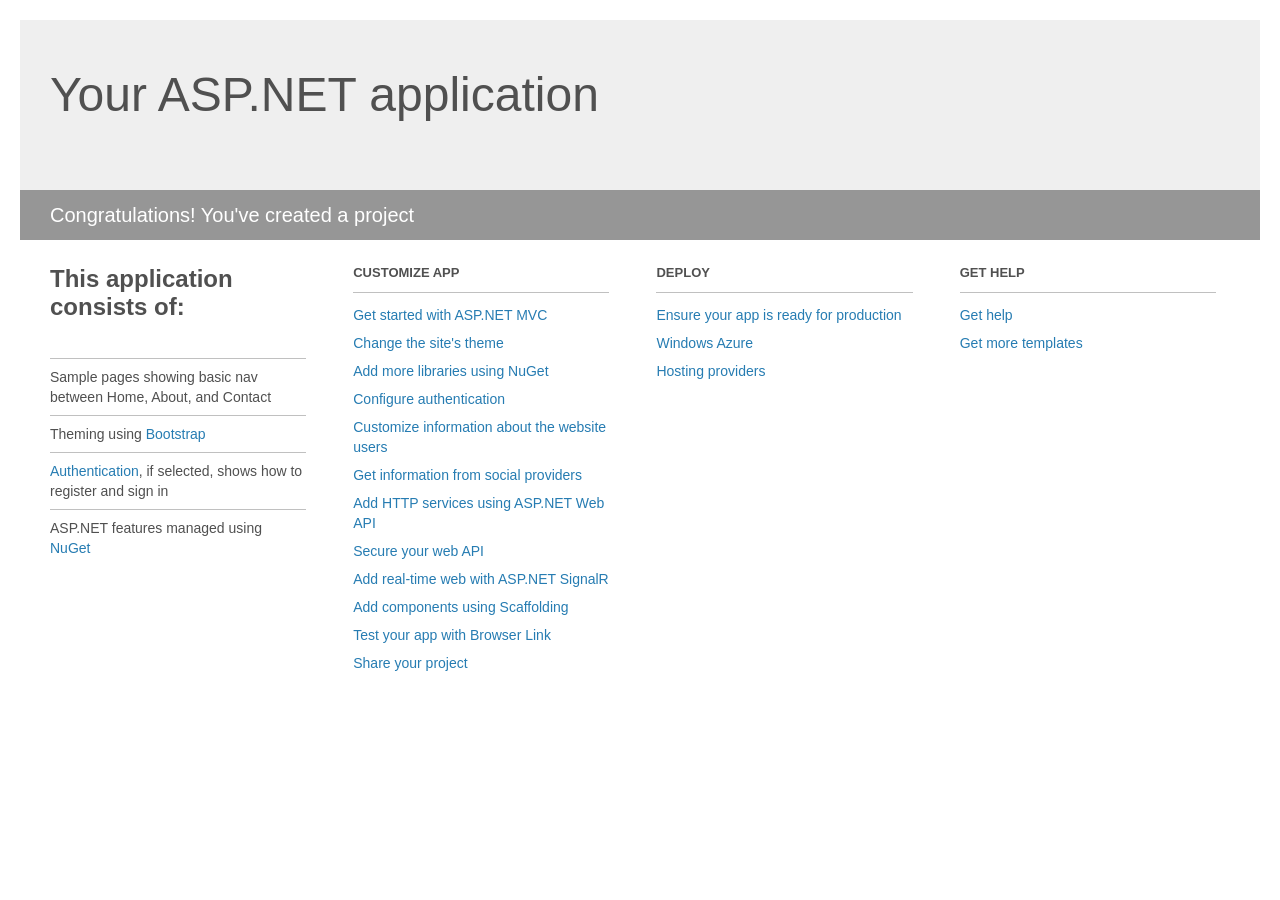
<file: EmployeeLeaveManagementApp/EmployeeLeaveManagementApp/Project_Readme.html>
﻿<!DOCTYPE html>
<html lang="en">
<head>
    <meta charset="utf-8" />
    <title>Your ASP.NET application</title>
    <style>
        body {
            background: #fff;
            color: #505050;
            font: 14px 'Segoe UI', tahoma, arial, helvetica, sans-serif;
            margin: 20px;
            padding: 0;
        }

        #header {
            background: #efefef;
            padding: 0;
        }

        h1 {
            font-size: 48px;
            font-weight: normal;
            margin: 0;
            padding: 0 30px;
            line-height: 150px;
        }

        p {
            font-size: 20px;
            color: #fff;
            background: #969696;
            padding: 0 30px;
            line-height: 50px;
        }

        #main {
            padding: 5px 30px;
        }

        .section {
            width: 21.7%;
            float: left;
            margin: 0 0 0 4%;
        }

            .section h2 {
                font-size: 13px;
                text-transform: uppercase;
                margin: 0;
                border-bottom: 1px solid silver;
                padding-bottom: 12px;
                margin-bottom: 8px;
            }

            .section.first {
                margin-left: 0;
            }

                .section.first h2 {
                    font-size: 24px;
                    text-transform: none;
                    margin-bottom: 25px;
                    border: none;
                }

                .section.first li {
                    border-top: 1px solid silver;
                    padding: 8px 0;
                }

            .section.last {
                margin-right: 0;
            }

        ul {
            list-style: none;
            padding: 0;
            margin: 0;
            line-height: 20px;
        }

        li {
            padding: 4px 0;
        }

        a {
            color: #267cb2;
            text-decoration: none;
        }

            a:hover {
                text-decoration: underline;
            }
    </style>
</head>
<body>

    <div id="header">
        <h1>Your ASP.NET application</h1>
        <p>Congratulations! You've created a project</p>
    </div>

    <div id="main">
        <div class="section first">
            <h2>This application consists of:</h2>
            <ul>
                <li>Sample pages showing basic nav between Home, About, and Contact</li>
                <li>Theming using <a href="http://go.microsoft.com/fwlink/?LinkID=320754">Bootstrap</a></li>
                <li><a href="http://go.microsoft.com/fwlink/?LinkID=320755">Authentication</a>, if selected, shows how to register and sign in</li>
                <li>ASP.NET features managed using <a href="http://go.microsoft.com/fwlink/?LinkID=320756">NuGet</a></li>
            </ul>
        </div>

        <div class="section">
            <h2>Customize app</h2>
            <ul>
                <li><a href="http://go.microsoft.com/fwlink/?LinkID=320757">Get started with ASP.NET MVC</a></li>
                <li><a href="http://go.microsoft.com/fwlink/?LinkID=320758">Change the site's theme</a></li>
                <li><a href="http://go.microsoft.com/fwlink/?LinkID=320759">Add more libraries using NuGet</a></li>
                <li><a href="http://go.microsoft.com/fwlink/?LinkID=320760">Configure authentication</a></li>
                <li><a href="http://go.microsoft.com/fwlink/?LinkID=320761">Customize information about the website users</a></li>
                <li><a href="http://go.microsoft.com/fwlink/?LinkID=320762">Get information from social providers</a></li>
                <li><a href="http://go.microsoft.com/fwlink/?LinkID=320763">Add HTTP services using ASP.NET Web API</a></li>
                <li><a href="http://go.microsoft.com/fwlink/?LinkID=320764">Secure your web API</a></li>
                <li><a href="http://go.microsoft.com/fwlink/?LinkID=320765">Add real-time web with ASP.NET SignalR</a></li>
                <li><a href="http://go.microsoft.com/fwlink/?LinkID=320766">Add components using Scaffolding</a></li>
                <li><a href="http://go.microsoft.com/fwlink/?LinkID=320767">Test your app with Browser Link</a></li>
                <li><a href="http://go.microsoft.com/fwlink/?LinkID=320768">Share your project</a></li>
            </ul>
        </div>

        <div class="section">
            <h2>Deploy</h2>
            <ul>
                <li><a href="http://go.microsoft.com/fwlink/?LinkID=320769">Ensure your app is ready for production</a></li>
                <li><a href="http://go.microsoft.com/fwlink/?LinkID=320770">Windows Azure</a></li>
                <li><a href="http://go.microsoft.com/fwlink/?LinkID=320771">Hosting providers</a></li>
            </ul>
        </div>

        <div class="section last">
            <h2>Get help</h2>
            <ul>
                <li><a href="http://go.microsoft.com/fwlink/?LinkID=320772">Get help</a></li>
                <li><a href="http://go.microsoft.com/fwlink/?LinkID=320773">Get more templates</a></li>
            </ul>
        </div>
    </div>

</body>
</html>
</file>
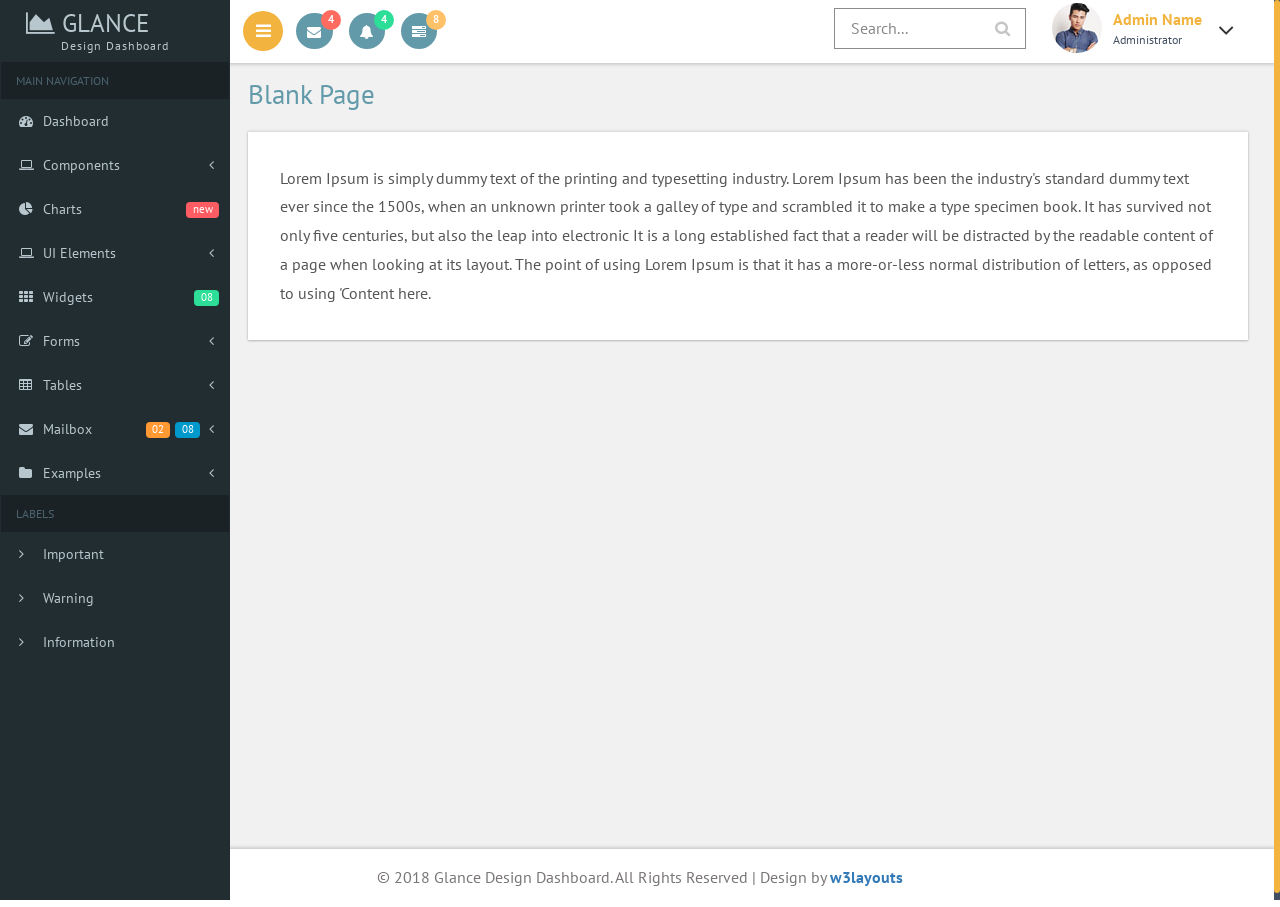
<file: EmployeeLeaveManagementApp/EmployeeLeaveManagementApp/theme/blank-page.html>
﻿<!--
Author: W3layouts
Author URL: http://w3layouts.com
License: Creative Commons Attribution 3.0 Unported
License URL: http://creativecommons.org/licenses/by/3.0/
-->
<!DOCTYPE HTML>
<html>
<head>
<title>Glance Design Dashboard an Admin Panel Category Flat Bootstrap Responsive Website Template | Blank Page :: w3layouts</title>
<meta name="viewport" content="width=device-width, initial-scale=1">
<meta http-equiv="Content-Type" content="text/html; charset=utf-8" />
<meta name="keywords" content="Glance Design Dashboard Responsive web template, Bootstrap Web Templates, Flat Web Templates, Android Compatible web template, 
SmartPhone Compatible web template, free WebDesigns for Nokia, Samsung, LG, SonyEricsson, Motorola web design" />
<script type="application/x-javascript"> addEventListener("load", function() { setTimeout(hideURLbar, 0); }, false); function hideURLbar(){ window.scrollTo(0,1); } </script>

<!-- Bootstrap Core CSS -->
<link href="css/bootstrap.css" rel='stylesheet' type='text/css' />

<!-- Custom CSS -->
<link href="css/style.css" rel='stylesheet' type='text/css' />

<!-- font-awesome icons CSS -->
<link href="css/font-awesome.css" rel="stylesheet"> 
<!-- //font-awesome icons CSS -->

 <!-- side nav css file -->
 <link href='css/SidebarNav.min.css' media='all' rel='stylesheet' type='text/css'/>
 <!-- side nav css file -->
 
 <!-- js-->
<script src="js/jquery-1.11.1.min.js"></script>
<script src="js/modernizr.custom.js"></script>

<!--webfonts-->
<link href="//fonts.googleapis.com/css?family=PT+Sans:400,400i,700,700i&amp;subset=cyrillic,cyrillic-ext,latin-ext" rel="stylesheet">
<!--//webfonts--> 

<!-- Metis Menu -->
<script src="js/metisMenu.min.js"></script>
<script src="js/custom.js"></script>
<link href="css/custom.css" rel="stylesheet">
<!--//Metis Menu -->

</head> 
<body class="cbp-spmenu-push">
	<div class="main-content">
	<div class="cbp-spmenu cbp-spmenu-vertical cbp-spmenu-left" id="cbp-spmenu-s1">
		<!--left-fixed -navigation-->
		<aside class="sidebar-left">
      <nav class="navbar navbar-inverse">
          <div class="navbar-header">
            <button type="button" class="navbar-toggle collapsed" data-toggle="collapse" data-target=".collapse" aria-expanded="false">
            <span class="sr-only">Toggle navigation</span>
            <span class="icon-bar"></span>
            <span class="icon-bar"></span>
            <span class="icon-bar"></span>
            </button>
            <h1><a class="navbar-brand" href="index.html"><span class="fa fa-area-chart"></span> Glance<span class="dashboard_text">Design dashboard</span></a></h1>
          </div>
          <div class="collapse navbar-collapse" id="bs-example-navbar-collapse-1">
            <ul class="sidebar-menu">
              <li class="header">MAIN NAVIGATION</li>
              <li class="treeview">
                <a href="index.html">
                <i class="fa fa-dashboard"></i> <span>Dashboard</span>
                </a>
              </li>
			  <li class="treeview">
                <a href="#">
                <i class="fa fa-laptop"></i>
                <span>Components</span>
                <i class="fa fa-angle-left pull-right"></i>
                </a>
                <ul class="treeview-menu">
                  <li><a href="grids.html"><i class="fa fa-angle-right"></i> Grids</a></li>
                  <li><a href="media.html"><i class="fa fa-angle-right"></i> Media Css</a></li>
                </ul>
              </li>
              <li class="treeview">
                <a href="charts.html">
                <i class="fa fa-pie-chart"></i>
                <span>Charts</span>
                <span class="label label-primary pull-right">new</span>
                </a>
              </li>
              <li class="treeview">
                <a href="#">
                <i class="fa fa-laptop"></i>
                <span>UI Elements</span>
                <i class="fa fa-angle-left pull-right"></i>
                </a>
                <ul class="treeview-menu">
                  <li><a href="general.html"><i class="fa fa-angle-right"></i> General</a></li>
                  <li><a href="icons.html"><i class="fa fa-angle-right"></i> Icons</a></li>
                  <li><a href="buttons.html"><i class="fa fa-angle-right"></i> Buttons</a></li>
                  <li><a href="typography.html"><i class="fa fa-angle-right"></i> Typography</a></li>
                </ul>
              </li>
			  <li>
                <a href="widgets.html">
                <i class="fa fa-th"></i> <span>Widgets</span>
                <small class="label pull-right label-info">08</small>
                </a>
              </li>
              <li class="treeview">
                <a href="#">
                <i class="fa fa-edit"></i> <span>Forms</span>
                <i class="fa fa-angle-left pull-right"></i>
                </a>
                <ul class="treeview-menu">
                  <li><a href="forms.html"><i class="fa fa-angle-right"></i> General Forms</a></li>
                  <li><a href="validation.html"><i class="fa fa-angle-right"></i> Form Validations</a></li>
                </ul>
              </li>
              <li class="treeview">
                <a href="#">
                <i class="fa fa-table"></i> <span>Tables</span>
                <i class="fa fa-angle-left pull-right"></i>
                </a>
                <ul class="treeview-menu">
                  <li><a href="tables.html"><i class="fa fa-angle-right"></i> Simple tables</a></li>
                </ul>
              </li>
              <li class="treeview">
                <a href="#">
                <i class="fa fa-envelope"></i> <span>Mailbox</span>
                <i class="fa fa-angle-left pull-right"></i><small class="label pull-right label-info1">08</small><span class="label label-primary1 pull-right">02</span></a>
                <ul class="treeview-menu">
                  <li><a href="inbox.html"><i class="fa fa-angle-right"></i> Mail Inbox</a></li>
                  <li><a href="compose.html"><i class="fa fa-angle-right"></i> Compose Mail </a></li>
                </ul>
              </li>
              <li class="treeview">
                <a href="#">
                <i class="fa fa-folder"></i> <span>Examples</span>
                <i class="fa fa-angle-left pull-right"></i>
                </a>
                <ul class="treeview-menu">
                  <li><a href="login.html"><i class="fa fa-angle-right"></i> Login</a></li>
                  <li><a href="signup.html"><i class="fa fa-angle-right"></i> Register</a></li>
                  <li><a href="404.html"><i class="fa fa-angle-right"></i> 404 Error</a></li>
                  <li><a href="500.html"><i class="fa fa-angle-right"></i> 500 Error</a></li>
                  <li><a href="blank-page.html"><i class="fa fa-angle-right"></i> Blank Page</a></li>
                </ul>
              </li>
              <li class="header">LABELS</li>
              <li><a href="#"><i class="fa fa-angle-right text-red"></i> <span>Important</span></a></li>
              <li><a href="#"><i class="fa fa-angle-right text-yellow"></i> <span>Warning</span></a></li>
              <li><a href="#"><i class="fa fa-angle-right text-aqua"></i> <span>Information</span></a></li>
            </ul>
          </div>
          <!-- /.navbar-collapse -->
      </nav>
    </aside>
	</div>
		<!--left-fixed -navigation-->
		
		<!-- header-starts -->
		<div class="sticky-header header-section ">
			<div class="header-left">
				
				<!--toggle button start-->
				<button id="showLeftPush"><i class="fa fa-bars"></i></button>
				<!--toggle button end-->
				<div class="profile_details_left"><!--notifications of menu start -->
					<ul class="nofitications-dropdown">
						<li class="dropdown head-dpdn">
							<a href="#" class="dropdown-toggle" data-toggle="dropdown" aria-expanded="false"><i class="fa fa-envelope"></i><span class="badge">4</span></a>
							<ul class="dropdown-menu">
								<li>
									<div class="notification_header">
										<h3>You have 3 new messages</h3>
									</div>
								</li>
								<li><a href="#">
								   <div class="user_img"><img src="images/1.jpg" alt=""></div>
								   <div class="notification_desc">
									<p>Lorem ipsum dolor amet</p>
									<p><span>1 hour ago</span></p>
									</div>
								   <div class="clearfix"></div>	
								</a></li>
								<li class="odd"><a href="#">
									<div class="user_img"><img src="images/4.jpg" alt=""></div>
								   <div class="notification_desc">
									<p>Lorem ipsum dolor amet </p>
									<p><span>1 hour ago</span></p>
									</div>
								  <div class="clearfix"></div>	
								</a></li>
								<li><a href="#">
								   <div class="user_img"><img src="images/3.jpg" alt=""></div>
								   <div class="notification_desc">
									<p>Lorem ipsum dolor amet </p>
									<p><span>1 hour ago</span></p>
									</div>
								   <div class="clearfix"></div>	
								</a></li>
								<li>
									<div class="notification_bottom">
										<a href="#">See all messages</a>
									</div> 
								</li>
							</ul>
						</li>
						<li class="dropdown head-dpdn">
							<a href="#" class="dropdown-toggle" data-toggle="dropdown" aria-expanded="false"><i class="fa fa-bell"></i><span class="badge blue">4</span></a>
							<ul class="dropdown-menu">
								<li>
									<div class="notification_header">
										<h3>You have 3 new notification</h3>
									</div>
								</li>
								<li><a href="#">
									<div class="user_img"><img src="images/4.jpg" alt=""></div>
								   <div class="notification_desc">
									<p>Lorem ipsum dolor amet</p>
									<p><span>1 hour ago</span></p>
									</div>
								  <div class="clearfix"></div>	
								 </a></li>
								 <li class="odd"><a href="#">
									<div class="user_img"><img src="images/1.jpg" alt=""></div>
								   <div class="notification_desc">
									<p>Lorem ipsum dolor amet </p>
									<p><span>1 hour ago</span></p>
									</div>
								   <div class="clearfix"></div>	
								 </a></li>
								 <li><a href="#">
									<div class="user_img"><img src="images/3.jpg" alt=""></div>
								   <div class="notification_desc">
									<p>Lorem ipsum dolor amet </p>
									<p><span>1 hour ago</span></p>
									</div>
								   <div class="clearfix"></div>	
								 </a></li>
								 <li>
									<div class="notification_bottom">
										<a href="#">See all notifications</a>
									</div> 
								</li>
							</ul>
						</li>	
						<li class="dropdown head-dpdn">
							<a href="#" class="dropdown-toggle" data-toggle="dropdown" aria-expanded="false"><i class="fa fa-tasks"></i><span class="badge blue1">8</span></a>
							<ul class="dropdown-menu">
								<li>
									<div class="notification_header">
										<h3>You have 8 pending task</h3>
									</div>
								</li>
								<li><a href="#">
									<div class="task-info">
										<span class="task-desc">Database update</span><span class="percentage">40%</span>
										<div class="clearfix"></div>	
									</div>
									<div class="progress progress-striped active">
										<div class="bar yellow" style="width:40%;"></div>
									</div>
								</a></li>
								<li><a href="#">
									<div class="task-info">
										<span class="task-desc">Dashboard done</span><span class="percentage">90%</span>
									   <div class="clearfix"></div>	
									</div>
									<div class="progress progress-striped active">
										 <div class="bar green" style="width:90%;"></div>
									</div>
								</a></li>
								<li><a href="#">
									<div class="task-info">
										<span class="task-desc">Mobile App</span><span class="percentage">33%</span>
										<div class="clearfix"></div>	
									</div>
								   <div class="progress progress-striped active">
										 <div class="bar red" style="width: 33%;"></div>
									</div>
								</a></li>
								<li><a href="#">
									<div class="task-info">
										<span class="task-desc">Issues fixed</span><span class="percentage">80%</span>
									   <div class="clearfix"></div>	
									</div>
									<div class="progress progress-striped active">
										 <div class="bar  blue" style="width: 80%;"></div>
									</div>
								</a></li>
								<li>
									<div class="notification_bottom">
										<a href="#">See all pending tasks</a>
									</div> 
								</li>
							</ul>
						</li>	
					</ul>
				    <div class="clearfix"> </div>
				</div>
			    <!--notification menu end -->
			    <div class="clearfix"> </div>
			</div>
            

		    <div class="header-right">
				<!--search-box-->
				<div class="search-box">
					<form class="input">
						<input class="sb-search-input input__field--madoka" placeholder="Search..." type="search" id="input-31" />
						<label class="input__label" for="input-31">
							<svg class="graphic" width="100%" height="100%" viewBox="0 0 404 77" preserveAspectRatio="none">
								<path d="m0,0l404,0l0,77l-404,0l0,-77z"/>
							</svg>
						</label>
					</form>
				</div><!--//end-search-box-->
				
				<div class="profile_details">		
					<ul>
						<li class="dropdown profile_details_drop">
							<a href="#" class="dropdown-toggle" data-toggle="dropdown" aria-expanded="false">
								<div class="profile_img">	
									<span class="prfil-img"><img src="images/2.jpg" alt=""> </span> 
									<div class="user-name">
										<p>Admin Name</p>
										<span>Administrator</span>
									</div>
									<i class="fa fa-angle-down lnr"></i>
									<i class="fa fa-angle-up lnr"></i>
									<div class="clearfix"></div>	
								</div>	
							</a>
							<ul class="dropdown-menu drp-mnu">
								<li> <a href="#"><i class="fa fa-cog"></i> Settings</a> </li> 
								<li> <a href="#"><i class="fa fa-user"></i> My Account</a> </li>
								<li> <a href="#"><i class="fa fa-suitcase"></i> Profile</a> </li> 
								<li> <a href="#"><i class="fa fa-sign-out"></i> Logout</a> </li>
							</ul>
						</li>
					</ul>
				</div>
				<div class="clearfix"> </div>				
			</div>
			<div class="clearfix"> </div>	
		</div>
		<!-- //header-ends -->
		<!-- main content start-->
		<div id="page-wrapper">
			<div class="main-page">
				<h2 class="title1">Blank Page</h2>
				<div class="blank-page widget-shadow scroll" id="style-2 div1">
					<p>Lorem Ipsum is simply dummy text of the printing and typesetting industry. Lorem Ipsum has been the industry's standard dummy text ever since the 1500s, when an unknown printer took a galley of type and scrambled it to make a type specimen book. It has survived not only five centuries, but also the leap into electronic 
						It is a long established fact that a reader will be distracted by the readable content of a page when looking at its layout. The point of using Lorem Ipsum is that it has a more-or-less normal distribution of letters, as opposed to using 'Content here.
					</p>
				</div>
			</div>
		</div>
		<!--footer-->
		<div class="footer">
		   <p>&copy; 2018 Glance Design Dashboard. All Rights Reserved | Design by <a href="https://w3layouts.com/" target="_blank">w3layouts</a></p>
	   </div>
        <!--//footer-->
	</div>
	
	<!-- side nav js -->
	<script src='js/SidebarNav.min.js' type='text/javascript'></script>
	<script>
      $('.sidebar-menu').SidebarNav()
    </script>
	<!-- //side nav js -->
	
	<!-- Classie --><!-- for toggle left push menu script -->
		<script src="js/classie.js"></script>
		<script>
			var menuLeft = document.getElementById( 'cbp-spmenu-s1' ),
				showLeftPush = document.getElementById( 'showLeftPush' ),
				body = document.body;
				
			showLeftPush.onclick = function() {
				classie.toggle( this, 'active' );
				classie.toggle( body, 'cbp-spmenu-push-toright' );
				classie.toggle( menuLeft, 'cbp-spmenu-open' );
				disableOther( 'showLeftPush' );
			};
			
			function disableOther( button ) {
				if( button !== 'showLeftPush' ) {
					classie.toggle( showLeftPush, 'disabled' );
				}
			}
		</script>
	<!-- //Classie --><!-- //for toggle left push menu script -->
	
	<!--scrolling js-->
	<script src="js/jquery.nicescroll.js"></script>
	<script src="js/scripts.js"></script>
	<!--//scrolling js-->
	
	<!-- Bootstrap Core JavaScript -->
   <script src="js/bootstrap.js"> </script>
   
</body>
</html>
</file>
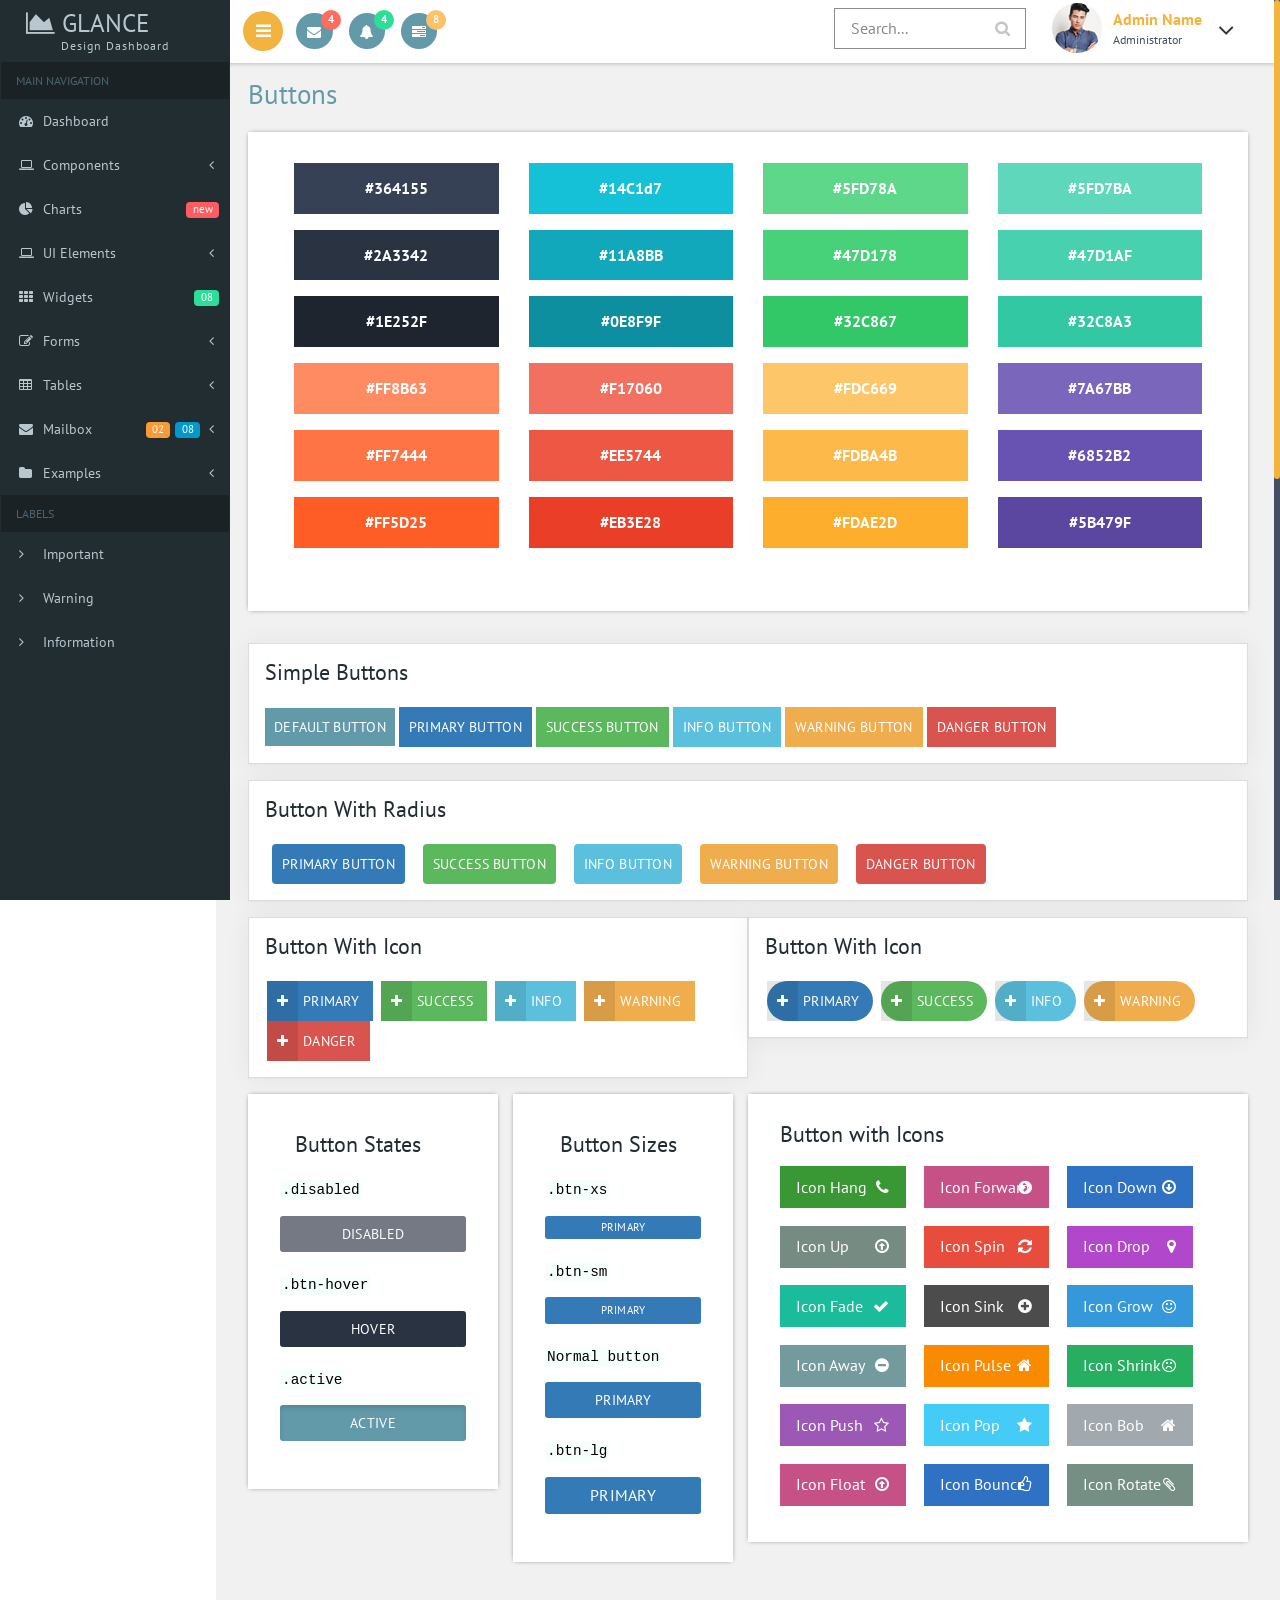
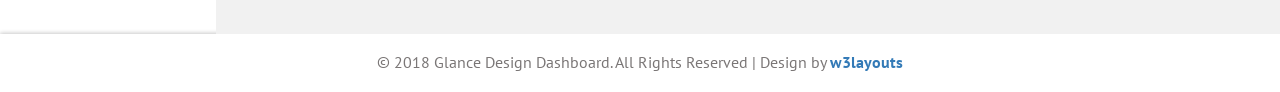
<file: EmployeeLeaveManagementApp/EmployeeLeaveManagementApp/theme/buttons.html>
<!--
Author: W3layouts
Author URL: http://w3layouts.com
License: Creative Commons Attribution 3.0 Unported
License URL: http://creativecommons.org/licenses/by/3.0/
-->
<!DOCTYPE HTML>
<html>
<head>
<title>Glance Design Dashboard an Admin Panel Category Flat Bootstrap Responsive Website Template | Buttons :: w3layouts</title>
<meta name="viewport" content="width=device-width, initial-scale=1">
<meta http-equiv="Content-Type" content="text/html; charset=utf-8" />
<meta name="keywords" content="Glance Design Dashboard Responsive web template, Bootstrap Web Templates, Flat Web Templates, Android Compatible web template, 
SmartPhone Compatible web template, free WebDesigns for Nokia, Samsung, LG, SonyEricsson, Motorola web design" />
<script type="application/x-javascript"> addEventListener("load", function() { setTimeout(hideURLbar, 0); }, false); function hideURLbar(){ window.scrollTo(0,1); } </script>

<!-- Bootstrap Core CSS -->
<link href="css/bootstrap.css" rel='stylesheet' type='text/css' />

<!-- Custom CSS -->
<link href="css/style.css" rel='stylesheet' type='text/css' />

<!-- font-awesome icons CSS -->
<link href="css/font-awesome.css" rel="stylesheet"> 
<!-- //font-awesome icons CSS -->

 <!-- side nav css file -->
 <link href='css/SidebarNav.min.css' media='all' rel='stylesheet' type='text/css'/>
 <!-- side nav css file -->
 
 <!-- js-->
<script src="js/jquery-1.11.1.min.js"></script>
<script src="js/modernizr.custom.js"></script>

<!--webfonts-->
<link href="//fonts.googleapis.com/css?family=PT+Sans:400,400i,700,700i&amp;subset=cyrillic,cyrillic-ext,latin-ext" rel="stylesheet">
<!--//webfonts--> 

<!-- Metis Menu -->
<script src="js/metisMenu.min.js"></script>
<script src="js/custom.js"></script>
<link href="css/custom.css" rel="stylesheet">
<!--//Metis Menu -->

</head> 
<body class="cbp-spmenu-push">
	<div class="main-content">
	<div class="cbp-spmenu cbp-spmenu-vertical cbp-spmenu-left" id="cbp-spmenu-s1">
		<!--left-fixed -navigation-->
		<aside class="sidebar-left">
      <nav class="navbar navbar-inverse">
          <div class="navbar-header">
            <button type="button" class="navbar-toggle collapsed" data-toggle="collapse" data-target=".collapse" aria-expanded="false">
            <span class="sr-only">Toggle navigation</span>
            <span class="icon-bar"></span>
            <span class="icon-bar"></span>
            <span class="icon-bar"></span>
            </button>
            <h1><a class="navbar-brand" href="index.html"><span class="fa fa-area-chart"></span> Glance<span class="dashboard_text">Design dashboard</span></a></h1>
          </div>
          <div class="collapse navbar-collapse" id="bs-example-navbar-collapse-1">
            <ul class="sidebar-menu">
              <li class="header">MAIN NAVIGATION</li>
              <li class="treeview">
                <a href="index.html">
                <i class="fa fa-dashboard"></i> <span>Dashboard</span>
                </a>
              </li>
			  <li class="treeview">
                <a href="#">
                <i class="fa fa-laptop"></i>
                <span>Components</span>
                <i class="fa fa-angle-left pull-right"></i>
                </a>
                <ul class="treeview-menu">
                  <li><a href="grids.html"><i class="fa fa-angle-right"></i> Grids</a></li>
                  <li><a href="media.html"><i class="fa fa-angle-right"></i> Media Css</a></li>
                </ul>
              </li>
              <li class="treeview">
                <a href="charts.html">
                <i class="fa fa-pie-chart"></i>
                <span>Charts</span>
                <span class="label label-primary pull-right">new</span>
                </a>
              </li>
              <li class="treeview">
                <a href="#">
                <i class="fa fa-laptop"></i>
                <span>UI Elements</span>
                <i class="fa fa-angle-left pull-right"></i>
                </a>
                <ul class="treeview-menu">
                  <li><a href="general.html"><i class="fa fa-angle-right"></i> General</a></li>
                  <li><a href="icons.html"><i class="fa fa-angle-right"></i> Icons</a></li>
                  <li><a href="buttons.html"><i class="fa fa-angle-right"></i> Buttons</a></li>
                  <li><a href="typography.html"><i class="fa fa-angle-right"></i> Typography</a></li>
                </ul>
              </li>
			  <li>
                <a href="widgets.html">
                <i class="fa fa-th"></i> <span>Widgets</span>
                <small class="label pull-right label-info">08</small>
                </a>
              </li>
              <li class="treeview">
                <a href="#">
                <i class="fa fa-edit"></i> <span>Forms</span>
                <i class="fa fa-angle-left pull-right"></i>
                </a>
                <ul class="treeview-menu">
                  <li><a href="forms.html"><i class="fa fa-angle-right"></i> General Forms</a></li>
                  <li><a href="validation.html"><i class="fa fa-angle-right"></i> Form Validations</a></li>
                </ul>
              </li>
              <li class="treeview">
                <a href="#">
                <i class="fa fa-table"></i> <span>Tables</span>
                <i class="fa fa-angle-left pull-right"></i>
                </a>
                <ul class="treeview-menu">
                  <li><a href="tables.html"><i class="fa fa-angle-right"></i> Simple tables</a></li>
                </ul>
              </li>
              <li class="treeview">
                <a href="#">
                <i class="fa fa-envelope"></i> <span>Mailbox</span>
                <i class="fa fa-angle-left pull-right"></i><small class="label pull-right label-info1">08</small><span class="label label-primary1 pull-right">02</span></a>
                <ul class="treeview-menu">
                  <li><a href="inbox.html"><i class="fa fa-angle-right"></i> Mail Inbox</a></li>
                  <li><a href="compose.html"><i class="fa fa-angle-right"></i> Compose Mail </a></li>
                </ul>
              </li>
              <li class="treeview">
                <a href="#">
                <i class="fa fa-folder"></i> <span>Examples</span>
                <i class="fa fa-angle-left pull-right"></i>
                </a>
                <ul class="treeview-menu">
                  <li><a href="login.html"><i class="fa fa-angle-right"></i> Login</a></li>
                  <li><a href="signup.html"><i class="fa fa-angle-right"></i> Register</a></li>
                  <li><a href="404.html"><i class="fa fa-angle-right"></i> 404 Error</a></li>
                  <li><a href="500.html"><i class="fa fa-angle-right"></i> 500 Error</a></li>
                  <li><a href="blank-page.html"><i class="fa fa-angle-right"></i> Blank Page</a></li>
                </ul>
              </li>
              <li class="header">LABELS</li>
              <li><a href="#"><i class="fa fa-angle-right text-red"></i> <span>Important</span></a></li>
              <li><a href="#"><i class="fa fa-angle-right text-yellow"></i> <span>Warning</span></a></li>
              <li><a href="#"><i class="fa fa-angle-right text-aqua"></i> <span>Information</span></a></li>
            </ul>
          </div>
          <!-- /.navbar-collapse -->
      </nav>
    </aside>
	</div>
		<!--left-fixed -navigation-->
		
		<!-- header-starts -->
		<div class="sticky-header header-section ">
			<div class="header-left">
				
				<!--toggle button start-->
				<button id="showLeftPush"><i class="fa fa-bars"></i></button>
				<!--toggle button end-->
				<div class="profile_details_left"><!--notifications of menu start -->
					<ul class="nofitications-dropdown">
						<li class="dropdown head-dpdn">
							<a href="#" class="dropdown-toggle" data-toggle="dropdown" aria-expanded="false"><i class="fa fa-envelope"></i><span class="badge">4</span></a>
							<ul class="dropdown-menu">
								<li>
									<div class="notification_header">
										<h3>You have 3 new messages</h3>
									</div>
								</li>
								<li><a href="#">
								   <div class="user_img"><img src="images/1.jpg" alt=""></div>
								   <div class="notification_desc">
									<p>Lorem ipsum dolor amet</p>
									<p><span>1 hour ago</span></p>
									</div>
								   <div class="clearfix"></div>	
								</a></li>
								<li class="odd"><a href="#">
									<div class="user_img"><img src="images/4.jpg" alt=""></div>
								   <div class="notification_desc">
									<p>Lorem ipsum dolor amet </p>
									<p><span>1 hour ago</span></p>
									</div>
								  <div class="clearfix"></div>	
								</a></li>
								<li><a href="#">
								   <div class="user_img"><img src="images/3.jpg" alt=""></div>
								   <div class="notification_desc">
									<p>Lorem ipsum dolor amet </p>
									<p><span>1 hour ago</span></p>
									</div>
								   <div class="clearfix"></div>	
								</a></li>
								<li>
									<div class="notification_bottom">
										<a href="#">See all messages</a>
									</div> 
								</li>
							</ul>
						</li>
						<li class="dropdown head-dpdn">
							<a href="#" class="dropdown-toggle" data-toggle="dropdown" aria-expanded="false"><i class="fa fa-bell"></i><span class="badge blue">4</span></a>
							<ul class="dropdown-menu">
								<li>
									<div class="notification_header">
										<h3>You have 3 new notification</h3>
									</div>
								</li>
								<li><a href="#">
									<div class="user_img"><img src="images/4.jpg" alt=""></div>
								   <div class="notification_desc">
									<p>Lorem ipsum dolor amet</p>
									<p><span>1 hour ago</span></p>
									</div>
								  <div class="clearfix"></div>	
								 </a></li>
								 <li class="odd"><a href="#">
									<div class="user_img"><img src="images/1.jpg" alt=""></div>
								   <div class="notification_desc">
									<p>Lorem ipsum dolor amet </p>
									<p><span>1 hour ago</span></p>
									</div>
								   <div class="clearfix"></div>	
								 </a></li>
								 <li><a href="#">
									<div class="user_img"><img src="images/3.jpg" alt=""></div>
								   <div class="notification_desc">
									<p>Lorem ipsum dolor amet </p>
									<p><span>1 hour ago</span></p>
									</div>
								   <div class="clearfix"></div>	
								 </a></li>
								 <li>
									<div class="notification_bottom">
										<a href="#">See all notifications</a>
									</div> 
								</li>
							</ul>
						</li>	
						<li class="dropdown head-dpdn">
							<a href="#" class="dropdown-toggle" data-toggle="dropdown" aria-expanded="false"><i class="fa fa-tasks"></i><span class="badge blue1">8</span></a>
							<ul class="dropdown-menu">
								<li>
									<div class="notification_header">
										<h3>You have 8 pending task</h3>
									</div>
								</li>
								<li><a href="#">
									<div class="task-info">
										<span class="task-desc">Database update</span><span class="percentage">40%</span>
										<div class="clearfix"></div>	
									</div>
									<div class="progress progress-striped active">
										<div class="bar yellow" style="width:40%;"></div>
									</div>
								</a></li>
								<li><a href="#">
									<div class="task-info">
										<span class="task-desc">Dashboard done</span><span class="percentage">90%</span>
									   <div class="clearfix"></div>	
									</div>
									<div class="progress progress-striped active">
										 <div class="bar green" style="width:90%;"></div>
									</div>
								</a></li>
								<li><a href="#">
									<div class="task-info">
										<span class="task-desc">Mobile App</span><span class="percentage">33%</span>
										<div class="clearfix"></div>	
									</div>
								   <div class="progress progress-striped active">
										 <div class="bar red" style="width: 33%;"></div>
									</div>
								</a></li>
								<li><a href="#">
									<div class="task-info">
										<span class="task-desc">Issues fixed</span><span class="percentage">80%</span>
									   <div class="clearfix"></div>	
									</div>
									<div class="progress progress-striped active">
										 <div class="bar  blue" style="width: 80%;"></div>
									</div>
								</a></li>
								<li>
									<div class="notification_bottom">
										<a href="#">See all pending tasks</a>
									</div> 
								</li>
							</ul>
						</li>	
					</ul>
					<div class="clearfix"> </div>
				</div>
				<!--notification menu end -->
				<div class="clearfix"> </div>
			</div>
			<div class="header-right">
				
				
				<!--search-box-->
				<div class="search-box">
					<form class="input">
						<input class="sb-search-input input__field--madoka" placeholder="Search..." type="search" id="input-31" />
						<label class="input__label" for="input-31">
							<svg class="graphic" width="100%" height="100%" viewBox="0 0 404 77" preserveAspectRatio="none">
								<path d="m0,0l404,0l0,77l-404,0l0,-77z"/>
							</svg>
						</label>
					</form>
				</div><!--//end-search-box-->
				
				<div class="profile_details">		
					<ul>
						<li class="dropdown profile_details_drop">
							<a href="#" class="dropdown-toggle" data-toggle="dropdown" aria-expanded="false">
								<div class="profile_img">	
									<span class="prfil-img"><img src="images/2.jpg" alt=""> </span> 
									<div class="user-name">
										<p>Admin Name</p>
										<span>Administrator</span>
									</div>
									<i class="fa fa-angle-down lnr"></i>
									<i class="fa fa-angle-up lnr"></i>
									<div class="clearfix"></div>	
								</div>	
							</a>
							<ul class="dropdown-menu drp-mnu">
								<li> <a href="#"><i class="fa fa-cog"></i> Settings</a> </li> 
								<li> <a href="#"><i class="fa fa-user"></i> My Account</a> </li>
								<li> <a href="#"><i class="fa fa-suitcase"></i> Profile</a> </li> 
								<li> <a href="#"><i class="fa fa-sign-out"></i> Logout</a> </li>
							</ul>
						</li>
					</ul>
				</div>
				<div class="clearfix"> </div>				
			</div>
			<div class="clearfix"> </div>	
		</div>
		<!-- //header-ends -->
		<!-- main content start-->
		<div id="page-wrapper">
			<div class="main-page">
				<h2 class="title1">Buttons</h2>
				<!-- buttons -->
				<!-- Color-variations -->
				<div class="panel1 variations-panel">
					<div class="panel-body mtn">
						<div class="col-adjust-10">
							<div class="row">
								<div class="col-md-3 w3layouts-bnt">
									<div class="bg-dark light pv20 text-white fw600 text-center">#364155 </div>
									<div class="bg-dark pv20 text-white fw600 text-center">#2A3342</div>
									<div class="bg-dark dark pv20 text-white fw600 text-center">#1E252F</div>
								</div>
								<div class="col-md-3 agileits-bnt">
									<div class="bg-primary light pv20 text-white fw600 text-center">#14C1d7</div>
									<div class="bg-primary pv20 text-white fw600 text-center">#11A8BB</div>
									<div class="bg-primary dark pv20 text-white fw600 text-center">#0E8F9F</div>
								</div>
								<div class="col-md-3 agileinfo-bnt">
									<div class="bg-success light pv20 text-white fw600 text-center">#5FD78A</div>
									<div class="bg-success pv20 text-white fw600 text-center">#47D178</div>
									<div class="bg-success dark pv20 text-white fw600 text-center">#32C867</div>
								</div>
								<div class="col-md-3 wthree-bnt">
									<div class="bg-info light pv20 text-white fw600 text-center">#5FD7BA</div>
									<div class="bg-info pv20 text-white fw600 text-center">#47D1AF</div>
									<div class="bg-info dark pv20 text-white fw600 text-center">#32C8A3</div>
								</div>
								<div class="col-md-3 w3-agileits-bnt">
									<div class="bg-warning light pv20 text-white fw600 text-center">#FF8B63</div>
									<div class="bg-warning pv20 text-white fw600 text-center">#FF7444</div>
									<div class="bg-warning dark pv20 text-white fw600 text-center">#FF5D25</div>
								</div>
								<div class="col-md-3 agileits-w3layouts-bnt">
									<div class="bg-danger light pv20 text-white fw600 text-center">#F17060</div>
									<div class="bg-danger pv20 text-white fw600 text-center">#EE5744</div>
									<div class="bg-danger dark pv20 text-white fw600 text-center">#EB3E28</div>
								</div>
								<div class="col-md-3 w3-agile-bnt">
									<div class="bg-alert light pv20 text-white fw600 text-center">#FDC669</div>
									<div class="bg-alert pv20 text-white fw600 text-center">#FDBA4B</div>
									<div class="bg-alert dark pv20 text-white fw600 text-center">#FDAE2D</div>
								</div>
								<div class="col-md-3 agile-bnt">
									<div class="bg-system light pv20 text-white fw600 text-center">#7A67BB</div>
									<div class="bg-system pv20 text-white fw600 text-center">#6852B2</div>
									<div class="bg-system dark pv20 text-white fw600 text-center">#5B479F</div>
								</div>
								<div class="clearfix"> </div>
							</div>
						</div>
					</div>
				</div>
				<!-- //Color-variations -->
				<!-- /buttons_w3ls_agile -->
								<div class="buttons_w3ls_agile">
								
									<div class="button_set_one agile_info_shadow">
									 <h3 class="w3_inner_tittle two">Simple Buttons</h3>
										<!-- Standard button -->
											<button type = "button" class = "btn btn-default">Default Button</button>

											<!-- Provides extra visual weight and identifies the primary action in a set of buttons -->
											<button type = "button" class = "btn btn-primary">Primary Button</button>

											<!-- Indicates a successful or positive action -->
											<button type = "button" class = "btn btn-success">Success Button</button>

											<!-- Contextual button for informational alert messages -->
											<button type = "button" class = "btn btn-info">Info Button</button>

											<!-- Indicates caution should be taken with this action -->
											<button type = "button" class = "btn btn-warning">Warning Button</button>

											<!-- Indicates a dangerous or potentially negative action -->
											<button type = "button" class = "btn btn-danger">Danger Button</button>

											
									</div>
									<div class="button_set_one two agile_info_shadow">
										<!-- Standard button -->
										 <h3 class="w3_inner_tittle two"> Button With Radius</h3>

											<!-- Provides extra visual weight and identifies the primary action in a set of buttons -->
											<button type = "button" class = "btn btn-primary">Primary Button</button>

											<!-- Indicates a successful or positive action -->
											<button type = "button" class = "btn btn-success">Success Button</button>

											<!-- Contextual button for informational alert messages -->
											<button type = "button" class = "btn btn-info">Info Button</button>

											<!-- Indicates caution should be taken with this action -->
											<button type = "button" class = "btn btn-warning">Warning Button</button>

											<!-- Indicates a dangerous or potentially negative action -->
											<button type = "button" class = "btn btn-danger">Danger Button</button>

											
									</div>
									<div class="clearfix"></div>
								</div>
							<!-- //buttons_w3ls_agile -->
					        <!-- /buttons_w3ls_agile -->
								<div class="buttons_w3ls_agile">
								
									<div class="col-md-6 button_set_one three agile_info_shadow">
									 <h3 class="w3_inner_tittle two">Button With Icon</h3>
										<!-- Standard button -->
											

										<button type="button" class="btn btn-primary btn-flat btn-pri"><i class="fa fa-plus" aria-hidden="true"></i> Primary</button>
										<button type="button" class="btn btn-success btn-flat btn-pri"><i class="fa fa-plus" aria-hidden="true"></i> Success</button>
										
										<button type="button" class="btn btn-info btn-flat btn-pri"><i class="fa fa-plus" aria-hidden="true"></i>Info</button>
										<button type="button" class="btn btn-warning btn-flat btn-pri"><i class="fa fa-plus" aria-hidden="true"></i>Warning</button>
										<button type="button" class="btn btn-danger btn-flat btn-pri"><i class="fa fa-plus" aria-hidden="true"></i>Danger</button>
											
									</div>
									<div class="col-md-6 button_set_one three one agile_info_shadow">
										<!-- Standard button -->
										 <h3 class="w3_inner_tittle two"> Button With Icon</h3>

										<button type="button" class="btn btn-primary btn-flat btn-pri btn-lg"><i class="fa fa-plus" aria-hidden="true"></i> Primary</button>
										<button type="button" class="btn btn-success btn-flat btn-pri btn-md"><i class="fa fa-plus" aria-hidden="true"></i> Success</button>
										
										<button type="button" class="btn btn-info btn-flat btn-pri btn-sm"><i class="fa fa-plus" aria-hidden="true"></i>Info</button>
										<button type="button" class="btn btn-warning btn-flat btn-pri btn-xs"><i class="fa fa-plus" aria-hidden="true"></i>Warning</button>
										
											
									</div>
									<div class="clearfix"></div>
								</div>
							<!-- //buttons_w3ls_agile -->

				
				
				<div class="agile-buttons-grids">
					<!-- button-states -->
					<div class="col-sm-6 col-md-3 button-states-top-grid">
						<div class="panel1 button-states-grid">
							<div class="panel-heading">
								<div class="panel-title pn">
									<h3 class="mtn mb10 fw400">Button States</h3>
								</div>
							</div>
							<div class="mtn">
								<p class="mb15">
									<code>.disabled</code>
								</p>

								<div class="bs-component mb20">
									<button type="button" class="btn disabled btn-dark btn-block">Disabled</button>
								</div>
								<p class="mb15">
									<code>.btn-hover</code>
								</p>

								<div class="bs-component mb20">
									<button type="button" class="btn btn-hover btn-dark btn-block">Hover</button>
								<div id="source-button" class="btn btn-system btn-xs" style="display: none;">&lt; &gt;</div></div>
								<p class="mb15">
									<code>.active</code>
								</p>

								<div class="bs-component mb20">
									<button type="button" class="btn active btn-dark btn-block">Active</button>
								</div>
							</div>
						</div>
					</div>
					<!-- //button-states -->
					
					<!-- button-sizes -->
					<div class="col-sm-6 col-md-3 button-size-grids">
						<div class="panel1 button-sizes">
							<div class="panel-heading">
								<div class="panel-title pn">
									<h3 class="mtn mb10 fw400">Button Sizes</h3>
								</div>
							</div>
							<div class="mtn">
								<p class="mb15">
									<code>.btn-xs</code>
								</p>

								<div class="bs-component mb20">
									<button type="button" class="btn btn-xs btn-primary btn-block">Primary</button>
								</div>
								<p class="mb15">
									<code>.btn-sm</code>
								</p>

								<div class="bs-component mb20">
									<button type="button" class="btn btn-sm btn-primary btn-block">Primary</button>
								</div>

								<p class="mb15">
									<code>Normal button</code>
								</p>

								<div class="bs-component mb20">
									<button type="button" class="btn btn-primary btn-block">Primary</button>
								</div>
								<p class="mb15">
									<code>.btn-lg</code>
								</p>

								<div class="bs-component mb20">
									<button type="button" class="btn btn-lg btn-primary btn-block">Primary</button>
								</div>
							</div>
						</div>
					</div>
					<!-- //button-sizes -->
					<!-- icon-hover-effects -->
					<div class="col-sm-6 hover-buttons">
						<div class="wrap">
							<div class="bg-effect">
								<h2>Button with Icons</h2>
								<ul class="bt-list">
								
										<li><a href="#" class="hvr-icon-grow-rotate col-1">Icon Hang</a></li>
										<li><a href="#" class="hvr-icon-forward col-2">Icon Forward</a></li>
										<li><a href="#" class="hvr-icon-down col-3">Icon Down</a></li>
										<li><a href="#" class="hvr-icon-up col-4">Icon Up</a></li>
								
										<li><a href="#" class="hvr-icon-spin col-5">Icon Spin</a></li>
										<li><a href="#" class="hvr-icon-drop col-6">Icon Drop</a></li>
										<li><a href="#" class="hvr-icon-fade col-7">Icon Fade</a></li>
										<li><a href="#" class="hvr-icon-float-away col-24">Icon Sink</a></li>
									
										<li><a href="#" class="hvr-icon-grow col-9">Icon Grow</a></li>
										<li><a href="#" class="hvr-icon-sink-away col-8">Icon Away</a></li>
										<li><a href="#" class="hvr-icon-pulse col-11">Icon Pulse</a></li>
										<li><a href="#" class="hvr-icon-shrink col-10">Icon Shrink</a></li>
									
										<li><a href="#" class="hvr-icon-push col-14">Icon Push</a></li>
										<li><a href="#" class="hvr-icon-pop col-15">Icon Pop</a></li>
										<li><a href="#" class="hvr-icon-pulse-grow col-12">Icon Bob</a></li>
								
										<li><a href="#" class="hvr-icon-float col-21">Icon Float</a></li>
										<li><a href="#" class="hvr-icon-bounce col-22">Icon Bounce</a></li>
										<li><a href="#" class="hvr-icon-rotate col-23">Icon Rotate</a></li>
									
									
								</ul>
							</div>
						</div>
					</div>
					<!-- //icon-hover-effects -->
					<div class="clearfix"> </div>
				</div>
				<!-- //buttons -->
			</div>
		</div>
		<!-- //main content ends-->
		
<!-- script-for sticky-nav -->
		<script>
		$(document).ready(function() {
			 var navoffeset=$(".header-main").offset().top;
			 $(window).scroll(function(){
				var scrollpos=$(window).scrollTop(); 
				if(scrollpos >=navoffeset){
					$(".header-main").addClass("fixed");
				}else{
					$(".header-main").removeClass("fixed");
				}
			 });
			 
		});
		</script>
		<!-- /script-for sticky-nav -->
		<!--inner block start here-->
		<div class="inner-block">

		</div>
		<!--inner block end here-->
	</div>
		<!--footer-->
		<div class="footer">
		   <p>&copy; 2018 Glance Design Dashboard. All Rights Reserved | Design by <a href="https://w3layouts.com/" target="_blank">w3layouts</a></p>
	   </div>
        <!--//footer-->
	
	<!-- side nav js -->
	<script src='js/SidebarNav.min.js' type='text/javascript'></script>
	<script>
      $('.sidebar-menu').SidebarNav()
    </script>
	<!-- //side nav js -->
	
	<!-- Classie --><!-- for toggle left push menu script -->
		<script src="js/classie.js"></script>
		<script>
			var menuLeft = document.getElementById( 'cbp-spmenu-s1' ),
				showLeftPush = document.getElementById( 'showLeftPush' ),
				body = document.body;
				
			showLeftPush.onclick = function() {
				classie.toggle( this, 'active' );
				classie.toggle( body, 'cbp-spmenu-push-toright' );
				classie.toggle( menuLeft, 'cbp-spmenu-open' );
				disableOther( 'showLeftPush' );
			};
			
			function disableOther( button ) {
				if( button !== 'showLeftPush' ) {
					classie.toggle( showLeftPush, 'disabled' );
				}
			}
		</script>
	<!-- //Classie --><!-- //for toggle left push menu script -->
		
	<!--scrolling js-->
	<script src="js/jquery.nicescroll.js"></script>
	<script src="js/scripts.js"></script>
	<!--//scrolling js-->
	
	<!-- Bootstrap Core JavaScript -->
	<script src="js/bootstrap.js"> </script>
	
</body>
</html>
</file>
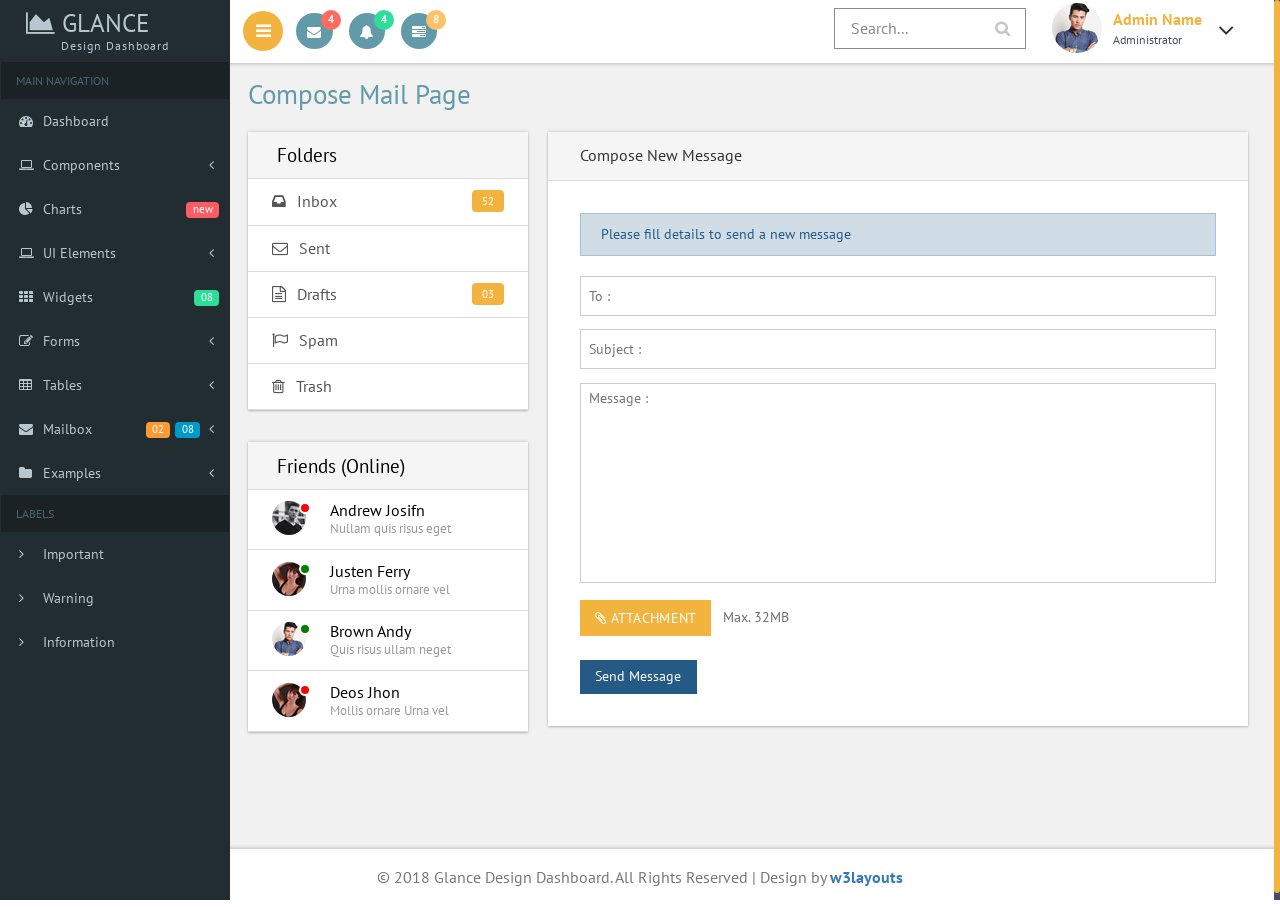
<file: EmployeeLeaveManagementApp/EmployeeLeaveManagementApp/theme/compose.html>
<!--
Author: W3layouts
Author URL: http://w3layouts.com
License: Creative Commons Attribution 3.0 Unported
License URL: http://creativecommons.org/licenses/by/3.0/
-->
<!DOCTYPE HTML>
<html>
<head>
<title>Glance Design Dashboard an Admin Panel Category Flat Bootstrap Responsive Website Template | Compose mail :: w3layouts</title>
<meta name="viewport" content="width=device-width, initial-scale=1">
<meta http-equiv="Content-Type" content="text/html; charset=utf-8" />
<meta name="keywords" content="Glance Design Dashboard Responsive web template, Bootstrap Web Templates, Flat Web Templates, Android Compatible web template, 
SmartPhone Compatible web template, free WebDesigns for Nokia, Samsung, LG, SonyEricsson, Motorola web design" />
<script type="application/x-javascript"> addEventListener("load", function() { setTimeout(hideURLbar, 0); }, false); function hideURLbar(){ window.scrollTo(0,1); } </script>

<!-- Bootstrap Core CSS -->
<link href="css/bootstrap.css" rel='stylesheet' type='text/css' />

<!-- Custom CSS -->
<link href="css/style.css" rel='stylesheet' type='text/css' />

<!-- font-awesome icons CSS -->
<link href="css/font-awesome.css" rel="stylesheet"> 
<!-- //font-awesome icons CSS -->

 <!-- side nav css file -->
 <link href='css/SidebarNav.min.css' media='all' rel='stylesheet' type='text/css'/>
 <!-- side nav css file -->
 
 <!-- js-->
<script src="js/jquery-1.11.1.min.js"></script>
<script src="js/modernizr.custom.js"></script>

<!--webfonts-->
<link href="//fonts.googleapis.com/css?family=PT+Sans:400,400i,700,700i&amp;subset=cyrillic,cyrillic-ext,latin-ext" rel="stylesheet">
<!--//webfonts--> 

<!-- Metis Menu -->
<script src="js/metisMenu.min.js"></script>
<script src="js/custom.js"></script>
<link href="css/custom.css" rel="stylesheet">
<!--//Metis Menu -->

</head> 
<body class="cbp-spmenu-push">
	<div class="main-content">
	<div class="cbp-spmenu cbp-spmenu-vertical cbp-spmenu-left" id="cbp-spmenu-s1">
		<!--left-fixed -navigation-->
		<aside class="sidebar-left">
      <nav class="navbar navbar-inverse">
          <div class="navbar-header">
            <button type="button" class="navbar-toggle collapsed" data-toggle="collapse" data-target=".collapse" aria-expanded="false">
            <span class="sr-only">Toggle navigation</span>
            <span class="icon-bar"></span>
            <span class="icon-bar"></span>
            <span class="icon-bar"></span>
            </button>
            <h1><a class="navbar-brand" href="index.html"><span class="fa fa-area-chart"></span> Glance<span class="dashboard_text">Design dashboard</span></a></h1>
          </div>
          <div class="collapse navbar-collapse" id="bs-example-navbar-collapse-1">
            <ul class="sidebar-menu">
              <li class="header">MAIN NAVIGATION</li>
              <li class="treeview">
                <a href="index.html">
                <i class="fa fa-dashboard"></i> <span>Dashboard</span>
                </a>
              </li>
			  <li class="treeview">
                <a href="#">
                <i class="fa fa-laptop"></i>
                <span>Components</span>
                <i class="fa fa-angle-left pull-right"></i>
                </a>
                <ul class="treeview-menu">
                  <li><a href="grids.html"><i class="fa fa-angle-right"></i> Grids</a></li>
                  <li><a href="media.html"><i class="fa fa-angle-right"></i> Media Css</a></li>
                </ul>
              </li>
              <li class="treeview">
                <a href="charts.html">
                <i class="fa fa-pie-chart"></i>
                <span>Charts</span>
                <span class="label label-primary pull-right">new</span>
                </a>
              </li>
              <li class="treeview">
                <a href="#">
                <i class="fa fa-laptop"></i>
                <span>UI Elements</span>
                <i class="fa fa-angle-left pull-right"></i>
                </a>
                <ul class="treeview-menu">
                  <li><a href="general.html"><i class="fa fa-angle-right"></i> General</a></li>
                  <li><a href="icons.html"><i class="fa fa-angle-right"></i> Icons</a></li>
                  <li><a href="buttons.html"><i class="fa fa-angle-right"></i> Buttons</a></li>
                  <li><a href="typography.html"><i class="fa fa-angle-right"></i> Typography</a></li>
                </ul>
              </li>
			  <li>
                <a href="widgets.html">
                <i class="fa fa-th"></i> <span>Widgets</span>
                <small class="label pull-right label-info">08</small>
                </a>
              </li>
              <li class="treeview">
                <a href="#">
                <i class="fa fa-edit"></i> <span>Forms</span>
                <i class="fa fa-angle-left pull-right"></i>
                </a>
                <ul class="treeview-menu">
                  <li><a href="forms.html"><i class="fa fa-angle-right"></i> General Forms</a></li>
                  <li><a href="validation.html"><i class="fa fa-angle-right"></i> Form Validations</a></li>
                </ul>
              </li>
              <li class="treeview">
                <a href="#">
                <i class="fa fa-table"></i> <span>Tables</span>
                <i class="fa fa-angle-left pull-right"></i>
                </a>
                <ul class="treeview-menu">
                  <li><a href="tables.html"><i class="fa fa-angle-right"></i> Simple tables</a></li>
                </ul>
              </li>
              <li class="treeview">
                <a href="#">
                <i class="fa fa-envelope"></i> <span>Mailbox</span>
                <i class="fa fa-angle-left pull-right"></i><small class="label pull-right label-info1">08</small><span class="label label-primary1 pull-right">02</span></a>
                <ul class="treeview-menu">
                  <li><a href="inbox.html"><i class="fa fa-angle-right"></i> Mail Inbox</a></li>
                  <li><a href="compose.html"><i class="fa fa-angle-right"></i> Compose Mail </a></li>
                </ul>
              </li>
              <li class="treeview">
                <a href="#">
                <i class="fa fa-folder"></i> <span>Examples</span>
                <i class="fa fa-angle-left pull-right"></i>
                </a>
                <ul class="treeview-menu">
                  <li><a href="login.html"><i class="fa fa-angle-right"></i> Login</a></li>
                  <li><a href="signup.html"><i class="fa fa-angle-right"></i> Register</a></li>
                  <li><a href="404.html"><i class="fa fa-angle-right"></i> 404 Error</a></li>
                  <li><a href="500.html"><i class="fa fa-angle-right"></i> 500 Error</a></li>
                  <li><a href="blank-page.html"><i class="fa fa-angle-right"></i> Blank Page</a></li>
                </ul>
              </li>
              <li class="header">LABELS</li>
              <li><a href="#"><i class="fa fa-angle-right text-red"></i> <span>Important</span></a></li>
              <li><a href="#"><i class="fa fa-angle-right text-yellow"></i> <span>Warning</span></a></li>
              <li><a href="#"><i class="fa fa-angle-right text-aqua"></i> <span>Information</span></a></li>
            </ul>
          </div>
          <!-- /.navbar-collapse -->
      </nav>
    </aside>
	</div>
		<!--left-fixed -navigation-->
		
		<!-- header-starts -->
		<div class="sticky-header header-section ">
			<div class="header-left">
				
				<!--toggle button start-->
				<button id="showLeftPush"><i class="fa fa-bars"></i></button>
				<!--toggle button end-->
				<div class="profile_details_left"><!--notifications of menu start -->
					<ul class="nofitications-dropdown">
						<li class="dropdown head-dpdn">
							<a href="#" class="dropdown-toggle" data-toggle="dropdown" aria-expanded="false"><i class="fa fa-envelope"></i><span class="badge">4</span></a>
							<ul class="dropdown-menu">
								<li>
									<div class="notification_header">
										<h3>You have 3 new messages</h3>
									</div>
								</li>
								<li><a href="#">
								   <div class="user_img"><img src="images/1.jpg" alt=""></div>
								   <div class="notification_desc">
									<p>Lorem ipsum dolor amet</p>
									<p><span>1 hour ago</span></p>
									</div>
								   <div class="clearfix"></div>	
								</a></li>
								<li class="odd"><a href="#">
									<div class="user_img"><img src="images/4.jpg" alt=""></div>
								   <div class="notification_desc">
									<p>Lorem ipsum dolor amet </p>
									<p><span>1 hour ago</span></p>
									</div>
								  <div class="clearfix"></div>	
								</a></li>
								<li><a href="#">
								   <div class="user_img"><img src="images/3.jpg" alt=""></div>
								   <div class="notification_desc">
									<p>Lorem ipsum dolor amet </p>
									<p><span>1 hour ago</span></p>
									</div>
								   <div class="clearfix"></div>	
								</a></li>
								<li>
									<div class="notification_bottom">
										<a href="#">See all messages</a>
									</div> 
								</li>
							</ul>
						</li>
						<li class="dropdown head-dpdn">
							<a href="#" class="dropdown-toggle" data-toggle="dropdown" aria-expanded="false"><i class="fa fa-bell"></i><span class="badge blue">4</span></a>
							<ul class="dropdown-menu">
								<li>
									<div class="notification_header">
										<h3>You have 3 new notification</h3>
									</div>
								</li>
								<li><a href="#">
									<div class="user_img"><img src="images/4.jpg" alt=""></div>
								   <div class="notification_desc">
									<p>Lorem ipsum dolor amet</p>
									<p><span>1 hour ago</span></p>
									</div>
								  <div class="clearfix"></div>	
								 </a></li>
								 <li class="odd"><a href="#">
									<div class="user_img"><img src="images/1.jpg" alt=""></div>
								   <div class="notification_desc">
									<p>Lorem ipsum dolor amet </p>
									<p><span>1 hour ago</span></p>
									</div>
								   <div class="clearfix"></div>	
								 </a></li>
								 <li><a href="#">
									<div class="user_img"><img src="images/3.jpg" alt=""></div>
								   <div class="notification_desc">
									<p>Lorem ipsum dolor amet </p>
									<p><span>1 hour ago</span></p>
									</div>
								   <div class="clearfix"></div>	
								 </a></li>
								 <li>
									<div class="notification_bottom">
										<a href="#">See all notifications</a>
									</div> 
								</li>
							</ul>
						</li>	
						<li class="dropdown head-dpdn">
							<a href="#" class="dropdown-toggle" data-toggle="dropdown" aria-expanded="false"><i class="fa fa-tasks"></i><span class="badge blue1">8</span></a>
							<ul class="dropdown-menu">
								<li>
									<div class="notification_header">
										<h3>You have 8 pending task</h3>
									</div>
								</li>
								<li><a href="#">
									<div class="task-info">
										<span class="task-desc">Database update</span><span class="percentage">40%</span>
										<div class="clearfix"></div>	
									</div>
									<div class="progress progress-striped active">
										<div class="bar yellow" style="width:40%;"></div>
									</div>
								</a></li>
								<li><a href="#">
									<div class="task-info">
										<span class="task-desc">Dashboard done</span><span class="percentage">90%</span>
									   <div class="clearfix"></div>	
									</div>
									<div class="progress progress-striped active">
										 <div class="bar green" style="width:90%;"></div>
									</div>
								</a></li>
								<li><a href="#">
									<div class="task-info">
										<span class="task-desc">Mobile App</span><span class="percentage">33%</span>
										<div class="clearfix"></div>	
									</div>
								   <div class="progress progress-striped active">
										 <div class="bar red" style="width: 33%;"></div>
									</div>
								</a></li>
								<li><a href="#">
									<div class="task-info">
										<span class="task-desc">Issues fixed</span><span class="percentage">80%</span>
									   <div class="clearfix"></div>	
									</div>
									<div class="progress progress-striped active">
										 <div class="bar  blue" style="width: 80%;"></div>
									</div>
								</a></li>
								<li>
									<div class="notification_bottom">
										<a href="#">See all pending tasks</a>
									</div> 
								</li>
							</ul>
						</li>	
					</ul>
					<div class="clearfix"> </div>
				</div>
				<!--notification menu end -->
				<div class="clearfix"> </div>
			</div>
			<div class="header-right">
				
				
				<!--search-box-->
				<div class="search-box">
					<form class="input">
						<input class="sb-search-input input__field--madoka" placeholder="Search..." type="search" id="input-31" />
						<label class="input__label" for="input-31">
							<svg class="graphic" width="100%" height="100%" viewBox="0 0 404 77" preserveAspectRatio="none">
								<path d="m0,0l404,0l0,77l-404,0l0,-77z"/>
							</svg>
						</label>
					</form>
				</div><!--//end-search-box-->
				
				<div class="profile_details">		
					<ul>
						<li class="dropdown profile_details_drop">
							<a href="#" class="dropdown-toggle" data-toggle="dropdown" aria-expanded="false">
								<div class="profile_img">	
									<span class="prfil-img"><img src="images/2.jpg" alt=""> </span> 
									<div class="user-name">
										<p>Admin Name</p>
										<span>Administrator</span>
									</div>
									<i class="fa fa-angle-down lnr"></i>
									<i class="fa fa-angle-up lnr"></i>
									<div class="clearfix"></div>	
								</div>	
							</a>
							<ul class="dropdown-menu drp-mnu">
								<li> <a href="#"><i class="fa fa-cog"></i> Settings</a> </li> 
								<li> <a href="#"><i class="fa fa-user"></i> My Account</a> </li>
								<li> <a href="#"><i class="fa fa-suitcase"></i> Profile</a> </li> 
								<li> <a href="#"><i class="fa fa-sign-out"></i> Logout</a> </li>
							</ul>
						</li>
					</ul>
				</div>
				<div class="clearfix"> </div>				
			</div>
			<div class="clearfix"> </div>	
		</div>
		<!-- //header-ends -->
		<!-- main content start-->
		<div id="page-wrapper">
			<div class="main-page compose">
				<h2 class="title1">Compose Mail Page</h2>
				<div class="col-md-4 compose-left">
					<div class="folder widget-shadow">
						<ul>
							<li class="head">Folders</li>
							<li><a href="inbox.html"><i class="fa fa-inbox"></i>Inbox <span>52</span></a></li>
							<li><a href="#"><i class="fa fa fa-envelope-o"></i>Sent </a></li>
							<li><a href="#"><i class="fa fa-file-text-o"></i>Drafts <span>03</span></a> </li>
							<li><a href="#"><i class="fa fa-flag-o"></i>Spam </a></li>
							<li><a href="#"><i class="fa fa-trash-o"></i>Trash</a></li>
						</ul>
					</div>
					<div class="chat-grid widget-shadow">
						<ul>
							<li class="head">Friends (Online) </li>
							<li><a href="#">
									<div class="chat-left">
										<img class="img-circle" src="images/i1.png" alt="">
										<label class="small-badge"></label>
									</div>
									<div class="chat-right">
										<p>Andrew Josifn</p>
										<h6>Nullam quis risus eget </h6>
									</div>
									<div class="clearfix"> </div>	
								</a>
							</li>
							<li><a href="#">
									<div class="chat-left">
										<img class="img-circle" src="images/i4.png" alt="">
										<label class="small-badge bg-green"></label>
									</div>
									<div class="chat-right">
										<p>Justen Ferry</p>
										<h6>Urna mollis ornare vel</h6>
									</div>
									<div class="clearfix"> </div>	
								</a>
							</li>
							<li><a href="#">
									<div class="chat-left">
										<img class="img-circle" src="images/i3.png" alt="">
										<label class="small-badge bg-green"></label>
									</div>
									<div class="chat-right">
										<p>Brown Andy </p>
										<h6>Quis risus ullam neget </h6>
									</div>
									<div class="clearfix"> </div>	
								</a>
							</li>
							<li><a href="#">
									<div class="chat-left">
										<img class="img-circle" src="images/i4.png" alt="">
										<label class="small-badge"></label>
									</div>
									<div class="chat-right">
										<p>Deos Jhon</p>
										<h6>Mollis ornare Urna vel</h6>
									</div>
									<div class="clearfix"> </div>	
								</a>
							</li>
						</ul>
					</div>
				</div>
				<div class="col-md-8 compose-right widget-shadow">
					<div class="panel-default">
						<div class="panel-heading">
							Compose New Message 
						</div>
						<div class="panel-body">
							<div class="alert alert-info">
								Please fill details to send a new message
							</div>
							<form class="com-mail">
								<input type="text" class="form-control1 control3" placeholder="To :">
								<input type="text" class="form-control1 control3" placeholder="Subject :">
								<textarea rows="6" class="form-control1 control2" placeholder="Message :" ></textarea>
								<div class="form-group">
									<div class="btn btn-default btn-file">
										<i class="fa fa-paperclip"></i> Attachment
										<input type="file" name="attachment">
									</div>
									<p class="help-block">Max. 32MB</p>
								</div>
								<input type="submit" value="Send Message"> 
							</form>
						</div>
					</div>
				</div>
				<div class="clearfix"> </div>	
			</div>
		</div>
		<!--footer-->
		<div class="footer">
		   <p>&copy; 2018 Glance Design Dashboard. All Rights Reserved | Design by <a href="https://w3layouts.com/" target="_blank">w3layouts</a></p>
	   </div>
        <!--//footer-->
	</div>
	
	<!-- side nav js -->
	<script src='js/SidebarNav.min.js' type='text/javascript'></script>
	<script>
      $('.sidebar-menu').SidebarNav()
    </script>
	<!-- //side nav js -->
	
	<!-- Classie --><!-- for toggle left push menu script -->
		<script src="js/classie.js"></script>
		<script>
			var menuLeft = document.getElementById( 'cbp-spmenu-s1' ),
				showLeftPush = document.getElementById( 'showLeftPush' ),
				body = document.body;
				
			showLeftPush.onclick = function() {
				classie.toggle( this, 'active' );
				classie.toggle( body, 'cbp-spmenu-push-toright' );
				classie.toggle( menuLeft, 'cbp-spmenu-open' );
				disableOther( 'showLeftPush' );
			};
			
			function disableOther( button ) {
				if( button !== 'showLeftPush' ) {
					classie.toggle( showLeftPush, 'disabled' );
				}
			}
		</script>
	<!-- //Classie --><!-- //for toggle left push menu script -->
		
	<!--scrolling js-->
	<script src="js/jquery.nicescroll.js"></script>
	<script src="js/scripts.js"></script>
	<!--//scrolling js-->
	
	<!-- Bootstrap Core JavaScript -->
   <script src="js/bootstrap.js"> </script>
   
</body>
</html>
</file>
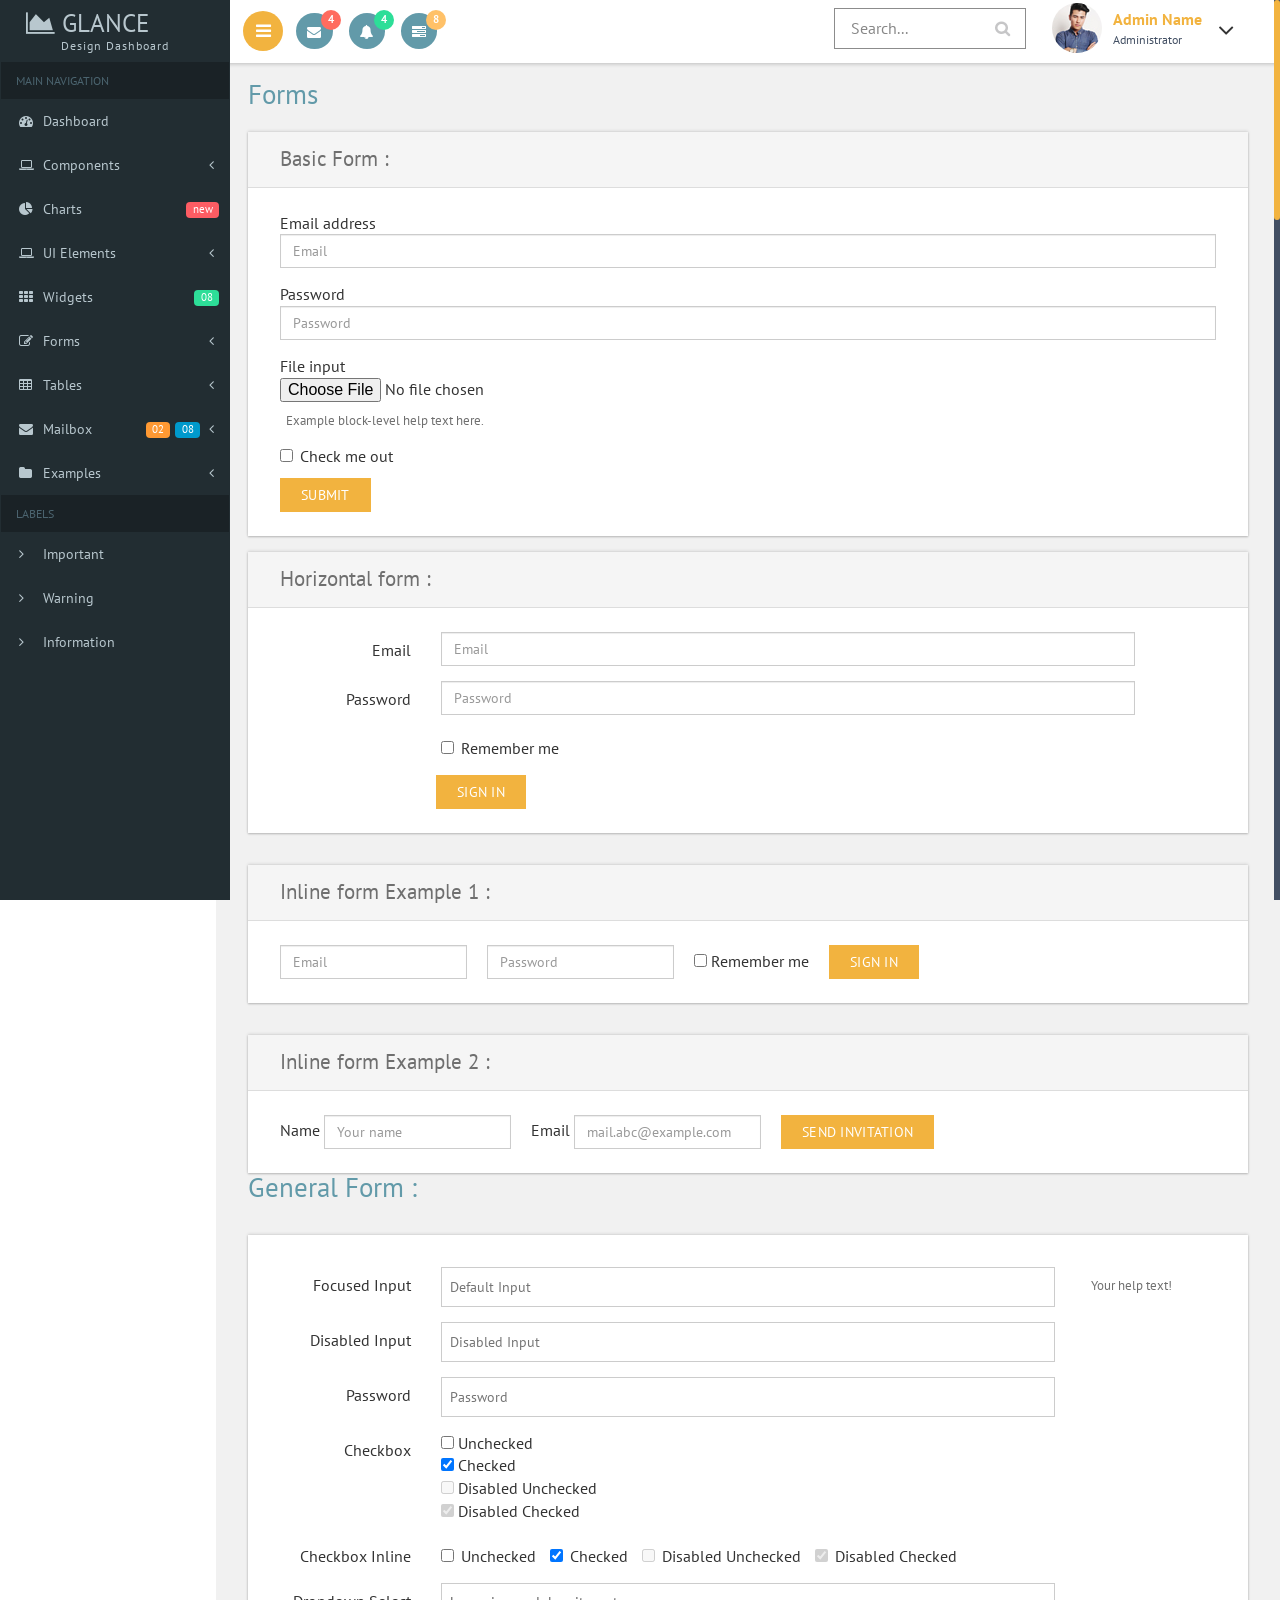
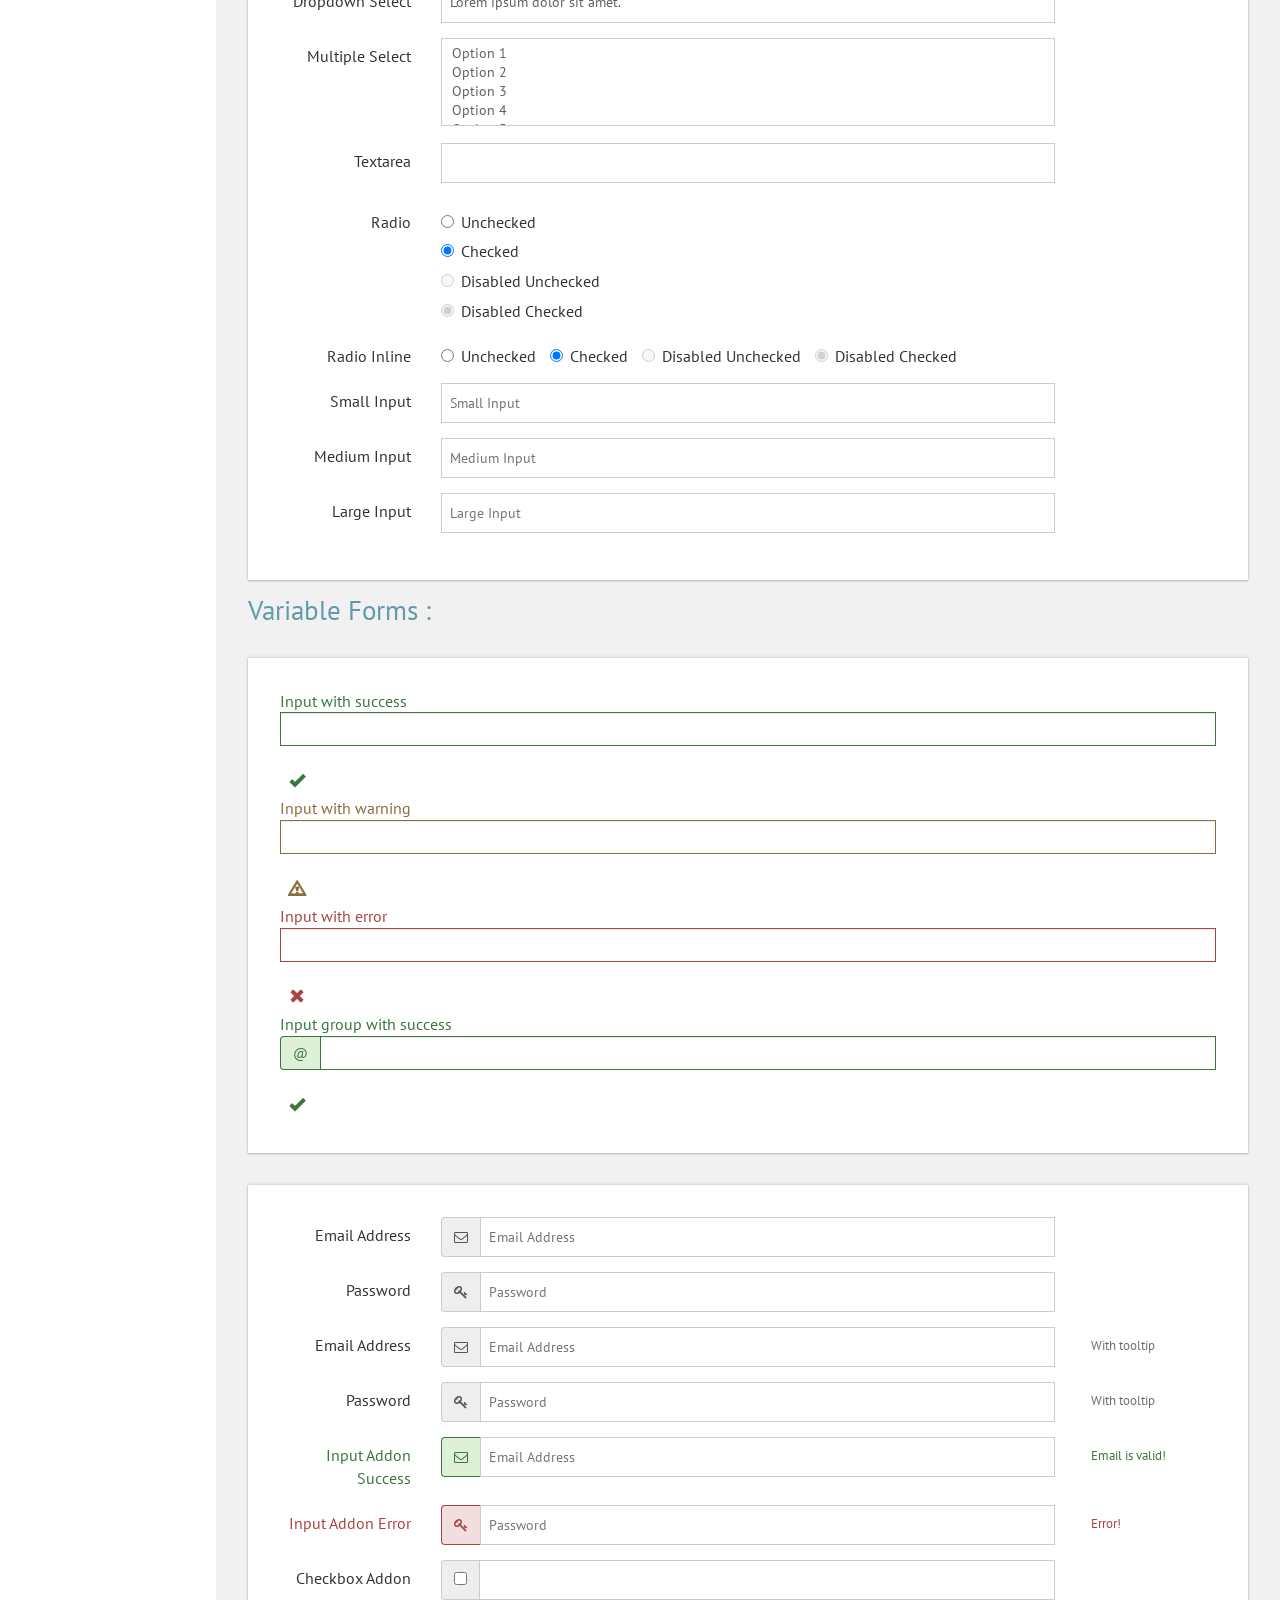
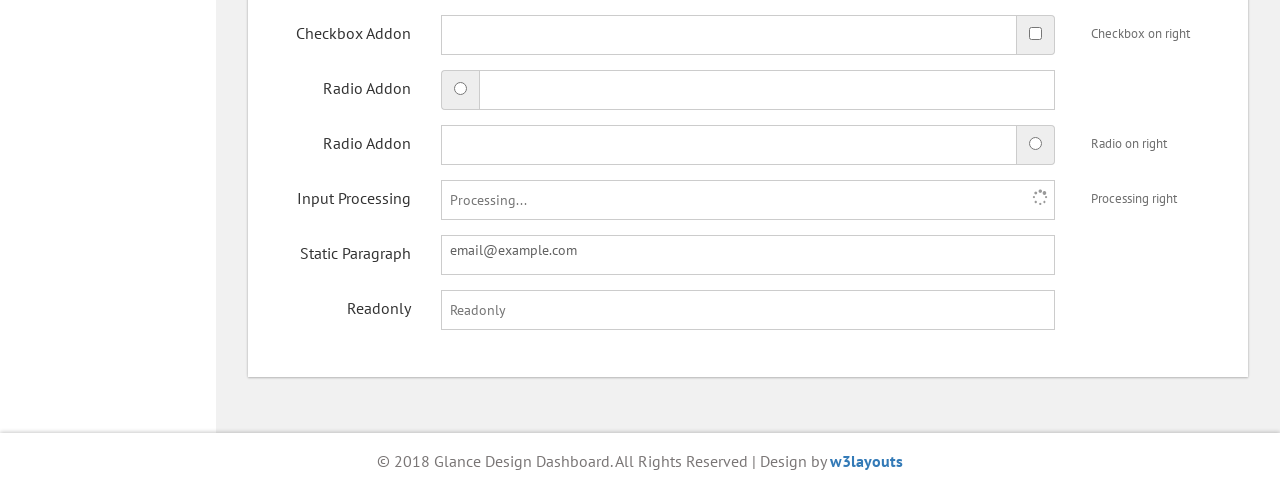
<file: EmployeeLeaveManagementApp/EmployeeLeaveManagementApp/theme/forms.html>
<!--
Author: W3layouts
Author URL: http://w3layouts.com
License: Creative Commons Attribution 3.0 Unported
License URL: http://creativecommons.org/licenses/by/3.0/
-->
<!DOCTYPE HTML>
<html>
<head>
<title>Glance Design Dashboard an Admin Panel Category Flat Bootstrap Responsive Website Template | Forms :: w3layouts</title>
<meta name="viewport" content="width=device-width, initial-scale=1">
<meta http-equiv="Content-Type" content="text/html; charset=utf-8" />
<meta name="keywords" content="Glance Design Dashboard Responsive web template, Bootstrap Web Templates, Flat Web Templates, Android Compatible web template, 
SmartPhone Compatible web template, free WebDesigns for Nokia, Samsung, LG, SonyEricsson, Motorola web design" />
<script type="application/x-javascript"> addEventListener("load", function() { setTimeout(hideURLbar, 0); }, false); function hideURLbar(){ window.scrollTo(0,1); } </script>

<!-- Bootstrap Core CSS -->
<link href="css/bootstrap.css" rel='stylesheet' type='text/css' />

<!-- Custom CSS -->
<link href="css/style.css" rel='stylesheet' type='text/css' />

<!-- font-awesome icons CSS -->
<link href="css/font-awesome.css" rel="stylesheet"> 
<!-- //font-awesome icons CSS -->

 <!-- side nav css file -->
 <link href='css/SidebarNav.min.css' media='all' rel='stylesheet' type='text/css'/>
 <!-- side nav css file -->
 
 <!-- js-->
<script src="js/jquery-1.11.1.min.js"></script>
<script src="js/modernizr.custom.js"></script>

<!--webfonts-->
<link href="//fonts.googleapis.com/css?family=PT+Sans:400,400i,700,700i&amp;subset=cyrillic,cyrillic-ext,latin-ext" rel="stylesheet">
<!--//webfonts--> 

<!-- Metis Menu -->
<script src="js/metisMenu.min.js"></script>
<script src="js/custom.js"></script>
<link href="css/custom.css" rel="stylesheet">
<!--//Metis Menu -->

</head> 
<body class="cbp-spmenu-push">
	<div class="main-content">
	<div class="cbp-spmenu cbp-spmenu-vertical cbp-spmenu-left" id="cbp-spmenu-s1">
		<!--left-fixed -navigation-->
		<aside class="sidebar-left">
      <nav class="navbar navbar-inverse">
          <div class="navbar-header">
            <button type="button" class="navbar-toggle collapsed" data-toggle="collapse" data-target=".collapse" aria-expanded="false">
            <span class="sr-only">Toggle navigation</span>
            <span class="icon-bar"></span>
            <span class="icon-bar"></span>
            <span class="icon-bar"></span>
            </button>
            <a class="navbar-brand" href="index.html"><span class="fa fa-area-chart"></span> Glance<span class="dashboard_text">Design Dashboard</span></a>
          </div>
          <div class="collapse navbar-collapse" id="bs-example-navbar-collapse-1">
            <ul class="sidebar-menu">
              <li class="header">MAIN NAVIGATION</li>
              <li class="treeview">
                <a href="index.html">
                <i class="fa fa-dashboard"></i> <span>Dashboard</span>
                </a>
              </li>
			  <li class="treeview">
                <a href="#">
                <i class="fa fa-laptop"></i>
                <span>Components</span>
                <i class="fa fa-angle-left pull-right"></i>
                </a>
                <ul class="treeview-menu">
                  <li><a href="grids.html"><i class="fa fa-angle-right"></i> Grids</a></li>
                  <li><a href="media.html"><i class="fa fa-angle-right"></i> Media Css</a></li>
                </ul>
              </li>
              <li class="treeview">
                <a href="charts.html">
                <i class="fa fa-pie-chart"></i>
                <span>Charts</span>
                <span class="label label-primary pull-right">new</span>
                </a>
              </li>
              <li class="treeview">
                <a href="#">
                <i class="fa fa-laptop"></i>
                <span>UI Elements</span>
                <i class="fa fa-angle-left pull-right"></i>
                </a>
                <ul class="treeview-menu">
                  <li><a href="general.html"><i class="fa fa-angle-right"></i> General</a></li>
                  <li><a href="icons.html"><i class="fa fa-angle-right"></i> Icons</a></li>
                  <li><a href="buttons.html"><i class="fa fa-angle-right"></i> Buttons</a></li>
                  <li><a href="typography.html"><i class="fa fa-angle-right"></i> Typography</a></li>
                </ul>
              </li>
			  <li>
                <a href="widgets.html">
                <i class="fa fa-th"></i> <span>Widgets</span>
                <small class="label pull-right label-info">08</small>
                </a>
              </li>
              <li class="treeview">
                <a href="#">
                <i class="fa fa-edit"></i> <span>Forms</span>
                <i class="fa fa-angle-left pull-right"></i>
                </a>
                <ul class="treeview-menu">
                  <li><a href="forms.html"><i class="fa fa-angle-right"></i> General Forms</a></li>
                  <li><a href="validation.html"><i class="fa fa-angle-right"></i> Form Validations</a></li>
                </ul>
              </li>
              <li class="treeview">
                <a href="#">
                <i class="fa fa-table"></i> <span>Tables</span>
                <i class="fa fa-angle-left pull-right"></i>
                </a>
                <ul class="treeview-menu">
                  <li><a href="tables.html"><i class="fa fa-angle-right"></i> Simple tables</a></li>
                </ul>
              </li>
              <li class="treeview">
                <a href="#">
                <i class="fa fa-envelope"></i> <span>Mailbox</span>
                <i class="fa fa-angle-left pull-right"></i><small class="label pull-right label-info1">08</small><span class="label label-primary1 pull-right">02</span></a>
                <ul class="treeview-menu">
                  <li><a href="inbox.html"><i class="fa fa-angle-right"></i> Mail Inbox</a></li>
                  <li><a href="compose.html"><i class="fa fa-angle-right"></i> Compose Mail </a></li>
                </ul>
              </li>
              <li class="treeview">
                <a href="#">
                <i class="fa fa-folder"></i> <span>Examples</span>
                <i class="fa fa-angle-left pull-right"></i>
                </a>
                <ul class="treeview-menu">
                  <li><a href="login.html"><i class="fa fa-angle-right"></i> Login</a></li>
                  <li><a href="signup.html"><i class="fa fa-angle-right"></i> Register</a></li>
                  <li><a href="404.html"><i class="fa fa-angle-right"></i> 404 Error</a></li>
                  <li><a href="500.html"><i class="fa fa-angle-right"></i> 500 Error</a></li>
                  <li><a href="blank-page.html"><i class="fa fa-angle-right"></i> Blank Page</a></li>
                </ul>
              </li>
              <li class="header">LABELS</li>
              <li><a href="#"><i class="fa fa-angle-right text-red"></i> <span>Important</span></a></li>
              <li><a href="#"><i class="fa fa-angle-right text-yellow"></i> <span>Warning</span></a></li>
              <li><a href="#"><i class="fa fa-angle-right text-aqua"></i> <span>Information</span></a></li>
            </ul>
          </div>
          <!-- /.navbar-collapse -->
      </nav>
    </aside>
	</div>
		<!--left-fixed -navigation-->
		
		<!-- header-starts -->
		<div class="sticky-header header-section ">
			<div class="header-left">
				
				<!--toggle button start-->
				<button id="showLeftPush"><i class="fa fa-bars"></i></button>
				<!--toggle button end-->
				<div class="profile_details_left"><!--notifications of menu start -->
					<ul class="nofitications-dropdown">
						<li class="dropdown head-dpdn">
							<a href="#" class="dropdown-toggle" data-toggle="dropdown" aria-expanded="false"><i class="fa fa-envelope"></i><span class="badge">4</span></a>
							<ul class="dropdown-menu">
								<li>
									<div class="notification_header">
										<h3>You have 3 new messages</h3>
									</div>
								</li>
								<li><a href="#">
								   <div class="user_img"><img src="images/1.jpg" alt=""></div>
								   <div class="notification_desc">
									<p>Lorem ipsum dolor amet</p>
									<p><span>1 hour ago</span></p>
									</div>
								   <div class="clearfix"></div>	
								</a></li>
								<li class="odd"><a href="#">
									<div class="user_img"><img src="images/4.jpg" alt=""></div>
								   <div class="notification_desc">
									<p>Lorem ipsum dolor amet </p>
									<p><span>1 hour ago</span></p>
									</div>
								  <div class="clearfix"></div>	
								</a></li>
								<li><a href="#">
								   <div class="user_img"><img src="images/3.jpg" alt=""></div>
								   <div class="notification_desc">
									<p>Lorem ipsum dolor amet </p>
									<p><span>1 hour ago</span></p>
									</div>
								   <div class="clearfix"></div>	
								</a></li>
								<li>
									<div class="notification_bottom">
										<a href="#">See all messages</a>
									</div> 
								</li>
							</ul>
						</li>
						<li class="dropdown head-dpdn">
							<a href="#" class="dropdown-toggle" data-toggle="dropdown" aria-expanded="false"><i class="fa fa-bell"></i><span class="badge blue">4</span></a>
							<ul class="dropdown-menu">
								<li>
									<div class="notification_header">
										<h3>You have 3 new notification</h3>
									</div>
								</li>
								<li><a href="#">
									<div class="user_img"><img src="images/4.jpg" alt=""></div>
								   <div class="notification_desc">
									<p>Lorem ipsum dolor amet</p>
									<p><span>1 hour ago</span></p>
									</div>
								  <div class="clearfix"></div>	
								 </a></li>
								 <li class="odd"><a href="#">
									<div class="user_img"><img src="images/1.jpg" alt=""></div>
								   <div class="notification_desc">
									<p>Lorem ipsum dolor amet </p>
									<p><span>1 hour ago</span></p>
									</div>
								   <div class="clearfix"></div>	
								 </a></li>
								 <li><a href="#">
									<div class="user_img"><img src="images/3.jpg" alt=""></div>
								   <div class="notification_desc">
									<p>Lorem ipsum dolor amet </p>
									<p><span>1 hour ago</span></p>
									</div>
								   <div class="clearfix"></div>	
								 </a></li>
								 <li>
									<div class="notification_bottom">
										<a href="#">See all notifications</a>
									</div> 
								</li>
							</ul>
						</li>	
						<li class="dropdown head-dpdn">
							<a href="#" class="dropdown-toggle" data-toggle="dropdown" aria-expanded="false"><i class="fa fa-tasks"></i><span class="badge blue1">8</span></a>
							<ul class="dropdown-menu">
								<li>
									<div class="notification_header">
										<h3>You have 8 pending task</h3>
									</div>
								</li>
								<li><a href="#">
									<div class="task-info">
										<span class="task-desc">Database update</span><span class="percentage">40%</span>
										<div class="clearfix"></div>	
									</div>
									<div class="progress progress-striped active">
										<div class="bar yellow" style="width:40%;"></div>
									</div>
								</a></li>
								<li><a href="#">
									<div class="task-info">
										<span class="task-desc">Dashboard done</span><span class="percentage">90%</span>
									   <div class="clearfix"></div>	
									</div>
									<div class="progress progress-striped active">
										 <div class="bar green" style="width:90%;"></div>
									</div>
								</a></li>
								<li><a href="#">
									<div class="task-info">
										<span class="task-desc">Mobile App</span><span class="percentage">33%</span>
										<div class="clearfix"></div>	
									</div>
								   <div class="progress progress-striped active">
										 <div class="bar red" style="width: 33%;"></div>
									</div>
								</a></li>
								<li><a href="#">
									<div class="task-info">
										<span class="task-desc">Issues fixed</span><span class="percentage">80%</span>
									   <div class="clearfix"></div>	
									</div>
									<div class="progress progress-striped active">
										 <div class="bar  blue" style="width: 80%;"></div>
									</div>
								</a></li>
								<li>
									<div class="notification_bottom">
										<a href="#">See all pending tasks</a>
									</div> 
								</li>
							</ul>
						</li>	
					</ul>
					<div class="clearfix"> </div>
				</div>
				<!--notification menu end -->
				<div class="clearfix"> </div>
			</div>
			<div class="header-right">
				
				
				<!--search-box-->
				<div class="search-box">
					<form class="input">
						<input class="sb-search-input input__field--madoka" placeholder="Search..." type="search" id="input-31" />
						<label class="input__label" for="input-31">
							<svg class="graphic" width="100%" height="100%" viewBox="0 0 404 77" preserveAspectRatio="none">
								<path d="m0,0l404,0l0,77l-404,0l0,-77z"/>
							</svg>
						</label>
					</form>
				</div><!--//end-search-box-->
				
				<div class="profile_details">		
					<ul>
						<li class="dropdown profile_details_drop">
							<a href="#" class="dropdown-toggle" data-toggle="dropdown" aria-expanded="false">
								<div class="profile_img">	
									<span class="prfil-img"><img src="images/2.jpg" alt=""> </span> 
									<div class="user-name">
										<p>Admin Name</p>
										<span>Administrator</span>
									</div>
									<i class="fa fa-angle-down lnr"></i>
									<i class="fa fa-angle-up lnr"></i>
									<div class="clearfix"></div>	
								</div>	
							</a>
							<ul class="dropdown-menu drp-mnu">
								<li> <a href="#"><i class="fa fa-cog"></i> Settings</a> </li> 
								<li> <a href="#"><i class="fa fa-user"></i> My Account</a> </li>
								<li> <a href="#"><i class="fa fa-suitcase"></i> Profile</a> </li> 
								<li> <a href="#"><i class="fa fa-sign-out"></i> Logout</a> </li>
							</ul>
						</li>
					</ul>
				</div>
				<div class="clearfix"> </div>				
			</div>
			<div class="clearfix"> </div>	
		</div>
		<!-- //header-ends -->
		<!-- main content start-->
		<div id="page-wrapper">
			<div class="main-page">
				<div class="forms">
					<h2 class="title1">Forms</h2>
					<div class="form-grids row widget-shadow" data-example-id="basic-forms"> 
						<div class="form-title">
							<h4>Basic Form :</h4>
						</div>
						<div class="form-body">
							<form> <div class="form-group"> <label for="exampleInputEmail1">Email address</label> <input type="email" class="form-control" id="exampleInputEmail1" placeholder="Email"> </div> <div class="form-group"> <label for="exampleInputPassword1">Password</label> <input type="password" class="form-control" id="exampleInputPassword1" placeholder="Password"> </div> <div class="form-group"> <label for="exampleInputFile">File input</label> <input type="file" id="exampleInputFile"> <p class="help-block">Example block-level help text here.</p> </div> <div class="checkbox"> <label> <input type="checkbox"> Check me out </label> </div> <button type="submit" class="btn btn-default">Submit</button> </form> 
						</div>
					</div>
					<div class=" form-grids row form-grids-right">
						<div class="widget-shadow " data-example-id="basic-forms"> 
							<div class="form-title">
								<h4>Horizontal form :</h4>
							</div>
							<div class="form-body">
								<form class="form-horizontal"> <div class="form-group"> <label for="inputEmail3" class="col-sm-2 control-label">Email</label> <div class="col-sm-9"> <input type="email" class="form-control" id="inputEmail3" placeholder="Email"> </div> </div> <div class="form-group"> <label for="inputPassword3" class="col-sm-2 control-label">Password</label> <div class="col-sm-9"> <input type="password" class="form-control" id="inputPassword3" placeholder="Password"> </div> </div> <div class="form-group"> <div class="col-sm-offset-2 col-sm-10"> <div class="checkbox"> <label> <input type="checkbox"> Remember me </label> </div> </div> </div> <div class="col-sm-offset-2"> <button type="submit" class="btn btn-default">Sign in</button> </div> </form> 
							</div>
						</div>
					</div>
					<div class="inline-form widget-shadow">
						<div class="form-title">
							<h4>Inline form Example 1 :</h4>
						</div>
						<div class="form-body">
							<div data-example-id="simple-form-inline"> <form class="form-inline"> <div class="form-group"> <input type="email" class="form-control" id="exampleInputEmail3" placeholder="Email"> </div> <div class="form-group"> <input type="password" class="form-control" id="exampleInputPassword3" placeholder="Password"> </div> <div class="checkbox"> <label> <input type="checkbox"> Remember me </label> </div> <button type="submit" class="btn btn-default">Sign in</button> </form> </div>
						</div>
					</div>
					<div class="form-two widget-shadow">
						<div class="form-title">
							<h4>Inline form Example 2 :</h4>
						</div>
						<div class="form-body" data-example-id="simple-form-inline">
							<form class="form-inline"> <div class="form-group"> <label for="exampleInputName2">Name</label> <input type="text" class="form-control" id="exampleInputName2" placeholder="Your name"> </div> <div class="form-group"> <label for="exampleInputEmail2">Email</label> <input type="email" class="form-control" id="exampleInputEmail2" placeholder="mail.abc@example.com"> </div> <button type="submit" class="btn btn-default">Send invitation</button> </form> 
						</div>
					</div>
					<div class="row">
						<h3 class="title1">General Form :</h3>
						<div class="form-three widget-shadow">
							<form class="form-horizontal">
								<div class="form-group">
									<label for="focusedinput" class="col-sm-2 control-label">Focused Input</label>
									<div class="col-sm-8">
										<input type="text" class="form-control1" id="focusedinput" placeholder="Default Input">
									</div>
									<div class="col-sm-2">
										<p class="help-block">Your help text!</p>
									</div>
								</div>
								<div class="form-group">
									<label for="disabledinput" class="col-sm-2 control-label">Disabled Input</label>
									<div class="col-sm-8">
										<input disabled="" type="text" class="form-control1" id="disabledinput" placeholder="Disabled Input">
									</div>
								</div>
								<div class="form-group">
									<label for="inputPassword" class="col-sm-2 control-label">Password</label>
									<div class="col-sm-8">
										<input type="password" class="form-control1" id="inputPassword" placeholder="Password">
									</div>
								</div>
								<div class="form-group">
									<label for="checkbox" class="col-sm-2 control-label">Checkbox</label>
									<div class="col-sm-8">
										<div class="checkbox-inline1"><label><input type="checkbox"> Unchecked</label></div>
										<div class="checkbox-inline1"><label><input type="checkbox" checked=""> Checked</label></div>
										<div class="checkbox-inline1"><label><input type="checkbox" disabled=""> Disabled Unchecked</label></div>
										<div class="checkbox-inline1"><label><input type="checkbox" disabled="" checked=""> Disabled Checked</label></div>
									</div>
								</div>
								<div class="form-group">
									<label for="checkbox" class="col-sm-2 control-label">Checkbox Inline</label>
									<div class="col-sm-8">
										<div class="checkbox-inline"><label><input type="checkbox"> Unchecked</label></div>
										<div class="checkbox-inline"><label><input type="checkbox" checked=""> Checked</label></div>
										<div class="checkbox-inline"><label><input type="checkbox" disabled=""> Disabled Unchecked</label></div>
										<div class="checkbox-inline"><label><input type="checkbox" disabled="" checked=""> Disabled Checked</label></div>
									</div>
								</div>
								<div class="form-group">
									<label for="selector1" class="col-sm-2 control-label">Dropdown Select</label>
									<div class="col-sm-8"><select name="selector1" id="selector1" class="form-control1">
										<option>Lorem ipsum dolor sit amet.</option>
										<option>Dolore, ab unde modi est!</option>
										<option>Illum, fuga minus sit eaque.</option>
										<option>Consequatur ducimus maiores voluptatum minima.</option>
									</select></div>
								</div>
								<div class="form-group">
									<label class="col-sm-2 control-label">Multiple Select</label>
									<div class="col-sm-8">
										<select multiple="" class="form-control1">
											<option>Option 1</option>
											<option>Option 2</option>
											<option>Option 3</option>
											<option>Option 4</option>
											<option>Option 5</option>
										</select>
									</div>
								</div>
								<div class="form-group">
									<label for="txtarea1" class="col-sm-2 control-label">Textarea</label>
									<div class="col-sm-8"><textarea name="txtarea1" id="txtarea1" cols="50" rows="4" class="form-control1"></textarea></div>
								</div>
								<div class="form-group">
									<label for="radio" class="col-sm-2 control-label">Radio</label>
									<div class="col-sm-8">
										<div class="radio block"><label><input type="radio"> Unchecked</label></div>
										<div class="radio block"><label><input type="radio" checked=""> Checked</label></div>
										<div class="radio block"><label><input type="radio" disabled=""> Disabled Unchecked</label></div>
										<div class="radio block"><label><input type="radio" disabled="" checked=""> Disabled Checked</label></div>
									</div>
								</div>
								<div class="form-group">
									<label for="radio" class="col-sm-2 control-label">Radio Inline</label>
									<div class="col-sm-8">
										<div class="radio-inline"><label><input type="radio"> Unchecked</label></div>
										<div class="radio-inline"><label><input type="radio" checked=""> Checked</label></div>
										<div class="radio-inline"><label><input type="radio" disabled=""> Disabled Unchecked</label></div>
										<div class="radio-inline"><label><input type="radio" disabled="" checked=""> Disabled Checked</label></div>
									</div>
								</div>
								<div class="form-group">
									<label for="smallinput" class="col-sm-2 control-label label-input-sm">Small Input</label>
									<div class="col-sm-8">
										<input type="text" class="form-control1 input-sm" id="smallinput" placeholder="Small Input">
									</div>
								</div>
								<div class="form-group">
									<label for="mediuminput" class="col-sm-2 control-label">Medium Input</label>
									<div class="col-sm-8">
										<input type="text" class="form-control1" id="mediuminput" placeholder="Medium Input">
									</div>
								</div>
								<div class="form-group mb-n">
									<label for="largeinput" class="col-sm-2 control-label label-input-lg">Large Input</label>
									<div class="col-sm-8">
										<input type="text" class="form-control1 input-lg" id="largeinput" placeholder="Large Input">
									</div>
								</div>
							</form>
						</div>
					</div>
					<div class="row">
						<h3 class="title1">Variable Forms :</h3>
						<div class="form-three widget-shadow">
							<div data-example-id="form-validation-states-with-icons"> <form> <div class="form-group has-success has-feedback"> <label class="control-label" for="inputSuccess2">Input with success</label> <input type="text" class="form-control" id="inputSuccess2" aria-describedby="inputSuccess2Status"> <span class="glyphicon glyphicon-ok form-control-feedback" aria-hidden="true"></span> <span id="inputSuccess2Status" class="sr-only">(success)</span> </div> <div class="form-group has-warning has-feedback"> <label class="control-label" for="inputWarning2">Input with warning</label> <input type="text" class="form-control" id="inputWarning2" aria-describedby="inputWarning2Status"> <span class="glyphicon glyphicon-warning-sign form-control-feedback" aria-hidden="true"></span> <span id="inputWarning2Status" class="sr-only">(warning)</span> </div> <div class="form-group has-error has-feedback"> <label class="control-label" for="inputError2">Input with error</label> <input type="text" class="form-control" id="inputError2" aria-describedby="inputError2Status"> <span class="glyphicon glyphicon-remove form-control-feedback" aria-hidden="true"></span> <span id="inputError2Status" class="sr-only">(error)</span> </div> <div class="form-group has-success has-feedback"> <label class="control-label" for="inputGroupSuccess1">Input group with success</label> <div class="input-group"> <span class="input-group-addon">@</span> <input type="text" class="form-control" id="inputGroupSuccess1" aria-describedby="inputGroupSuccess1Status"> </div> <span class="glyphicon glyphicon-ok form-control-feedback" aria-hidden="true"></span> <span id="inputGroupSuccess1Status" class="sr-only">(success)</span> </div> </form> </div>
						</div>
						<div class="form-three widget-shadow">
							<div class=" panel-body-inputin">
								<form class="form-horizontal">
									<div class="form-group">
										<label class="col-md-2 control-label">Email Address</label>
										<div class="col-md-8">
											<div class="input-group">							
												<span class="input-group-addon">
													<i class="fa fa-envelope-o"></i>
												</span>
												<input type="text" class="form-control1" placeholder="Email Address">
											</div>
										</div>
									</div>
									<div class="form-group">
										<label class="col-md-2 control-label">Password</label>
										<div class="col-md-8">
											<div class="input-group">
												<span class="input-group-addon">
													<i class="fa fa-key"></i>
												</span>
												<input type="password" class="form-control1" id="exampleInputPassword1" placeholder="Password">
											</div>
										</div>
									</div>
									<div class="form-group">
										<label class="col-md-2 control-label">Email Address</label>
										<div class="col-md-8">
											<div class="input-group input-icon right">
												<span class="input-group-addon">
													<i class="fa fa-envelope-o"></i>
												</span>
												<input id="email" class="form-control1" type="text" placeholder="Email Address">
											</div>
										</div>
										<div class="col-sm-2">
											<p class="help-block">With tooltip</p>
										</div>
									</div>
									<div class="form-group">
										<label class="col-md-2 control-label">Password</label>
										<div class="col-md-8">
											<div class="input-group input-icon right">
												<span class="input-group-addon">
													<i class="fa fa-key"></i>
												</span>
												<input type="password" class="form-control1" placeholder="Password">
											</div>
										</div>
										<div class="col-sm-2">
											<p class="help-block">With tooltip</p>
										</div>
									</div>
									<div class="form-group has-success">
										<label class="col-md-2 control-label">Input Addon Success</label>
										<div class="col-md-8">
											<div class="input-group input-icon right">
												<span class="input-group-addon">
													<i class="fa fa-envelope-o"></i>
												</span>
												<input id="email" class="form-control1" type="text" placeholder="Email Address">
											</div>
										</div>
										<div class="col-sm-2">
											<p class="help-block">Email is valid!</p>
										</div>
									</div>
									<div class="form-group has-error">
										<label class="col-md-2 control-label">Input Addon Error</label>
										<div class="col-md-8">
											<div class="input-group input-icon right">
												<span class="input-group-addon">
													<i class="fa fa-key"></i>
												</span>
												<input type="password" class="form-control1" placeholder="Password">
											</div>
										</div>
										<div class="col-sm-2">
											<p class="help-block">Error!</p>
										</div>
									</div>
									<div class="form-group">
										<label class="col-md-2 control-label">Checkbox Addon</label>
										<div class="col-md-8">
											<div class="input-group">
												<div class="input-group-addon"><input type="checkbox"></div>
												<input type="text" class="form-control1">
											</div>
										</div>
									</div>
									<div class="form-group">
										<label class="col-md-2 control-label">Checkbox Addon</label>
										<div class="col-md-8">
											<div class="input-group">
												<input type="text" class="form-control1">
												<div class="input-group-addon"><input type="checkbox"></div>
												
											</div>
										</div>
										<div class="col-sm-2">
											<p class="help-block">Checkbox on right</p>
										</div>
									</div>
									<div class="form-group">
										<label class="col-md-2 control-label">Radio Addon</label>
										<div class="col-md-8">
											<div class="input-group">
												<div class="input-group-addon"><input type="radio"></div>
												<input type="text" class="form-control1">
											</div>
										</div>
									</div>
									<div class="form-group">
										<label class="col-md-2 control-label">Radio Addon</label>
										<div class="col-md-8">
											<div class="input-group">
												<input type="text" class="form-control1">
												<div class="input-group-addon"><input type="radio"></div>
												
											</div>
										</div>
										<div class="col-sm-2">
											<p class="help-block">Radio on right</p>
										</div>
									</div>
									<div class="form-group">
										<label class="col-md-2 control-label">Input Processing</label>
										<div class="col-md-8">
											<div class="input-icon right spinner">
												<i class="fa fa-fw fa-spin fa-spinner"></i>
												<input id="email" class="form-control1" type="text" placeholder="Processing...">
											</div>
										</div>
										<div class="col-sm-2">
											<p class="help-block">Processing right</p>
										</div>
									</div>
									<div class="form-group">
										<label class="col-md-2 control-label">Static Paragraph</label>
										<div class="col-md-8">
											<p class="form-control1 m-n">email@example.com</p>
										</div>
									</div>
									<div class="form-group mb-n">
										<label class="col-md-2 control-label">Readonly</label>
										<div class="col-md-8">
											<input type="text" class="form-control1" placeholder="Readonly" readonly="">
										</div>
									</div>
								</form>
							</div>
						</div>
					</div>
				</div>
			</div>
		</div>
		<!--footer-->
		<div class="footer">
		   <p>&copy; 2018 Glance Design Dashboard. All Rights Reserved | Design by <a href="https://w3layouts.com/" target="_blank">w3layouts</a></p>
	   </div>
        <!--//footer-->
	</div>
	
	<!-- side nav js -->
	<script src='js/SidebarNav.min.js' type='text/javascript'></script>
	<script>
      $('.sidebar-menu').SidebarNav()
    </script>
	<!-- //side nav js -->
	
	<!-- Classie --><!-- for toggle left push menu script -->
		<script src="js/classie.js"></script>
		<script>
			var menuLeft = document.getElementById( 'cbp-spmenu-s1' ),
				showLeftPush = document.getElementById( 'showLeftPush' ),
				body = document.body;
				
			showLeftPush.onclick = function() {
				classie.toggle( this, 'active' );
				classie.toggle( body, 'cbp-spmenu-push-toright' );
				classie.toggle( menuLeft, 'cbp-spmenu-open' );
				disableOther( 'showLeftPush' );
			};
			
			function disableOther( button ) {
				if( button !== 'showLeftPush' ) {
					classie.toggle( showLeftPush, 'disabled' );
				}
			}
		</script>
	<!-- //Classie --><!-- //for toggle left push menu script -->
	
	<!--scrolling js-->
	<script src="js/jquery.nicescroll.js"></script>
	<script src="js/scripts.js"></script>
	<!--//scrolling js-->
	
	<!-- Bootstrap Core JavaScript -->
   <script src="js/bootstrap.js"> </script>
   
</body>
</html>
</file>
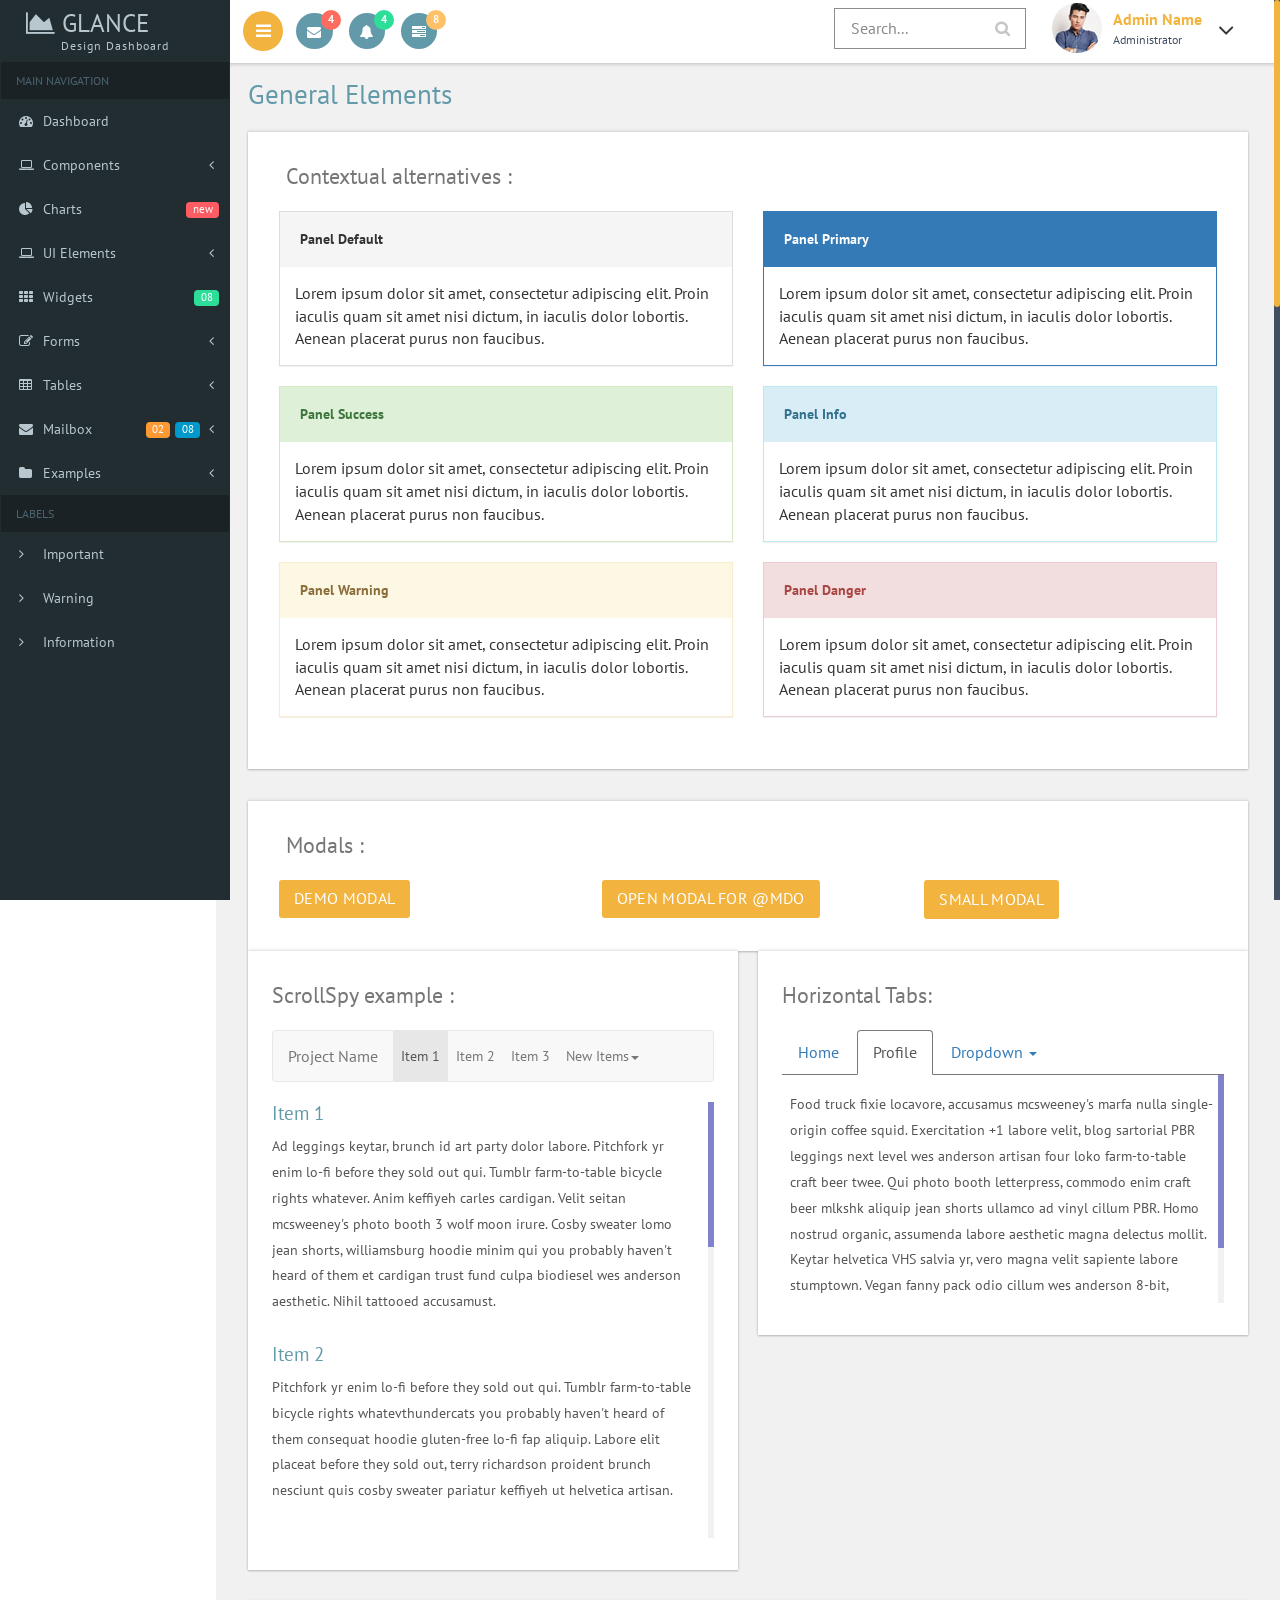
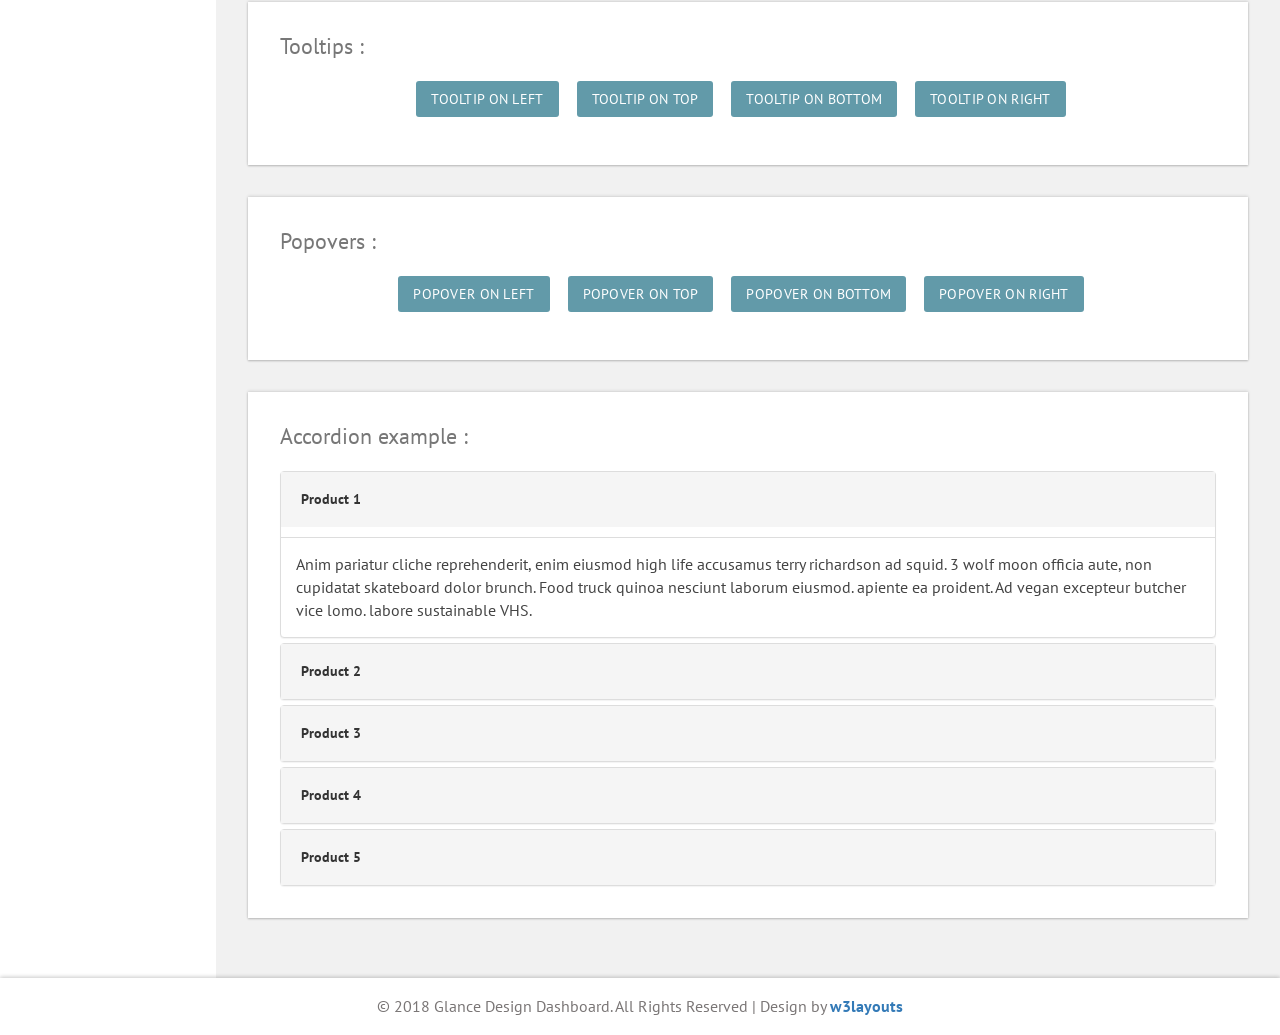
<file: EmployeeLeaveManagementApp/EmployeeLeaveManagementApp/theme/general.html>
<!--
Author: W3layouts
Author URL: http://w3layouts.com
License: Creative Commons Attribution 3.0 Unported
License URL: http://creativecommons.org/licenses/by/3.0/
-->
<!DOCTYPE HTML>
<html>
<head>
<title>Glance Design Dashboard an Admin Panel Category Flat Bootstrap Responsive Website Template | General Elements :: w3layouts</title>
<meta name="viewport" content="width=device-width, initial-scale=1">
<meta http-equiv="Content-Type" content="text/html; charset=utf-8" />
<meta name="keywords" content="Glance Design Dashboard Responsive web template, Bootstrap Web Templates, Flat Web Templates, Android Compatible web template, 
SmartPhone Compatible web template, free WebDesigns for Nokia, Samsung, LG, SonyEricsson, Motorola web design" />
<script type="application/x-javascript"> addEventListener("load", function() { setTimeout(hideURLbar, 0); }, false); function hideURLbar(){ window.scrollTo(0,1); } </script>

<!-- Bootstrap Core CSS -->
<link href="css/bootstrap.css" rel='stylesheet' type='text/css' />

<!-- Custom CSS -->
<link href="css/style.css" rel='stylesheet' type='text/css' />

<!-- font-awesome icons CSS -->
<link href="css/font-awesome.css" rel="stylesheet"> 
<!-- //font-awesome icons CSS -->

 <!-- side nav css file -->
 <link href='css/SidebarNav.min.css' media='all' rel='stylesheet' type='text/css'/>
 <!-- side nav css file -->
 
 <!-- js-->
<script src="js/jquery-1.11.1.min.js"></script>
<script src="js/modernizr.custom.js"></script>

<!--webfonts-->
<link href="//fonts.googleapis.com/css?family=PT+Sans:400,400i,700,700i&amp;subset=cyrillic,cyrillic-ext,latin-ext" rel="stylesheet">
<!--//webfonts--> 

<!-- Metis Menu -->
<script src="js/metisMenu.min.js"></script>
<script src="js/custom.js"></script>
<link href="css/custom.css" rel="stylesheet">
<!--//Metis Menu -->

</head> 
<body class="cbp-spmenu-push">
	<div class="main-content">
	<div class="cbp-spmenu cbp-spmenu-vertical cbp-spmenu-left" id="cbp-spmenu-s1">
		<!--left-fixed -navigation-->
		<aside class="sidebar-left">
      <nav class="navbar navbar-inverse">
          <div class="navbar-header">
            <button type="button" class="navbar-toggle collapsed" data-toggle="collapse" data-target=".collapse" aria-expanded="false">
            <span class="sr-only">Toggle navigation</span>
            <span class="icon-bar"></span>
            <span class="icon-bar"></span>
            <span class="icon-bar"></span>
            </button>
            <h1><a class="navbar-brand" href="index.html"><span class="fa fa-area-chart"></span> Glance<span class="dashboard_text">Design dashboard</span></a></h1>
          </div>
          <div class="collapse navbar-collapse" id="bs-example-navbar-collapse-1">
            <ul class="sidebar-menu">
              <li class="header">MAIN NAVIGATION</li>
              <li class="treeview">
                <a href="index.html">
                <i class="fa fa-dashboard"></i> <span>Dashboard</span>
                </a>
              </li>
			  <li class="treeview">
                <a href="#">
                <i class="fa fa-laptop"></i>
                <span>Components</span>
                <i class="fa fa-angle-left pull-right"></i>
                </a>
                <ul class="treeview-menu">
                  <li><a href="grids.html"><i class="fa fa-angle-right"></i> Grids</a></li>
                  <li><a href="media.html"><i class="fa fa-angle-right"></i> Media Css</a></li>
                </ul>
              </li>
              <li class="treeview">
                <a href="charts.html">
                <i class="fa fa-pie-chart"></i>
                <span>Charts</span>
                <span class="label label-primary pull-right">new</span>
                </a>
              </li>
              <li class="treeview">
                <a href="#">
                <i class="fa fa-laptop"></i>
                <span>UI Elements</span>
                <i class="fa fa-angle-left pull-right"></i>
                </a>
                <ul class="treeview-menu">
                  <li><a href="general.html"><i class="fa fa-angle-right"></i> General</a></li>
                  <li><a href="icons.html"><i class="fa fa-angle-right"></i> Icons</a></li>
                  <li><a href="buttons.html"><i class="fa fa-angle-right"></i> Buttons</a></li>
                  <li><a href="typography.html"><i class="fa fa-angle-right"></i> Typography</a></li>
                </ul>
              </li>
			  <li>
                <a href="widgets.html">
                <i class="fa fa-th"></i> <span>Widgets</span>
                <small class="label pull-right label-info">08</small>
                </a>
              </li>
              <li class="treeview">
                <a href="#">
                <i class="fa fa-edit"></i> <span>Forms</span>
                <i class="fa fa-angle-left pull-right"></i>
                </a>
                <ul class="treeview-menu">
                  <li><a href="forms.html"><i class="fa fa-angle-right"></i> General Forms</a></li>
                  <li><a href="validation.html"><i class="fa fa-angle-right"></i> Form Validations</a></li>
                </ul>
              </li>
              <li class="treeview">
                <a href="#">
                <i class="fa fa-table"></i> <span>Tables</span>
                <i class="fa fa-angle-left pull-right"></i>
                </a>
                <ul class="treeview-menu">
                  <li><a href="tables.html"><i class="fa fa-angle-right"></i> Simple tables</a></li>
                </ul>
              </li>
              <li class="treeview">
                <a href="#">
                <i class="fa fa-envelope"></i> <span>Mailbox</span>
                <i class="fa fa-angle-left pull-right"></i><small class="label pull-right label-info1">08</small><span class="label label-primary1 pull-right">02</span></a>
                <ul class="treeview-menu">
                  <li><a href="inbox.html"><i class="fa fa-angle-right"></i> Mail Inbox</a></li>
                  <li><a href="compose.html"><i class="fa fa-angle-right"></i> Compose Mail </a></li>
                </ul>
              </li>
              <li class="treeview">
                <a href="#">
                <i class="fa fa-folder"></i> <span>Examples</span>
                <i class="fa fa-angle-left pull-right"></i>
                </a>
                <ul class="treeview-menu">
                  <li><a href="login.html"><i class="fa fa-angle-right"></i> Login</a></li>
                  <li><a href="signup.html"><i class="fa fa-angle-right"></i> Register</a></li>
                  <li><a href="404.html"><i class="fa fa-angle-right"></i> 404 Error</a></li>
                  <li><a href="500.html"><i class="fa fa-angle-right"></i> 500 Error</a></li>
                  <li><a href="blank-page.html"><i class="fa fa-angle-right"></i> Blank Page</a></li>
                </ul>
              </li>
              <li class="header">LABELS</li>
              <li><a href="#"><i class="fa fa-angle-right text-red"></i> <span>Important</span></a></li>
              <li><a href="#"><i class="fa fa-angle-right text-yellow"></i> <span>Warning</span></a></li>
              <li><a href="#"><i class="fa fa-angle-right text-aqua"></i> <span>Information</span></a></li>
            </ul>
          </div>
          <!-- /.navbar-collapse -->
      </nav>
    </aside>
	</div>
		<!--left-fixed -navigation-->
		
		<!-- header-starts -->
		<div class="sticky-header header-section ">
			<div class="header-left">
				
				<!--toggle button start-->
				<button id="showLeftPush"><i class="fa fa-bars"></i></button>
				<!--toggle button end-->
				<div class="profile_details_left"><!--notifications of menu start -->
					<ul class="nofitications-dropdown">
						<li class="dropdown head-dpdn">
							<a href="#" class="dropdown-toggle" data-toggle="dropdown" aria-expanded="false"><i class="fa fa-envelope"></i><span class="badge">4</span></a>
							<ul class="dropdown-menu">
								<li>
									<div class="notification_header">
										<h3>You have 3 new messages</h3>
									</div>
								</li>
								<li><a href="#">
								   <div class="user_img"><img src="images/1.jpg" alt=""></div>
								   <div class="notification_desc">
									<p>Lorem ipsum dolor amet</p>
									<p><span>1 hour ago</span></p>
									</div>
								   <div class="clearfix"></div>	
								</a></li>
								<li class="odd"><a href="#">
									<div class="user_img"><img src="images/4.jpg" alt=""></div>
								   <div class="notification_desc">
									<p>Lorem ipsum dolor amet </p>
									<p><span>1 hour ago</span></p>
									</div>
								  <div class="clearfix"></div>	
								</a></li>
								<li><a href="#">
								   <div class="user_img"><img src="images/3.jpg" alt=""></div>
								   <div class="notification_desc">
									<p>Lorem ipsum dolor amet </p>
									<p><span>1 hour ago</span></p>
									</div>
								   <div class="clearfix"></div>	
								</a></li>
								<li>
									<div class="notification_bottom">
										<a href="#">See all messages</a>
									</div> 
								</li>
							</ul>
						</li>
						<li class="dropdown head-dpdn">
							<a href="#" class="dropdown-toggle" data-toggle="dropdown" aria-expanded="false"><i class="fa fa-bell"></i><span class="badge blue">4</span></a>
							<ul class="dropdown-menu">
								<li>
									<div class="notification_header">
										<h3>You have 3 new notification</h3>
									</div>
								</li>
								<li><a href="#">
									<div class="user_img"><img src="images/4.jpg" alt=""></div>
								   <div class="notification_desc">
									<p>Lorem ipsum dolor amet</p>
									<p><span>1 hour ago</span></p>
									</div>
								  <div class="clearfix"></div>	
								 </a></li>
								 <li class="odd"><a href="#">
									<div class="user_img"><img src="images/1.jpg" alt=""></div>
								   <div class="notification_desc">
									<p>Lorem ipsum dolor amet </p>
									<p><span>1 hour ago</span></p>
									</div>
								   <div class="clearfix"></div>	
								 </a></li>
								 <li><a href="#">
									<div class="user_img"><img src="images/3.jpg" alt=""></div>
								   <div class="notification_desc">
									<p>Lorem ipsum dolor amet </p>
									<p><span>1 hour ago</span></p>
									</div>
								   <div class="clearfix"></div>	
								 </a></li>
								 <li>
									<div class="notification_bottom">
										<a href="#">See all notifications</a>
									</div> 
								</li>
							</ul>
						</li>	
						<li class="dropdown head-dpdn">
							<a href="#" class="dropdown-toggle" data-toggle="dropdown" aria-expanded="false"><i class="fa fa-tasks"></i><span class="badge blue1">8</span></a>
							<ul class="dropdown-menu">
								<li>
									<div class="notification_header">
										<h3>You have 8 pending task</h3>
									</div>
								</li>
								<li><a href="#">
									<div class="task-info">
										<span class="task-desc">Database update</span><span class="percentage">40%</span>
										<div class="clearfix"></div>	
									</div>
									<div class="progress progress-striped active">
										<div class="bar yellow" style="width:40%;"></div>
									</div>
								</a></li>
								<li><a href="#">
									<div class="task-info">
										<span class="task-desc">Dashboard done</span><span class="percentage">90%</span>
									   <div class="clearfix"></div>	
									</div>
									<div class="progress progress-striped active">
										 <div class="bar green" style="width:90%;"></div>
									</div>
								</a></li>
								<li><a href="#">
									<div class="task-info">
										<span class="task-desc">Mobile App</span><span class="percentage">33%</span>
										<div class="clearfix"></div>	
									</div>
								   <div class="progress progress-striped active">
										 <div class="bar red" style="width: 33%;"></div>
									</div>
								</a></li>
								<li><a href="#">
									<div class="task-info">
										<span class="task-desc">Issues fixed</span><span class="percentage">80%</span>
									   <div class="clearfix"></div>	
									</div>
									<div class="progress progress-striped active">
										 <div class="bar  blue" style="width: 80%;"></div>
									</div>
								</a></li>
								<li>
									<div class="notification_bottom">
										<a href="#">See all pending tasks</a>
									</div> 
								</li>
							</ul>
						</li>	
					</ul>
					<div class="clearfix"> </div>
				</div>
				<!--notification menu end -->
				<div class="clearfix"> </div>
			</div>
			<div class="header-right">
				
				
				<!--search-box-->
				<div class="search-box">
					<form class="input">
						<input class="sb-search-input input__field--madoka" placeholder="Search..." type="search" id="input-31" />
						<label class="input__label" for="input-31">
							<svg class="graphic" width="100%" height="100%" viewBox="0 0 404 77" preserveAspectRatio="none">
								<path d="m0,0l404,0l0,77l-404,0l0,-77z"/>
							</svg>
						</label>
					</form>
				</div><!--//end-search-box-->
				
				<div class="profile_details">		
					<ul>
						<li class="dropdown profile_details_drop">
							<a href="#" class="dropdown-toggle" data-toggle="dropdown" aria-expanded="false">
								<div class="profile_img">	
									<span class="prfil-img"><img src="images/2.jpg" alt=""> </span> 
									<div class="user-name">
										<p>Admin Name</p>
										<span>Administrator</span>
									</div>
									<i class="fa fa-angle-down lnr"></i>
									<i class="fa fa-angle-up lnr"></i>
									<div class="clearfix"></div>	
								</div>	
							</a>
							<ul class="dropdown-menu drp-mnu">
								<li> <a href="#"><i class="fa fa-cog"></i> Settings</a> </li> 
								<li> <a href="#"><i class="fa fa-user"></i> My Account</a> </li>
								<li> <a href="#"><i class="fa fa-suitcase"></i> Profile</a> </li> 
								<li> <a href="#"><i class="fa fa-sign-out"></i> Logout</a> </li>
							</ul>
						</li>
					</ul>
				</div>
				<div class="clearfix"> </div>				
			</div>
			<div class="clearfix"> </div>	
		</div>
		<!-- //header-ends -->
		<!-- main content start-->
		<div id="page-wrapper">
			<div class="main-page general">
				<h2 class="title1">General Elements</h2>
				<div class="panel-info widget-shadow">
					<h4 class="title2">Contextual alternatives :</h4>
					<div class="col-md-6 panel-grids">
						<div class="panel panel-default"> <div class="panel-heading"> <h3 class="panel-title">Panel Default</h3> </div> <div class="panel-body">Lorem ipsum dolor sit amet, consectetur adipiscing elit. Proin iaculis quam sit amet nisi dictum, in iaculis dolor lobortis. Aenean placerat purus non faucibus.</div> </div>
					</div>
					<div class="col-md-6 panel-grids">
						<div class="panel panel-primary"> <div class="panel-heading"> <h3 class="panel-title">Panel Primary</h3> </div> <div class="panel-body"> Lorem ipsum dolor sit amet, consectetur adipiscing elit. Proin iaculis quam sit amet nisi dictum, in iaculis dolor lobortis. Aenean placerat purus non faucibus. </div> </div>
					</div>
					<div class="col-md-6 panel-grids">
						<div class="panel panel-success"> <div class="panel-heading"> <h3 class="panel-title">Panel Success</h3> </div> <div class="panel-body"> Lorem ipsum dolor sit amet, consectetur adipiscing elit. Proin iaculis quam sit amet nisi dictum, in iaculis dolor lobortis. Aenean placerat purus non faucibus. </div> </div>
					</div>
					<div class="col-md-6 panel-grids">
						<div class="panel panel-info"> <div class="panel-heading"> <h3 class="panel-title"> Panel Info</h3> </div> <div class="panel-body"> Lorem ipsum dolor sit amet, consectetur adipiscing elit. Proin iaculis quam sit amet nisi dictum, in iaculis dolor lobortis. Aenean placerat purus non faucibus. </div> </div>
					</div>
					<div class="col-md-6 panel-grids">
						<div class="panel panel-warning"> <div class="panel-heading"> <h3 class="panel-title">Panel Warning</h3> </div> <div class="panel-body"> Lorem ipsum dolor sit amet, consectetur adipiscing elit. Proin iaculis quam sit amet nisi dictum, in iaculis dolor lobortis. Aenean placerat purus non faucibus.</div> </div>
					</div>
					<div class="col-md-6 panel-grids">
						<div class="panel panel-danger"> <div class="panel-heading"> <h3 class="panel-title">Panel Danger</h3> </div> <div class="panel-body"> Lorem ipsum dolor sit amet, consectetur adipiscing elit. Proin iaculis quam sit amet nisi dictum, in iaculis dolor lobortis. Aenean placerat purus non faucibus. </div> </div>
					</div>
					<div class="clearfix"> </div>
				</div>
				<div class="modals widget-shadow">
					<h4 class="title2">Modals :</h4>
					<div class="col-md-4 modal-grids">
						<button type="button" class="btn btn-primary btn-lg" data-toggle="modal" data-target="#gridSystemModal">Demo modal </button>
						<div class="modal fade" id="gridSystemModal" tabindex="-1" role="dialog" aria-labelledby="gridSystemModalLabel">
							<div class="modal-dialog" role="document">
								<div class="modal-content">
									<div class="modal-header">
										<button type="button" class="close" data-dismiss="modal" aria-label="Close"><span aria-hidden="true">&times;</span></button>
										<h4 class="modal-title" id="gridSystemModalLabel">Modal title</h4>
									</div>
									<div class="modal-body">
										<div class="row-info"> 
											<div class="col-md-4">.col-md-4</div> 
											<div class="col-md-4 col-md-offset-4">.col-md-4 .col-md-offset-4</div> 
										</div>  
										<div class="row"> 
											<div class="col-md-6 col-md-offset-3">.col-md-6 .col-md-offset-3</div> 
										</div> 
										<div class="row">
											<div class="col-sm-9"> Level 1: .col-sm-9 
										<div class="row"> <div class="col-xs-8 col-sm-6"> Level 2: .col-xs-8 .col-sm-6 </div> 
										<div class="col-xs-4 col-sm-6"> Level 2: .col-xs-4 .col-sm-6 </div> </div> </div> </div> </div>
									<div class="modal-footer">
										<button type="button" class="btn btn-default" data-dismiss="modal">Close</button>
										<button type="button" class="btn btn-primary">Save changes</button>
									</div>
								</div><!-- /.modal-content -->
							</div><!-- /.modal-dialog -->
						</div><!-- /.modal -->
					</div>
					<div class="col-md-4 modal-grids">
						<button type="button" class="btn btn-primary btn-lg" data-toggle="modal" data-target="#exampleModal" data-whatever="@mdo">Open modal for @mdo</button>
						<div class="modal fade" id="exampleModal" tabindex="-1" role="dialog" aria-labelledby="exampleModalLabel">
							<div class="modal-dialog" role="document">
								<div class="modal-content">
									<div class="modal-header">
										<button type="button" class="close" data-dismiss="modal" aria-label="Close"><span aria-hidden="true">&times;</span></button>
										<h4 class="modal-title" id="exampleModalLabel">New message</h4>
									</div>
									<div class="modal-body">
										<form>
											<div class="form-group">
												<label for="recipient-name" class="control-label">Recipient:</label>
												<input type="text" class="form-control" id="recipient-name">
											</div>
											<div class="form-group">
												<label for="message-text" class="control-label">Message:</label>
												<textarea class="form-control" id="message-text"></textarea>
											</div>
										</form>
									</div>
									<div class="modal-footer">
										<button type="button" class="btn btn-default" data-dismiss="modal">Close</button>
										<button type="button" class="btn btn-primary">Send message</button>
									</div>
								</div>
							</div>
						</div>
					</div>
					<div class="col-md-4 modal-grids">
						<button type="button" class="btn btn-primary" data-toggle="modal" data-target=".bs-example-modal-sm">Small modal</button>
						<div class="modal fade bs-example-modal-sm" tabindex="-1" role="dialog" aria-labelledby="mySmallModalLabel">
							<div class="modal-dialog modal-sm">
								<div class="modal-content"> 
									<div class="modal-header">
										<button type="button" class="close" data-dismiss="modal" aria-label="Close"><span aria-hidden="true">×</span></button>
										<h4 class="modal-title" id="mySmallModalLabel">Small modal</h4> 
									</div> 
									<div class="modal-body"> Cras purus odio, vestibulum in vulputate at, tempus viverra turpis.
									</div>
								</div>
							</div>
						</div>
					</div>
					<div class="clearfix"> </div>
				</div>
				<div class="row">
					<div class="col-md-6 general-grids widget-shadow">
						<h4 class="title2">ScrollSpy example :</h4>
						<div class="bs-example1" data-example-id="embedded-scrollspy"> 
							<nav id="navbar-example2" class="navbar navbar-default navbar-static"> 
								<div class="container-fluid"> 
									<div class="navbar-header"> 
										<button class="navbar-toggle collapsed" type="button" data-toggle="collapse" data-target=".bs-example-js-navbar-scrollspy"> <span class="sr-only">Toggle navigation</span> 
											<span class="icon-bar"></span> 
											<span class="icon-bar"></span> 
											<span class="icon-bar"></span> 
										</button> 
										<a class="navbar-brand" href="index.html">Project Name</a> 
									</div> 
									<div class="collapse navbar-collapse bs-example-js-navbar-scrollspy"> 
										<ul class="nav navbar-nav"> 
											<li class="active"><a href="#fat">Item 1</a></li> 
											<li class=""><a href="#three">Item 2</a></li> 
											<li class=""><a href="#four">Item 3</a></li> 
											<li class="dropdown"> <a href="#" id="navbarDrop1" class="dropdown-toggle" data-toggle="dropdown" role="button" aria-haspopup="true" aria-expanded="false">New Items<span class="caret"></span></a> 
												<ul class="dropdown-menu" aria-labelledby="navbarDrop1"> <li class=""><a href="#one">product 1</a></li> 
													<li class=""><a href="#two">product 2</a></li> 
												</ul> 
											</li> 
										</ul> 
									</div> 
								</div> 
							</nav> 
							<div data-spy="scroll" data-target="#navbar-example2" class="scrollspy-example scroll scrollbar1"> 
								<h4 id="fat">Item 1</h4><p>Ad leggings keytar, brunch id art party dolor labore. Pitchfork yr enim lo-fi before they sold out qui. Tumblr farm-to-table bicycle rights whatever. Anim keffiyeh carles cardigan. Velit seitan mcsweeney's photo booth 3 wolf moon irure. Cosby sweater lomo jean shorts, williamsburg hoodie minim qui you probably haven't heard of them et cardigan trust fund culpa biodiesel wes anderson aesthetic. Nihil tattooed accusamust.</p> 
								<h4 id="three">Item 2</h4> <p>Pitchfork yr enim lo-fi before they sold out qui. Tumblr farm-to-table bicycle rights whatevthundercats you probably haven't heard of them consequat hoodie gluten-free lo-fi fap aliquip. Labore elit placeat before they sold out, terry richardson proident brunch nesciunt quis cosby sweater pariatur keffiyeh ut helvetica artisan. </p> <p>Cardigan craft beer seitan readymade velit. VHS chambray laboris tempor veniam. Anim mollit minim commodo ullamco thundercats. </p> 							
								<h4 id="four">Item 3</h4> <p>Ad leggings keytar, brunch id art party dolor labore. Pitchfork yr enim lo-fi before they sold out qui. Tumblr farm-to-table bicycle rights whatevthundercats you probably haven't heard of them consequat hoodie gluten-free lo-fi fap aliquip. Labore elit placeat before they sold out, terry richardson proident brunch nesciunt quis cosby sweater pariatur keffiyeh ut helvetica artisan. </p> <p>Cardigan craft beer seitan readymade velit. VHS chambray laboris tempor veniam. Anim mollit minim commodo ullamco thundercats. </p> 							
								<h4 id="one">New Product 1</h4> <p>Occaecat commodo aliqua delectus. Fap craft beer deserunt skateboard ea. Lomo bicycle rights adipisicing banh mi, velit ea sunt next level locavore single-origin coffee in magna veniam. High life id vinyl, echo park consequat quis aliquip banh mi pitchfork. Vero VHS est adipisicing. Consectetur nisi DIY minim messenger bag. Cred ex in, sustainable delectus consectetur fanny pack iphone.</p> 
								<h4 id="two">New Product 2</h4> <p>In incididunt echo park, officia deserunt mcsweeney's proident master cleanse thundercats sapiente veniam. Excepteur VHS elit, proident shoreditch +1 biodiesel laborum craft beer. Single-origin coffee wayfarers irure four loko, cupidatat terry richardson master cleanse. Assumenda you probably haven't heard of them art party fanny pack, tattooed nulla cardigan tempor ad. Proident wolf nesciunt sartorial keffiyeh eu banh mi sustainable. Elit wolf voluptate, lo-fi ea portland before they sold out four loko. Locavore enim nostrud mlkshk brooklyn nesciunt.</p> 
							</div> 
						</div>
					</div>
					<div class="col-md-6 general-grids grids-right widget-shadow">
						<h4 class="title2">Horizontal Tabs:</h4>
						<ul id="myTabs" class="nav nav-tabs" role="tablist"> <li role="presentation" class=""><a href="#home" id="home-tab" role="tab" data-toggle="tab" aria-controls="home" aria-expanded="false">Home</a></li> <li role="presentation" class="active"><a href="#profile" role="tab" id="profile-tab" data-toggle="tab" aria-controls="profile" aria-expanded="true">Profile</a></li> <li role="presentation" class="dropdown"> <a href="#" id="myTabDrop1" class="dropdown-toggle" data-toggle="dropdown" aria-controls="myTabDrop1-contents" aria-expanded="false">Dropdown <span class="caret"></span></a> <ul class="dropdown-menu" aria-labelledby="myTabDrop1" id="myTabDrop1-contents"> <li class=""><a href="#dropdown1" role="tab" id="dropdown1-tab" data-toggle="tab" aria-controls="dropdown1" aria-expanded="false">@fat</a></li> <li class=""><a href="#dropdown2" role="tab" id="dropdown2-tab" data-toggle="tab" aria-controls="dropdown2" aria-expanded="false">@mdo</a></li> </ul> </li> </ul>
						<div id="myTabContent" class="tab-content scrollbar1"> <div role="tabpanel" class="tab-pane fade" id="home" aria-labelledby="home-tab"> <p>Raw denim you probably haven't heard of them jean shorts Austin. Nesciunt tofu stumptown aliqua, retro synth master cleanse. Mustache cliche tempor, williamsburg carles vegan helvetica. Reprehenderit butcher retro keffiyeh dreamcatcher synth. Cosby sweater eu banh mi, qui irure terry richardson ex squid. Aliquip placeat salvia cillum iphone. Seitan aliquip quis cardigan american apparel, butcher voluptate nisi qui.</p> </div> <div role="tabpanel" class="tab-pane fade active in" id="profile" aria-labelledby="profile-tab"> <p>Food truck fixie locavore, accusamus mcsweeney's marfa nulla single-origin coffee squid. Exercitation +1 labore velit, blog sartorial PBR leggings next level wes anderson artisan four loko farm-to-table craft beer twee. Qui photo booth letterpress, commodo enim craft beer mlkshk aliquip jean shorts ullamco ad vinyl cillum PBR. Homo nostrud organic, assumenda labore aesthetic magna delectus mollit. Keytar helvetica VHS salvia yr, vero magna velit sapiente labore stumptown. Vegan fanny pack odio cillum wes anderson 8-bit, sustainable jean shorts beard ut DIY ethical culpa terry richardson biodiesel. Art party scenester stumptown, tumblr butcher vero sint qui sapiente accusamus tattooed echo park.</p> </div> <div role="tabpanel" class="tab-pane fade" id="dropdown1" aria-labelledby="dropdown1-tab"> <p>Etsy mixtape wayfarers, ethical wes anderson tofu before they sold out mcsweeney's organic lomo retro fanny pack lo-fi farm-to-table readymade. Messenger bag gentrify pitchfork tattooed craft beer, iphone skateboard locavore carles etsy salvia banksy hoodie helvetica. DIY synth PBR banksy irony. Leggings gentrify squid 8-bit cred pitchfork. Williamsburg banh mi whatever gluten-free, carles pitchfork biodiesel fixie etsy retro mlkshk vice blog. Scenester cred you probably haven't heard of them, vinyl craft beer blog stumptown. Pitchfork sustainable tofu synth chambray yr.</p> </div> <div role="tabpanel" class="tab-pane fade" id="dropdown2" aria-labelledby="dropdown2-tab"> <p>Trust fund seitan letterpress, keytar raw denim keffiyeh etsy art party before they sold out master cleanse gluten-free squid scenester freegan cosby sweater. Fanny pack portland seitan DIY, art party locavore wolf cliche high life echo park Austin. Cred vinyl keffiyeh DIY salvia PBR, banh mi before they sold out farm-to-table VHS viral locavore cosby sweater. Lomo wolf viral, mustache readymade thundercats keffiyeh craft beer marfa ethical. Wolf salvia freegan, sartorial keffiyeh echo park vegan.</p> </div> </div>
					</div>
					<div class="clearfix"> </div>
				</div>
				<div class="tool-tips widget-shadow">
					<h4 class="title2">Tooltips :</h4>
					<div class="bs-example-tooltips"> 
						<button type="button" class="btn btn-default" data-toggle="tooltip" data-placement="left" title="" data-original-title="Tooltip on left">Tooltip on left</button> 
						<button type="button" class="btn btn-default" data-toggle="tooltip" data-placement="top" title="" data-original-title="Tooltip on top">Tooltip on top</button> 
						<button type="button" class="btn btn-default" data-toggle="tooltip" data-placement="bottom" title="" data-original-title="Tooltip on bottom">Tooltip on bottom</button>
						<button type="button" class="btn btn-default" data-toggle="tooltip" data-placement="right" title="" data-original-title="Tooltip on right">Tooltip on right</button> 
						<script>$(function () {
						  $('[data-toggle="tooltip"]').tooltip()
						})</script>
					</div>
				</div>
				<div class="tool-tips widget-shadow">
					<h4 class="title2">Popovers :</h4>
					<div class="bs-example-tooltips"> 
						<button type="button" class="btn btn-default" data-container="body" data-toggle="popover" data-placement="left" data-content="Vivamus sagittis lacus vel augue laoreet rutrum faucibus.">
						  Popover on left
						</button>

						<button type="button" class="btn btn-default" data-container="body" data-toggle="popover" data-placement="top" data-content="Vivamus sagittis lacus vel augue laoreet rutrum faucibus.">
						  Popover on top
						</button>

						<button type="button" class="btn btn-default" data-container="body" data-toggle="popover" data-placement="bottom" data-content="Vivamus
						sagittis lacus vel augue laoreet rutrum faucibus.">
						  Popover on bottom
						</button>

						<button type="button" class="btn btn-default" data-container="body" data-toggle="popover" data-placement="right" data-content="Vivamus sagittis lacus vel augue laoreet rutrum faucibus.">
						  Popover on right
						</button>
						<script>
							$(function () {
								$('[data-toggle="popover"]').popover()
							})
						</script>
					</div>
				</div>
				<div class="panel-group tool-tips widget-shadow" id="accordion" role="tablist" aria-multiselectable="true">
					<h4 class="title2"> Accordion example :</h4>
				  <div class="panel panel-default">
					<div class="panel-heading" role="tab" id="headingOne">
					  <h4 class="panel-title">
						<a role="button" data-toggle="collapse" data-parent="#accordion" href="#collapseOne" aria-expanded="true" aria-controls="collapseOne">
						  Product 1
						</a>
					  </h4>
					</div>
					<div id="collapseOne" class="panel-collapse collapse in" role="tabpanel" aria-labelledby="headingOne">
					  <div class="panel-body">
						Anim pariatur cliche reprehenderit, enim eiusmod high life accusamus terry richardson ad squid. 3 wolf moon officia aute, non cupidatat skateboard dolor brunch. Food truck quinoa nesciunt laborum eiusmod. apiente ea proident. Ad vegan excepteur butcher vice lomo.  labore sustainable VHS.
					  </div>
					</div>
				  </div>
				  <div class="panel panel-default">
					<div class="panel-heading" role="tab" id="headingTwo">
					  <h4 class="panel-title">
						<a class="collapsed" role="button" data-toggle="collapse" data-parent="#accordion" href="#collapseTwo" aria-expanded="false" aria-controls="collapseTwo">
							Product 2
						</a>
					  </h4>
					</div>
					<div id="collapseTwo" class="panel-collapse collapse" role="tabpanel" aria-labelledby="headingTwo">
					  <div class="panel-body">
						Eiusmod high life accusamus terry richardson ad squid. 3 wolf moon officia aute, non cupidatat skateboard dolor brunch. Anim pariatur cliche reprehenderit, enim  Food truck quinoa nesciunt laborum eiusmod. apiente ea proident. Ad vegan excepteur butcher vice lomo.  labore sustainable VHS.
					  </div>
					</div>
				  </div>
				  <div class="panel panel-default">
					<div class="panel-heading" role="tab" id="headingThree">
					  <h4 class="panel-title">
						<a class="collapsed" role="button" data-toggle="collapse" data-parent="#accordion" href="#collapseThree" aria-expanded="false" aria-controls="collapseThree">
							Product 3
						</a>
					  </h4>
					</div>
					<div id="collapseThree" class="panel-collapse collapse" role="tabpanel" aria-labelledby="headingThree">
					  <div class="panel-body">
						3 wolf moon officia aute, non cupidatat skateboard dolor brunch. Food truck quinoa nesciunt laborum eiusmod. Anim pariatur cliche reprehenderit, enim eiusmod high life accusamus terry richardson ad squid.  apiente ea proident. Ad vegan excepteur butcher vice lomo.  labore sustainable VHS.
					  </div>
					</div>
				  </div>
				  <div class="panel panel-default">
					<div class="panel-heading" role="tab" id="headingFour">
					  <h4 class="panel-title">
						<a class="collapsed" role="button" data-toggle="collapse" data-parent="#accordion" href="#collapseFour" aria-expanded="false" aria-controls="collapseFour">
							Product 4
						</a>
					  </h4>
					</div>
					<div id="collapseFour" class="panel-collapse collapse" role="tabpanel" aria-labelledby="headingFour">
					  <div class="panel-body">
						Cliche reprehenderit, enim eiusmod high life accusamus terry richardson ad squid. 3 wolf moon officia aute, non cupidatat skateboard dolor brunch. Food truck quinoa nesciunt laborum eiusmod. apiente ea proident. Ad vegan excepteur butcher vice lomo.  labore sustainable VHS.
					  </div>
					</div>
				  </div>
				  <div class="panel panel-default">
					<div class="panel-heading" role="tab" id="headingFive">
					  <h4 class="panel-title">
						<a class="collapsed" role="button" data-toggle="collapse" data-parent="#accordion" href="#collapseFive" aria-expanded="false" aria-controls="collapseFive">
							Product 5
						</a>
					  </h4>
					</div>
					<div id="collapseFive" class="panel-collapse collapse" role="tabpanel" aria-labelledby="headingFive">
					  <div class="panel-body">
						Anim pariatur cliche reprehenderit, enim eiusmod high life accusamus terry richardson ad squid. 3 wolf moon officia aute, non cupidatat skateboard dolor brunch. Food truck quinoa nesciunt laborum eiusmod. apiente ea proident. Ad vegan excepteur butcher vice lomo.  labore sustainable VHS.
					  </div>
					</div>
				  </div>
				</div>
			</div>
		</div>
		<!--footer-->
		<div class="footer">
		   <p>&copy; 2018 Glance Design Dashboard. All Rights Reserved | Design by <a href="https://w3layouts.com/" target="_blank">w3layouts</a></p>		</div>
        <!--//footer-->
	</div>
	
	<!-- side nav js -->
	<script src='js/SidebarNav.min.js' type='text/javascript'></script>
	<script>
      $('.sidebar-menu').SidebarNav()
    </script>
	<!-- //side nav js -->
	
	<!-- Classie --><!-- for toggle left push menu script -->
		<script src="js/classie.js"></script>
		<script>
			var menuLeft = document.getElementById( 'cbp-spmenu-s1' ),
				showLeftPush = document.getElementById( 'showLeftPush' ),
				body = document.body;
				
			showLeftPush.onclick = function() {
				classie.toggle( this, 'active' );
				classie.toggle( body, 'cbp-spmenu-push-toright' );
				classie.toggle( menuLeft, 'cbp-spmenu-open' );
				disableOther( 'showLeftPush' );
			};
			
			function disableOther( button ) {
				if( button !== 'showLeftPush' ) {
					classie.toggle( showLeftPush, 'disabled' );
				}
			}
		</script>
	<!-- //Classie --><!-- //for toggle left push menu script -->
		
	<!--scrolling js-->
	<script src="js/jquery.nicescroll.js"></script>
	<script src="js/scripts.js"></script>
	<!--//scrolling js-->
	
	<!-- Bootstrap Core JavaScript -->
   <script src="js/bootstrap.js"> </script>
</body>
</html>
</file>
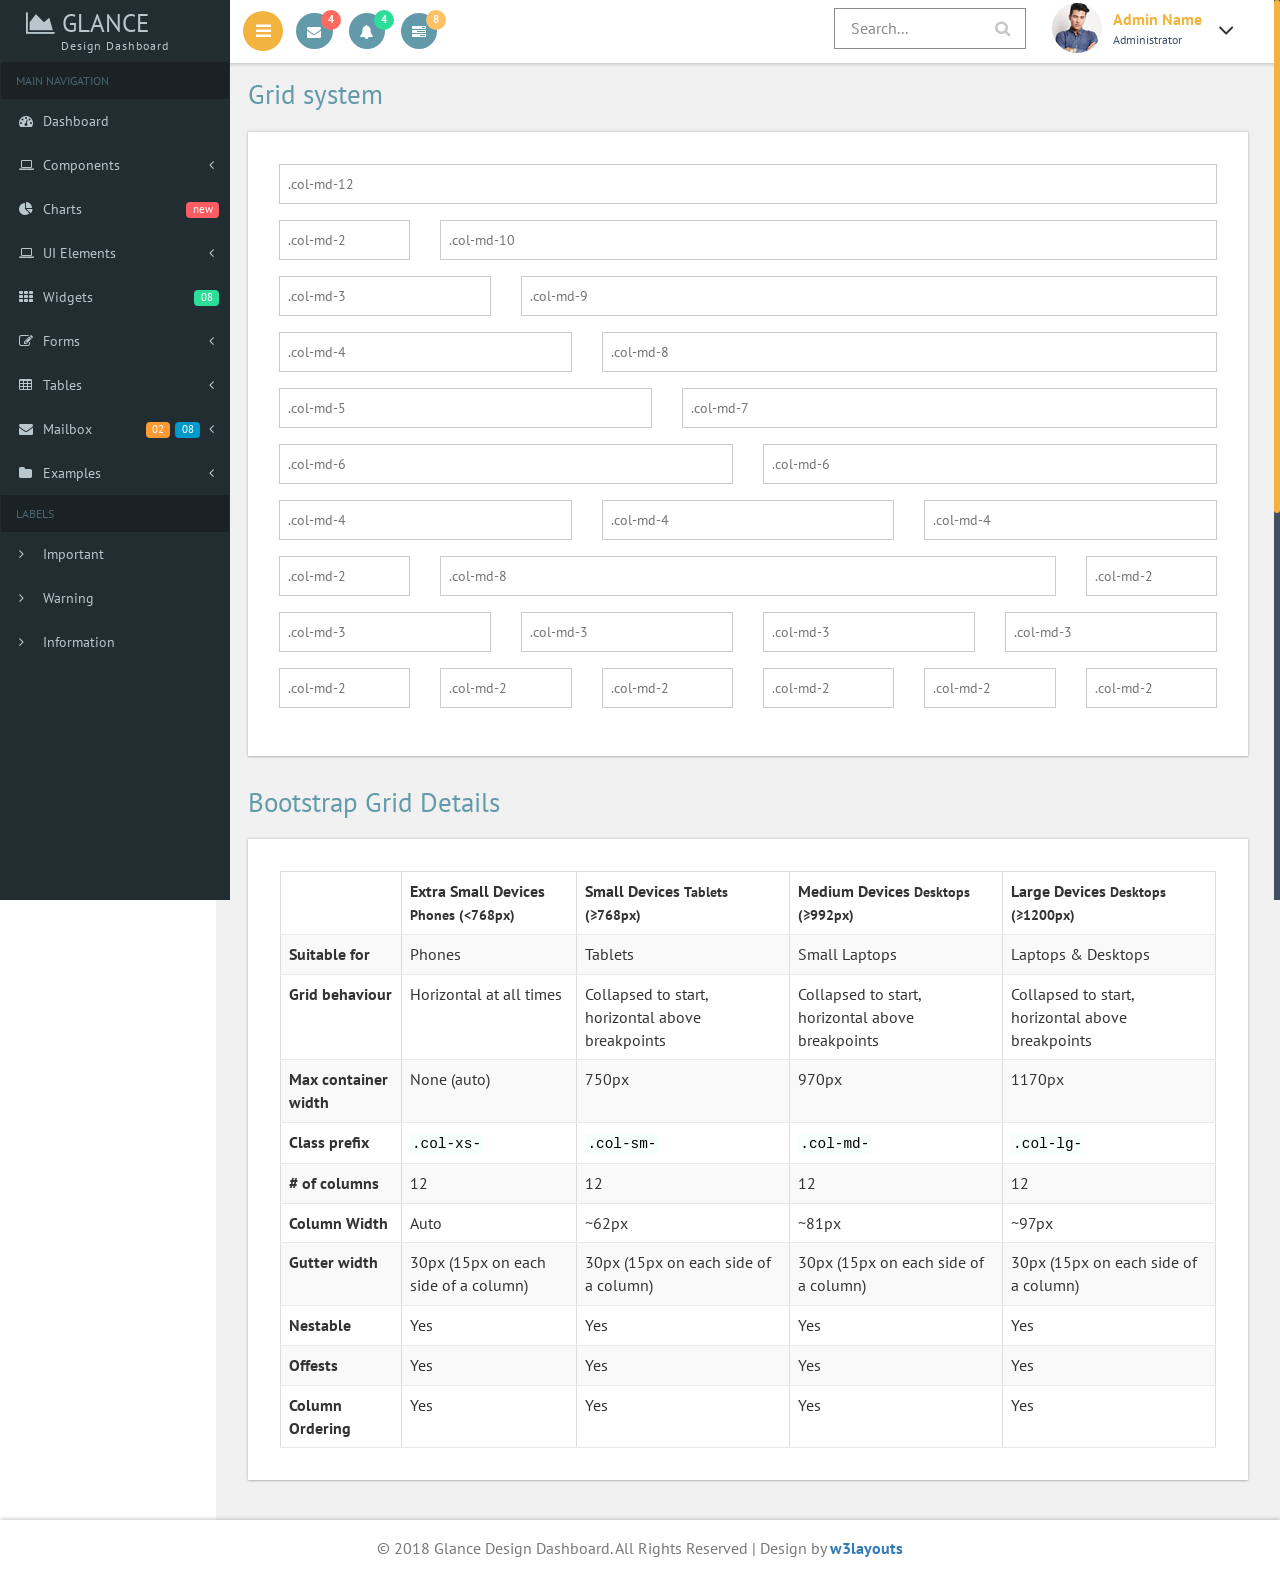
<file: EmployeeLeaveManagementApp/EmployeeLeaveManagementApp/theme/grids.html>
<!--
Author: W3layouts
Author URL: http://w3layouts.com
License: Creative Commons Attribution 3.0 Unported
License URL: http://creativecommons.org/licenses/by/3.0/
-->
<!DOCTYPE HTML>
<html>
<head>
<title>Glance Design Dashboard an Admin Panel Category Flat Bootstrap Responsive Website Template | Grids :: w3layouts</title>
<meta name="viewport" content="width=device-width, initial-scale=1">
<meta http-equiv="Content-Type" content="text/html; charset=utf-8" />
<meta name="keywords" content="Glance Design Dashboard Responsive web template, Bootstrap Web Templates, Flat Web Templates, Android Compatible web template, 
SmartPhone Compatible web template, free WebDesigns for Nokia, Samsung, LG, SonyEricsson, Motorola web design" />
<script type="application/x-javascript"> addEventListener("load", function() { setTimeout(hideURLbar, 0); }, false); function hideURLbar(){ window.scrollTo(0,1); } </script>

<!-- Bootstrap Core CSS -->
<link href="css/bootstrap.css" rel='stylesheet' type='text/css' />

<!-- Custom CSS -->
<link href="css/style.css" rel='stylesheet' type='text/css' />

<!-- font-awesome icons CSS -->
<link href="css/font-awesome.css" rel="stylesheet"> 
<!-- //font-awesome icons CSS -->

 <!-- side nav css file -->
 <link href='css/SidebarNav.min.css' media='all' rel='stylesheet' type='text/css'/>
 <!-- side nav css file -->
 
 <!-- js-->
<script src="js/jquery-1.11.1.min.js"></script>
<script src="js/modernizr.custom.js"></script>

<!--webfonts-->
<link href="//fonts.googleapis.com/css?family=PT+Sans:400,400i,700,700i&amp;subset=cyrillic,cyrillic-ext,latin-ext" rel="stylesheet">
<!--//webfonts--> 

<!-- Metis Menu -->
<script src="js/metisMenu.min.js"></script>
<script src="js/custom.js"></script>
<link href="css/custom.css" rel="stylesheet">
<!--//Metis Menu -->

</head> 
<body class="cbp-spmenu-push">
	<div class="main-content">
	<div class="cbp-spmenu cbp-spmenu-vertical cbp-spmenu-left" id="cbp-spmenu-s1">
		<!--left-fixed -navigation-->
		<aside class="sidebar-left">
      <nav class="navbar navbar-inverse">
          <div class="navbar-header">
            <button type="button" class="navbar-toggle collapsed" data-toggle="collapse" data-target=".collapse" aria-expanded="false">
            <span class="sr-only">Toggle navigation</span>
            <span class="icon-bar"></span>
            <span class="icon-bar"></span>
            <span class="icon-bar"></span>
            </button>
            <h1><a class="navbar-brand" href="index.html"><span class="fa fa-area-chart"></span> Glance<span class="dashboard_text">Design dashboard</span></a></h1>
          </div>
          <div class="collapse navbar-collapse" id="bs-example-navbar-collapse-1">
            <ul class="sidebar-menu">
              <li class="header">MAIN NAVIGATION</li>
             <li class="treeview">
                <a href="index.html">
                <i class="fa fa-dashboard"></i> <span>Dashboard</span>
                </a>
              </li>
			  <li class="treeview">
                <a href="#">
                <i class="fa fa-laptop"></i>
                <span>Components</span>
                <i class="fa fa-angle-left pull-right"></i>
                </a>
                <ul class="treeview-menu">
                  <li><a href="grids.html"><i class="fa fa-angle-right"></i> Grids</a></li>
                  <li><a href="media.html"><i class="fa fa-angle-right"></i> Media Css</a></li>
                </ul>
              </li>
              <li class="treeview">
                <a href="charts.html">
                <i class="fa fa-pie-chart"></i>
                <span>Charts</span>
                <span class="label label-primary pull-right">new</span>
                </a>
              </li>
              <li class="treeview">
                <a href="#">
                <i class="fa fa-laptop"></i>
                <span>UI Elements</span>
                <i class="fa fa-angle-left pull-right"></i>
                </a>
                <ul class="treeview-menu">
                  <li><a href="general.html"><i class="fa fa-angle-right"></i> General</a></li>
                  <li><a href="icons.html"><i class="fa fa-angle-right"></i> Icons</a></li>
                  <li><a href="buttons.html"><i class="fa fa-angle-right"></i> Buttons</a></li>
                  <li><a href="typography.html"><i class="fa fa-angle-right"></i> Typography</a></li>
                </ul>
              </li>
			  <li>
                <a href="widgets.html">
                <i class="fa fa-th"></i> <span>Widgets</span>
                <small class="label pull-right label-info">08</small>
                </a>
              </li>
              <li class="treeview">
                <a href="#">
                <i class="fa fa-edit"></i> <span>Forms</span>
                <i class="fa fa-angle-left pull-right"></i>
                </a>
                <ul class="treeview-menu">
                  <li><a href="forms.html"><i class="fa fa-angle-right"></i> General Forms</a></li>
                  <li><a href="validation.html"><i class="fa fa-angle-right"></i> Form Validations</a></li>
                </ul>
              </li>
              <li class="treeview">
                <a href="#">
                <i class="fa fa-table"></i> <span>Tables</span>
                <i class="fa fa-angle-left pull-right"></i>
                </a>
                <ul class="treeview-menu">
                  <li><a href="tables.html"><i class="fa fa-angle-right"></i> Simple tables</a></li>
                </ul>
              </li>
              <li class="treeview">
                <a href="#">
                <i class="fa fa-envelope"></i> <span>Mailbox</span>
                <i class="fa fa-angle-left pull-right"></i><small class="label pull-right label-info1">08</small><span class="label label-primary1 pull-right">02</span></a>
                <ul class="treeview-menu">
                  <li><a href="inbox.html"><i class="fa fa-angle-right"></i> Mail Inbox</a></li>
                  <li><a href="compose.html"><i class="fa fa-angle-right"></i> Compose Mail </a></li>
                </ul>
              </li>
              <li class="treeview">
                <a href="#">
                <i class="fa fa-folder"></i> <span>Examples</span>
                <i class="fa fa-angle-left pull-right"></i>
                </a>
                <ul class="treeview-menu">
                  <li><a href="login.html"><i class="fa fa-angle-right"></i> Login</a></li>
                  <li><a href="signup.html"><i class="fa fa-angle-right"></i> Register</a></li>
                  <li><a href="404.html"><i class="fa fa-angle-right"></i> 404 Error</a></li>
                  <li><a href="500.html"><i class="fa fa-angle-right"></i> 500 Error</a></li>
                  <li><a href="blank-page.html"><i class="fa fa-angle-right"></i> Blank Page</a></li>
                </ul>
              </li>
              <li class="header">LABELS</li>
              <li><a href="#"><i class="fa fa-angle-right text-red"></i> <span>Important</span></a></li>
              <li><a href="#"><i class="fa fa-angle-right text-yellow"></i> <span>Warning</span></a></li>
              <li><a href="#"><i class="fa fa-angle-right text-aqua"></i> <span>Information</span></a></li>
            </ul>
          </div>
          <!-- /.navbar-collapse -->
      </nav>
    </aside>
	</div>
		<!--left-fixed -navigation-->
		
		<!-- header-starts -->
		<div class="sticky-header header-section ">
			<div class="header-left">
				
				<!--toggle button start-->
				<button id="showLeftPush"><i class="fa fa-bars"></i></button>
				<!--toggle button end-->
				<div class="profile_details_left"><!--notifications of menu start -->
					<ul class="nofitications-dropdown">
						<li class="dropdown head-dpdn">
							<a href="#" class="dropdown-toggle" data-toggle="dropdown" aria-expanded="false"><i class="fa fa-envelope"></i><span class="badge">4</span></a>
							<ul class="dropdown-menu">
								<li>
									<div class="notification_header">
										<h3>You have 3 new messages</h3>
									</div>
								</li>
								<li><a href="#">
								   <div class="user_img"><img src="images/1.jpg" alt=""></div>
								   <div class="notification_desc">
									<p>Lorem ipsum dolor amet</p>
									<p><span>1 hour ago</span></p>
									</div>
								   <div class="clearfix"></div>	
								</a></li>
								<li class="odd"><a href="#">
									<div class="user_img"><img src="images/4.jpg" alt=""></div>
								   <div class="notification_desc">
									<p>Lorem ipsum dolor amet </p>
									<p><span>1 hour ago</span></p>
									</div>
								  <div class="clearfix"></div>	
								</a></li>
								<li><a href="#">
								   <div class="user_img"><img src="images/3.jpg" alt=""></div>
								   <div class="notification_desc">
									<p>Lorem ipsum dolor amet </p>
									<p><span>1 hour ago</span></p>
									</div>
								   <div class="clearfix"></div>	
								</a></li>
								<li>
									<div class="notification_bottom">
										<a href="#">See all messages</a>
									</div> 
								</li>
							</ul>
						</li>
						<li class="dropdown head-dpdn">
							<a href="#" class="dropdown-toggle" data-toggle="dropdown" aria-expanded="false"><i class="fa fa-bell"></i><span class="badge blue">4</span></a>
							<ul class="dropdown-menu">
								<li>
									<div class="notification_header">
										<h3>You have 3 new notification</h3>
									</div>
								</li>
								<li><a href="#">
									<div class="user_img"><img src="images/4.jpg" alt=""></div>
								   <div class="notification_desc">
									<p>Lorem ipsum dolor amet</p>
									<p><span>1 hour ago</span></p>
									</div>
								  <div class="clearfix"></div>	
								 </a></li>
								 <li class="odd"><a href="#">
									<div class="user_img"><img src="images/1.jpg" alt=""></div>
								   <div class="notification_desc">
									<p>Lorem ipsum dolor amet </p>
									<p><span>1 hour ago</span></p>
									</div>
								   <div class="clearfix"></div>	
								 </a></li>
								 <li><a href="#">
									<div class="user_img"><img src="images/3.jpg" alt=""></div>
								   <div class="notification_desc">
									<p>Lorem ipsum dolor amet </p>
									<p><span>1 hour ago</span></p>
									</div>
								   <div class="clearfix"></div>	
								 </a></li>
								 <li>
									<div class="notification_bottom">
										<a href="#">See all notifications</a>
									</div> 
								</li>
							</ul>
						</li>	
						<li class="dropdown head-dpdn">
							<a href="#" class="dropdown-toggle" data-toggle="dropdown" aria-expanded="false"><i class="fa fa-tasks"></i><span class="badge blue1">8</span></a>
							<ul class="dropdown-menu">
								<li>
									<div class="notification_header">
										<h3>You have 8 pending task</h3>
									</div>
								</li>
								<li><a href="#">
									<div class="task-info">
										<span class="task-desc">Database update</span><span class="percentage">40%</span>
										<div class="clearfix"></div>	
									</div>
									<div class="progress progress-striped active">
										<div class="bar yellow" style="width:40%;"></div>
									</div>
								</a></li>
								<li><a href="#">
									<div class="task-info">
										<span class="task-desc">Dashboard done</span><span class="percentage">90%</span>
									   <div class="clearfix"></div>	
									</div>
									<div class="progress progress-striped active">
										 <div class="bar green" style="width:90%;"></div>
									</div>
								</a></li>
								<li><a href="#">
									<div class="task-info">
										<span class="task-desc">Mobile App</span><span class="percentage">33%</span>
										<div class="clearfix"></div>	
									</div>
								   <div class="progress progress-striped active">
										 <div class="bar red" style="width: 33%;"></div>
									</div>
								</a></li>
								<li><a href="#">
									<div class="task-info">
										<span class="task-desc">Issues fixed</span><span class="percentage">80%</span>
									   <div class="clearfix"></div>	
									</div>
									<div class="progress progress-striped active">
										 <div class="bar  blue" style="width: 80%;"></div>
									</div>
								</a></li>
								<li>
									<div class="notification_bottom">
										<a href="#">See all pending tasks</a>
									</div> 
								</li>
							</ul>
						</li>	
					</ul>
					<div class="clearfix"> </div>
				</div>
				<!--notification menu end -->
				<div class="clearfix"> </div>
			</div>
			<div class="header-right">
				
				
				<!--search-box-->
				<div class="search-box">
					<form class="input">
						<input class="sb-search-input input__field--madoka" placeholder="Search..." type="search" id="input-31" />
						<label class="input__label" for="input-31">
							<svg class="graphic" width="100%" height="100%" viewBox="0 0 404 77" preserveAspectRatio="none">
								<path d="m0,0l404,0l0,77l-404,0l0,-77z"/>
							</svg>
						</label>
					</form>
				</div><!--//end-search-box-->
				
				<div class="profile_details">		
					<ul>
						<li class="dropdown profile_details_drop">
							<a href="#" class="dropdown-toggle" data-toggle="dropdown" aria-expanded="false">
								<div class="profile_img">	
									<span class="prfil-img"><img src="images/2.jpg" alt=""> </span> 
									<div class="user-name">
										<p>Admin Name</p>
										<span>Administrator</span>
									</div>
									<i class="fa fa-angle-down lnr"></i>
									<i class="fa fa-angle-up lnr"></i>
									<div class="clearfix"></div>	
								</div>	
							</a>
							<ul class="dropdown-menu drp-mnu">
								<li> <a href="#"><i class="fa fa-cog"></i> Settings</a> </li> 
								<li> <a href="#"><i class="fa fa-user"></i> My Account</a> </li>
								<li> <a href="#"><i class="fa fa-suitcase"></i> Profile</a> </li> 
								<li> <a href="#"><i class="fa fa-sign-out"></i> Logout</a> </li>
							</ul>
						</li>
					</ul>
				</div>
				<div class="clearfix"> </div>				
			</div>
			<div class="clearfix"> </div>	
		</div>
		<!-- //header-ends -->
		<!-- main content start-->
		<div id="page-wrapper">
			<div class="main-page">
				<h2 class="title1">Grid system</h2>
				<div class="grids widget-shadow">
					<div class="form-group">
						<div class="row">
							<div class="col-md-12">
								<input type="text" class="form-control1" placeholder=".col-md-12">
							</div>
							<div class="clearfix"> </div>
						</div>
					</div>
					<div class="form-group">
						<div class="row">
							<div class="col-md-2 grid_box1">
								<input type="text" class="form-control1" placeholder=".col-md-2">
							</div>
							<div class="col-md-10">
								<input type="text" class="form-control1" placeholder=".col-md-10">
							</div>
							<div class="clearfix"> </div>
						</div>
					</div>
					<div class="form-group">
						<div class="row">
							<div class="col-md-3 grid_box1">
								<input type="text" class="form-control1" placeholder=".col-md-3">
							</div>
							<div class="col-md-9">
								<input type="text" class="form-control1" placeholder=".col-md-9">
							</div>
							<div class="clearfix"> </div>
						</div>
					</div>
					<div class="form-group">
						<div class="row">
							<div class="col-md-4 grid_box1">
								<input type="text" class="form-control1" placeholder=".col-md-4">
							</div>
							<div class="col-md-8">
								<input type="text" class="form-control1" placeholder=".col-md-8">
							</div>
							<div class="clearfix"> </div>
						</div>
					</div>	
					<div class="form-group">
						<div class="row">
							<div class="col-md-5 grid_box1">
								<input type="text" class="form-control1" placeholder=".col-md-5">
							</div>
							<div class="col-md-7">
								<input type="text" class="form-control1" placeholder=".col-md-7">
							</div>
							<div class="clearfix"> </div>
						</div>
					</div>
					<div class="form-group">
						<div class="row">
							<div class="col-md-6 grid_box1">
								<input type="text" class="form-control1" placeholder=".col-md-6">
							</div>
							<div class="col-md-6">
								<input type="text" class="form-control1" placeholder=".col-md-6">
							</div>
							<div class="clearfix"> </div>
						</div>
					</div>	
					<div class="form-group">
						<div class="row">
							<div class="col-md-4 grid_box1">
								<input type="text" class="form-control1" placeholder=".col-md-4">
							</div>
							<div class="col-md-4 grid_box1">
								<input type="text" class="form-control1" placeholder=".col-md-4">
							</div>
							<div class="col-md-4">
								<input type="text" class="form-control1" placeholder=".col-md-4">
							</div>
							<div class="clearfix"> </div>
						</div>
					</div>	
					<div class="form-group">
						<div class="row">
							<div class="col-md-2 grid_box1">
								<input type="text" class="form-control1" placeholder=".col-md-2">
							</div>
							<div class="col-md-8 grid_box1">
								<input type="text" class="form-control1" placeholder=".col-md-8">
							</div>
							<div class="col-md-2">
								<input type="text" class="form-control1" placeholder=".col-md-2">
							</div>
							<div class="clearfix"> </div>
						</div>
					</div>	
					<div class="form-group">
						<div class="row">
							<div class="col-md-3 grid_box1">
								<input type="text" class="form-control1" placeholder=".col-md-3">
							</div>
							<div class="col-md-3 grid_box1">
								<input type="text" class="form-control1" placeholder=".col-md-3">
							</div>
							<div class="col-md-3 grid_box1">
								<input type="text" class="form-control1" placeholder=".col-md-3">
							</div>
							<div class="col-md-3">
								<input type="text" class="form-control1" placeholder=".col-md-3">
							</div>
							<div class="clearfix"> </div>
						</div>
					</div>	
					<div class="form-group mb-n">
						<div class="row">
							<div class="col-md-2 grid_box1">
								<input type="text" class="form-control1" placeholder=".col-md-2">
							</div>
							<div class="col-md-2 grid_box1">
								<input type="text" class="form-control1" placeholder=".col-md-2">
							</div>
							<div class="col-md-2 grid_box1">
								<input type="text" class="form-control1" placeholder=".col-md-2">
							</div>
							<div class="col-md-2 grid_box1">
								<input type="text" class="form-control1" placeholder=".col-md-2">
							</div>
							<div class="col-md-2 grid_box1">
								<input type="text" class="form-control1" placeholder=".col-md-2">
							</div>
							<div class="col-md-2">
								<input type="text" class="form-control1" placeholder=".col-md-2">
							</div>
							<div class="clearfix"> </div>
						</div>
					</div>	
				</div>
				<h3 class="title1">Bootstrap Grid Details</h3>
				<div class="grid-bottom widget-shadow">
					<table class="table table-bordered table-striped no-margin grd_tble">
						<thead>
							<tr>
								<th></th>
								<th>
									Extra small devices
									<small>Phones (&lt;768px)</small>
								</th>
								<th>
									Small devices
									<small>Tablets (≥768px)</small>
								</th>
								<th>
									Medium devices
									<small>Desktops (≥992px)</small>
								</th>
								<th>
									Large devices
									<small>Desktops (≥1200px)</small>
								</th>
							</tr>
						</thead>
						<tbody>
							<tr>
								<th>Suitable for</th>
								<td>Phones</td>
								<td>Tablets</td>
								<td>Small Laptops</td>
								<td>Laptops & Desktops</td>
							</tr>
							<tr>
								<th>Grid behaviour</th>
								<td>Horizontal at all times</td>
								<td>Collapsed to start, horizontal above breakpoints</td>
								<td>Collapsed to start, horizontal above breakpoints</td>
								<td>Collapsed to start, horizontal above breakpoints</td>
							</tr>
							<tr>
								<th>Max container width</th>
								<td>None (auto)</td>
								<td>750px</td>
								<td>970px</td>
								<td>1170px</td>
							</tr>
							<tr>
								<th>Class prefix</th>
								<td><code>.col-xs-</code></td>
								<td><code>.col-sm-</code></td>
								<td><code>.col-md-</code></td>
								<td><code>.col-lg-</code></td>
							</tr>
							<tr>
								<th># of columns</th>
								<td >12</td>
								<td >12</td>
								<td >12</td>
								<td >12</td>
							</tr>
							<tr>
								<th>Column Width</th>
								<td>Auto</td>
								<td>~62px</td>
								<td>~81px</td>
								<td>~97px</td>
							</tr>
							<tr>
								<th>Gutter width</th>
								<td>30px (15px on each side of a column)</td>
								<td>30px (15px on each side of a column)</td>
								<td>30px (15px on each side of a column)</td>
								<td>30px (15px on each side of a column)</td>
							</tr>
							<tr>
								<th>Nestable</th>
								<td>Yes</td>
								<td>Yes</td>
								<td>Yes</td>
								<td>Yes</td>
							</tr>
							<tr>
								<th>Offests</th>
								<td>Yes</td>
								<td>Yes</td>
								<td>Yes</td>
								<td>Yes</td>
							</tr>
							<tr>
								<th>Column Ordering</th>
								<td>Yes</td>
								<td>Yes</td>
								<td>Yes</td>
								<td>Yes</td>
							</tr>
						</tbody>
					</table>
				</div>
			</div>
		</div>
		<!--footer-->
		<div class="footer">
		   <p>&copy; 2018 Glance Design Dashboard. All Rights Reserved | Design by <a href="https://w3layouts.com/" target="_blank">w3layouts</a></p>		</div>
        <!--//footer-->
	</div>
	
	<!-- side nav js -->
	<script src='js/SidebarNav.min.js' type='text/javascript'></script>
	<script>
      $('.sidebar-menu').SidebarNav()
    </script>
	<!-- //side nav js -->
	
	<!-- Classie --><!-- for toggle left push menu script -->
		<script src="js/classie.js"></script>
		<script>
			var menuLeft = document.getElementById( 'cbp-spmenu-s1' ),
				showLeftPush = document.getElementById( 'showLeftPush' ),
				body = document.body;
				
			showLeftPush.onclick = function() {
				classie.toggle( this, 'active' );
				classie.toggle( body, 'cbp-spmenu-push-toright' );
				classie.toggle( menuLeft, 'cbp-spmenu-open' );
				disableOther( 'showLeftPush' );
			};
			
			function disableOther( button ) {
				if( button !== 'showLeftPush' ) {
					classie.toggle( showLeftPush, 'disabled' );
				}
			}
		</script>
	<!-- //Classie --><!-- //for toggle left push menu script -->
		
	<!--scrolling js-->
	<script src="js/jquery.nicescroll.js"></script>
	<script src="js/scripts.js"></script>
	<!--//scrolling js-->
	
	<!-- Bootstrap Core JavaScript -->
   <script src="js/bootstrap.js"> </script>
   
</body>
</html>
</file>
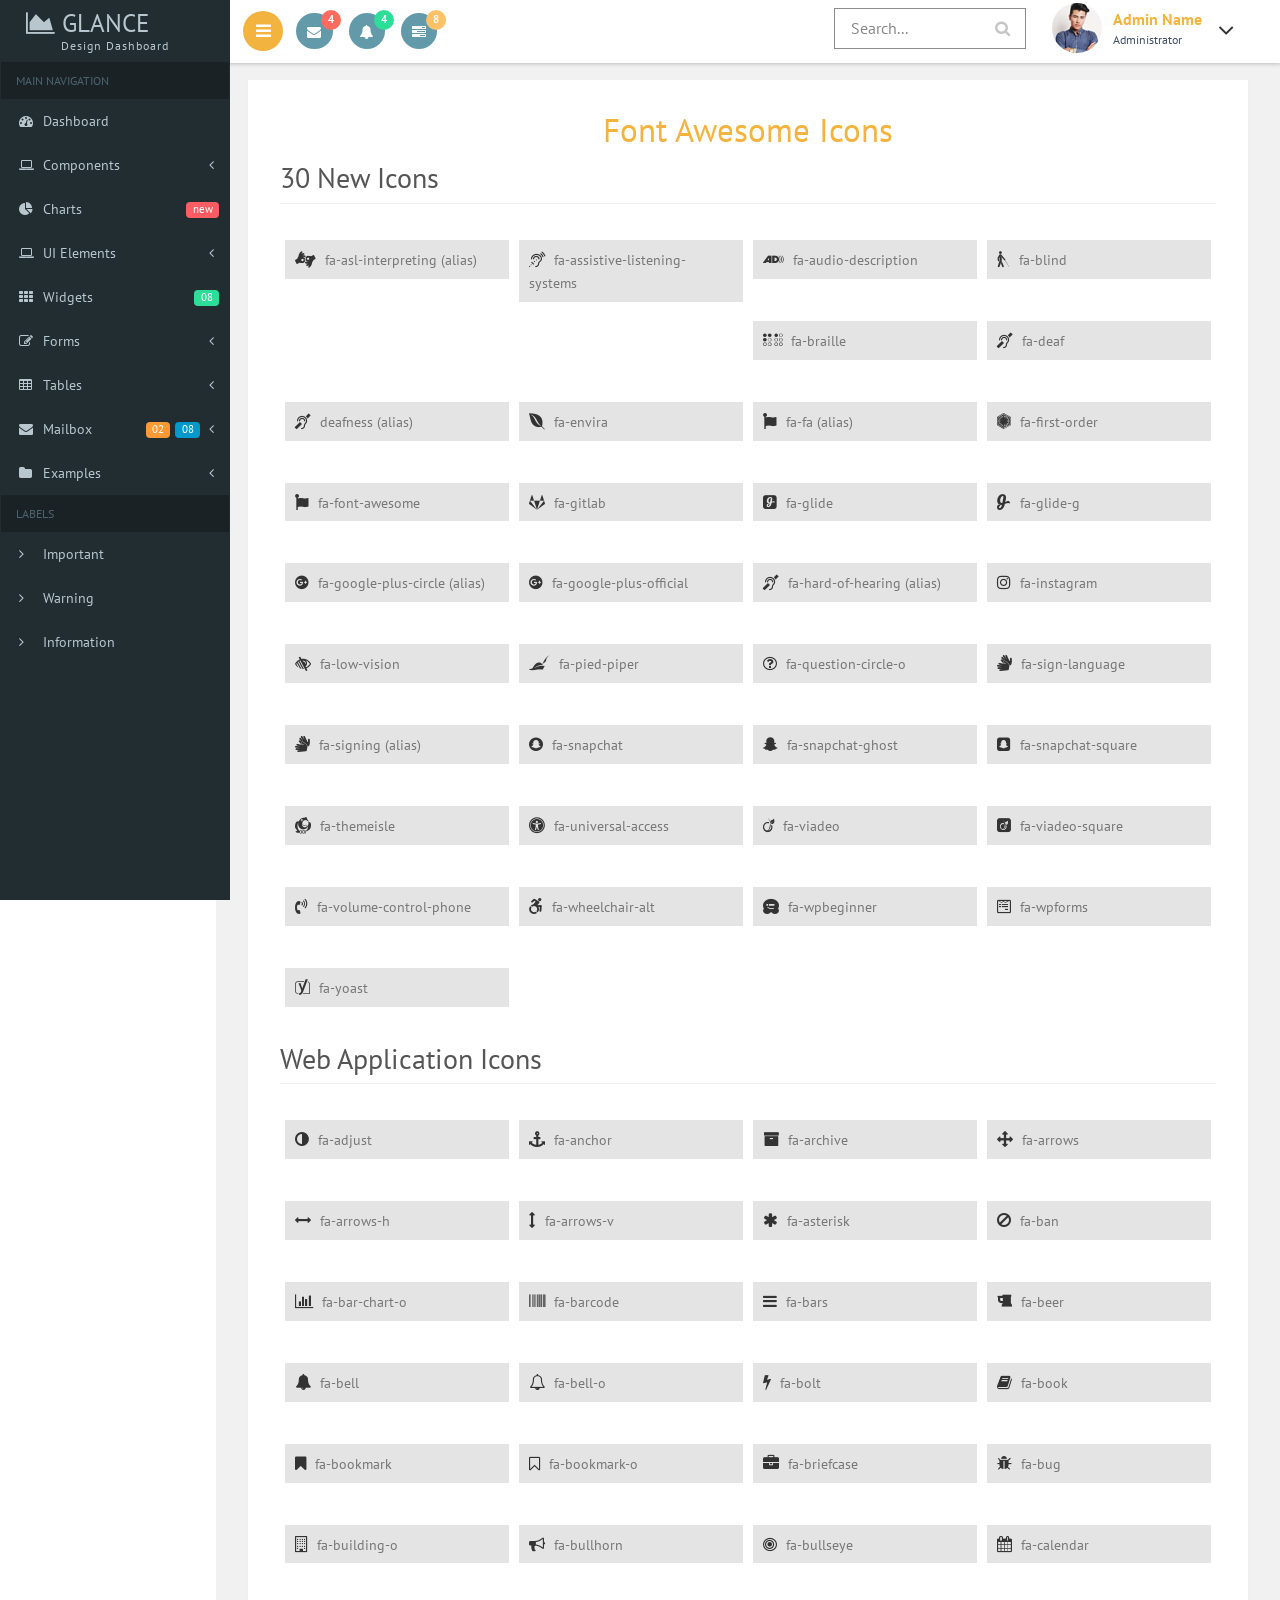
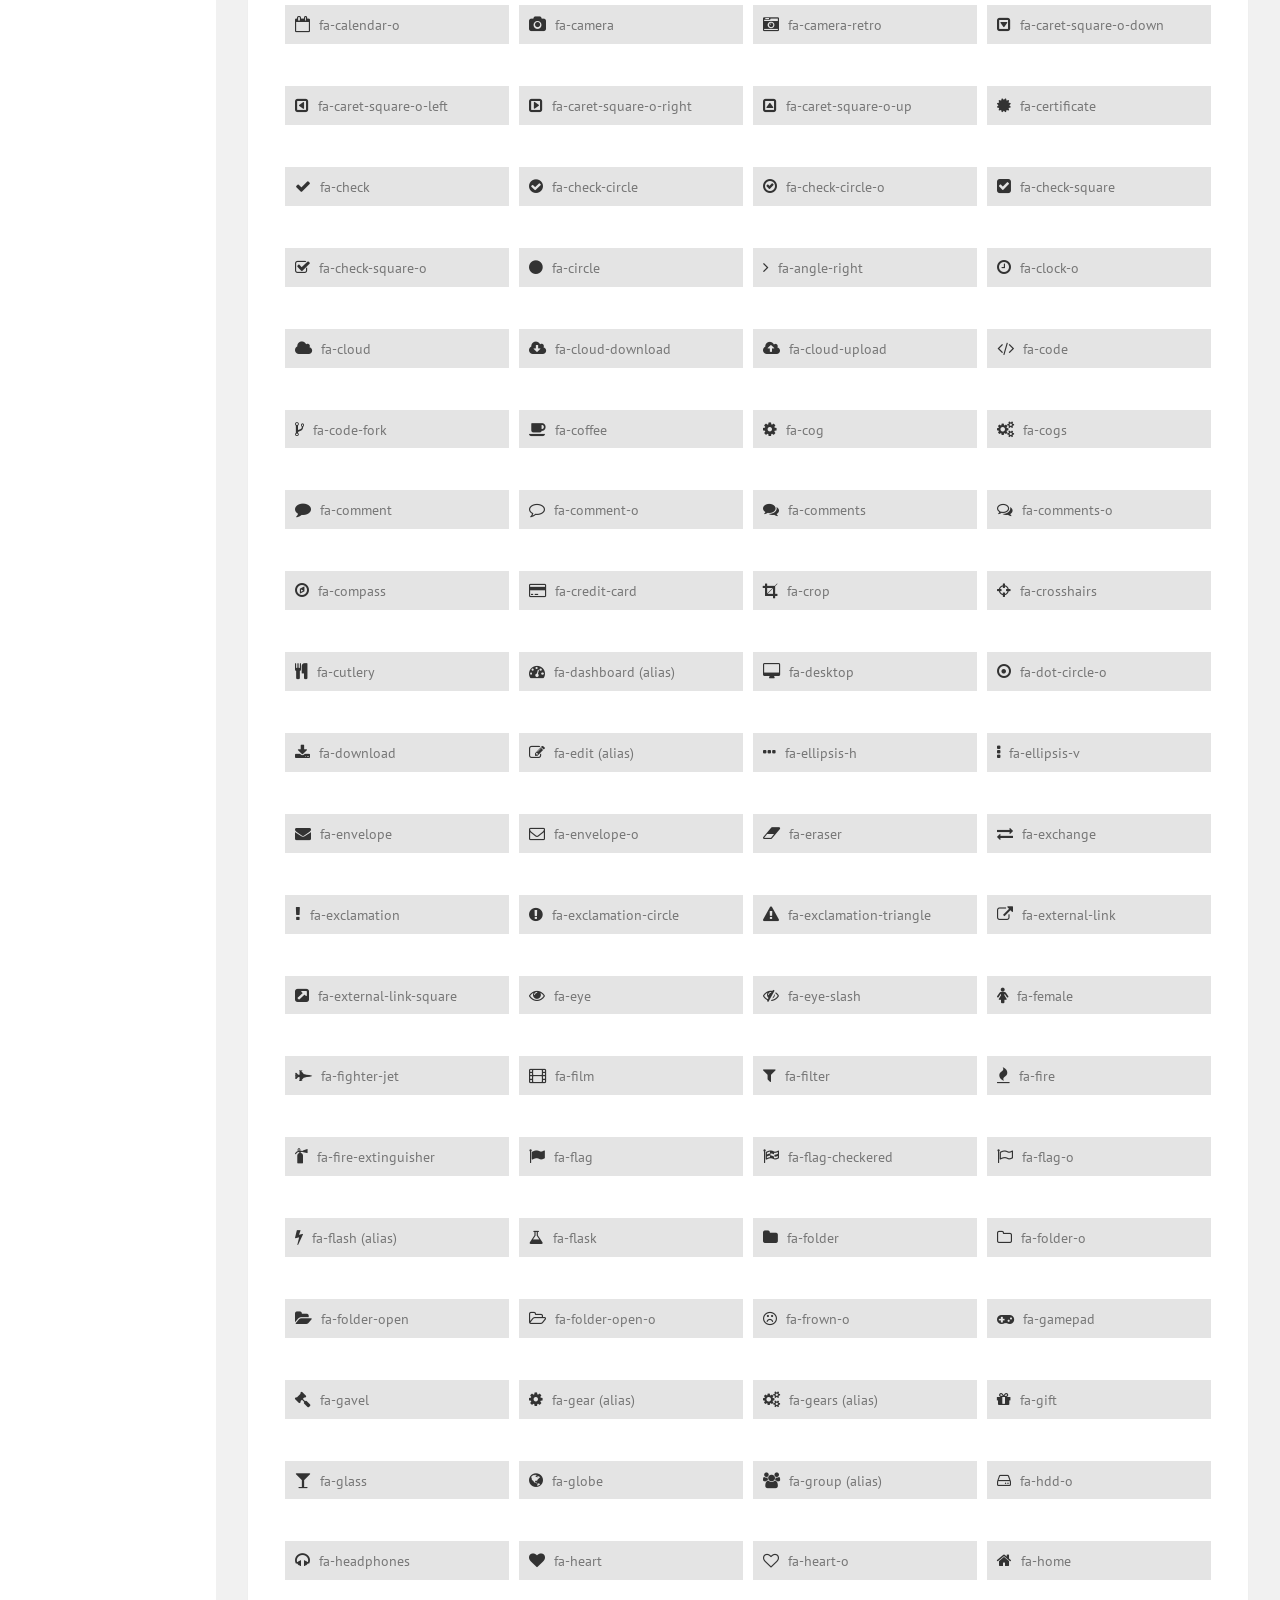
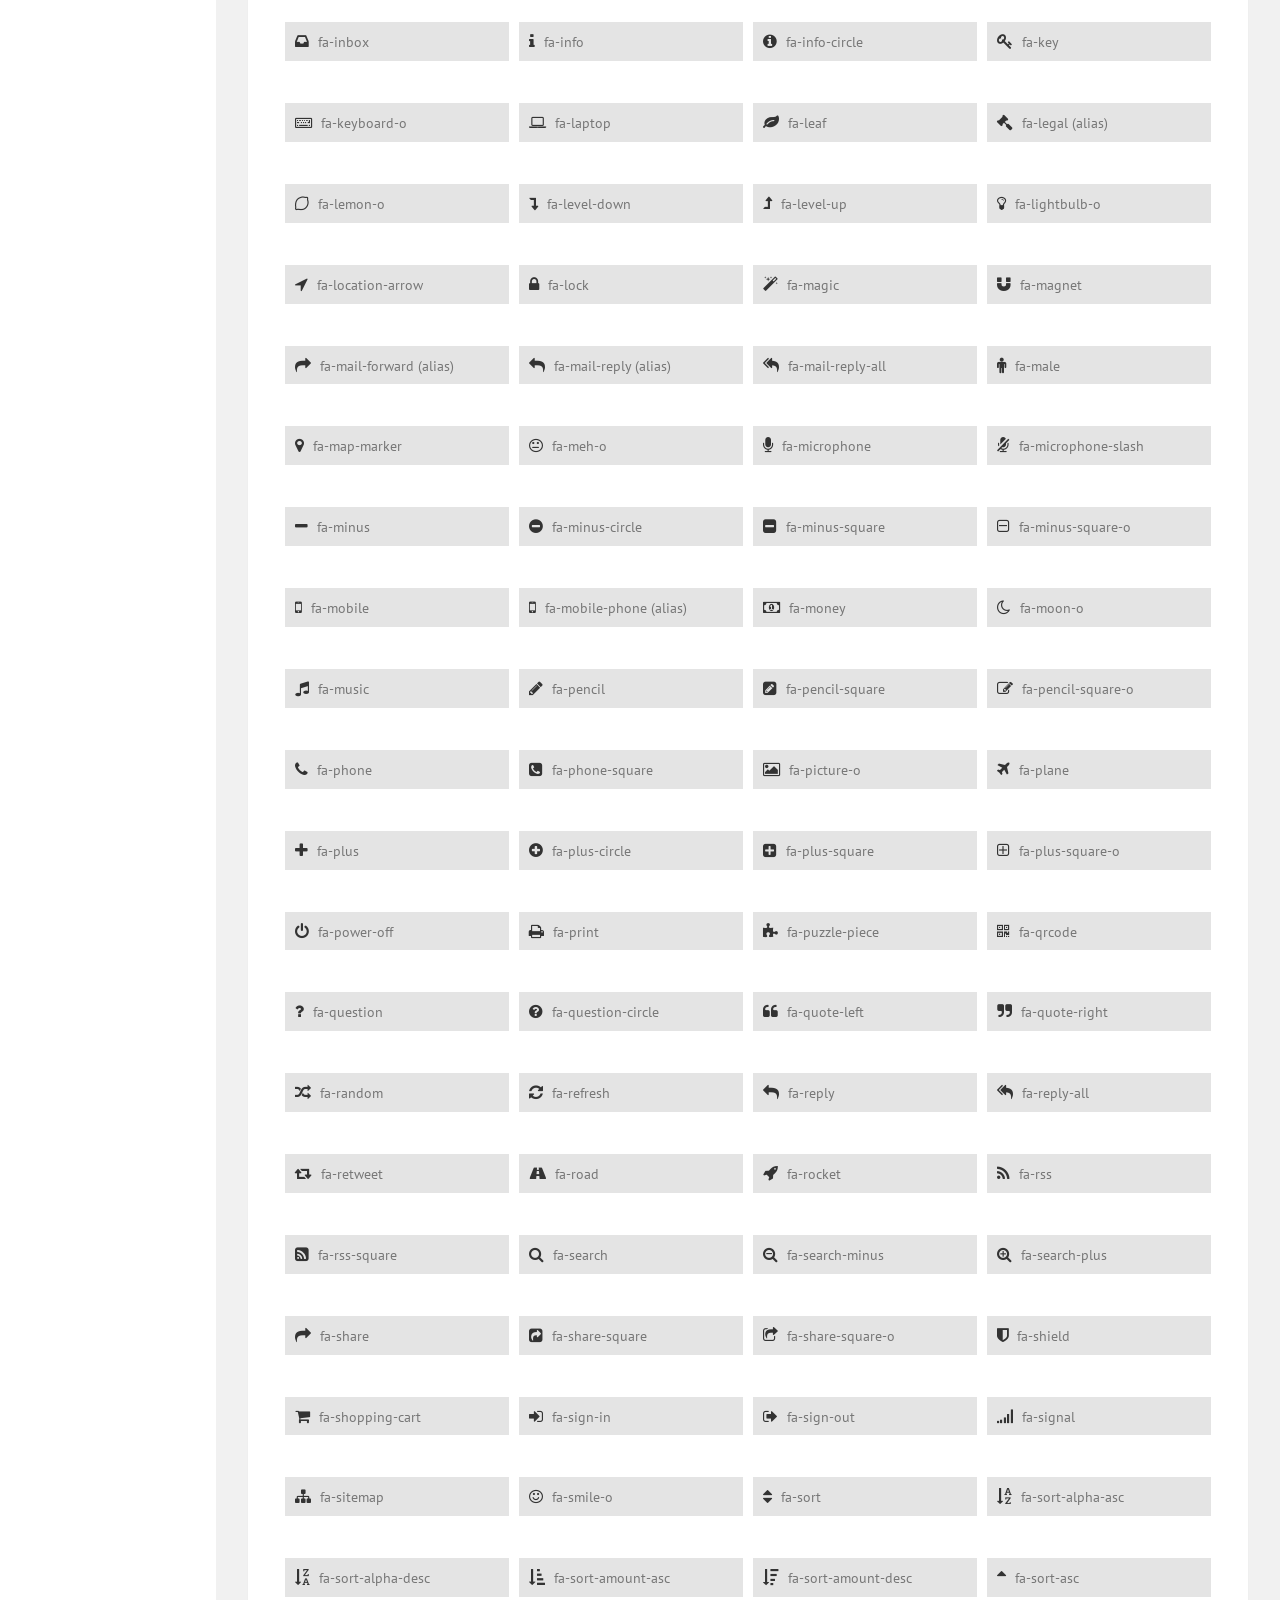
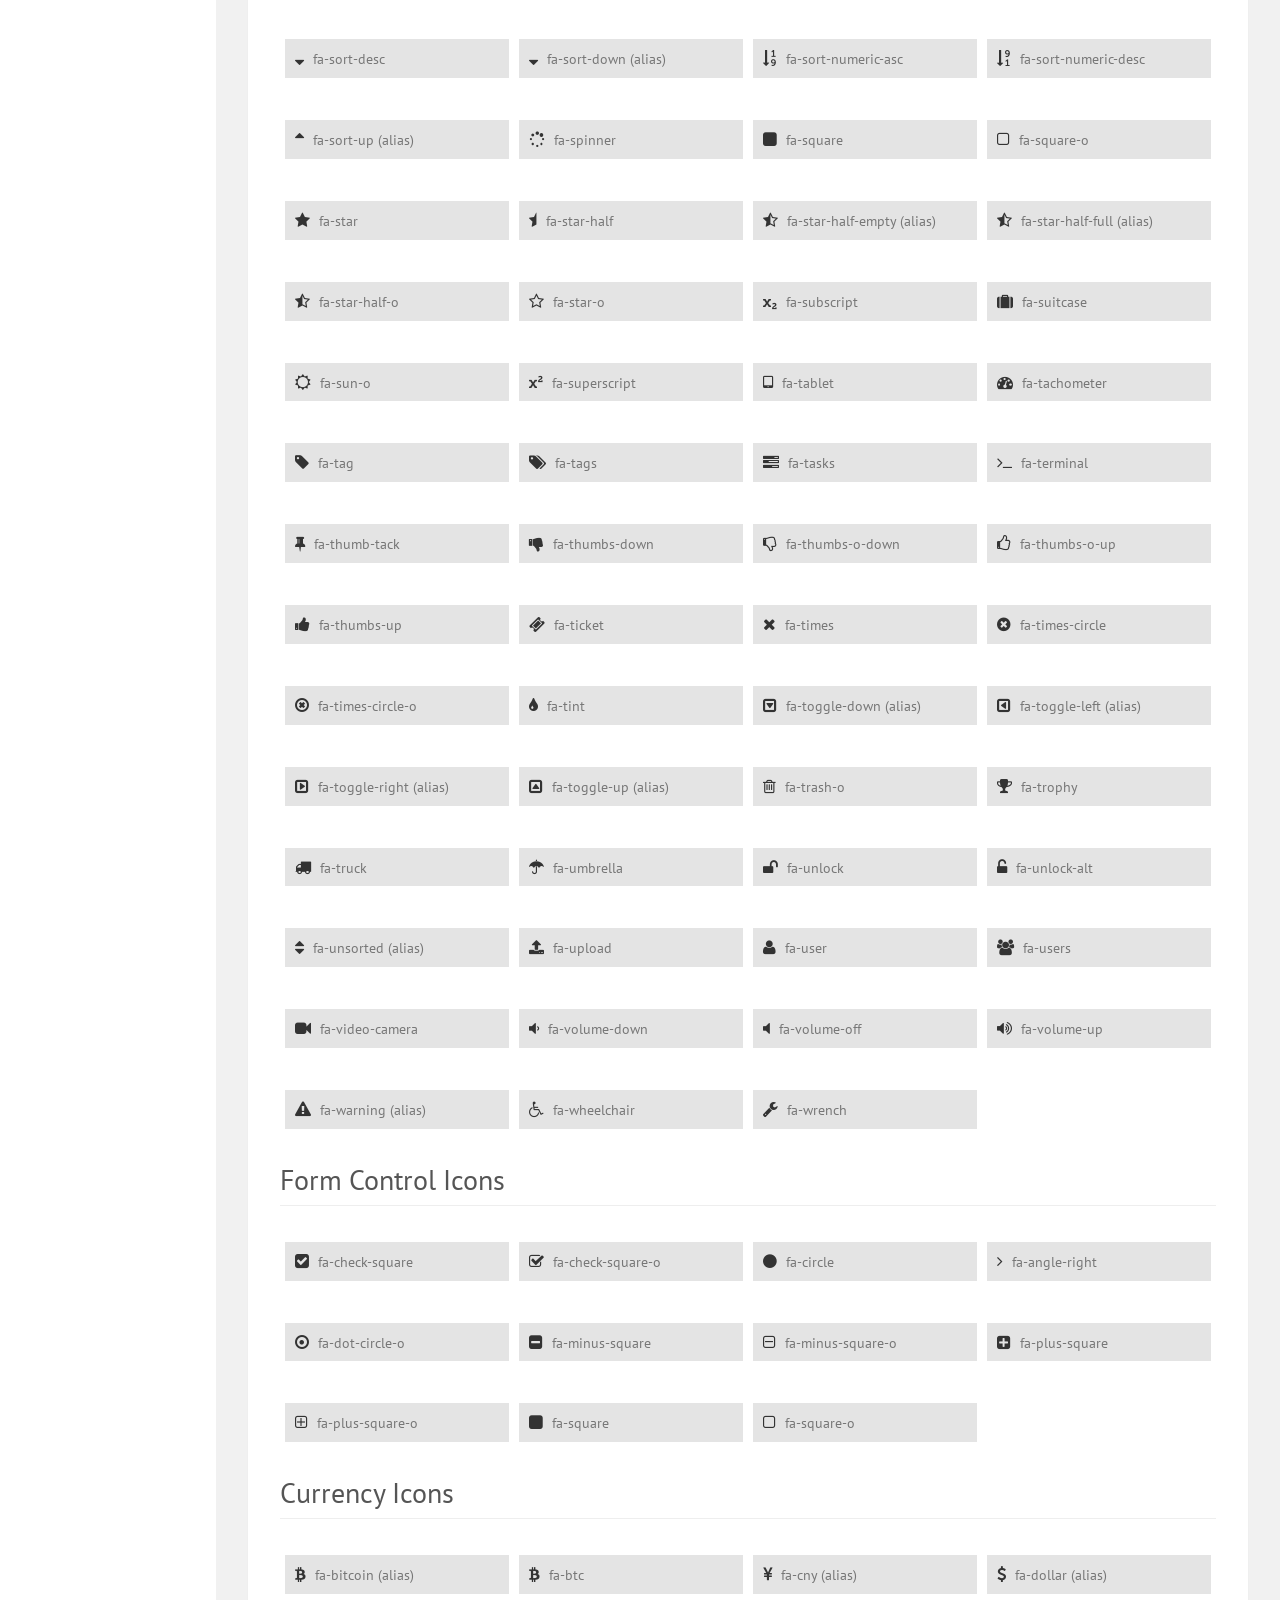
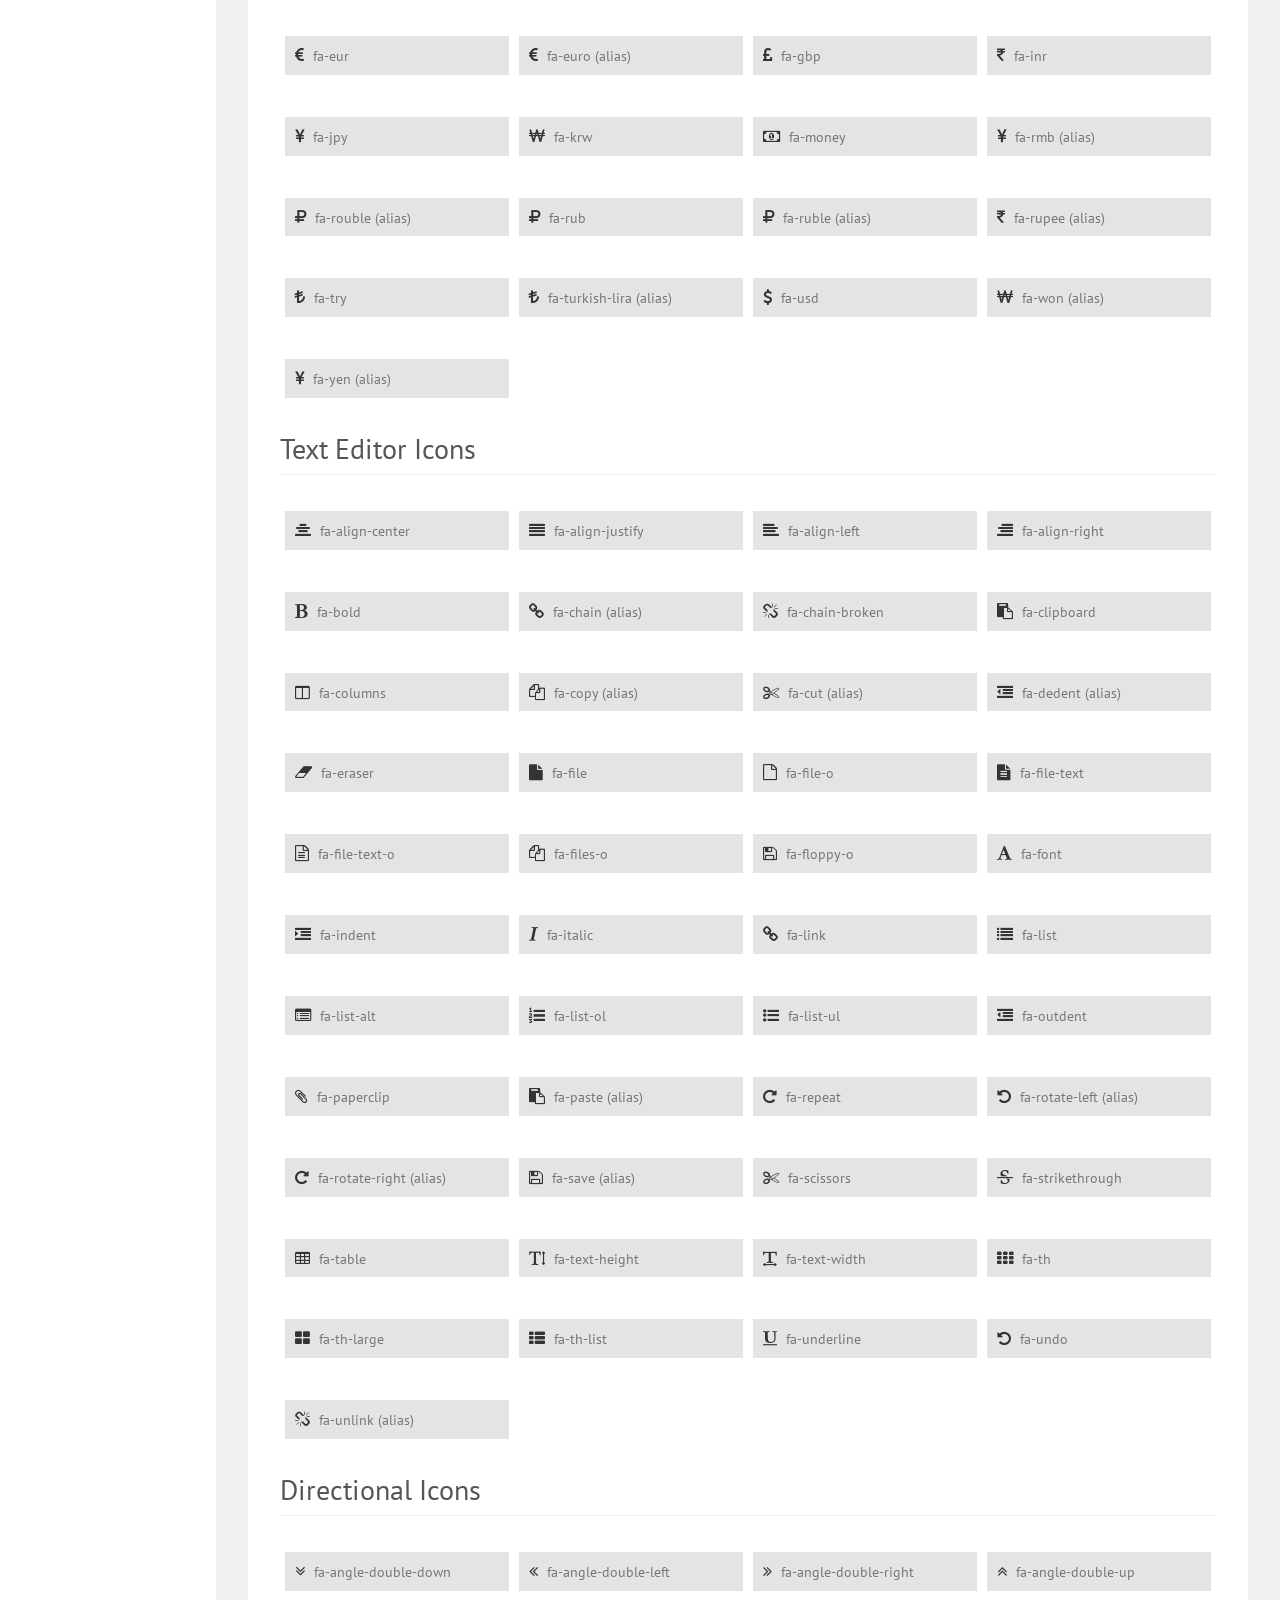
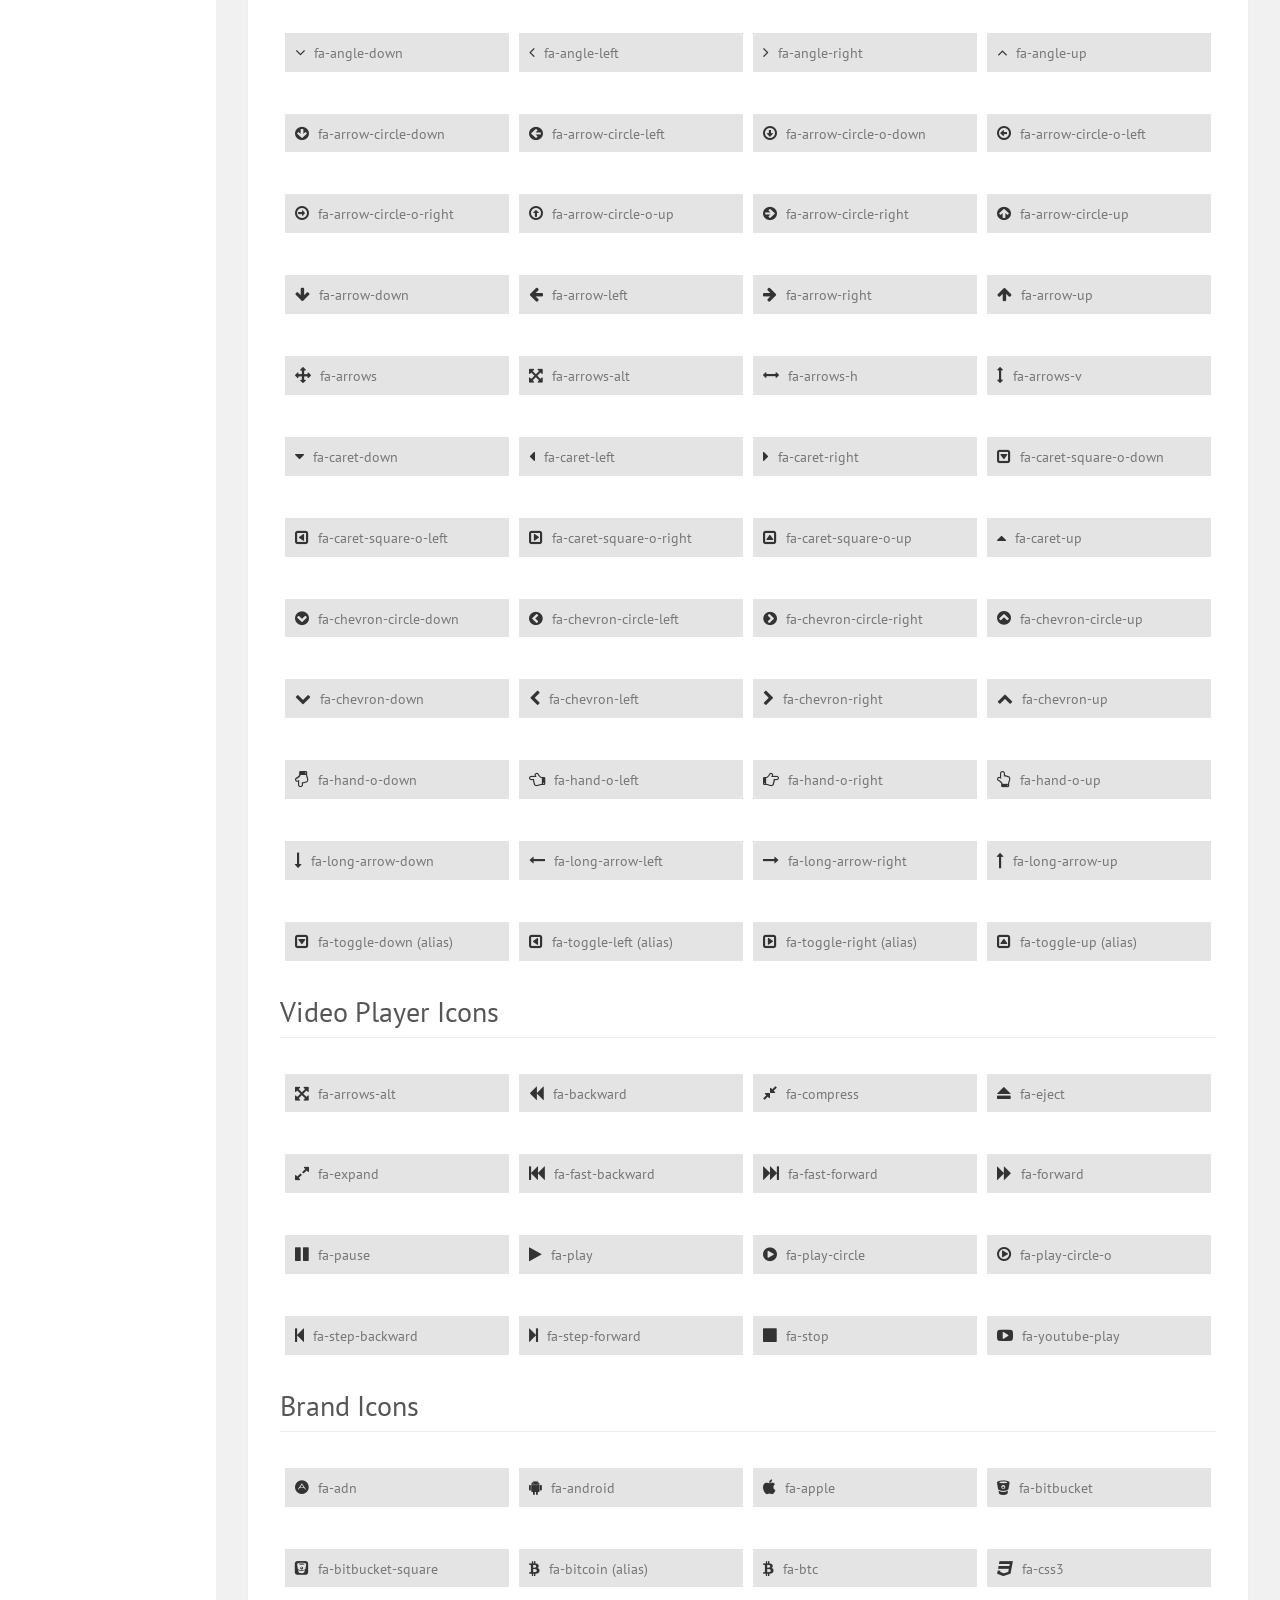
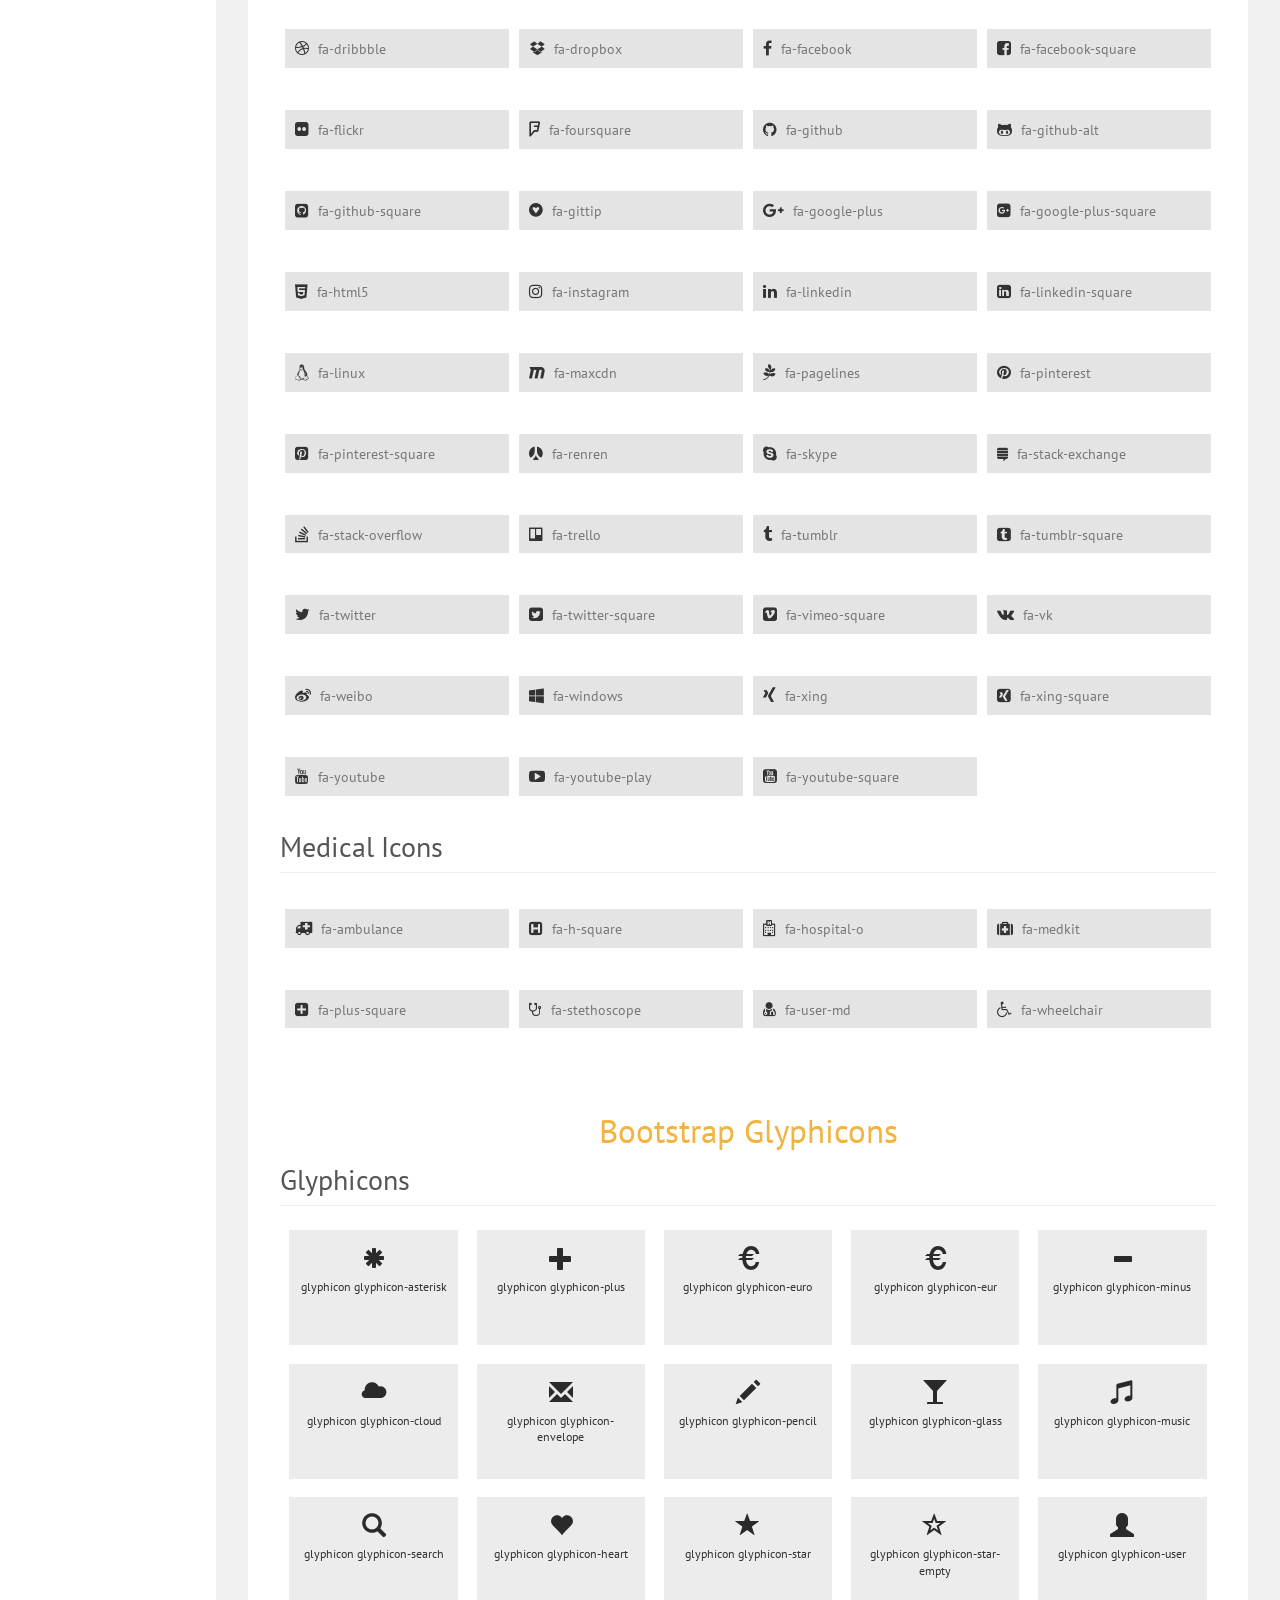
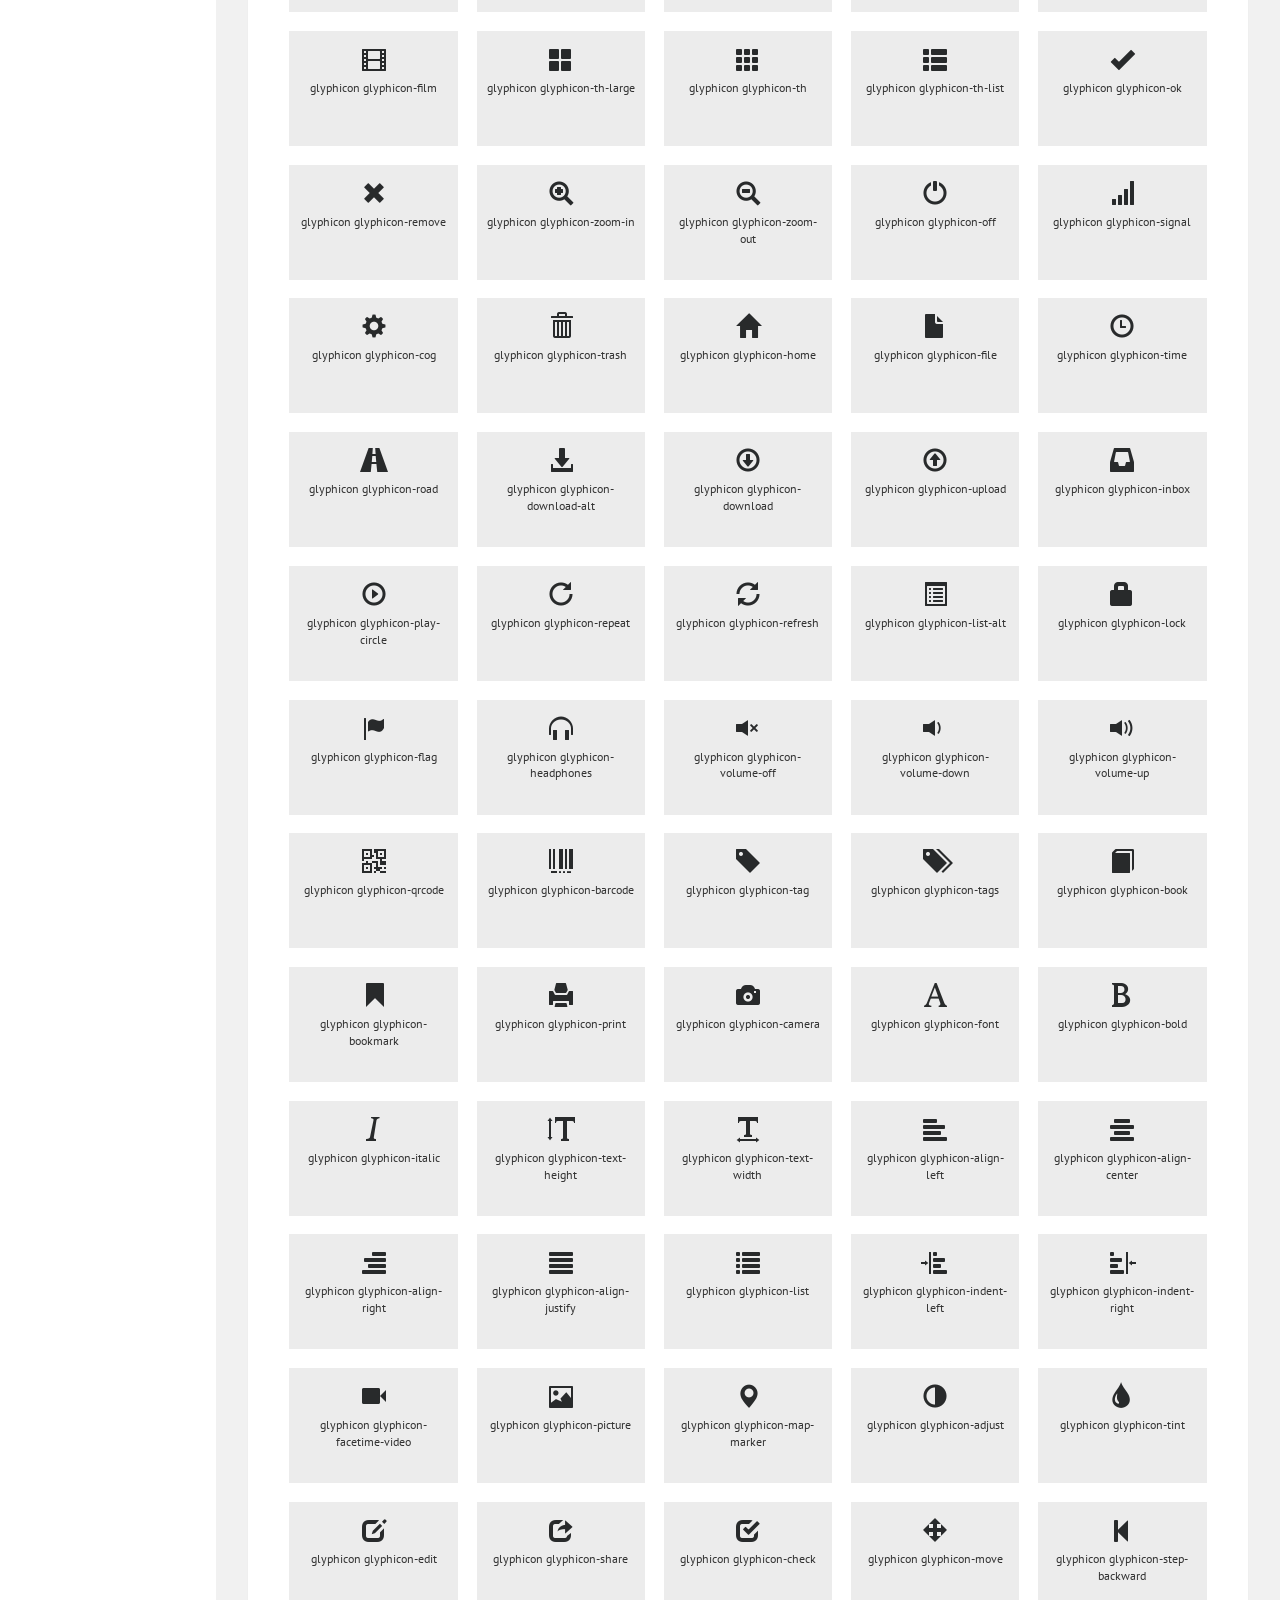
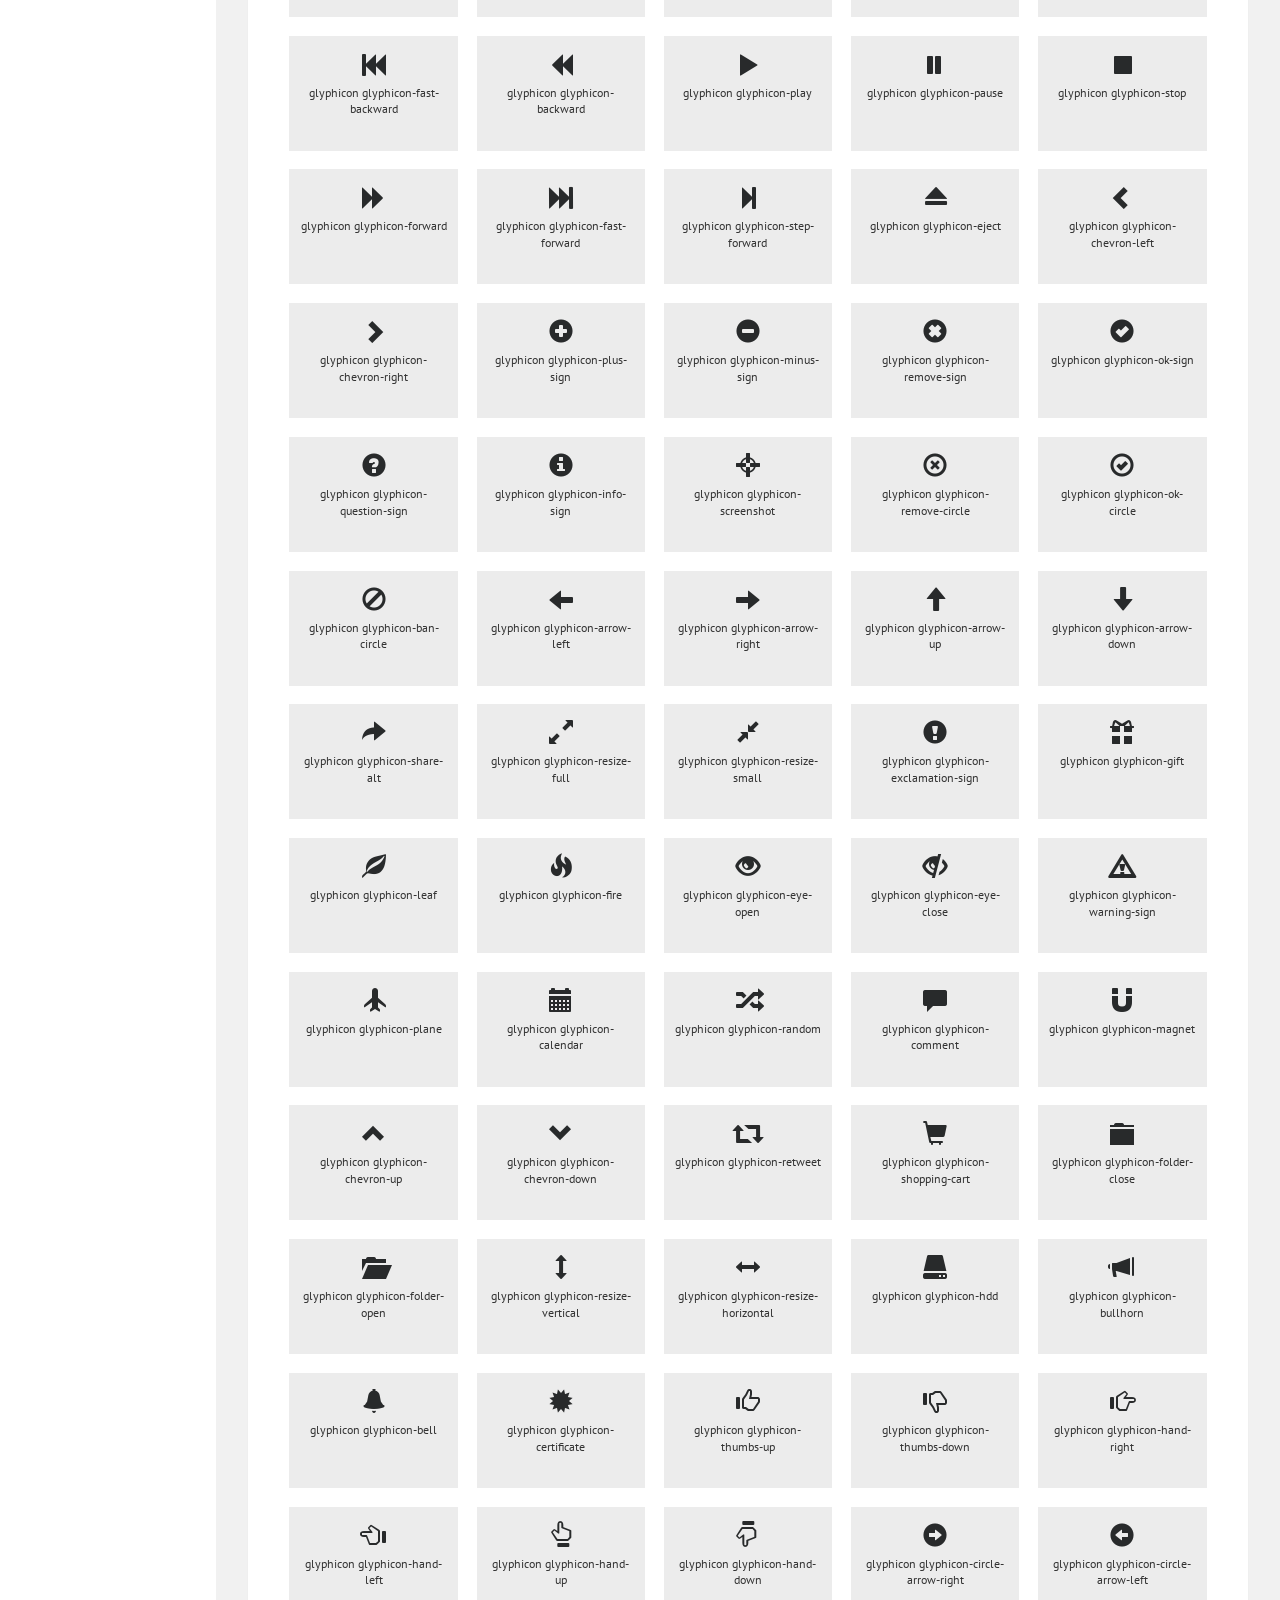
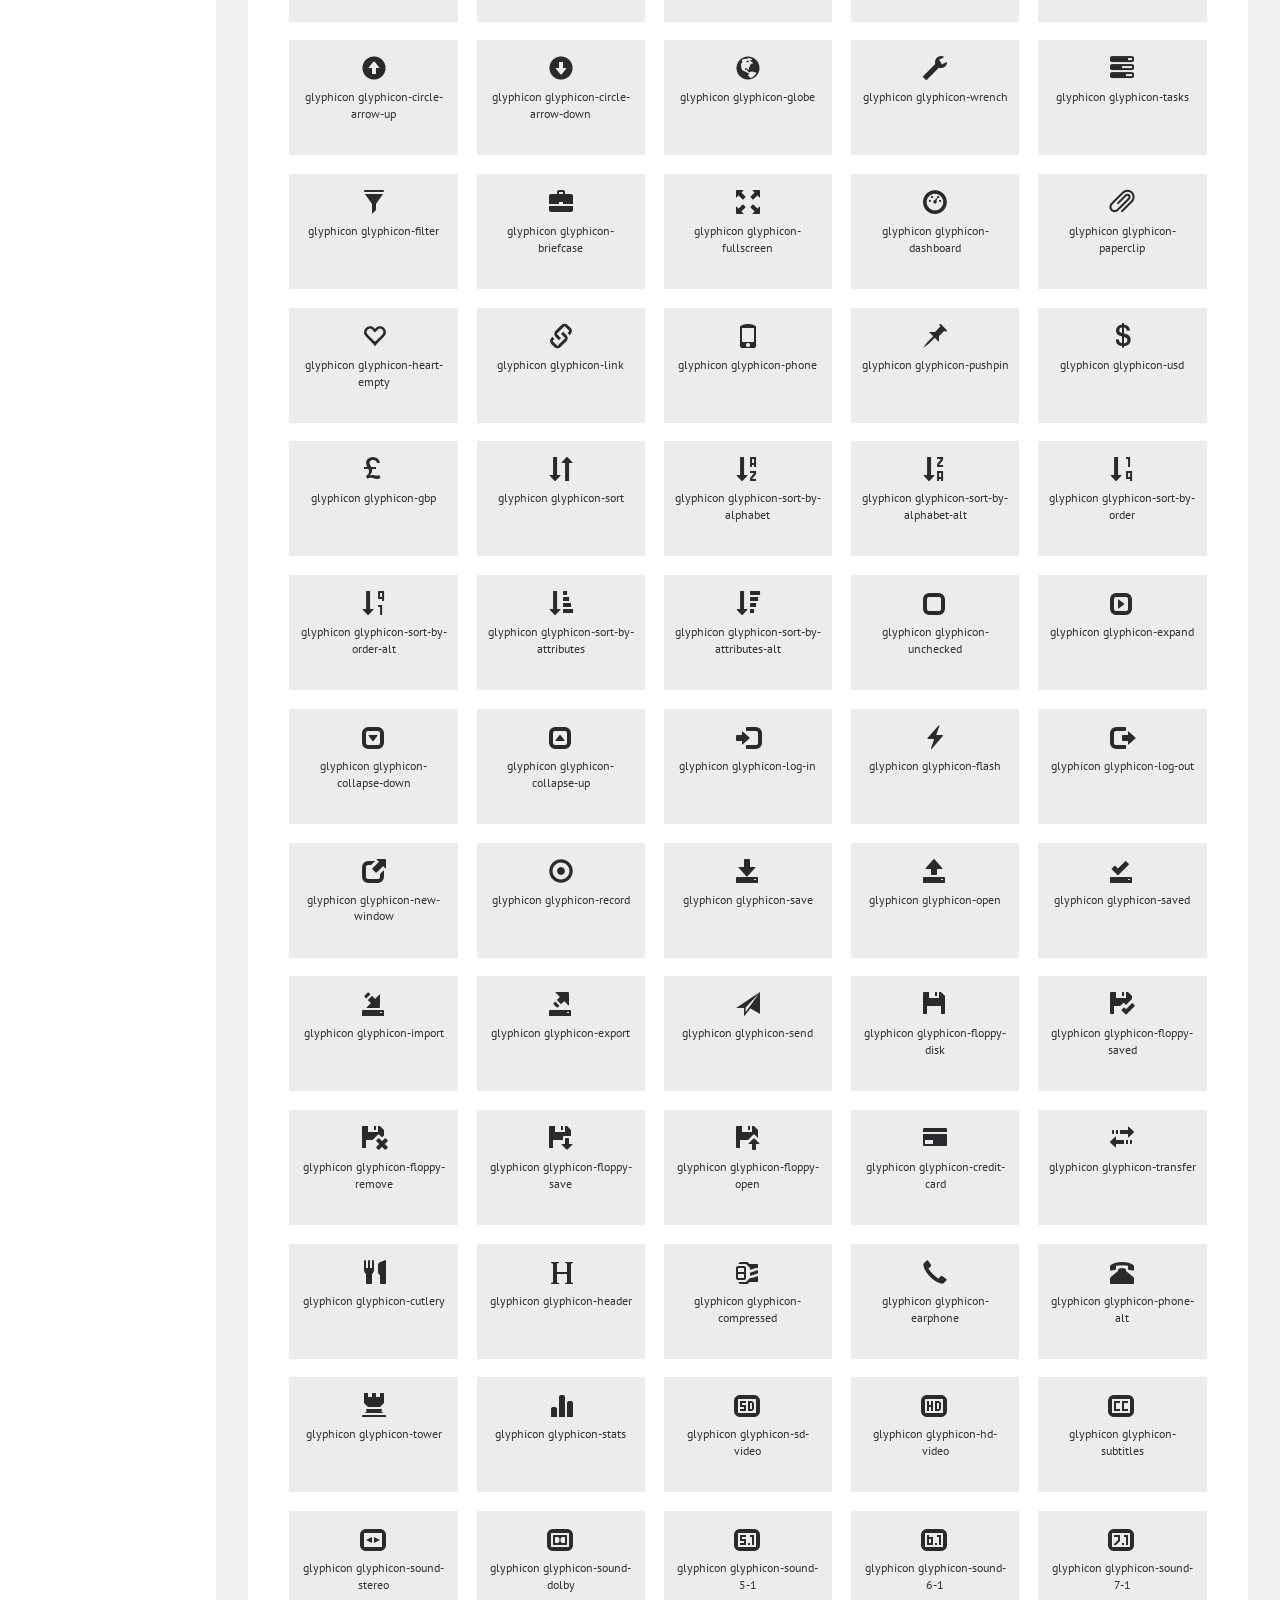
<file: EmployeeLeaveManagementApp/EmployeeLeaveManagementApp/theme/icons.html>
<!--
Author: W3layouts
Author URL: http://w3layouts.com
License: Creative Commons Attribution 3.0 Unported
License URL: http://creativecommons.org/licenses/by/3.0/
-->
<!DOCTYPE HTML>
<html>
<head>
<title>Glance Design Dashboard an Admin Panel Category Flat Bootstrap Responsive Website Template | Icons :: w3layouts</title>
<meta name="viewport" content="width=device-width, initial-scale=1">
<meta http-equiv="Content-Type" content="text/html; charset=utf-8" />
<meta name="keywords" content="Glance Design Dashboard Responsive web template, Bootstrap Web Templates, Flat Web Templates, Android Compatible web template, 
SmartPhone Compatible web template, free WebDesigns for Nokia, Samsung, LG, SonyEricsson, Motorola web design" />
<script type="application/x-javascript"> addEventListener("load", function() { setTimeout(hideURLbar, 0); }, false); function hideURLbar(){ window.scrollTo(0,1); } </script>

<!-- Bootstrap Core CSS -->
<link href="css/bootstrap.css" rel='stylesheet' type='text/css' />

<!-- Custom CSS -->
<link href="css/style.css" rel='stylesheet' type='text/css' />

<!-- font-awesome icons CSS -->
<link href="css/font-awesome.css" rel="stylesheet"> 
<!-- //font-awesome icons CSS -->

 <!-- side nav css file -->
 <link href='css/SidebarNav.min.css' media='all' rel='stylesheet' type='text/css'/>
 <!-- side nav css file -->
 
 <!-- js-->
<script src="js/jquery-1.11.1.min.js"></script>
<script src="js/modernizr.custom.js"></script>

<!--webfonts-->
<link href="//fonts.googleapis.com/css?family=PT+Sans:400,400i,700,700i&amp;subset=cyrillic,cyrillic-ext,latin-ext" rel="stylesheet">
<!--//webfonts--> 

<!-- Metis Menu -->
<script src="js/metisMenu.min.js"></script>
<script src="js/custom.js"></script>
<link href="css/custom.css" rel="stylesheet">
<!--//Metis Menu -->

</head> 
<body class="cbp-spmenu-push">
	<div class="main-content">
	<div class="cbp-spmenu cbp-spmenu-vertical cbp-spmenu-left" id="cbp-spmenu-s1">
		<!--left-fixed -navigation-->
		<aside class="sidebar-left">
      <nav class="navbar navbar-inverse">
          <div class="navbar-header">
            <button type="button" class="navbar-toggle collapsed" data-toggle="collapse" data-target=".collapse" aria-expanded="false">
            <span class="sr-only">Toggle navigation</span>
            <span class="icon-bar"></span>
            <span class="icon-bar"></span>
            <span class="icon-bar"></span>
            </button>
            <h1><a class="navbar-brand" href="index.html"><span class="fa fa-area-chart"></span> Glance<span class="dashboard_text">Design dashboard</span></a></h1>
          </div>
          <div class="collapse navbar-collapse" id="bs-example-navbar-collapse-1">
            <ul class="sidebar-menu">
              <li class="header">MAIN NAVIGATION</li>
              <li class="treeview">
                <a href="index.html">
                <i class="fa fa-dashboard"></i> <span>Dashboard</span>
                </a>
              </li>
			  <li class="treeview">
                <a href="#">
                <i class="fa fa-laptop"></i>
                <span>Components</span>
                <i class="fa fa-angle-left pull-right"></i>
                </a>
                <ul class="treeview-menu">
                  <li><a href="grids.html"><i class="fa fa-angle-right"></i> Grids</a></li>
                  <li><a href="media.html"><i class="fa fa-angle-right"></i> Media Css</a></li>
                </ul>
              </li>
              <li class="treeview">
                <a href="charts.html">
                <i class="fa fa-pie-chart"></i>
                <span>Charts</span>
                <span class="label label-primary pull-right">new</span>
                </a>
              </li>
              <li class="treeview">
                <a href="#">
                <i class="fa fa-laptop"></i>
                <span>UI Elements</span>
                <i class="fa fa-angle-left pull-right"></i>
                </a>
                <ul class="treeview-menu">
                  <li><a href="general.html"><i class="fa fa-angle-right"></i> General</a></li>
                  <li><a href="icons.html"><i class="fa fa-angle-right"></i> Icons</a></li>
                  <li><a href="buttons.html"><i class="fa fa-angle-right"></i> Buttons</a></li>
                  <li><a href="typography.html"><i class="fa fa-angle-right"></i> Typography</a></li>
                </ul>
              </li>
			  <li>
                <a href="widgets.html">
                <i class="fa fa-th"></i> <span>Widgets</span>
                <small class="label pull-right label-info">08</small>
                </a>
              </li>
              <li class="treeview">
                <a href="#">
                <i class="fa fa-edit"></i> <span>Forms</span>
                <i class="fa fa-angle-left pull-right"></i>
                </a>
                <ul class="treeview-menu">
                  <li><a href="forms.html"><i class="fa fa-angle-right"></i> General Forms</a></li>
                  <li><a href="validation.html"><i class="fa fa-angle-right"></i> Form Validations</a></li>
                </ul>
              </li>
              <li class="treeview">
                <a href="#">
                <i class="fa fa-table"></i> <span>Tables</span>
                <i class="fa fa-angle-left pull-right"></i>
                </a>
                <ul class="treeview-menu">
                  <li><a href="tables.html"><i class="fa fa-angle-right"></i> Simple tables</a></li>
                </ul>
              </li>
              <li class="treeview">
                <a href="#">
                <i class="fa fa-envelope"></i> <span>Mailbox</span>
                <i class="fa fa-angle-left pull-right"></i><small class="label pull-right label-info1">08</small><span class="label label-primary1 pull-right">02</span></a>
                <ul class="treeview-menu">
                  <li><a href="inbox.html"><i class="fa fa-angle-right"></i> Mail Inbox</a></li>
                  <li><a href="compose.html"><i class="fa fa-angle-right"></i> Compose Mail </a></li>
                </ul>
              </li>
              <li class="treeview">
                <a href="#">
                <i class="fa fa-folder"></i> <span>Examples</span>
                <i class="fa fa-angle-left pull-right"></i>
                </a>
                <ul class="treeview-menu">
                  <li><a href="login.html"><i class="fa fa-angle-right"></i> Login</a></li>
                  <li><a href="signup.html"><i class="fa fa-angle-right"></i> Register</a></li>
                  <li><a href="404.html"><i class="fa fa-angle-right"></i> 404 Error</a></li>
                  <li><a href="500.html"><i class="fa fa-angle-right"></i> 500 Error</a></li>
                  <li><a href="blank-page.html"><i class="fa fa-angle-right"></i> Blank Page</a></li>
                </ul>
              </li>
              <li class="header">LABELS</li>
              <li><a href="#"><i class="fa fa-angle-right text-red"></i> <span>Important</span></a></li>
              <li><a href="#"><i class="fa fa-angle-right text-yellow"></i> <span>Warning</span></a></li>
              <li><a href="#"><i class="fa fa-angle-right text-aqua"></i> <span>Information</span></a></li>
            </ul>
          </div>
          <!-- /.navbar-collapse -->
      </nav>
    </aside>
	</div>
		<!--left-fixed -navigation-->
		
		<!-- header-starts -->
		<div class="sticky-header header-section ">
			<div class="header-left">
				
				<!--toggle button start-->
				<button id="showLeftPush"><i class="fa fa-bars"></i></button>
				<!--toggle button end-->
				<div class="profile_details_left"><!--notifications of menu start -->
					<ul class="nofitications-dropdown">
						<li class="dropdown head-dpdn">
							<a href="#" class="dropdown-toggle" data-toggle="dropdown" aria-expanded="false"><i class="fa fa-envelope"></i><span class="badge">4</span></a>
							<ul class="dropdown-menu">
								<li>
									<div class="notification_header">
										<h3>You have 3 new messages</h3>
									</div>
								</li>
								<li><a href="#">
								   <div class="user_img"><img src="images/1.jpg" alt=""></div>
								   <div class="notification_desc">
									<p>Lorem ipsum dolor amet</p>
									<p><span>1 hour ago</span></p>
									</div>
								   <div class="clearfix"></div>	
								</a></li>
								<li class="odd"><a href="#">
									<div class="user_img"><img src="images/4.jpg" alt=""></div>
								   <div class="notification_desc">
									<p>Lorem ipsum dolor amet </p>
									<p><span>1 hour ago</span></p>
									</div>
								  <div class="clearfix"></div>	
								</a></li>
								<li><a href="#">
								   <div class="user_img"><img src="images/3.jpg" alt=""></div>
								   <div class="notification_desc">
									<p>Lorem ipsum dolor amet </p>
									<p><span>1 hour ago</span></p>
									</div>
								   <div class="clearfix"></div>	
								</a></li>
								<li>
									<div class="notification_bottom">
										<a href="#">See all messages</a>
									</div> 
								</li>
							</ul>
						</li>
						<li class="dropdown head-dpdn">
							<a href="#" class="dropdown-toggle" data-toggle="dropdown" aria-expanded="false"><i class="fa fa-bell"></i><span class="badge blue">4</span></a>
							<ul class="dropdown-menu">
								<li>
									<div class="notification_header">
										<h3>You have 3 new notification</h3>
									</div>
								</li>
								<li><a href="#">
									<div class="user_img"><img src="images/4.jpg" alt=""></div>
								   <div class="notification_desc">
									<p>Lorem ipsum dolor amet</p>
									<p><span>1 hour ago</span></p>
									</div>
								  <div class="clearfix"></div>	
								 </a></li>
								 <li class="odd"><a href="#">
									<div class="user_img"><img src="images/1.jpg" alt=""></div>
								   <div class="notification_desc">
									<p>Lorem ipsum dolor amet </p>
									<p><span>1 hour ago</span></p>
									</div>
								   <div class="clearfix"></div>	
								 </a></li>
								 <li><a href="#">
									<div class="user_img"><img src="images/3.jpg" alt=""></div>
								   <div class="notification_desc">
									<p>Lorem ipsum dolor amet </p>
									<p><span>1 hour ago</span></p>
									</div>
								   <div class="clearfix"></div>	
								 </a></li>
								 <li>
									<div class="notification_bottom">
										<a href="#">See all notifications</a>
									</div> 
								</li>
							</ul>
						</li>	
						<li class="dropdown head-dpdn">
							<a href="#" class="dropdown-toggle" data-toggle="dropdown" aria-expanded="false"><i class="fa fa-tasks"></i><span class="badge blue1">8</span></a>
							<ul class="dropdown-menu">
								<li>
									<div class="notification_header">
										<h3>You have 8 pending task</h3>
									</div>
								</li>
								<li><a href="#">
									<div class="task-info">
										<span class="task-desc">Database update</span><span class="percentage">40%</span>
										<div class="clearfix"></div>	
									</div>
									<div class="progress progress-striped active">
										<div class="bar yellow" style="width:40%;"></div>
									</div>
								</a></li>
								<li><a href="#">
									<div class="task-info">
										<span class="task-desc">Dashboard done</span><span class="percentage">90%</span>
									   <div class="clearfix"></div>	
									</div>
									<div class="progress progress-striped active">
										 <div class="bar green" style="width:90%;"></div>
									</div>
								</a></li>
								<li><a href="#">
									<div class="task-info">
										<span class="task-desc">Mobile App</span><span class="percentage">33%</span>
										<div class="clearfix"></div>	
									</div>
								   <div class="progress progress-striped active">
										 <div class="bar red" style="width: 33%;"></div>
									</div>
								</a></li>
								<li><a href="#">
									<div class="task-info">
										<span class="task-desc">Issues fixed</span><span class="percentage">80%</span>
									   <div class="clearfix"></div>	
									</div>
									<div class="progress progress-striped active">
										 <div class="bar  blue" style="width: 80%;"></div>
									</div>
								</a></li>
								<li>
									<div class="notification_bottom">
										<a href="#">See all pending tasks</a>
									</div> 
								</li>
							</ul>
						</li>	
					</ul>
					<div class="clearfix"> </div>
				</div>
				<!--notification menu end -->
				<div class="clearfix"> </div>
			</div>
			<div class="header-right">
				
				
				<!--search-box-->
				<div class="search-box">
					<form class="input">
						<input class="sb-search-input input__field--madoka" placeholder="Search..." type="search" id="input-31" />
						<label class="input__label" for="input-31">
							<svg class="graphic" width="100%" height="100%" viewBox="0 0 404 77" preserveAspectRatio="none">
								<path d="m0,0l404,0l0,77l-404,0l0,-77z"/>
							</svg>
						</label>
					</form>
				</div><!--//end-search-box-->
				
				<div class="profile_details">		
					<ul>
						<li class="dropdown profile_details_drop">
							<a href="#" class="dropdown-toggle" data-toggle="dropdown" aria-expanded="false">
								<div class="profile_img">	
									<span class="prfil-img"><img src="images/2.jpg" alt=""> </span> 
									<div class="user-name">
										<p>Admin Name</p>
										<span>Administrator</span>
									</div>
									<i class="fa fa-angle-down lnr"></i>
									<i class="fa fa-angle-up lnr"></i>
									<div class="clearfix"></div>	
								</div>	
							</a>
							<ul class="dropdown-menu drp-mnu">
								<li> <a href="#"><i class="fa fa-cog"></i> Settings</a> </li> 
								<li> <a href="#"><i class="fa fa-user"></i> My Account</a> </li>
								<li> <a href="#"><i class="fa fa-suitcase"></i> Profile</a> </li> 
								<li> <a href="#"><i class="fa fa-sign-out"></i> Logout</a> </li>
							</ul>
						</li>
					</ul>
				</div>
				<div class="clearfix"> </div>				
			</div>
			<div class="clearfix"> </div>	
		</div>
		<!-- //header-ends -->
		<!-- main content start-->
		<div id="page-wrapper">
			<div class="main-page">
			<div class="agile3-grids">
		
		<div class="grid_3 grid_4 w3_agileits_icons_page">
						<div class="icons">
							<h2 class="agileits-icons-title">Font Awesome Icons</h2>
							<section id="new">
								<h3 class="page-header page-header icon-subheading">30 New Icons </h3>							  

								<div class="row fontawesome-icon-list">
									
									
									<div class="icon-box col-md-3 col-sm-4"><a class="agile-icon" href="#"><i class="fa fa-asl-interpreting" aria-hidden="true"></i> fa-asl-interpreting <span class="text-muted">(alias)</span></a></div>
									
									<div class="icon-box col-md-3 col-sm-4"><a class="agile-icon" href="#"><i class="fa fa-assistive-listening-systems" aria-hidden="true"></i> fa-assistive-listening-systems</a></div>
									
									<div class="icon-box col-md-3 col-sm-4"><a class="agile-icon" href="#"><i class="fa fa-audio-description" aria-hidden="true"></i> fa-audio-description</a></div>
									
									  <div class="icon-box col-md-3 col-sm-4"><a class="agile-icon" href="#"><i class="fa fa-blind" aria-hidden="true"></i> fa-blind</a></div>
									
									  <div class="icon-box col-md-3 col-sm-4"><a class="agile-icon" href="#"><i class="fa fa-braille" aria-hidden="true"></i> fa-braille</a></div>
									
									  <div class="icon-box col-md-3 col-sm-4"><a class="agile-icon" href="#"><i class="fa fa-deaf" aria-hidden="true"></i> fa-deaf</a></div>
									
									  <div class="icon-box col-md-3 col-sm-4"><a class="agile-icon" href="#"><i class="fa fa-deafness" aria-hidden="true"></i> deafness <span class="text-muted">(alias)</span></a></div>
									
									  <div class="icon-box col-md-3 col-sm-4"><a class="agile-icon" href="#"><i class="fa fa-envira" aria-hidden="true"></i> fa-envira</a></div>
									
									  <div class="icon-box col-md-3 col-sm-4"><a class="agile-icon" href="#"><i class="fa fa-fa" aria-hidden="true"></i> fa-fa <span class="text-muted">(alias)</span></a></div>
									
									  <div class="icon-box col-md-3 col-sm-4"><a class="agile-icon" href="#"><i class="fa fa-first-order" aria-hidden="true"></i> fa-first-order</a></div>
									
									  <div class="icon-box col-md-3 col-sm-4"><a class="agile-icon" href="#"><i class="fa fa-font-awesome" aria-hidden="true"></i> fa-font-awesome</a></div>
									
									  <div class="icon-box col-md-3 col-sm-4"><a class="agile-icon" href="#"><i class="fa fa-gitlab" aria-hidden="true"></i> fa-gitlab</a></div>
									
									  <div class="icon-box col-md-3 col-sm-4"><a class="agile-icon" href="#"><i class="fa fa-glide" aria-hidden="true"></i> fa-glide</a></div>
									
									  <div class="icon-box col-md-3 col-sm-4"><a class="agile-icon" href="#"><i class="fa fa-glide-g" aria-hidden="true"></i> fa-glide-g</a></div>
									
									  <div class="icon-box col-md-3 col-sm-4"><a class="agile-icon" href="#"><i class="fa fa-google-plus-circle" aria-hidden="true"></i> fa-google-plus-circle <span class="text-muted">(alias)</span></a></div>
									
									  <div class="icon-box col-md-3 col-sm-4"><a class="agile-icon" href="#"><i class="fa fa-google-plus-official" aria-hidden="true"></i> fa-google-plus-official</a></div>
									
									  <div class="icon-box col-md-3 col-sm-4"><a class="agile-icon" href="#"><i class="fa fa-hard-of-hearing" aria-hidden="true"></i> fa-hard-of-hearing <span class="text-muted">(alias)</span></a></div>
									
									  <div class="icon-box col-md-3 col-sm-4"><a class="agile-icon" href="#"><i class="fa fa-instagram" aria-hidden="true"></i> fa-instagram</a></div>
									
									  <div class="icon-box col-md-3 col-sm-4"><a class="agile-icon" href="#"><i class="fa fa-low-vision" aria-hidden="true"></i> fa-low-vision</a></div>
									
									  <div class="icon-box col-md-3 col-sm-4"><a class="agile-icon" href="#"><i class="fa fa-pied-piper" aria-hidden="true"></i> fa-pied-piper</a></div>
									
									  <div class="icon-box col-md-3 col-sm-4"><a class="agile-icon" href="#"><i class="fa fa-question-circle-o" aria-hidden="true"></i> fa-question-circle-o</a></div>
									
									  <div class="icon-box col-md-3 col-sm-4"><a class="agile-icon" href="#"><i class="fa fa-sign-language" aria-hidden="true"></i> fa-sign-language</a></div>
									
									  <div class="icon-box col-md-3 col-sm-4"><a class="agile-icon" href="#"><i class="fa fa-signing" aria-hidden="true"></i> fa-signing <span class="text-muted">(alias)</span></a></div>
									
									  <div class="icon-box col-md-3 col-sm-4"><a class="agile-icon" href="#"><i class="fa fa-snapchat" aria-hidden="true"></i> fa-snapchat</a></div>
									
									  <div class="icon-box col-md-3 col-sm-4"><a class="agile-icon" href="#"><i class="fa fa-snapchat-ghost" aria-hidden="true"></i> fa-snapchat-ghost</a></div>
									
									  <div class="icon-box col-md-3 col-sm-4"><a class="agile-icon" href="#"><i class="fa fa-snapchat-square" aria-hidden="true"></i> fa-snapchat-square</a></div>
									
									  <div class="icon-box col-md-3 col-sm-4"><a class="agile-icon" href="#"><i class="fa fa-themeisle" aria-hidden="true"></i> fa-themeisle</a></div>
									
									  <div class="icon-box col-md-3 col-sm-4"><a class="agile-icon" href="#"><i class="fa fa-universal-access" aria-hidden="true"></i> fa-universal-access</a></div>
									
									  <div class="icon-box col-md-3 col-sm-4"><a class="agile-icon" href="#"><i class="fa fa-viadeo" aria-hidden="true"></i> fa-viadeo</a></div>
									
									  <div class="icon-box col-md-3 col-sm-4"><a class="agile-icon" href="#"><i class="fa fa-viadeo-square" aria-hidden="true"></i> fa-viadeo-square</a></div>
									
									  <div class="icon-box col-md-3 col-sm-4"><a class="agile-icon" href="#"><i class="fa fa-volume-control-phone" aria-hidden="true"></i> fa-volume-control-phone</a></div>
									
									  <div class="icon-box col-md-3 col-sm-4"><a class="agile-icon" href="#"><i class="fa fa-wheelchair-alt" aria-hidden="true"></i> fa-wheelchair-alt</a></div>
									
									  <div class="icon-box col-md-3 col-sm-4"><a class="agile-icon" href="#"><i class="fa fa-wpbeginner" aria-hidden="true"></i> fa-wpbeginner</a></div>
									
									  <div class="icon-box col-md-3 col-sm-4"><a class="agile-icon" href="#"><i class="fa fa-wpforms" aria-hidden="true"></i> fa-wpforms</a></div>
									
									  <div class="icon-box col-md-3 col-sm-4"><a class="agile-icon" href="#"><i class="fa fa-yoast" aria-hidden="true"></i> fa-yoast</a></div>
									
								  </div>

								</section>
							<div class="section group">
									<div class="box"> 
										<div class="title ">
											<h3 class="page-header icon-subheading">Web Application Icons</h3>
										</div>
										<div class="box_content"> 
											<div class="fontawesome-icon-list"> 
												<div class="icon-box col-md-3 col-sm-4"><a class="agile-icon" href="#"><i class="fa fa-adjust"></i> fa-adjust</a></div>
										
												<div class="icon-box col-md-3 col-sm-4"><a class="agile-icon" href="#"><i class="fa fa-anchor"></i> fa-anchor</a></div>
										
												<div class="icon-box col-md-3 col-sm-4"><a class="agile-icon" href="#"><i class="fa fa-archive"></i> fa-archive</a></div>
										
												<div class="icon-box col-md-3 col-sm-4"><a class="agile-icon" href="#"><i class="fa fa-arrows"></i> fa-arrows</a></div>
										
												<div class="icon-box col-md-3 col-sm-4"><a class="agile-icon" href="#"><i class="fa fa-arrows-h"></i> fa-arrows-h</a></div>
										
												<div class="icon-box col-md-3 col-sm-4"><a class="agile-icon" href="#"><i class="fa fa-arrows-v"></i> fa-arrows-v</a></div>
										
												<div class="icon-box col-md-3 col-sm-4"><a class="agile-icon" href="#"><i class="fa fa-asterisk"></i> fa-asterisk</a></div>
										
												<div class="icon-box col-md-3 col-sm-4"><a class="agile-icon" href="#"><i class="fa fa-ban"></i> fa-ban</a></div>
										
												<div class="icon-box col-md-3 col-sm-4"><a class="agile-icon" href="#"><i class="fa fa-bar-chart-o"></i> fa-bar-chart-o</a></div>
										
												<div class="icon-box col-md-3 col-sm-4"><a class="agile-icon" href="#"><i class="fa fa-barcode"></i> fa-barcode</a></div>
										
												<div class="icon-box col-md-3 col-sm-4"><a class="agile-icon" href="#"><i class="fa fa-bars"></i> fa-bars</a></div>
										
												<div class="icon-box col-md-3 col-sm-4"><a class="agile-icon" href="#"><i class="fa fa-beer"></i> fa-beer</a></div>
										
												<div class="icon-box col-md-3 col-sm-4"><a class="agile-icon" href="#"><i class="fa fa-bell"></i> fa-bell</a></div>
										
												<div class="icon-box col-md-3 col-sm-4"><a class="agile-icon" href="#"><i class="fa fa-bell-o"></i> fa-bell-o</a></div>
										
												<div class="icon-box col-md-3 col-sm-4"><a class="agile-icon" href="#"><i class="fa fa-bolt"></i> fa-bolt</a></div>
										
												<div class="icon-box col-md-3 col-sm-4"><a class="agile-icon" href="#"><i class="fa fa-book"></i> fa-book</a></div>
										
												<div class="icon-box col-md-3 col-sm-4"><a class="agile-icon" href="#"><i class="fa fa-bookmark"></i> fa-bookmark</a></div>
										
												<div class="icon-box col-md-3 col-sm-4"><a class="agile-icon" href="#"><i class="fa fa-bookmark-o"></i> fa-bookmark-o</a></div>
										
												<div class="icon-box col-md-3 col-sm-4"><a class="agile-icon" href="#"><i class="fa fa-briefcase"></i> fa-briefcase</a></div>
										
												<div class="icon-box col-md-3 col-sm-4"><a class="agile-icon" href="#"><i class="fa fa-bug"></i> fa-bug</a></div>
										
												<div class="icon-box col-md-3 col-sm-4"><a class="agile-icon" href="#"><i class="fa fa-building-o"></i> fa-building-o</a></div>
										
												<div class="icon-box col-md-3 col-sm-4"><a class="agile-icon" href="#"><i class="fa fa-bullhorn"></i> fa-bullhorn</a></div>
										
												<div class="icon-box col-md-3 col-sm-4"><a class="agile-icon" href="#"><i class="fa fa-bullseye"></i> fa-bullseye</a></div>
										
												<div class="icon-box col-md-3 col-sm-4"><a class="agile-icon" href="#"><i class="fa fa-calendar"></i> fa-calendar</a></div>
										
												<div class="icon-box col-md-3 col-sm-4"><a class="agile-icon" href="#"><i class="fa fa-calendar-o"></i> fa-calendar-o</a></div>
										
												<div class="icon-box col-md-3 col-sm-4"><a class="agile-icon" href="#"><i class="fa fa-camera"></i> fa-camera</a></div>
										
												<div class="icon-box col-md-3 col-sm-4"><a class="agile-icon" href="#"><i class="fa fa-camera-retro"></i> fa-camera-retro</a></div>
										
												<div class="icon-box col-md-3 col-sm-4"><a class="agile-icon" href="#"><i class="fa fa-caret-square-o-down"></i> fa-caret-square-o-down</a></div>
										
												<div class="icon-box col-md-3 col-sm-4"><a class="agile-icon" href="#"><i class="fa fa-caret-square-o-left"></i> fa-caret-square-o-left</a></div>
										
												<div class="icon-box col-md-3 col-sm-4"><a class="agile-icon" href="#"><i class="fa fa-caret-square-o-right"></i> fa-caret-square-o-right</a></div>
										
												<div class="icon-box col-md-3 col-sm-4"><a class="agile-icon" href="#"><i class="fa fa-caret-square-o-up"></i> fa-caret-square-o-up</a></div>
										
												<div class="icon-box col-md-3 col-sm-4"><a class="agile-icon" href="#"><i class="fa fa-certificate"></i> fa-certificate</a></div>
										
												<div class="icon-box col-md-3 col-sm-4"><a class="agile-icon" href="#"><i class="fa fa-check"></i> fa-check</a></div>
										
												<div class="icon-box col-md-3 col-sm-4"><a class="agile-icon" href="#"><i class="fa fa-check-circle"></i> fa-check-circle</a></div>
										
												<div class="icon-box col-md-3 col-sm-4"><a class="agile-icon" href="#"><i class="fa fa-check-circle-o"></i> fa-check-circle-o</a></div>
										
												<div class="icon-box col-md-3 col-sm-4"><a class="agile-icon" href="#"><i class="fa fa-check-square"></i> fa-check-square</a></div>
										
												<div class="icon-box col-md-3 col-sm-4"><a class="agile-icon" href="#"><i class="fa fa-check-square-o"></i> fa-check-square-o</a></div>
										
												<div class="icon-box col-md-3 col-sm-4"><a class="agile-icon" href="#"><i class="fa fa-circle"></i> fa-circle</a></div>
										
												<div class="icon-box col-md-3 col-sm-4"><a class="agile-icon" href="#"><i class="fa fa-angle-right"></i> fa-angle-right</a></div>
										
												<div class="icon-box col-md-3 col-sm-4"><a class="agile-icon" href="#"><i class="fa fa-clock-o"></i> fa-clock-o</a></div>
										
												<div class="icon-box col-md-3 col-sm-4"><a class="agile-icon" href="#"><i class="fa fa-cloud"></i> fa-cloud</a></div>
										
												<div class="icon-box col-md-3 col-sm-4"><a class="agile-icon" href="#"><i class="fa fa-cloud-download"></i> fa-cloud-download</a></div>
										
												<div class="icon-box col-md-3 col-sm-4"><a class="agile-icon" href="#"><i class="fa fa-cloud-upload"></i> fa-cloud-upload</a></div>
										
												<div class="icon-box col-md-3 col-sm-4"><a class="agile-icon" href="#"><i class="fa fa-code"></i> fa-code</a></div>
										
												<div class="icon-box col-md-3 col-sm-4"><a class="agile-icon" href="#"><i class="fa fa-code-fork"></i> fa-code-fork</a></div>
										
												<div class="icon-box col-md-3 col-sm-4"><a class="agile-icon" href="#"><i class="fa fa-coffee"></i> fa-coffee</a></div>
										
												<div class="icon-box col-md-3 col-sm-4"><a class="agile-icon" href="#"><i class="fa fa-cog"></i> fa-cog</a></div>
										
												<div class="icon-box col-md-3 col-sm-4"><a class="agile-icon" href="#"><i class="fa fa-cogs"></i> fa-cogs</a></div>
										
												<div class="icon-box col-md-3 col-sm-4"><a class="agile-icon" href="#"><i class="fa fa-comment"></i> fa-comment</a></div>
										
												<div class="icon-box col-md-3 col-sm-4"><a class="agile-icon" href="#"><i class="fa fa-comment-o"></i> fa-comment-o</a></div>
										
												<div class="icon-box col-md-3 col-sm-4"><a class="agile-icon" href="#"><i class="fa fa-comments"></i> fa-comments</a></div>
										
												<div class="icon-box col-md-3 col-sm-4"><a class="agile-icon" href="#"><i class="fa fa-comments-o"></i> fa-comments-o</a></div>
										
												<div class="icon-box col-md-3 col-sm-4"><a class="agile-icon" href="#"><i class="fa fa-compass"></i> fa-compass</a></div>
										
												<div class="icon-box col-md-3 col-sm-4"><a class="agile-icon" href="#"><i class="fa fa-credit-card"></i> fa-credit-card</a></div>
										
												<div class="icon-box col-md-3 col-sm-4"><a class="agile-icon" href="#"><i class="fa fa-crop"></i> fa-crop</a></div>
										
												<div class="icon-box col-md-3 col-sm-4"><a class="agile-icon" href="#"><i class="fa fa-crosshairs"></i> fa-crosshairs</a></div>
										
												<div class="icon-box col-md-3 col-sm-4"><a class="agile-icon" href="#"><i class="fa fa-cutlery"></i> fa-cutlery</a></div>
										
												<div class="icon-box col-md-3 col-sm-4"><a class="agile-icon" href="#"><i class="fa fa-dashboard"></i> fa-dashboard <span class="text-muted">(alias)</span></a></div>
										
												<div class="icon-box col-md-3 col-sm-4"><a class="agile-icon" href="#"><i class="fa fa-desktop"></i> fa-desktop</a></div>
										
												<div class="icon-box col-md-3 col-sm-4"><a class="agile-icon" href="#"><i class="fa fa-dot-circle-o"></i> fa-dot-circle-o</a></div>
										
												<div class="icon-box col-md-3 col-sm-4"><a class="agile-icon" href="#"><i class="fa fa-download"></i> fa-download</a></div>
										
												<div class="icon-box col-md-3 col-sm-4"><a class="agile-icon" href="#"><i class="fa fa-edit"></i> fa-edit <span class="text-muted">(alias)</span></a></div>
										
												<div class="icon-box col-md-3 col-sm-4"><a class="agile-icon" href="#"><i class="fa fa-ellipsis-h"></i> fa-ellipsis-h</a></div>
										
												<div class="icon-box col-md-3 col-sm-4"><a class="agile-icon" href="#"><i class="fa fa-ellipsis-v"></i> fa-ellipsis-v</a></div>
										
												<div class="icon-box col-md-3 col-sm-4"><a class="agile-icon" href="#"><i class="fa fa-envelope"></i> fa-envelope</a></div>
										
												<div class="icon-box col-md-3 col-sm-4"><a class="agile-icon" href="#"><i class="fa fa-envelope-o"></i> fa-envelope-o</a></div>
										
												<div class="icon-box col-md-3 col-sm-4"><a class="agile-icon" href="#"><i class="fa fa-eraser"></i> fa-eraser</a></div>
										
												<div class="icon-box col-md-3 col-sm-4"><a class="agile-icon" href="#"><i class="fa fa-exchange"></i> fa-exchange</a></div>
										
												<div class="icon-box col-md-3 col-sm-4"><a class="agile-icon" href="#"><i class="fa fa-exclamation"></i> fa-exclamation</a></div>
										
												<div class="icon-box col-md-3 col-sm-4"><a class="agile-icon" href="#"><i class="fa fa-exclamation-circle"></i> fa-exclamation-circle</a></div>
										
												<div class="icon-box col-md-3 col-sm-4"><a class="agile-icon" href="#"><i class="fa fa-exclamation-triangle"></i> fa-exclamation-triangle</a></div>
										
												<div class="icon-box col-md-3 col-sm-4"><a class="agile-icon" href="#"><i class="fa fa-external-link"></i> fa-external-link</a></div>
										
												<div class="icon-box col-md-3 col-sm-4"><a class="agile-icon" href="#"><i class="fa fa-external-link-square"></i> fa-external-link-square</a></div>
										
												<div class="icon-box col-md-3 col-sm-4"><a class="agile-icon" href="#"><i class="fa fa-eye"></i> fa-eye</a></div>
										
												<div class="icon-box col-md-3 col-sm-4"><a class="agile-icon" href="#"><i class="fa fa-eye-slash"></i> fa-eye-slash</a></div>
										
												<div class="icon-box col-md-3 col-sm-4"><a class="agile-icon" href="#"><i class="fa fa-female"></i> fa-female</a></div>
										
												<div class="icon-box col-md-3 col-sm-4"><a class="agile-icon" href="#"><i class="fa fa-fighter-jet"></i> fa-fighter-jet</a></div>
										
												<div class="icon-box col-md-3 col-sm-4"><a class="agile-icon" href="#"><i class="fa fa-film"></i> fa-film</a></div>
										
												<div class="icon-box col-md-3 col-sm-4"><a class="agile-icon" href="#"><i class="fa fa-filter"></i> fa-filter</a></div>
										
												<div class="icon-box col-md-3 col-sm-4"><a class="agile-icon" href="#"><i class="fa fa-fire"></i> fa-fire</a></div>
										
												<div class="icon-box col-md-3 col-sm-4"><a class="agile-icon" href="#"><i class="fa fa-fire-extinguisher"></i> fa-fire-extinguisher</a></div>
										
												<div class="icon-box col-md-3 col-sm-4"><a class="agile-icon" href="#"><i class="fa fa-flag"></i> fa-flag</a></div>
										
												<div class="icon-box col-md-3 col-sm-4"><a class="agile-icon" href="#"><i class="fa fa-flag-checkered"></i> fa-flag-checkered</a></div>
										
												<div class="icon-box col-md-3 col-sm-4"><a class="agile-icon" href="#"><i class="fa fa-flag-o"></i> fa-flag-o</a></div>
										
												<div class="icon-box col-md-3 col-sm-4"><a class="agile-icon" href="#"><i class="fa fa-flash"></i> fa-flash <span class="text-muted">(alias)</span></a></div>
										
												<div class="icon-box col-md-3 col-sm-4"><a class="agile-icon" href="#"><i class="fa fa-flask"></i> fa-flask</a></div>
										
												<div class="icon-box col-md-3 col-sm-4"><a class="agile-icon" href="#"><i class="fa fa-folder"></i> fa-folder</a></div>
										
												<div class="icon-box col-md-3 col-sm-4"><a class="agile-icon" href="#"><i class="fa fa-folder-o"></i> fa-folder-o</a></div>
										
												<div class="icon-box col-md-3 col-sm-4"><a class="agile-icon" href="#"><i class="fa fa-folder-open"></i> fa-folder-open</a></div>
										
												<div class="icon-box col-md-3 col-sm-4"><a class="agile-icon" href="#"><i class="fa fa-folder-open-o"></i> fa-folder-open-o</a></div>
										
												<div class="icon-box col-md-3 col-sm-4"><a class="agile-icon" href="#"><i class="fa fa-frown-o"></i> fa-frown-o</a></div>
										
												<div class="icon-box col-md-3 col-sm-4"><a class="agile-icon" href="#"><i class="fa fa-gamepad"></i> fa-gamepad</a></div>
										
												<div class="icon-box col-md-3 col-sm-4"><a class="agile-icon" href="#"><i class="fa fa-gavel"></i> fa-gavel</a></div>
										
												<div class="icon-box col-md-3 col-sm-4"><a class="agile-icon" href="#"><i class="fa fa-gear"></i> fa-gear <span class="text-muted">(alias)</span></a></div>
										
												<div class="icon-box col-md-3 col-sm-4"><a class="agile-icon" href="#"><i class="fa fa-gears"></i> fa-gears <span class="text-muted">(alias)</span></a></div>
										
												<div class="icon-box col-md-3 col-sm-4"><a class="agile-icon" href="#"><i class="fa fa-gift"></i> fa-gift</a></div>
										
												<div class="icon-box col-md-3 col-sm-4"><a class="agile-icon" href="#"><i class="fa fa-glass"></i> fa-glass</a></div>
										
												<div class="icon-box col-md-3 col-sm-4"><a class="agile-icon" href="#"><i class="fa fa-globe"></i> fa-globe</a></div>
										
												<div class="icon-box col-md-3 col-sm-4"><a class="agile-icon" href="#"><i class="fa fa-group"></i> fa-group <span class="text-muted">(alias)</span></a></div>
										
												<div class="icon-box col-md-3 col-sm-4"><a class="agile-icon" href="#"><i class="fa fa-hdd-o"></i> fa-hdd-o</a></div>
										
												<div class="icon-box col-md-3 col-sm-4"><a class="agile-icon" href="#"><i class="fa fa-headphones"></i> fa-headphones</a></div>
										
												<div class="icon-box col-md-3 col-sm-4"><a class="agile-icon" href="#"><i class="fa fa-heart"></i> fa-heart</a></div>
										
												<div class="icon-box col-md-3 col-sm-4"><a class="agile-icon" href="#"><i class="fa fa-heart-o"></i> fa-heart-o</a></div>
										
												<div class="icon-box col-md-3 col-sm-4"><a class="agile-icon" href="#"><i class="fa fa-home"></i> fa-home</a></div>
										
												<div class="icon-box col-md-3 col-sm-4"><a class="agile-icon" href="#"><i class="fa fa-inbox"></i> fa-inbox</a></div>
										
												<div class="icon-box col-md-3 col-sm-4"><a class="agile-icon" href="#"><i class="fa fa-info"></i> fa-info</a></div>
										
												<div class="icon-box col-md-3 col-sm-4"><a class="agile-icon" href="#info-circle"><i class="fa fa-info-circle"></i> fa-info-circle</a></div>
										
												<div class="icon-box col-md-3 col-sm-4"><a class="agile-icon" href="#key"><i class="fa fa-key"></i> fa-key</a></div>
										
												<div class="icon-box col-md-3 col-sm-4"><a class="agile-icon" href="#keyboard-o"><i class="fa fa-keyboard-o"></i> fa-keyboard-o</a></div>
										
												<div class="icon-box col-md-3 col-sm-4"><a class="agile-icon" href="#laptop"><i class="fa fa-laptop"></i> fa-laptop</a></div>
										
												<div class="icon-box col-md-3 col-sm-4"><a class="agile-icon" href="#leaf"><i class="fa fa-leaf"></i> fa-leaf</a></div>
										
												<div class="icon-box col-md-3 col-sm-4"><a class="agile-icon" href="#gavel"><i class="fa fa-legal"></i> fa-legal <span class="text-muted">(alias)</span></a></div>
										
												<div class="icon-box col-md-3 col-sm-4"><a class="agile-icon" href="#lemon-o"><i class="fa fa-lemon-o"></i> fa-lemon-o</a></div>
										
												<div class="icon-box col-md-3 col-sm-4"><a class="agile-icon" href="#level-down"><i class="fa fa-level-down"></i> fa-level-down</a></div>
										
												<div class="icon-box col-md-3 col-sm-4"><a class="agile-icon" href="#level-up"><i class="fa fa-level-up"></i> fa-level-up</a></div>
										
												<div class="icon-box col-md-3 col-sm-4"><a class="agile-icon" href="#lightbulb-o"><i class="fa fa-lightbulb-o"></i> fa-lightbulb-o</a></div>
										
												<div class="icon-box col-md-3 col-sm-4"><a class="agile-icon" href="#location-arrow"><i class="fa fa-location-arrow"></i> fa-location-arrow</a></div>
										
												<div class="icon-box col-md-3 col-sm-4"><a class="agile-icon" href="#lock"><i class="fa fa-lock"></i> fa-lock</a></div>
										
												<div class="icon-box col-md-3 col-sm-4"><a class="agile-icon" href="#magic"><i class="fa fa-magic"></i> fa-magic</a></div>
										
												<div class="icon-box col-md-3 col-sm-4"><a class="agile-icon" href="#magnet"><i class="fa fa-magnet"></i> fa-magnet</a></div>
										
												<div class="icon-box col-md-3 col-sm-4"><a class="agile-icon" href="#share"><i class="fa fa-mail-forward"></i> fa-mail-forward <span class="text-muted">(alias)</span></a></div>
										
												<div class="icon-box col-md-3 col-sm-4"><a class="agile-icon" href="#reply"><i class="fa fa-mail-reply"></i> fa-mail-reply <span class="text-muted">(alias)</span></a></div>
										
												<div class="icon-box col-md-3 col-sm-4"><a class="agile-icon" href="#mail-reply-all"><i class="fa fa-mail-reply-all"></i> fa-mail-reply-all</a></div>
										
												<div class="icon-box col-md-3 col-sm-4"><a class="agile-icon" href="#male"><i class="fa fa-male"></i> fa-male</a></div>
										
												<div class="icon-box col-md-3 col-sm-4"><a class="agile-icon" href="#map-marker"><i class="fa fa-map-marker"></i> fa-map-marker</a></div>
										
												<div class="icon-box col-md-3 col-sm-4"><a class="agile-icon" href="#meh-o"><i class="fa fa-meh-o"></i> fa-meh-o</a></div>
										
												<div class="icon-box col-md-3 col-sm-4"><a class="agile-icon" href="#microphone"><i class="fa fa-microphone"></i> fa-microphone</a></div>
										
												<div class="icon-box col-md-3 col-sm-4"><a class="agile-icon" href="#microphone-slash"><i class="fa fa-microphone-slash"></i> fa-microphone-slash</a></div>
										
												<div class="icon-box col-md-3 col-sm-4"><a class="agile-icon" href="#minus"><i class="fa fa-minus"></i> fa-minus</a></div>
										
												<div class="icon-box col-md-3 col-sm-4"><a class="agile-icon" href="#minus-circle"><i class="fa fa-minus-circle"></i> fa-minus-circle</a></div>
										
												<div class="icon-box col-md-3 col-sm-4"><a class="agile-icon" href="#minus-square"><i class="fa fa-minus-square"></i> fa-minus-square</a></div>
										
												<div class="icon-box col-md-3 col-sm-4"><a class="agile-icon" href="#minus-square-o"><i class="fa fa-minus-square-o"></i> fa-minus-square-o</a></div>
										
												<div class="icon-box col-md-3 col-sm-4"><a class="agile-icon" href="#mobile"><i class="fa fa-mobile"></i> fa-mobile</a></div>
										
												<div class="icon-box col-md-3 col-sm-4"><a class="agile-icon" href="#mobile"><i class="fa fa-mobile-phone"></i> fa-mobile-phone <span class="text-muted">(alias)</span></a></div>
										
												<div class="icon-box col-md-3 col-sm-4"><a class="agile-icon" href="#money"><i class="fa fa-money"></i> fa-money</a></div>
										
												<div class="icon-box col-md-3 col-sm-4"><a class="agile-icon" href="#moon-o"><i class="fa fa-moon-o"></i> fa-moon-o</a></div>
										
												<div class="icon-box col-md-3 col-sm-4"><a class="agile-icon" href="#music"><i class="fa fa-music"></i> fa-music</a></div>
										
												<div class="icon-box col-md-3 col-sm-4"><a class="agile-icon" href="#pencil"><i class="fa fa-pencil"></i> fa-pencil</a></div>
										
												<div class="icon-box col-md-3 col-sm-4"><a class="agile-icon" href="#pencil-square"><i class="fa fa-pencil-square"></i> fa-pencil-square</a></div>
										
												<div class="icon-box col-md-3 col-sm-4"><a class="agile-icon" href="#pencil-square-o"><i class="fa fa-pencil-square-o"></i> fa-pencil-square-o</a></div>
										
												<div class="icon-box col-md-3 col-sm-4"><a class="agile-icon" href="#phone"><i class="fa fa-phone"></i> fa-phone</a></div>
										
												<div class="icon-box col-md-3 col-sm-4"><a class="agile-icon" href="#phone-square"><i class="fa fa-phone-square"></i> fa-phone-square</a></div>
										
												<div class="icon-box col-md-3 col-sm-4"><a class="agile-icon" href="#picture-o"><i class="fa fa-picture-o"></i> fa-picture-o</a></div>
										
												<div class="icon-box col-md-3 col-sm-4"><a class="agile-icon" href="#plane"><i class="fa fa-plane"></i> fa-plane</a></div>
										
												<div class="icon-box col-md-3 col-sm-4"><a class="agile-icon" href="#plus"><i class="fa fa-plus"></i> fa-plus</a></div>
										
												<div class="icon-box col-md-3 col-sm-4"><a class="agile-icon" href="#plus-circle"><i class="fa fa-plus-circle"></i> fa-plus-circle</a></div>
										
												<div class="icon-box col-md-3 col-sm-4"><a class="agile-icon" href="#plus-square"><i class="fa fa-plus-square"></i> fa-plus-square</a></div>
										
												<div class="icon-box col-md-3 col-sm-4"><a class="agile-icon" href="#plus-square-o"><i class="fa fa-plus-square-o"></i> fa-plus-square-o</a></div>
										
												<div class="icon-box col-md-3 col-sm-4"><a class="agile-icon" href="#power-off"><i class="fa fa-power-off"></i> fa-power-off</a></div>
										
												<div class="icon-box col-md-3 col-sm-4"><a class="agile-icon" href="#print"><i class="fa fa-print"></i> fa-print</a></div>
										
												<div class="icon-box col-md-3 col-sm-4"><a class="agile-icon" href="#puzzle-piece"><i class="fa fa-puzzle-piece"></i> fa-puzzle-piece</a></div>
										
												<div class="icon-box col-md-3 col-sm-4"><a class="agile-icon" href="#qrcode"><i class="fa fa-qrcode"></i> fa-qrcode</a></div>
										
												<div class="icon-box col-md-3 col-sm-4"><a class="agile-icon" href="#question"><i class="fa fa-question"></i> fa-question</a></div>
										
												<div class="icon-box col-md-3 col-sm-4"><a class="agile-icon" href="#question-circle"><i class="fa fa-question-circle"></i> fa-question-circle</a></div>
										
												<div class="icon-box col-md-3 col-sm-4"><a class="agile-icon" href="#quote-left"><i class="fa fa-quote-left"></i> fa-quote-left</a></div>
										
												<div class="icon-box col-md-3 col-sm-4"><a class="agile-icon" href="#quote-right"><i class="fa fa-quote-right"></i> fa-quote-right</a></div>
										
												<div class="icon-box col-md-3 col-sm-4"><a class="agile-icon" href="#random"><i class="fa fa-random"></i> fa-random</a></div>
										
												<div class="icon-box col-md-3 col-sm-4"><a class="agile-icon" href="#refresh"><i class="fa fa-refresh"></i> fa-refresh</a></div>
										
												<div class="icon-box col-md-3 col-sm-4"><a class="agile-icon" href="#reply"><i class="fa fa-reply"></i> fa-reply</a></div>
										
												<div class="icon-box col-md-3 col-sm-4"><a class="agile-icon" href="#reply-all"><i class="fa fa-reply-all"></i> fa-reply-all</a></div>
										
												<div class="icon-box col-md-3 col-sm-4"><a class="agile-icon" href="#retweet"><i class="fa fa-retweet"></i> fa-retweet</a></div>
										
												<div class="icon-box col-md-3 col-sm-4"><a class="agile-icon" href="#road"><i class="fa fa-road"></i> fa-road</a></div>
										
												<div class="icon-box col-md-3 col-sm-4"><a class="agile-icon" href="#rocket"><i class="fa fa-rocket"></i> fa-rocket</a></div>
										
												<div class="icon-box col-md-3 col-sm-4"><a class="agile-icon" href="#rss"><i class="fa fa-rss"></i> fa-rss</a></div>
										
												<div class="icon-box col-md-3 col-sm-4"><a class="agile-icon" href="#rss-square"><i class="fa fa-rss-square"></i> fa-rss-square</a></div>
										
												<div class="icon-box col-md-3 col-sm-4"><a class="agile-icon" href="#search"><i class="fa fa-search"></i> fa-search</a></div>
										
												<div class="icon-box col-md-3 col-sm-4"><a class="agile-icon" href="#search-minus"><i class="fa fa-search-minus"></i> fa-search-minus</a></div>
										
												<div class="icon-box col-md-3 col-sm-4"><a class="agile-icon" href="#search-plus"><i class="fa fa-search-plus"></i> fa-search-plus</a></div>
										
												<div class="icon-box col-md-3 col-sm-4"><a class="agile-icon" href="#share"><i class="fa fa-share"></i> fa-share</a></div>
										
												<div class="icon-box col-md-3 col-sm-4"><a class="agile-icon" href="#share-square"><i class="fa fa-share-square"></i> fa-share-square</a></div>
										
												<div class="icon-box col-md-3 col-sm-4"><a class="agile-icon" href="#share-square-o"><i class="fa fa-share-square-o"></i> fa-share-square-o</a></div>
										
												<div class="icon-box col-md-3 col-sm-4"><a class="agile-icon" href="#shield"><i class="fa fa-shield"></i> fa-shield</a></div>
										
												<div class="icon-box col-md-3 col-sm-4"><a class="agile-icon" href="#shopping-cart"><i class="fa fa-shopping-cart"></i> fa-shopping-cart</a></div>
										
												<div class="icon-box col-md-3 col-sm-4"><a class="agile-icon" href="#sign-in"><i class="fa fa-sign-in"></i> fa-sign-in</a></div>
										
												<div class="icon-box col-md-3 col-sm-4"><a class="agile-icon" href="#sign-out"><i class="fa fa-sign-out"></i> fa-sign-out</a></div>
										
												<div class="icon-box col-md-3 col-sm-4"><a class="agile-icon" href="#signal"><i class="fa fa-signal"></i> fa-signal</a></div>
										
												<div class="icon-box col-md-3 col-sm-4"><a class="agile-icon" href="#sitemap"><i class="fa fa-sitemap"></i> fa-sitemap</a></div>
										
												<div class="icon-box col-md-3 col-sm-4"><a class="agile-icon" href="#smile-o"><i class="fa fa-smile-o"></i> fa-smile-o</a></div>
										
												<div class="icon-box col-md-3 col-sm-4"><a class="agile-icon" href="#sort"><i class="fa fa-sort"></i> fa-sort</a></div>
										
												<div class="icon-box col-md-3 col-sm-4"><a class="agile-icon" href="#sort-alpha-asc"><i class="fa fa-sort-alpha-asc"></i> fa-sort-alpha-asc</a></div>
										
												<div class="icon-box col-md-3 col-sm-4"><a class="agile-icon" href="#sort-alpha-desc"><i class="fa fa-sort-alpha-desc"></i> fa-sort-alpha-desc</a></div>
										
												<div class="icon-box col-md-3 col-sm-4"><a class="agile-icon" href="#sort-amount-asc"><i class="fa fa-sort-amount-asc"></i> fa-sort-amount-asc</a></div>
										
												<div class="icon-box col-md-3 col-sm-4"><a class="agile-icon" href="#sort-amount-desc"><i class="fa fa-sort-amount-desc"></i> fa-sort-amount-desc</a></div>
										
												<div class="icon-box col-md-3 col-sm-4"><a class="agile-icon" href="#sort-asc"><i class="fa fa-sort-asc"></i> fa-sort-asc</a></div>
										
												<div class="icon-box col-md-3 col-sm-4"><a class="agile-icon" href="#sort-desc"><i class="fa fa-sort-desc"></i> fa-sort-desc</a></div>
										
												<div class="icon-box col-md-3 col-sm-4"><a class="agile-icon" href="#sort-asc"><i class="fa fa-sort-down"></i> fa-sort-down <span class="text-muted">(alias)</span></a></div>
										
												<div class="icon-box col-md-3 col-sm-4"><a class="agile-icon" href="#sort-numeric-asc"><i class="fa fa-sort-numeric-asc"></i> fa-sort-numeric-asc</a></div>
										
												<div class="icon-box col-md-3 col-sm-4"><a class="agile-icon" href="#sort-numeric-desc"><i class="fa fa-sort-numeric-desc"></i> fa-sort-numeric-desc</a></div>
										
												<div class="icon-box col-md-3 col-sm-4"><a class="agile-icon" href="#sort-desc"><i class="fa fa-sort-up"></i> fa-sort-up <span class="text-muted">(alias)</span></a></div>
										
												<div class="icon-box col-md-3 col-sm-4"><a class="agile-icon" href="#spinner"><i class="fa fa-spinner"></i> fa-spinner</a></div>
										
												<div class="icon-box col-md-3 col-sm-4"><a class="agile-icon" href="#square"><i class="fa fa-square"></i> fa-square</a></div>
										
												<div class="icon-box col-md-3 col-sm-4"><a class="agile-icon" href="#square-o"><i class="fa fa-square-o"></i> fa-square-o</a></div>
										
												<div class="icon-box col-md-3 col-sm-4"><a class="agile-icon" href="#star"><i class="fa fa-star"></i> fa-star</a></div>
										
												<div class="icon-box col-md-3 col-sm-4"><a class="agile-icon" href="#star-half"><i class="fa fa-star-half"></i> fa-star-half</a></div>
										
												<div class="icon-box col-md-3 col-sm-4"><a class="agile-icon" href="#star-half-o"><i class="fa fa-star-half-empty"></i> fa-star-half-empty <span class="text-muted">(alias)</span></a></div>
										
												<div class="icon-box col-md-3 col-sm-4"><a class="agile-icon" href="#star-half-o"><i class="fa fa-star-half-full"></i> fa-star-half-full <span class="text-muted">(alias)</span></a></div>
										
												<div class="icon-box col-md-3 col-sm-4"><a class="agile-icon" href="#star-half-o"><i class="fa fa-star-half-o"></i> fa-star-half-o</a></div>
										
												<div class="icon-box col-md-3 col-sm-4"><a class="agile-icon" href="#star-o"><i class="fa fa-star-o"></i> fa-star-o</a></div>
										
												<div class="icon-box col-md-3 col-sm-4"><a class="agile-icon" href="#subscript"><i class="fa fa-subscript"></i> fa-subscript</a></div>
										
												<div class="icon-box col-md-3 col-sm-4"><a class="agile-icon" href="#suitcase"><i class="fa fa-suitcase"></i> fa-suitcase</a></div>
										
												<div class="icon-box col-md-3 col-sm-4"><a class="agile-icon" href="#sun-o"><i class="fa fa-sun-o"></i> fa-sun-o</a></div>
										
												<div class="icon-box col-md-3 col-sm-4"><a class="agile-icon" href="#superscript"><i class="fa fa-superscript"></i> fa-superscript</a></div>
										
												<div class="icon-box col-md-3 col-sm-4"><a class="agile-icon" href="#tablet"><i class="fa fa-tablet"></i> fa-tablet</a></div>
										
												<div class="icon-box col-md-3 col-sm-4"><a class="agile-icon" href="#tachometer"><i class="fa fa-tachometer"></i> fa-tachometer</a></div>
										
												<div class="icon-box col-md-3 col-sm-4"><a class="agile-icon" href="#tag"><i class="fa fa-tag"></i> fa-tag</a></div>
										
												<div class="icon-box col-md-3 col-sm-4"><a class="agile-icon" href="#tags"><i class="fa fa-tags"></i> fa-tags</a></div>
										
												<div class="icon-box col-md-3 col-sm-4"><a class="agile-icon" href="#tasks"><i class="fa fa-tasks"></i> fa-tasks</a></div>
										
												<div class="icon-box col-md-3 col-sm-4"><a class="agile-icon" href="#terminal"><i class="fa fa-terminal"></i> fa-terminal</a></div>
										
												<div class="icon-box col-md-3 col-sm-4"><a class="agile-icon" href="#thumb-tack"><i class="fa fa-thumb-tack"></i> fa-thumb-tack</a></div>
										
												<div class="icon-box col-md-3 col-sm-4"><a class="agile-icon" href="#thumbs-down"><i class="fa fa-thumbs-down"></i> fa-thumbs-down</a></div>
										
												<div class="icon-box col-md-3 col-sm-4"><a class="agile-icon" href="#thumbs-o-down"><i class="fa fa-thumbs-o-down"></i> fa-thumbs-o-down</a></div>
										
												<div class="icon-box col-md-3 col-sm-4"><a class="agile-icon" href="#thumbs-o-up"><i class="fa fa-thumbs-o-up"></i> fa-thumbs-o-up</a></div>
										
												<div class="icon-box col-md-3 col-sm-4"><a class="agile-icon" href="#thumbs-up"><i class="fa fa-thumbs-up"></i> fa-thumbs-up</a></div>
										
												<div class="icon-box col-md-3 col-sm-4"><a class="agile-icon" href="#ticket"><i class="fa fa-ticket"></i> fa-ticket</a></div>
										
												<div class="icon-box col-md-3 col-sm-4"><a class="agile-icon" href="#times"><i class="fa fa-times"></i> fa-times</a></div>
										
												<div class="icon-box col-md-3 col-sm-4"><a class="agile-icon" href="#times-circle"><i class="fa fa-times-circle"></i> fa-times-circle</a></div>
										
												<div class="icon-box col-md-3 col-sm-4"><a class="agile-icon" href="#times-circle-o"><i class="fa fa-times-circle-o"></i> fa-times-circle-o</a></div>
										
												<div class="icon-box col-md-3 col-sm-4"><a class="agile-icon" href="#tint"><i class="fa fa-tint"></i> fa-tint</a></div>
										
												<div class="icon-box col-md-3 col-sm-4"><a class="agile-icon" href="#caret-square-o-down"><i class="fa fa-toggle-down"></i> fa-toggle-down <span class="text-muted">(alias)</span></a></div>
										
												<div class="icon-box col-md-3 col-sm-4"><a class="agile-icon" href="#caret-square-o-left"><i class="fa fa-toggle-left"></i> fa-toggle-left <span class="text-muted">(alias)</span></a></div>
										
												<div class="icon-box col-md-3 col-sm-4"><a class="agile-icon" href="#caret-square-o-right"><i class="fa fa-toggle-right"></i> fa-toggle-right <span class="text-muted">(alias)</span></a></div>
										
												<div class="icon-box col-md-3 col-sm-4"><a class="agile-icon" href="#caret-square-o-up"><i class="fa fa-toggle-up"></i> fa-toggle-up <span class="text-muted">(alias)</span></a></div>
										
												<div class="icon-box col-md-3 col-sm-4"><a class="agile-icon" href="#trash-o"><i class="fa fa-trash-o"></i> fa-trash-o</a></div>
										
												<div class="icon-box col-md-3 col-sm-4"><a class="agile-icon" href="#trophy"><i class="fa fa-trophy"></i> fa-trophy</a></div>
										
												<div class="icon-box col-md-3 col-sm-4"><a class="agile-icon" href="#truck"><i class="fa fa-truck"></i> fa-truck</a></div>
										
												<div class="icon-box col-md-3 col-sm-4"><a class="agile-icon" href="#umbrella"><i class="fa fa-umbrella"></i> fa-umbrella</a></div>
										
												<div class="icon-box col-md-3 col-sm-4"><a class="agile-icon" href="#unlock"><i class="fa fa-unlock"></i> fa-unlock</a></div>
										
												<div class="icon-box col-md-3 col-sm-4"><a class="agile-icon" href="#unlock-alt"><i class="fa fa-unlock-alt"></i> fa-unlock-alt</a></div>
										
												<div class="icon-box col-md-3 col-sm-4"><a class="agile-icon" href="#sort"><i class="fa fa-unsorted"></i> fa-unsorted <span class="text-muted">(alias)</span></a></div>
										
												<div class="icon-box col-md-3 col-sm-4"><a class="agile-icon" href="#upload"><i class="fa fa-upload"></i> fa-upload</a></div>
										
												<div class="icon-box col-md-3 col-sm-4"><a class="agile-icon" href="#user"><i class="fa fa-user"></i> fa-user</a></div>
										
												<div class="icon-box col-md-3 col-sm-4"><a class="agile-icon" href="#users"><i class="fa fa-users"></i> fa-users</a></div>
										
												<div class="icon-box col-md-3 col-sm-4"><a class="agile-icon" href="#video-camera"><i class="fa fa-video-camera"></i> fa-video-camera</a></div>
										
												<div class="icon-box col-md-3 col-sm-4"><a class="agile-icon" href="#volume-down"><i class="fa fa-volume-down"></i> fa-volume-down</a></div>
										
												<div class="icon-box col-md-3 col-sm-4"><a class="agile-icon" href="#volume-off"><i class="fa fa-volume-off"></i> fa-volume-off</a></div>
										
												<div class="icon-box col-md-3 col-sm-4"><a class="agile-icon" href="#volume-up"><i class="fa fa-volume-up"></i> fa-volume-up</a></div>
										
												<div class="icon-box col-md-3 col-sm-4"><a class="agile-icon" href="#exclamation-triangle"><i class="fa fa-warning"></i> fa-warning <span class="text-muted">(alias)</span></a></div>
										
												<div class="icon-box col-md-3 col-sm-4"><a class="agile-icon" href="#wheelchair"><i class="fa fa-wheelchair"></i> fa-wheelchair</a></div>
										
												<div class="icon-box col-md-3 col-sm-4"><a class="agile-icon" href="#wrench"><i class="fa fa-wrench"></i> fa-wrench</a></div>
												<div class="clearfix"></div>
											</div> 
											<div class="title margin-top">
												<h3 class="page-header icon-subheading">Form Control Icons</h3>
											</div>
											<div class="box_content">
												<div class="fontawesome-icon-list"> 
													<div class="icon-box col-md-3 col-sm-4"><a class="agile-icon" href="#check-square"><i class="fa fa-check-square"></i> fa-check-square</a></div>
									
													<div class="icon-box col-md-3 col-sm-4"><a class="agile-icon" href="#check-square-o"><i class="fa fa-check-square-o"></i> fa-check-square-o</a></div>
									
													<div class="icon-box col-md-3 col-sm-4"><a class="agile-icon" href="#circle"><i class="fa fa-circle"></i> fa-circle</a></div>
									
													<div class="icon-box col-md-3 col-sm-4"><a class="agile-icon" href="#circle-o"><i class="fa fa-angle-right"></i> fa-angle-right</a></div>
									
													<div class="icon-box col-md-3 col-sm-4"><a class="agile-icon" href="#dot-circle-o"><i class="fa fa-dot-circle-o"></i> fa-dot-circle-o</a></div>
									
													<div class="icon-box col-md-3 col-sm-4"><a class="agile-icon" href="#minus-square"><i class="fa fa-minus-square"></i> fa-minus-square</a></div>
									
													<div class="icon-box col-md-3 col-sm-4"><a class="agile-icon" href="#minus-square-o"><i class="fa fa-minus-square-o"></i> fa-minus-square-o</a></div>
									
													<div class="icon-box col-md-3 col-sm-4"><a class="agile-icon" href="#plus-square"><i class="fa fa-plus-square"></i> fa-plus-square</a></div>
									
													<div class="icon-box col-md-3 col-sm-4"><a class="agile-icon" href="#plus-square-o"><i class="fa fa-plus-square-o"></i> fa-plus-square-o</a></div>
									
													<div class="icon-box col-md-3 col-sm-4"><a class="agile-icon" href="#square"><i class="fa fa-square"></i> fa-square</a></div>
									
													<div class="icon-box col-md-3 col-sm-4"><a class="agile-icon" href="#square-o"><i class="fa fa-square-o"></i> fa-square-o</a></div>
													<div class="clearfix"></div>
												</div>
											</div> 
											<div class="title  margin-top">
												<h3 class="page-header icon-subheading">Currency Icons</h3>
											</div>
											<div class="box_content">
												<div class="fontawesome-icon-list">
													<div class="icon-box col-md-3 col-sm-4"><a class="agile-icon" href="#btc"><i class="fa fa-bitcoin"></i> fa-bitcoin <span class="text-muted">(alias)</span></a></div>
									
													<div class="icon-box col-md-3 col-sm-4"><a class="agile-icon" href="#btc"><i class="fa fa-btc"></i> fa-btc</a></div>
									
													<div class="icon-box col-md-3 col-sm-4"><a class="agile-icon" href="#jpy"><i class="fa fa-cny"></i> fa-cny <span class="text-muted">(alias)</span></a></div>
									
													<div class="icon-box col-md-3 col-sm-4"><a class="agile-icon" href="#usd"><i class="fa fa-dollar"></i> fa-dollar <span class="text-muted">(alias)</span></a></div>
									
													<div class="icon-box col-md-3 col-sm-4"><a class="agile-icon" href="#eur"><i class="fa fa-eur"></i> fa-eur</a></div>
									
													<div class="icon-box col-md-3 col-sm-4"><a class="agile-icon" href="#eur"><i class="fa fa-euro"></i> fa-euro <span class="text-muted">(alias)</span></a></div>
									
													<div class="icon-box col-md-3 col-sm-4"><a class="agile-icon" href="#gbp"><i class="fa fa-gbp"></i> fa-gbp</a></div>
									
													<div class="icon-box col-md-3 col-sm-4"><a class="agile-icon" href="#inr"><i class="fa fa-inr"></i> fa-inr</a></div>
									
													<div class="icon-box col-md-3 col-sm-4"><a class="agile-icon" href="#jpy"><i class="fa fa-jpy"></i> fa-jpy</a></div>
									
													<div class="icon-box col-md-3 col-sm-4"><a class="agile-icon" href="#krw"><i class="fa fa-krw"></i> fa-krw</a></div>
									
													<div class="icon-box col-md-3 col-sm-4"><a class="agile-icon" href="#money"><i class="fa fa-money"></i> fa-money</a></div>
									
													<div class="icon-box col-md-3 col-sm-4"><a class="agile-icon" href="#jpy"><i class="fa fa-rmb"></i> fa-rmb <span class="text-muted">(alias)</span></a></div>
									
													<div class="icon-box col-md-3 col-sm-4"><a class="agile-icon" href="#rub"><i class="fa fa-rouble"></i> fa-rouble <span class="text-muted">(alias)</span></a></div>
									
													<div class="icon-box col-md-3 col-sm-4"><a class="agile-icon" href="#rub"><i class="fa fa-rub"></i> fa-rub</a></div>
									
													<div class="icon-box col-md-3 col-sm-4"><a class="agile-icon" href="#rub"><i class="fa fa-ruble"></i> fa-ruble <span class="text-muted">(alias)</span></a></div>
									
													<div class="icon-box col-md-3 col-sm-4"><a class="agile-icon" href="#inr"><i class="fa fa-rupee"></i> fa-rupee <span class="text-muted">(alias)</span></a></div>
									
													<div class="icon-box col-md-3 col-sm-4"><a class="agile-icon" href="#try"><i class="fa fa-try"></i> fa-try</a></div>
									
													<div class="icon-box col-md-3 col-sm-4"><a class="agile-icon" href="#try"><i class="fa fa-turkish-lira"></i> fa-turkish-lira <span class="text-muted">(alias)</span></a></div>
									
													<div class="icon-box col-md-3 col-sm-4"><a class="agile-icon" href="#usd"><i class="fa fa-usd"></i> fa-usd</a></div>
									
													<div class="icon-box col-md-3 col-sm-4"><a class="agile-icon" href="#krw"><i class="fa fa-won"></i> fa-won <span class="text-muted">(alias)</span></a></div>
									
													<div class="icon-box col-md-3 col-sm-4"><a class="agile-icon" href="#jpy"><i class="fa fa-yen"></i> fa-yen <span class="text-muted">(alias)</span></a></div>
													<div class="clearfix"></div>
												</div>
											</div> 
											<div class="title margin-top">
												 <h3 class="page-header icon-subheading">Text Editor Icons</h3>
											</div>
											<div class="box_content">
												<div class="fontawesome-icon-list">
													<div class="icon-box col-md-3 col-sm-4"><a class="agile-icon" href="#align-center"><i class="fa fa-align-center"></i> fa-align-center</a></div>
									
													<div class="icon-box col-md-3 col-sm-4"><a class="agile-icon" href="#align-justify"><i class="fa fa-align-justify"></i> fa-align-justify</a></div>
									
													<div class="icon-box col-md-3 col-sm-4"><a class="agile-icon" href="#align-left"><i class="fa fa-align-left"></i> fa-align-left</a></div>
									
													<div class="icon-box col-md-3 col-sm-4"><a class="agile-icon" href="#align-right"><i class="fa fa-align-right"></i> fa-align-right</a></div>
									
													<div class="icon-box col-md-3 col-sm-4"><a class="agile-icon" href="#bold"><i class="fa fa-bold"></i> fa-bold</a></div>
									
													<div class="icon-box col-md-3 col-sm-4"><a class="agile-icon" href="#link"><i class="fa fa-chain"></i> fa-chain <span class="text-muted">(alias)</span></a></div>
									
													<div class="icon-box col-md-3 col-sm-4"><a class="agile-icon" href="#chain-broken"><i class="fa fa-chain-broken"></i> fa-chain-broken</a></div>
									
													<div class="icon-box col-md-3 col-sm-4"><a class="agile-icon" href="#clipboard"><i class="fa fa-clipboard"></i> fa-clipboard</a></div>
									
													<div class="icon-box col-md-3 col-sm-4"><a class="agile-icon" href="#columns"><i class="fa fa-columns"></i> fa-columns</a></div>
									
													<div class="icon-box col-md-3 col-sm-4"><a class="agile-icon" href="#files-o"><i class="fa fa-copy"></i> fa-copy <span class="text-muted">(alias)</span></a></div>
									
													<div class="icon-box col-md-3 col-sm-4"><a class="agile-icon" href="#scissors"><i class="fa fa-cut"></i> fa-cut <span class="text-muted">(alias)</span></a></div>
									
													<div class="icon-box col-md-3 col-sm-4"><a class="agile-icon" href="#outdent"><i class="fa fa-dedent"></i> fa-dedent <span class="text-muted">(alias)</span></a></div>
									
													<div class="icon-box col-md-3 col-sm-4"><a class="agile-icon" href="#eraser"><i class="fa fa-eraser"></i> fa-eraser</a></div>
									
													<div class="icon-box col-md-3 col-sm-4"><a class="agile-icon" href="#file"><i class="fa fa-file"></i> fa-file</a></div>
									
													<div class="icon-box col-md-3 col-sm-4"><a class="agile-icon" href="#file-o"><i class="fa fa-file-o"></i> fa-file-o</a></div>
									
													<div class="icon-box col-md-3 col-sm-4"><a class="agile-icon" href="#file-text"><i class="fa fa-file-text"></i> fa-file-text</a></div>
									
													<div class="icon-box col-md-3 col-sm-4"><a class="agile-icon" href="#file-text-o"><i class="fa fa-file-text-o"></i> fa-file-text-o</a></div>
									
													<div class="icon-box col-md-3 col-sm-4"><a class="agile-icon" href="#files-o"><i class="fa fa-files-o"></i> fa-files-o</a></div>
									
													<div class="icon-box col-md-3 col-sm-4"><a class="agile-icon" href="#floppy-o"><i class="fa fa-floppy-o"></i> fa-floppy-o</a></div>
									
													<div class="icon-box col-md-3 col-sm-4"><a class="agile-icon" href="#font"><i class="fa fa-font"></i> fa-font</a></div>
									
													<div class="icon-box col-md-3 col-sm-4"><a class="agile-icon" href="#indent"><i class="fa fa-indent"></i> fa-indent</a></div>
									
													<div class="icon-box col-md-3 col-sm-4"><a class="agile-icon" href="#italic"><i class="fa fa-italic"></i> fa-italic</a></div>
									
													<div class="icon-box col-md-3 col-sm-4"><a class="agile-icon" href="#link"><i class="fa fa-link"></i> fa-link</a></div>
									
													<div class="icon-box col-md-3 col-sm-4"><a class="agile-icon" href="#list"><i class="fa fa-list"></i> fa-list</a></div>
									
													<div class="icon-box col-md-3 col-sm-4"><a class="agile-icon" href="#list-alt"><i class="fa fa-list-alt"></i> fa-list-alt</a></div>
									
													<div class="icon-box col-md-3 col-sm-4"><a class="agile-icon" href="#list-ol"><i class="fa fa-list-ol"></i> fa-list-ol</a></div>
									
													<div class="icon-box col-md-3 col-sm-4"><a class="agile-icon" href="#list-ul"><i class="fa fa-list-ul"></i> fa-list-ul</a></div>
									
													<div class="icon-box col-md-3 col-sm-4"><a class="agile-icon" href="#outdent"><i class="fa fa-outdent"></i> fa-outdent</a></div>
									
													<div class="icon-box col-md-3 col-sm-4"><a class="agile-icon" href="#paperclip"><i class="fa fa-paperclip"></i> fa-paperclip</a></div>
									
													<div class="icon-box col-md-3 col-sm-4"><a class="agile-icon" href="#clipboard"><i class="fa fa-paste"></i> fa-paste <span class="text-muted">(alias)</span></a></div>
									
													<div class="icon-box col-md-3 col-sm-4"><a class="agile-icon" href="#repeat"><i class="fa fa-repeat"></i> fa-repeat</a></div>
									
													<div class="icon-box col-md-3 col-sm-4"><a class="agile-icon" href="#undo"><i class="fa fa-rotate-left"></i> fa-rotate-left <span class="text-muted">(alias)</span></a></div>
									
													<div class="icon-box col-md-3 col-sm-4"><a class="agile-icon" href="#repeat"><i class="fa fa-rotate-right"></i> fa-rotate-right <span class="text-muted">(alias)</span></a></div>
									
													<div class="icon-box col-md-3 col-sm-4"><a class="agile-icon" href="#floppy-o"><i class="fa fa-save"></i> fa-save <span class="text-muted">(alias)</span></a></div>
									
													<div class="icon-box col-md-3 col-sm-4"><a class="agile-icon" href="#scissors"><i class="fa fa-scissors"></i> fa-scissors</a></div>
									
													<div class="icon-box col-md-3 col-sm-4"><a class="agile-icon" href="#strikethrough"><i class="fa fa-strikethrough"></i> fa-strikethrough</a></div>
									
													<div class="icon-box col-md-3 col-sm-4"><a class="agile-icon" href="#table"><i class="fa fa-table"></i> fa-table</a></div>
									
													<div class="icon-box col-md-3 col-sm-4"><a class="agile-icon" href="#text-height"><i class="fa fa-text-height"></i> fa-text-height</a></div>
									
													<div class="icon-box col-md-3 col-sm-4"><a class="agile-icon" href="#text-width"><i class="fa fa-text-width"></i> fa-text-width</a></div>
									
													<div class="icon-box col-md-3 col-sm-4"><a class="agile-icon" href="#th"><i class="fa fa-th"></i> fa-th</a></div>
									
													<div class="icon-box col-md-3 col-sm-4"><a class="agile-icon" href="#th-large"><i class="fa fa-th-large"></i> fa-th-large</a></div>
									
													<div class="icon-box col-md-3 col-sm-4"><a class="agile-icon" href="#th-list"><i class="fa fa-th-list"></i> fa-th-list</a></div>
									
													<div class="icon-box col-md-3 col-sm-4"><a class="agile-icon" href="#underline"><i class="fa fa-underline"></i> fa-underline</a></div>
									
													<div class="icon-box col-md-3 col-sm-4"><a class="agile-icon" href="#undo"><i class="fa fa-undo"></i> fa-undo</a></div>
									
													<div class="icon-box col-md-3 col-sm-4"><a class="agile-icon" href="#chain-broken"><i class="fa fa-unlink"></i> fa-unlink <span class="text-muted">(alias)</span></a></div>
													<div class="clearfix"></div>
												</div>
											</div> 
											<div class="title margin-top">
												<h3 class="page-header icon-subheading">Directional Icons</h3>
											</div>
											<div class="box_content">
												<div class="fontawesome-icon-list">
													<div class="icon-box col-md-3 col-sm-4"><a class="agile-icon" href="#angle-double-down"><i class="fa fa-angle-double-down"></i> fa-angle-double-down</a></div>
									
													<div class="icon-box col-md-3 col-sm-4"><a class="agile-icon" href="#angle-double-left"><i class="fa fa-angle-double-left"></i> fa-angle-double-left</a></div>
									
													<div class="icon-box col-md-3 col-sm-4"><a class="agile-icon" href="#angle-double-right"><i class="fa fa-angle-double-right"></i> fa-angle-double-right</a></div>
									
													<div class="icon-box col-md-3 col-sm-4"><a class="agile-icon" href="#angle-double-up"><i class="fa fa-angle-double-up"></i> fa-angle-double-up</a></div>
									
													<div class="icon-box col-md-3 col-sm-4"><a class="agile-icon" href="#angle-down"><i class="fa fa-angle-down"></i> fa-angle-down</a></div>
									
													<div class="icon-box col-md-3 col-sm-4"><a class="agile-icon" href="#angle-left"><i class="fa fa-angle-left"></i> fa-angle-left</a></div>
									
													<div class="icon-box col-md-3 col-sm-4"><a class="agile-icon" href="#angle-right"><i class="fa fa-angle-right"></i> fa-angle-right</a></div>
									
													<div class="icon-box col-md-3 col-sm-4"><a class="agile-icon" href="#angle-up"><i class="fa fa-angle-up"></i> fa-angle-up</a></div>
									
													<div class="icon-box col-md-3 col-sm-4"><a class="agile-icon" href="#arrow-circle-down"><i class="fa fa-arrow-circle-down"></i> fa-arrow-circle-down</a></div>
									
													<div class="icon-box col-md-3 col-sm-4"><a class="agile-icon" href="#arrow-circle-left"><i class="fa fa-arrow-circle-left"></i> fa-arrow-circle-left</a></div>
									
													<div class="icon-box col-md-3 col-sm-4"><a class="agile-icon" href="#arrow-circle-o-down"><i class="fa fa-arrow-circle-o-down"></i> fa-arrow-circle-o-down</a></div>
									
													<div class="icon-box col-md-3 col-sm-4"><a class="agile-icon" href="#arrow-circle-o-left"><i class="fa fa-arrow-circle-o-left"></i> fa-arrow-circle-o-left</a></div>
									
													<div class="icon-box col-md-3 col-sm-4"><a class="agile-icon" href="#arrow-circle-o-right"><i class="fa fa-arrow-circle-o-right"></i> fa-arrow-circle-o-right</a></div>
									
													<div class="icon-box col-md-3 col-sm-4"><a class="agile-icon" href="#arrow-circle-o-up"><i class="fa fa-arrow-circle-o-up"></i> fa-arrow-circle-o-up</a></div>
									
													<div class="icon-box col-md-3 col-sm-4"><a class="agile-icon" href="#arrow-circle-right"><i class="fa fa-arrow-circle-right"></i> fa-arrow-circle-right</a></div>
									
													<div class="icon-box col-md-3 col-sm-4"><a class="agile-icon" href="#arrow-circle-up"><i class="fa fa-arrow-circle-up"></i> fa-arrow-circle-up</a></div>
									
													<div class="icon-box col-md-3 col-sm-4"><a class="agile-icon" href="#arrow-down"><i class="fa fa-arrow-down"></i> fa-arrow-down</a></div>
									
													<div class="icon-box col-md-3 col-sm-4"><a class="agile-icon" href="#arrow-left"><i class="fa fa-arrow-left"></i> fa-arrow-left</a></div>
									
													<div class="icon-box col-md-3 col-sm-4"><a class="agile-icon" href="#arrow-right"><i class="fa fa-arrow-right"></i> fa-arrow-right</a></div>
									
													<div class="icon-box col-md-3 col-sm-4"><a class="agile-icon" href="#arrow-up"><i class="fa fa-arrow-up"></i> fa-arrow-up</a></div>
									
													<div class="icon-box col-md-3 col-sm-4"><a class="agile-icon" href="#arrows"><i class="fa fa-arrows"></i> fa-arrows</a></div>
									
													<div class="icon-box col-md-3 col-sm-4"><a class="agile-icon" href="#arrows-alt"><i class="fa fa-arrows-alt"></i> fa-arrows-alt</a></div>
									
													<div class="icon-box col-md-3 col-sm-4"><a class="agile-icon" href="#arrows-h"><i class="fa fa-arrows-h"></i> fa-arrows-h</a></div>
									
													<div class="icon-box col-md-3 col-sm-4"><a class="agile-icon" href="#arrows-v"><i class="fa fa-arrows-v"></i> fa-arrows-v</a></div>
									
													<div class="icon-box col-md-3 col-sm-4"><a class="agile-icon" href="#caret-down"><i class="fa fa-caret-down"></i> fa-caret-down</a></div>
									
													<div class="icon-box col-md-3 col-sm-4"><a class="agile-icon" href="#caret-left"><i class="fa fa-caret-left"></i> fa-caret-left</a></div>
									
													<div class="icon-box col-md-3 col-sm-4"><a class="agile-icon" href="#caret-right"><i class="fa fa-caret-right"></i> fa-caret-right</a></div>
									
													<div class="icon-box col-md-3 col-sm-4"><a class="agile-icon" href="#caret-square-o-down"><i class="fa fa-caret-square-o-down"></i> fa-caret-square-o-down</a></div>
									
													<div class="icon-box col-md-3 col-sm-4"><a class="agile-icon" href="#caret-square-o-left"><i class="fa fa-caret-square-o-left"></i> fa-caret-square-o-left</a></div>
									
													<div class="icon-box col-md-3 col-sm-4"><a class="agile-icon" href="#caret-square-o-right"><i class="fa fa-caret-square-o-right"></i> fa-caret-square-o-right</a></div>
									
													<div class="icon-box col-md-3 col-sm-4"><a class="agile-icon" href="#caret-square-o-up"><i class="fa fa-caret-square-o-up"></i> fa-caret-square-o-up</a></div>
									
													<div class="icon-box col-md-3 col-sm-4"><a class="agile-icon" href="#caret-up"><i class="fa fa-caret-up"></i> fa-caret-up</a></div>
									
													<div class="icon-box col-md-3 col-sm-4"><a class="agile-icon" href="#chevron-circle-down"><i class="fa fa-chevron-circle-down"></i> fa-chevron-circle-down</a></div>
									
													<div class="icon-box col-md-3 col-sm-4"><a class="agile-icon" href="#chevron-circle-left"><i class="fa fa-chevron-circle-left"></i> fa-chevron-circle-left</a></div>
									
													<div class="icon-box col-md-3 col-sm-4"><a class="agile-icon" href="#chevron-circle-right"><i class="fa fa-chevron-circle-right"></i> fa-chevron-circle-right</a></div>
									
													<div class="icon-box col-md-3 col-sm-4"><a class="agile-icon" href="#chevron-circle-up"><i class="fa fa-chevron-circle-up"></i> fa-chevron-circle-up</a></div>
									
													<div class="icon-box col-md-3 col-sm-4"><a class="agile-icon" href="#chevron-down"><i class="fa fa-chevron-down"></i> fa-chevron-down</a></div>
									
													<div class="icon-box col-md-3 col-sm-4"><a class="agile-icon" href="#chevron-left"><i class="fa fa-chevron-left"></i> fa-chevron-left</a></div>
									
													<div class="icon-box col-md-3 col-sm-4"><a class="agile-icon" href="#chevron-right"><i class="fa fa-chevron-right"></i> fa-chevron-right</a></div>
									
													<div class="icon-box col-md-3 col-sm-4"><a class="agile-icon" href="#chevron-up"><i class="fa fa-chevron-up"></i> fa-chevron-up</a></div>
									
													<div class="icon-box col-md-3 col-sm-4"><a class="agile-icon" href="#hand-o-down"><i class="fa fa-hand-o-down"></i> fa-hand-o-down</a></div>
									
													<div class="icon-box col-md-3 col-sm-4"><a class="agile-icon" href="#hand-o-left"><i class="fa fa-hand-o-left"></i> fa-hand-o-left</a></div>
									
													<div class="icon-box col-md-3 col-sm-4"><a class="agile-icon" href="#hand-o-right"><i class="fa fa-hand-o-right"></i> fa-hand-o-right</a></div>
									
													<div class="icon-box col-md-3 col-sm-4"><a class="agile-icon" href="#hand-o-up"><i class="fa fa-hand-o-up"></i> fa-hand-o-up</a></div>
									
													<div class="icon-box col-md-3 col-sm-4"><a class="agile-icon" href="#long-arrow-down"><i class="fa fa-long-arrow-down"></i> fa-long-arrow-down</a></div>
									
													<div class="icon-box col-md-3 col-sm-4"><a class="agile-icon" href="#long-arrow-left"><i class="fa fa-long-arrow-left"></i> fa-long-arrow-left</a></div>
									
													<div class="icon-box col-md-3 col-sm-4"><a class="agile-icon" href="#long-arrow-right"><i class="fa fa-long-arrow-right"></i> fa-long-arrow-right</a></div>
									
													<div class="icon-box col-md-3 col-sm-4"><a class="agile-icon" href="#long-arrow-up"><i class="fa fa-long-arrow-up"></i> fa-long-arrow-up</a></div>
									
													<div class="icon-box col-md-3 col-sm-4"><a class="agile-icon" href="#caret-square-o-down"><i class="fa fa-toggle-down"></i> fa-toggle-down <span class="text-muted">(alias)</span></a></div>
									
													<div class="icon-box col-md-3 col-sm-4"><a class="agile-icon" href="#caret-square-o-left"><i class="fa fa-toggle-left"></i> fa-toggle-left <span class="text-muted">(alias)</span></a></div>
									
													<div class="icon-box col-md-3 col-sm-4"><a class="agile-icon" href="#caret-square-o-right"><i class="fa fa-toggle-right"></i> fa-toggle-right <span class="text-muted">(alias)</span></a></div>
									
													<div class="icon-box col-md-3 col-sm-4"><a class="agile-icon" href="#caret-square-o-up"><i class="fa fa-toggle-up"></i> fa-toggle-up <span class="text-muted">(alias)</span></a></div>
													<div class="clearfix"></div>
												</div>
											</div>	
										   
											<div class="title margin-top">
												 <h3 class="page-header icon-subheading">Video Player Icons</h3>
											</div>
										   <div class="box_content">
											<div class="fontawesome-icon-list">
													<div class="icon-box col-md-3 col-sm-4"><a class="agile-icon" href="#arrows-alt"><i class="fa fa-arrows-alt"></i> fa-arrows-alt</a></div>
									
													<div class="icon-box col-md-3 col-sm-4"><a class="agile-icon" href="#backward"><i class="fa fa-backward"></i> fa-backward</a></div>
									
													<div class="icon-box col-md-3 col-sm-4"><a class="agile-icon" href="#compress"><i class="fa fa-compress"></i> fa-compress</a></div>
									
													<div class="icon-box col-md-3 col-sm-4"><a class="agile-icon" href="#eject"><i class="fa fa-eject"></i> fa-eject</a></div>
									
													<div class="icon-box col-md-3 col-sm-4"><a class="agile-icon" href="#expand"><i class="fa fa-expand"></i> fa-expand</a></div>
									
													<div class="icon-box col-md-3 col-sm-4"><a class="agile-icon" href="#fast-backward"><i class="fa fa-fast-backward"></i> fa-fast-backward</a></div>
									
													<div class="icon-box col-md-3 col-sm-4"><a class="agile-icon" href="#fast-forward"><i class="fa fa-fast-forward"></i> fa-fast-forward</a></div>
									
													<div class="icon-box col-md-3 col-sm-4"><a class="agile-icon" href="#forward"><i class="fa fa-forward"></i> fa-forward</a></div>
									
													<div class="icon-box col-md-3 col-sm-4"><a class="agile-icon" href="#pause"><i class="fa fa-pause"></i> fa-pause</a></div>
									
													<div class="icon-box col-md-3 col-sm-4"><a class="agile-icon" href="#play"><i class="fa fa-play"></i> fa-play</a></div>
									
													<div class="icon-box col-md-3 col-sm-4"><a class="agile-icon" href="#play-circle"><i class="fa fa-play-circle"></i> fa-play-circle</a></div>
									
													<div class="icon-box col-md-3 col-sm-4"><a class="agile-icon" href="#play-circle-o"><i class="fa fa-play-circle-o"></i> fa-play-circle-o</a></div>
									
													<div class="icon-box col-md-3 col-sm-4"><a class="agile-icon" href="#step-backward"><i class="fa fa-step-backward"></i> fa-step-backward</a></div>
									
													<div class="icon-box col-md-3 col-sm-4"><a class="agile-icon" href="#step-forward"><i class="fa fa-step-forward"></i> fa-step-forward</a></div>
									
													<div class="icon-box col-md-3 col-sm-4"><a class="agile-icon" href="#stop"><i class="fa fa-stop"></i> fa-stop</a></div>
									
													<div class="icon-box col-md-3 col-sm-4"><a class="agile-icon" href="#youtube-play"><i class="fa fa-youtube-play"></i> fa-youtube-play</a></div>
													<div class="clearfix"></div>
												</div>
											</div> 
											<div class="title margin-top">
												<h3 class="page-header icon-subheading">Brand Icons</h3>
											</div>
											<div class="box_content">
												<div class="fontawesome-icon-list">
													<div class="icon-box col-md-3 col-sm-4"><a class="agile-icon" href="#adn"><i class="fa fa-adn"></i> fa-adn</a></div>
									
													<div class="icon-box col-md-3 col-sm-4"><a class="agile-icon" href="#android"><i class="fa fa-android"></i> fa-android</a></div>
									
													<div class="icon-box col-md-3 col-sm-4"><a class="agile-icon" href="#apple"><i class="fa fa-apple"></i> fa-apple</a></div>
									
													<div class="icon-box col-md-3 col-sm-4"><a class="agile-icon" href="#bitbucket"><i class="fa fa-bitbucket"></i> fa-bitbucket</a></div>
									
													<div class="icon-box col-md-3 col-sm-4"><a class="agile-icon" href="#bitbucket-square"><i class="fa fa-bitbucket-square"></i> fa-bitbucket-square</a></div>
									
													<div class="icon-box col-md-3 col-sm-4"><a class="agile-icon" href="#btc"><i class="fa fa-bitcoin"></i> fa-bitcoin <span class="text-muted">(alias)</span></a></div>
									
													<div class="icon-box col-md-3 col-sm-4"><a class="agile-icon" href="#btc"><i class="fa fa-btc"></i> fa-btc</a></div>
									
													<div class="icon-box col-md-3 col-sm-4"><a class="agile-icon" href="#css3"><i class="fa fa-css3"></i> fa-css3</a></div>
									
													<div class="icon-box col-md-3 col-sm-4"><a class="agile-icon" href="#dribbble"><i class="fa fa-dribbble"></i> fa-dribbble</a></div>
									
													<div class="icon-box col-md-3 col-sm-4"><a class="agile-icon" href="#dropbox"><i class="fa fa-dropbox"></i> fa-dropbox</a></div>
									
													<div class="icon-box col-md-3 col-sm-4"><a class="agile-icon" href="#facebook"><i class="fa fa-facebook"></i> fa-facebook</a></div>
									
													<div class="icon-box col-md-3 col-sm-4"><a class="agile-icon" href="#facebook-square"><i class="fa fa-facebook-square"></i> fa-facebook-square</a></div>
									
													<div class="icon-box col-md-3 col-sm-4"><a class="agile-icon" href="#flickr"><i class="fa fa-flickr"></i> fa-flickr</a></div>
									
													<div class="icon-box col-md-3 col-sm-4"><a class="agile-icon" href="#foursquare"><i class="fa fa-foursquare"></i> fa-foursquare</a></div>
									
													<div class="icon-box col-md-3 col-sm-4"><a class="agile-icon" href="#github"><i class="fa fa-github"></i> fa-github</a></div>
									
													<div class="icon-box col-md-3 col-sm-4"><a class="agile-icon" href="#github-alt"><i class="fa fa-github-alt"></i> fa-github-alt</a></div>
									
													<div class="icon-box col-md-3 col-sm-4"><a class="agile-icon" href="#github-square"><i class="fa fa-github-square"></i> fa-github-square</a></div>
									
													<div class="icon-box col-md-3 col-sm-4"><a class="agile-icon" href="#gittip"><i class="fa fa-gittip"></i> fa-gittip</a></div>
									
													<div class="icon-box col-md-3 col-sm-4"><a class="agile-icon" href="#google-plus"><i class="fa fa-google-plus"></i> fa-google-plus</a></div>
									
													<div class="icon-box col-md-3 col-sm-4"><a class="agile-icon" href="#google-plus-square"><i class="fa fa-google-plus-square"></i> fa-google-plus-square</a></div>
									
													<div class="icon-box col-md-3 col-sm-4"><a class="agile-icon" href="#html5"><i class="fa fa-html5"></i> fa-html5</a></div>
									
													<div class="icon-box col-md-3 col-sm-4"><a class="agile-icon" href="#instagram"><i class="fa fa-instagram"></i> fa-instagram</a></div>
									
													<div class="icon-box col-md-3 col-sm-4"><a class="agile-icon" href="#linkedin"><i class="fa fa-linkedin"></i> fa-linkedin</a></div>
									
													<div class="icon-box col-md-3 col-sm-4"><a class="agile-icon" href="#linkedin-square"><i class="fa fa-linkedin-square"></i> fa-linkedin-square</a></div>
									
													<div class="icon-box col-md-3 col-sm-4"><a class="agile-icon" href="#linux"><i class="fa fa-linux"></i> fa-linux</a></div>
									
													<div class="icon-box col-md-3 col-sm-4"><a class="agile-icon" href="#maxcdn"><i class="fa fa-maxcdn"></i> fa-maxcdn</a></div>
									
													<div class="icon-box col-md-3 col-sm-4"><a class="agile-icon" href="#pagelines"><i class="fa fa-pagelines"></i> fa-pagelines</a></div>
									
													<div class="icon-box col-md-3 col-sm-4"><a class="agile-icon" href="#pinterest"><i class="fa fa-pinterest"></i> fa-pinterest</a></div>
									
													<div class="icon-box col-md-3 col-sm-4"><a class="agile-icon" href="#pinterest-square"><i class="fa fa-pinterest-square"></i> fa-pinterest-square</a></div>
									
													<div class="icon-box col-md-3 col-sm-4"><a class="agile-icon" href="#renren"><i class="fa fa-renren"></i> fa-renren</a></div>
									
													<div class="icon-box col-md-3 col-sm-4"><a class="agile-icon" href="#skype"><i class="fa fa-skype"></i> fa-skype</a></div>
									
													<div class="icon-box col-md-3 col-sm-4"><a class="agile-icon" href="#stack-exchange"><i class="fa fa-stack-exchange"></i> fa-stack-exchange</a></div>
									
													<div class="icon-box col-md-3 col-sm-4"><a class="agile-icon" href="#stack-overflow"><i class="fa fa-stack-overflow"></i> fa-stack-overflow</a></div>
									
													<div class="icon-box col-md-3 col-sm-4"><a class="agile-icon" href="#trello"><i class="fa fa-trello"></i> fa-trello</a></div>
									
													<div class="icon-box col-md-3 col-sm-4"><a class="agile-icon" href="#tumblr"><i class="fa fa-tumblr"></i> fa-tumblr</a></div>
									
													<div class="icon-box col-md-3 col-sm-4"><a class="agile-icon" href="#tumblr-square"><i class="fa fa-tumblr-square"></i> fa-tumblr-square</a></div>
									
													<div class="icon-box col-md-3 col-sm-4"><a class="agile-icon" href="#twitter"><i class="fa fa-twitter"></i> fa-twitter</a></div>
									
													<div class="icon-box col-md-3 col-sm-4"><a class="agile-icon" href="#twitter-square"><i class="fa fa-twitter-square"></i> fa-twitter-square</a></div>
									
													<div class="icon-box col-md-3 col-sm-4"><a class="agile-icon" href="#vimeo-square"><i class="fa fa-vimeo-square"></i> fa-vimeo-square</a></div>
									
													<div class="icon-box col-md-3 col-sm-4"><a class="agile-icon" href="#vk"><i class="fa fa-vk"></i> fa-vk</a></div>
									
													<div class="icon-box col-md-3 col-sm-4"><a class="agile-icon" href="#weibo"><i class="fa fa-weibo"></i> fa-weibo</a></div>
									
													<div class="icon-box col-md-3 col-sm-4"><a class="agile-icon" href="#windows"><i class="fa fa-windows"></i> fa-windows</a></div>
									
													<div class="icon-box col-md-3 col-sm-4"><a class="agile-icon" href="#xing"><i class="fa fa-xing"></i> fa-xing</a></div>
									
													<div class="icon-box col-md-3 col-sm-4"><a class="agile-icon" href="#xing-square"><i class="fa fa-xing-square"></i> fa-xing-square</a></div>
									
													<div class="icon-box col-md-3 col-sm-4"><a class="agile-icon" href="#youtube"><i class="fa fa-youtube"></i> fa-youtube</a></div>
									
													<div class="icon-box col-md-3 col-sm-4"><a class="agile-icon" href="#youtube-play"><i class="fa fa-youtube-play"></i> fa-youtube-play</a></div>
									
													<div class="icon-box col-md-3 col-sm-4"><a class="agile-icon" href="#youtube-square"><i class="fa fa-youtube-square"></i> fa-youtube-square</a></div>
													<div class="clearfix"></div>
												</div>
											</div> 
											<div class="title margin-top">
												<h3 class="page-header icon-subheading">Medical Icons</h3>
											</div>
											<div class="box_content">
												<div class="fontawesome-icon-list">
													<div class="icon-box col-md-3 col-sm-4"><a class="agile-icon" href="#ambulance"><i class="fa fa-ambulance"></i> fa-ambulance</a></div>
									
													<div class="icon-box col-md-3 col-sm-4"><a class="agile-icon" href="#h-square"><i class="fa fa-h-square"></i> fa-h-square</a></div>
									
													<div class="icon-box col-md-3 col-sm-4"><a class="agile-icon" href="#hospital-o"><i class="fa fa-hospital-o"></i> fa-hospital-o</a></div>
									
													<div class="icon-box col-md-3 col-sm-4"><a class="agile-icon" href="#medkit"><i class="fa fa-medkit"></i> fa-medkit</a></div>
									
													<div class="icon-box col-md-3 col-sm-4"><a class="agile-icon" href="#plus-square"><i class="fa fa-plus-square"></i> fa-plus-square</a></div>
									
													<div class="icon-box col-md-3 col-sm-4"><a class="agile-icon" href="#stethoscope"><i class="fa fa-stethoscope"></i> fa-stethoscope</a></div>
									
													<div class="icon-box col-md-3 col-sm-4"><a class="agile-icon" href="#user-md"><i class="fa fa-user-md"></i> fa-user-md</a></div>
									
													<div class="icon-box col-md-3 col-sm-4"><a class="agile-icon" href="#wheelchair"><i class="fa fa-wheelchair"></i> fa-wheelchair</a></div>
													<div class="clearfix"></div>
												</div>
											</div>   
										</div>
									</div>
							</div> 
						</div>
					</div>
					<div class="grid_3 grid_4 ">
					
				<h3 class="agileits-icons-title">Bootstrap Glyphicons</h3>
				<h3 class="page-header icon-subheading">Glyphicons</h3>
				<div class="bs-glyphicons"> <ul class="bs-glyphicons-list"> <li> <span class="glyphicon glyphicon-asterisk" aria-hidden="true"></span> <span class="glyphicon-class">glyphicon glyphicon-asterisk</span> </li> <li> <span class="glyphicon glyphicon-plus" aria-hidden="true"></span> <span class="glyphicon-class">glyphicon glyphicon-plus</span> </li> <li> <span class="glyphicon glyphicon-euro" aria-hidden="true"></span> <span class="glyphicon-class">glyphicon glyphicon-euro</span> </li> <li> <span class="glyphicon glyphicon-eur" aria-hidden="true"></span> <span class="glyphicon-class">glyphicon glyphicon-eur</span> </li> <li> <span class="glyphicon glyphicon-minus" aria-hidden="true"></span> <span class="glyphicon-class">glyphicon glyphicon-minus</span> </li> <li> <span class="glyphicon glyphicon-cloud" aria-hidden="true"></span> <span class="glyphicon-class">glyphicon glyphicon-cloud</span> </li> <li> <span class="glyphicon glyphicon-envelope" aria-hidden="true"></span> <span class="glyphicon-class">glyphicon glyphicon-envelope</span> </li> <li> <span class="glyphicon glyphicon-pencil" aria-hidden="true"></span> <span class="glyphicon-class">glyphicon glyphicon-pencil</span> </li> <li> <span class="glyphicon glyphicon-glass" aria-hidden="true"></span> <span class="glyphicon-class">glyphicon glyphicon-glass</span> </li> <li> <span class="glyphicon glyphicon-music" aria-hidden="true"></span> <span class="glyphicon-class">glyphicon glyphicon-music</span> </li> <li> <span class="glyphicon glyphicon-search" aria-hidden="true"></span> <span class="glyphicon-class">glyphicon glyphicon-search</span> </li> <li> <span class="glyphicon glyphicon-heart" aria-hidden="true"></span> <span class="glyphicon-class">glyphicon glyphicon-heart</span> </li> <li> <span class="glyphicon glyphicon-star" aria-hidden="true"></span> <span class="glyphicon-class">glyphicon glyphicon-star</span> </li> <li> <span class="glyphicon glyphicon-star-empty" aria-hidden="true"></span> <span class="glyphicon-class">glyphicon glyphicon-star-empty</span> </li> <li> <span class="glyphicon glyphicon-user" aria-hidden="true"></span> <span class="glyphicon-class">glyphicon glyphicon-user</span> </li> <li> <span class="glyphicon glyphicon-film" aria-hidden="true"></span> <span class="glyphicon-class">glyphicon glyphicon-film</span> </li> <li> <span class="glyphicon glyphicon-th-large" aria-hidden="true"></span> <span class="glyphicon-class">glyphicon glyphicon-th-large</span> </li> <li> <span class="glyphicon glyphicon-th" aria-hidden="true"></span> <span class="glyphicon-class">glyphicon glyphicon-th</span> </li> <li> <span class="glyphicon glyphicon-th-list" aria-hidden="true"></span> <span class="glyphicon-class">glyphicon glyphicon-th-list</span> </li> <li> <span class="glyphicon glyphicon-ok" aria-hidden="true"></span> <span class="glyphicon-class">glyphicon glyphicon-ok</span> </li> <li> <span class="glyphicon glyphicon-remove" aria-hidden="true"></span> <span class="glyphicon-class">glyphicon glyphicon-remove</span> </li> <li> <span class="glyphicon glyphicon-zoom-in" aria-hidden="true"></span> <span class="glyphicon-class">glyphicon glyphicon-zoom-in</span> </li> <li> <span class="glyphicon glyphicon-zoom-out" aria-hidden="true"></span> <span class="glyphicon-class">glyphicon glyphicon-zoom-out</span> </li> <li> <span class="glyphicon glyphicon-off" aria-hidden="true"></span> <span class="glyphicon-class">glyphicon glyphicon-off</span> </li> <li> <span class="glyphicon glyphicon-signal" aria-hidden="true"></span> <span class="glyphicon-class">glyphicon glyphicon-signal</span> </li> <li> <span class="glyphicon glyphicon-cog" aria-hidden="true"></span> <span class="glyphicon-class">glyphicon glyphicon-cog</span> </li> <li> <span class="glyphicon glyphicon-trash" aria-hidden="true"></span> <span class="glyphicon-class">glyphicon glyphicon-trash</span> </li> <li> <span class="glyphicon glyphicon-home" aria-hidden="true"></span> <span class="glyphicon-class">glyphicon glyphicon-home</span> </li> <li> <span class="glyphicon glyphicon-file" aria-hidden="true"></span> <span class="glyphicon-class">glyphicon glyphicon-file</span> </li> <li> <span class="glyphicon glyphicon-time" aria-hidden="true"></span> <span class="glyphicon-class">glyphicon glyphicon-time</span> </li> <li> <span class="glyphicon glyphicon-road" aria-hidden="true"></span> <span class="glyphicon-class">glyphicon glyphicon-road</span> </li> <li> <span class="glyphicon glyphicon-download-alt" aria-hidden="true"></span> <span class="glyphicon-class">glyphicon glyphicon-download-alt</span> </li> <li> <span class="glyphicon glyphicon-download" aria-hidden="true"></span> <span class="glyphicon-class">glyphicon glyphicon-download</span> </li> <li> <span class="glyphicon glyphicon-upload" aria-hidden="true"></span> <span class="glyphicon-class">glyphicon glyphicon-upload</span> </li> <li> <span class="glyphicon glyphicon-inbox" aria-hidden="true"></span> <span class="glyphicon-class">glyphicon glyphicon-inbox</span> </li> <li> <span class="glyphicon glyphicon-play-circle" aria-hidden="true"></span> <span class="glyphicon-class">glyphicon glyphicon-play-circle</span> </li> <li> <span class="glyphicon glyphicon-repeat" aria-hidden="true"></span> <span class="glyphicon-class">glyphicon glyphicon-repeat</span> </li> <li> <span class="glyphicon glyphicon-refresh" aria-hidden="true"></span> <span class="glyphicon-class">glyphicon glyphicon-refresh</span> </li> <li> <span class="glyphicon glyphicon-list-alt" aria-hidden="true"></span> <span class="glyphicon-class">glyphicon glyphicon-list-alt</span> </li> <li> <span class="glyphicon glyphicon-lock" aria-hidden="true"></span> <span class="glyphicon-class">glyphicon glyphicon-lock</span> </li> <li> <span class="glyphicon glyphicon-flag" aria-hidden="true"></span> <span class="glyphicon-class">glyphicon glyphicon-flag</span> </li> <li> <span class="glyphicon glyphicon-headphones" aria-hidden="true"></span> <span class="glyphicon-class">glyphicon glyphicon-headphones</span> </li> <li> <span class="glyphicon glyphicon-volume-off" aria-hidden="true"></span> <span class="glyphicon-class">glyphicon glyphicon-volume-off</span> </li> <li> <span class="glyphicon glyphicon-volume-down" aria-hidden="true"></span> <span class="glyphicon-class">glyphicon glyphicon-volume-down</span> </li> <li> <span class="glyphicon glyphicon-volume-up" aria-hidden="true"></span> <span class="glyphicon-class">glyphicon glyphicon-volume-up</span> </li> <li> <span class="glyphicon glyphicon-qrcode" aria-hidden="true"></span> <span class="glyphicon-class">glyphicon glyphicon-qrcode</span> </li> <li> <span class="glyphicon glyphicon-barcode" aria-hidden="true"></span> <span class="glyphicon-class">glyphicon glyphicon-barcode</span> </li> <li> <span class="glyphicon glyphicon-tag" aria-hidden="true"></span> <span class="glyphicon-class">glyphicon glyphicon-tag</span> </li> <li> <span class="glyphicon glyphicon-tags" aria-hidden="true"></span> <span class="glyphicon-class">glyphicon glyphicon-tags</span> </li> <li> <span class="glyphicon glyphicon-book" aria-hidden="true"></span> <span class="glyphicon-class">glyphicon glyphicon-book</span> </li> <li> <span class="glyphicon glyphicon-bookmark" aria-hidden="true"></span> <span class="glyphicon-class">glyphicon glyphicon-bookmark</span> </li> <li> <span class="glyphicon glyphicon-print" aria-hidden="true"></span> <span class="glyphicon-class">glyphicon glyphicon-print</span> </li> <li> <span class="glyphicon glyphicon-camera" aria-hidden="true"></span> <span class="glyphicon-class">glyphicon glyphicon-camera</span> </li> <li> <span class="glyphicon glyphicon-font" aria-hidden="true"></span> <span class="glyphicon-class">glyphicon glyphicon-font</span> </li> <li> <span class="glyphicon glyphicon-bold" aria-hidden="true"></span> <span class="glyphicon-class">glyphicon glyphicon-bold</span> </li> <li> <span class="glyphicon glyphicon-italic" aria-hidden="true"></span> <span class="glyphicon-class">glyphicon glyphicon-italic</span> </li> <li> <span class="glyphicon glyphicon-text-height" aria-hidden="true"></span> <span class="glyphicon-class">glyphicon glyphicon-text-height</span> </li> <li> <span class="glyphicon glyphicon-text-width" aria-hidden="true"></span> <span class="glyphicon-class">glyphicon glyphicon-text-width</span> </li> <li> <span class="glyphicon glyphicon-align-left" aria-hidden="true"></span> <span class="glyphicon-class">glyphicon glyphicon-align-left</span> </li> <li> <span class="glyphicon glyphicon-align-center" aria-hidden="true"></span> <span class="glyphicon-class">glyphicon glyphicon-align-center</span> </li> <li> <span class="glyphicon glyphicon-align-right" aria-hidden="true"></span> <span class="glyphicon-class">glyphicon glyphicon-align-right</span> </li> <li> <span class="glyphicon glyphicon-align-justify" aria-hidden="true"></span> <span class="glyphicon-class">glyphicon glyphicon-align-justify</span> </li> <li> <span class="glyphicon glyphicon-list" aria-hidden="true"></span> <span class="glyphicon-class">glyphicon glyphicon-list</span> </li> <li> <span class="glyphicon glyphicon-indent-left" aria-hidden="true"></span> <span class="glyphicon-class">glyphicon glyphicon-indent-left</span> </li> <li> <span class="glyphicon glyphicon-indent-right" aria-hidden="true"></span> <span class="glyphicon-class">glyphicon glyphicon-indent-right</span> </li> <li> <span class="glyphicon glyphicon-facetime-video" aria-hidden="true"></span> <span class="glyphicon-class">glyphicon glyphicon-facetime-video</span> </li> <li> <span class="glyphicon glyphicon-picture" aria-hidden="true"></span> <span class="glyphicon-class">glyphicon glyphicon-picture</span> </li> <li> <span class="glyphicon glyphicon-map-marker" aria-hidden="true"></span> <span class="glyphicon-class">glyphicon glyphicon-map-marker</span> </li> <li> <span class="glyphicon glyphicon-adjust" aria-hidden="true"></span> <span class="glyphicon-class">glyphicon glyphicon-adjust</span> </li> <li> <span class="glyphicon glyphicon-tint" aria-hidden="true"></span> <span class="glyphicon-class">glyphicon glyphicon-tint</span> </li> <li> <span class="glyphicon glyphicon-edit" aria-hidden="true"></span> <span class="glyphicon-class">glyphicon glyphicon-edit</span> </li> <li> <span class="glyphicon glyphicon-share" aria-hidden="true"></span> <span class="glyphicon-class">glyphicon glyphicon-share</span> </li> <li> <span class="glyphicon glyphicon-check" aria-hidden="true"></span> <span class="glyphicon-class">glyphicon glyphicon-check</span> </li> <li> <span class="glyphicon glyphicon-move" aria-hidden="true"></span> <span class="glyphicon-class">glyphicon glyphicon-move</span> </li> <li> <span class="glyphicon glyphicon-step-backward" aria-hidden="true"></span> <span class="glyphicon-class">glyphicon glyphicon-step-backward</span> </li> <li> <span class="glyphicon glyphicon-fast-backward" aria-hidden="true"></span> <span class="glyphicon-class">glyphicon glyphicon-fast-backward</span> </li> <li> <span class="glyphicon glyphicon-backward" aria-hidden="true"></span> <span class="glyphicon-class">glyphicon glyphicon-backward</span> </li> <li> <span class="glyphicon glyphicon-play" aria-hidden="true"></span> <span class="glyphicon-class">glyphicon glyphicon-play</span> </li> <li> <span class="glyphicon glyphicon-pause" aria-hidden="true"></span> <span class="glyphicon-class">glyphicon glyphicon-pause</span> </li> <li> <span class="glyphicon glyphicon-stop" aria-hidden="true"></span> <span class="glyphicon-class">glyphicon glyphicon-stop</span> </li> <li> <span class="glyphicon glyphicon-forward" aria-hidden="true"></span> <span class="glyphicon-class">glyphicon glyphicon-forward</span> </li> <li> <span class="glyphicon glyphicon-fast-forward" aria-hidden="true"></span> <span class="glyphicon-class">glyphicon glyphicon-fast-forward</span> </li> <li> <span class="glyphicon glyphicon-step-forward" aria-hidden="true"></span> <span class="glyphicon-class">glyphicon glyphicon-step-forward</span> </li> <li> <span class="glyphicon glyphicon-eject" aria-hidden="true"></span> <span class="glyphicon-class">glyphicon glyphicon-eject</span> </li> <li> <span class="glyphicon glyphicon-chevron-left" aria-hidden="true"></span> <span class="glyphicon-class">glyphicon glyphicon-chevron-left</span> </li> <li> <span class="glyphicon glyphicon-chevron-right" aria-hidden="true"></span> <span class="glyphicon-class">glyphicon glyphicon-chevron-right</span> </li> <li> <span class="glyphicon glyphicon-plus-sign" aria-hidden="true"></span> <span class="glyphicon-class">glyphicon glyphicon-plus-sign</span> </li> <li> <span class="glyphicon glyphicon-minus-sign" aria-hidden="true"></span> <span class="glyphicon-class">glyphicon glyphicon-minus-sign</span> </li> <li> <span class="glyphicon glyphicon-remove-sign" aria-hidden="true"></span> <span class="glyphicon-class">glyphicon glyphicon-remove-sign</span> </li> <li> <span class="glyphicon glyphicon-ok-sign" aria-hidden="true"></span> <span class="glyphicon-class">glyphicon glyphicon-ok-sign</span> </li> <li> <span class="glyphicon glyphicon-question-sign" aria-hidden="true"></span> <span class="glyphicon-class">glyphicon glyphicon-question-sign</span> </li> <li> <span class="glyphicon glyphicon-info-sign" aria-hidden="true"></span> <span class="glyphicon-class">glyphicon glyphicon-info-sign</span> </li> <li> <span class="glyphicon glyphicon-screenshot" aria-hidden="true"></span> <span class="glyphicon-class">glyphicon glyphicon-screenshot</span> </li> <li> <span class="glyphicon glyphicon-remove-circle" aria-hidden="true"></span> <span class="glyphicon-class">glyphicon glyphicon-remove-circle</span> </li> <li> <span class="glyphicon glyphicon-ok-circle" aria-hidden="true"></span> <span class="glyphicon-class">glyphicon glyphicon-ok-circle</span> </li> <li> <span class="glyphicon glyphicon-ban-circle" aria-hidden="true"></span> <span class="glyphicon-class">glyphicon glyphicon-ban-circle</span> </li> <li> <span class="glyphicon glyphicon-arrow-left" aria-hidden="true"></span> <span class="glyphicon-class">glyphicon glyphicon-arrow-left</span> </li> <li> <span class="glyphicon glyphicon-arrow-right" aria-hidden="true"></span> <span class="glyphicon-class">glyphicon glyphicon-arrow-right</span> </li> <li> <span class="glyphicon glyphicon-arrow-up" aria-hidden="true"></span> <span class="glyphicon-class">glyphicon glyphicon-arrow-up</span> </li> <li> <span class="glyphicon glyphicon-arrow-down" aria-hidden="true"></span> <span class="glyphicon-class">glyphicon glyphicon-arrow-down</span> </li> <li> <span class="glyphicon glyphicon-share-alt" aria-hidden="true"></span> <span class="glyphicon-class">glyphicon glyphicon-share-alt</span> </li> <li> <span class="glyphicon glyphicon-resize-full" aria-hidden="true"></span> <span class="glyphicon-class">glyphicon glyphicon-resize-full</span> </li> <li> <span class="glyphicon glyphicon-resize-small" aria-hidden="true"></span> <span class="glyphicon-class">glyphicon glyphicon-resize-small</span> </li> <li> <span class="glyphicon glyphicon-exclamation-sign" aria-hidden="true"></span> <span class="glyphicon-class">glyphicon glyphicon-exclamation-sign</span> </li> <li> <span class="glyphicon glyphicon-gift" aria-hidden="true"></span> <span class="glyphicon-class">glyphicon glyphicon-gift</span> </li> <li> <span class="glyphicon glyphicon-leaf" aria-hidden="true"></span> <span class="glyphicon-class">glyphicon glyphicon-leaf</span> </li> <li> <span class="glyphicon glyphicon-fire" aria-hidden="true"></span> <span class="glyphicon-class">glyphicon glyphicon-fire</span> </li> <li> <span class="glyphicon glyphicon-eye-open" aria-hidden="true"></span> <span class="glyphicon-class">glyphicon glyphicon-eye-open</span> </li> <li> <span class="glyphicon glyphicon-eye-close" aria-hidden="true"></span> <span class="glyphicon-class">glyphicon glyphicon-eye-close</span> </li> <li> <span class="glyphicon glyphicon-warning-sign" aria-hidden="true"></span> <span class="glyphicon-class">glyphicon glyphicon-warning-sign</span> </li> <li> <span class="glyphicon glyphicon-plane" aria-hidden="true"></span> <span class="glyphicon-class">glyphicon glyphicon-plane</span> </li> <li> <span class="glyphicon glyphicon-calendar" aria-hidden="true"></span> <span class="glyphicon-class">glyphicon glyphicon-calendar</span> </li> <li> <span class="glyphicon glyphicon-random" aria-hidden="true"></span> <span class="glyphicon-class">glyphicon glyphicon-random</span> </li> <li> <span class="glyphicon glyphicon-comment" aria-hidden="true"></span> <span class="glyphicon-class">glyphicon glyphicon-comment</span> </li> <li> <span class="glyphicon glyphicon-magnet" aria-hidden="true"></span> <span class="glyphicon-class">glyphicon glyphicon-magnet</span> </li> <li> <span class="glyphicon glyphicon-chevron-up" aria-hidden="true"></span> <span class="glyphicon-class">glyphicon glyphicon-chevron-up</span> </li> <li> <span class="glyphicon glyphicon-chevron-down" aria-hidden="true"></span> <span class="glyphicon-class">glyphicon glyphicon-chevron-down</span> </li> <li> <span class="glyphicon glyphicon-retweet" aria-hidden="true"></span> <span class="glyphicon-class">glyphicon glyphicon-retweet</span> </li> <li> <span class="glyphicon glyphicon-shopping-cart" aria-hidden="true"></span> <span class="glyphicon-class">glyphicon glyphicon-shopping-cart</span> </li> <li> <span class="glyphicon glyphicon-folder-close" aria-hidden="true"></span> <span class="glyphicon-class">glyphicon glyphicon-folder-close</span> </li> <li> <span class="glyphicon glyphicon-folder-open" aria-hidden="true"></span> <span class="glyphicon-class">glyphicon glyphicon-folder-open</span> </li> <li> <span class="glyphicon glyphicon-resize-vertical" aria-hidden="true"></span> <span class="glyphicon-class">glyphicon glyphicon-resize-vertical</span> </li> <li> <span class="glyphicon glyphicon-resize-horizontal" aria-hidden="true"></span> <span class="glyphicon-class">glyphicon glyphicon-resize-horizontal</span> </li> <li> <span class="glyphicon glyphicon-hdd" aria-hidden="true"></span> <span class="glyphicon-class">glyphicon glyphicon-hdd</span> </li> <li> <span class="glyphicon glyphicon-bullhorn" aria-hidden="true"></span> <span class="glyphicon-class">glyphicon glyphicon-bullhorn</span> </li> <li> <span class="glyphicon glyphicon-bell" aria-hidden="true"></span> <span class="glyphicon-class">glyphicon glyphicon-bell</span> </li> <li> <span class="glyphicon glyphicon-certificate" aria-hidden="true"></span> <span class="glyphicon-class">glyphicon glyphicon-certificate</span> </li> <li> <span class="glyphicon glyphicon-thumbs-up" aria-hidden="true"></span> <span class="glyphicon-class">glyphicon glyphicon-thumbs-up</span> </li> <li> <span class="glyphicon glyphicon-thumbs-down" aria-hidden="true"></span> <span class="glyphicon-class">glyphicon glyphicon-thumbs-down</span> </li> <li> <span class="glyphicon glyphicon-hand-right" aria-hidden="true"></span> <span class="glyphicon-class">glyphicon glyphicon-hand-right</span> </li> <li> <span class="glyphicon glyphicon-hand-left" aria-hidden="true"></span> <span class="glyphicon-class">glyphicon glyphicon-hand-left</span> </li> <li> <span class="glyphicon glyphicon-hand-up" aria-hidden="true"></span> <span class="glyphicon-class">glyphicon glyphicon-hand-up</span> </li> <li> <span class="glyphicon glyphicon-hand-down" aria-hidden="true"></span> <span class="glyphicon-class">glyphicon glyphicon-hand-down</span> </li> <li> <span class="glyphicon glyphicon-circle-arrow-right" aria-hidden="true"></span> <span class="glyphicon-class">glyphicon glyphicon-circle-arrow-right</span> </li> <li> <span class="glyphicon glyphicon-circle-arrow-left" aria-hidden="true"></span> <span class="glyphicon-class">glyphicon glyphicon-circle-arrow-left</span> </li> <li> <span class="glyphicon glyphicon-circle-arrow-up" aria-hidden="true"></span> <span class="glyphicon-class">glyphicon glyphicon-circle-arrow-up</span> </li> <li> <span class="glyphicon glyphicon-circle-arrow-down" aria-hidden="true"></span> <span class="glyphicon-class">glyphicon glyphicon-circle-arrow-down</span> </li> <li> <span class="glyphicon glyphicon-globe" aria-hidden="true"></span> <span class="glyphicon-class">glyphicon glyphicon-globe</span> </li> <li> <span class="glyphicon glyphicon-wrench" aria-hidden="true"></span> <span class="glyphicon-class">glyphicon glyphicon-wrench</span> </li> <li> <span class="glyphicon glyphicon-tasks" aria-hidden="true"></span> <span class="glyphicon-class">glyphicon glyphicon-tasks</span> </li> <li> <span class="glyphicon glyphicon-filter" aria-hidden="true"></span> <span class="glyphicon-class">glyphicon glyphicon-filter</span> </li> <li> <span class="glyphicon glyphicon-briefcase" aria-hidden="true"></span> <span class="glyphicon-class">glyphicon glyphicon-briefcase</span> </li> <li> <span class="glyphicon glyphicon-fullscreen" aria-hidden="true"></span> <span class="glyphicon-class">glyphicon glyphicon-fullscreen</span> </li> <li> <span class="glyphicon glyphicon-dashboard" aria-hidden="true"></span> <span class="glyphicon-class">glyphicon glyphicon-dashboard</span> </li> <li> <span class="glyphicon glyphicon-paperclip" aria-hidden="true"></span> <span class="glyphicon-class">glyphicon glyphicon-paperclip</span> </li> <li> <span class="glyphicon glyphicon-heart-empty" aria-hidden="true"></span> <span class="glyphicon-class">glyphicon glyphicon-heart-empty</span> </li> <li> <span class="glyphicon glyphicon-link" aria-hidden="true"></span> <span class="glyphicon-class">glyphicon glyphicon-link</span> </li> <li> <span class="glyphicon glyphicon-phone" aria-hidden="true"></span> <span class="glyphicon-class">glyphicon glyphicon-phone</span> </li> <li> <span class="glyphicon glyphicon-pushpin" aria-hidden="true"></span> <span class="glyphicon-class">glyphicon glyphicon-pushpin</span> </li> <li> <span class="glyphicon glyphicon-usd" aria-hidden="true"></span> <span class="glyphicon-class">glyphicon glyphicon-usd</span> </li> <li> <span class="glyphicon glyphicon-gbp" aria-hidden="true"></span> <span class="glyphicon-class">glyphicon glyphicon-gbp</span> </li> <li> <span class="glyphicon glyphicon-sort" aria-hidden="true"></span> <span class="glyphicon-class">glyphicon glyphicon-sort</span> </li> <li> <span class="glyphicon glyphicon-sort-by-alphabet" aria-hidden="true"></span> <span class="glyphicon-class">glyphicon glyphicon-sort-by-alphabet</span> </li> <li> <span class="glyphicon glyphicon-sort-by-alphabet-alt" aria-hidden="true"></span> <span class="glyphicon-class">glyphicon glyphicon-sort-by-alphabet-alt</span> </li> <li> <span class="glyphicon glyphicon-sort-by-order" aria-hidden="true"></span> <span class="glyphicon-class">glyphicon glyphicon-sort-by-order</span> </li> <li> <span class="glyphicon glyphicon-sort-by-order-alt" aria-hidden="true"></span> <span class="glyphicon-class">glyphicon glyphicon-sort-by-order-alt</span> </li> <li> <span class="glyphicon glyphicon-sort-by-attributes" aria-hidden="true"></span> <span class="glyphicon-class">glyphicon glyphicon-sort-by-attributes</span> </li> <li> <span class="glyphicon glyphicon-sort-by-attributes-alt" aria-hidden="true"></span> <span class="glyphicon-class">glyphicon glyphicon-sort-by-attributes-alt</span> </li> <li> <span class="glyphicon glyphicon-unchecked" aria-hidden="true"></span> <span class="glyphicon-class">glyphicon glyphicon-unchecked</span> </li> <li> <span class="glyphicon glyphicon-expand" aria-hidden="true"></span> <span class="glyphicon-class">glyphicon glyphicon-expand</span> </li> <li> <span class="glyphicon glyphicon-collapse-down" aria-hidden="true"></span> <span class="glyphicon-class">glyphicon glyphicon-collapse-down</span> </li> <li> <span class="glyphicon glyphicon-collapse-up" aria-hidden="true"></span> <span class="glyphicon-class">glyphicon glyphicon-collapse-up</span> </li> <li> <span class="glyphicon glyphicon-log-in" aria-hidden="true"></span> <span class="glyphicon-class">glyphicon glyphicon-log-in</span> </li> <li> <span class="glyphicon glyphicon-flash" aria-hidden="true"></span> <span class="glyphicon-class">glyphicon glyphicon-flash</span> </li> <li> <span class="glyphicon glyphicon-log-out" aria-hidden="true"></span> <span class="glyphicon-class">glyphicon glyphicon-log-out</span> </li> <li> <span class="glyphicon glyphicon-new-window" aria-hidden="true"></span> <span class="glyphicon-class">glyphicon glyphicon-new-window</span> </li> <li> <span class="glyphicon glyphicon-record" aria-hidden="true"></span> <span class="glyphicon-class">glyphicon glyphicon-record</span> </li> <li> <span class="glyphicon glyphicon-save" aria-hidden="true"></span> <span class="glyphicon-class">glyphicon glyphicon-save</span> </li> <li> <span class="glyphicon glyphicon-open" aria-hidden="true"></span> <span class="glyphicon-class">glyphicon glyphicon-open</span> </li> <li> <span class="glyphicon glyphicon-saved" aria-hidden="true"></span> <span class="glyphicon-class">glyphicon glyphicon-saved</span> </li> <li> <span class="glyphicon glyphicon-import" aria-hidden="true"></span> <span class="glyphicon-class">glyphicon glyphicon-import</span> </li> <li> <span class="glyphicon glyphicon-export" aria-hidden="true"></span> <span class="glyphicon-class">glyphicon glyphicon-export</span> </li> <li> <span class="glyphicon glyphicon-send" aria-hidden="true"></span> <span class="glyphicon-class">glyphicon glyphicon-send</span> </li> <li> <span class="glyphicon glyphicon-floppy-disk" aria-hidden="true"></span> <span class="glyphicon-class">glyphicon glyphicon-floppy-disk</span> </li> <li> <span class="glyphicon glyphicon-floppy-saved" aria-hidden="true"></span> <span class="glyphicon-class">glyphicon glyphicon-floppy-saved</span> </li> <li> <span class="glyphicon glyphicon-floppy-remove" aria-hidden="true"></span> <span class="glyphicon-class">glyphicon glyphicon-floppy-remove</span> </li> <li> <span class="glyphicon glyphicon-floppy-save" aria-hidden="true"></span> <span class="glyphicon-class">glyphicon glyphicon-floppy-save</span> </li> <li> <span class="glyphicon glyphicon-floppy-open" aria-hidden="true"></span> <span class="glyphicon-class">glyphicon glyphicon-floppy-open</span> </li> <li> <span class="glyphicon glyphicon-credit-card" aria-hidden="true"></span> <span class="glyphicon-class">glyphicon glyphicon-credit-card</span> </li> <li> <span class="glyphicon glyphicon-transfer" aria-hidden="true"></span> <span class="glyphicon-class">glyphicon glyphicon-transfer</span> </li> <li> <span class="glyphicon glyphicon-cutlery" aria-hidden="true"></span> <span class="glyphicon-class">glyphicon glyphicon-cutlery</span> </li> <li> <span class="glyphicon glyphicon-header" aria-hidden="true"></span> <span class="glyphicon-class">glyphicon glyphicon-header</span> </li> <li> <span class="glyphicon glyphicon-compressed" aria-hidden="true"></span> <span class="glyphicon-class">glyphicon glyphicon-compressed</span> </li> <li> <span class="glyphicon glyphicon-earphone" aria-hidden="true"></span> <span class="glyphicon-class">glyphicon glyphicon-earphone</span> </li> <li> <span class="glyphicon glyphicon-phone-alt" aria-hidden="true"></span> <span class="glyphicon-class">glyphicon glyphicon-phone-alt</span> </li> <li> <span class="glyphicon glyphicon-tower" aria-hidden="true"></span> <span class="glyphicon-class">glyphicon glyphicon-tower</span> </li> <li> <span class="glyphicon glyphicon-stats" aria-hidden="true"></span> <span class="glyphicon-class">glyphicon glyphicon-stats</span> </li> <li> <span class="glyphicon glyphicon-sd-video" aria-hidden="true"></span> <span class="glyphicon-class">glyphicon glyphicon-sd-video</span> </li> <li> <span class="glyphicon glyphicon-hd-video" aria-hidden="true"></span> <span class="glyphicon-class">glyphicon glyphicon-hd-video</span> </li> <li> <span class="glyphicon glyphicon-subtitles" aria-hidden="true"></span> <span class="glyphicon-class">glyphicon glyphicon-subtitles</span> </li> <li> <span class="glyphicon glyphicon-sound-stereo" aria-hidden="true"></span> <span class="glyphicon-class">glyphicon glyphicon-sound-stereo</span> </li> <li> <span class="glyphicon glyphicon-sound-dolby" aria-hidden="true"></span> <span class="glyphicon-class">glyphicon glyphicon-sound-dolby</span> </li> <li> <span class="glyphicon glyphicon-sound-5-1" aria-hidden="true"></span> <span class="glyphicon-class">glyphicon glyphicon-sound-5-1</span> </li> <li> <span class="glyphicon glyphicon-sound-6-1" aria-hidden="true"></span> <span class="glyphicon-class">glyphicon glyphicon-sound-6-1</span> </li> <li> <span class="glyphicon glyphicon-sound-7-1" aria-hidden="true"></span> <span class="glyphicon-class">glyphicon glyphicon-sound-7-1</span> </li> <li> <span class="glyphicon glyphicon-copyright-mark" aria-hidden="true"></span> <span class="glyphicon-class">glyphicon glyphicon-copyright-mark</span> </li> <li> <span class="glyphicon glyphicon-registration-mark" aria-hidden="true"></span> <span class="glyphicon-class">glyphicon glyphicon-registration-mark</span> </li> <li> <span class="glyphicon glyphicon-cloud-download" aria-hidden="true"></span> <span class="glyphicon-class">glyphicon glyphicon-cloud-download</span> </li> <li> <span class="glyphicon glyphicon-cloud-upload" aria-hidden="true"></span> <span class="glyphicon-class">glyphicon glyphicon-cloud-upload</span> </li> <li> <span class="glyphicon glyphicon-tree-conifer" aria-hidden="true"></span> <span class="glyphicon-class">glyphicon glyphicon-tree-conifer</span> </li> <li> <span class="glyphicon glyphicon-tree-deciduous" aria-hidden="true"></span> <span class="glyphicon-class">glyphicon glyphicon-tree-deciduous</span> </li> <li> <span class="glyphicon glyphicon-cd" aria-hidden="true"></span> <span class="glyphicon-class">glyphicon glyphicon-cd</span> </li> <li> <span class="glyphicon glyphicon-save-file" aria-hidden="true"></span> <span class="glyphicon-class">glyphicon glyphicon-save-file</span> </li> <li> <span class="glyphicon glyphicon-open-file" aria-hidden="true"></span> <span class="glyphicon-class">glyphicon glyphicon-open-file</span> </li> <li> <span class="glyphicon glyphicon-level-up" aria-hidden="true"></span> <span class="glyphicon-class">glyphicon glyphicon-level-up</span> </li> <li> <span class="glyphicon glyphicon-copy" aria-hidden="true"></span> <span class="glyphicon-class">glyphicon glyphicon-copy</span> </li> <li> <span class="glyphicon glyphicon-paste" aria-hidden="true"></span> <span class="glyphicon-class">glyphicon glyphicon-paste</span> </li> <li> <span class="glyphicon glyphicon-alert" aria-hidden="true"></span> <span class="glyphicon-class">glyphicon glyphicon-alert</span> </li> <li> <span class="glyphicon glyphicon-equalizer" aria-hidden="true"></span> <span class="glyphicon-class">glyphicon glyphicon-equalizer</span> </li> <li> <span class="glyphicon glyphicon-king" aria-hidden="true"></span> <span class="glyphicon-class">glyphicon glyphicon-king</span> </li> <li> <span class="glyphicon glyphicon-queen" aria-hidden="true"></span> <span class="glyphicon-class">glyphicon glyphicon-queen</span> </li> <li> <span class="glyphicon glyphicon-pawn" aria-hidden="true"></span> <span class="glyphicon-class">glyphicon glyphicon-pawn</span> </li> <li> <span class="glyphicon glyphicon-bishop" aria-hidden="true"></span> <span class="glyphicon-class">glyphicon glyphicon-bishop</span> </li> <li> <span class="glyphicon glyphicon-knight" aria-hidden="true"></span> <span class="glyphicon-class">glyphicon glyphicon-knight</span> </li> <li> <span class="glyphicon glyphicon-baby-formula" aria-hidden="true"></span> <span class="glyphicon-class">glyphicon glyphicon-baby-formula</span> </li> <li> <span class="glyphicon glyphicon-tent" aria-hidden="true"></span> <span class="glyphicon-class">glyphicon glyphicon-tent</span> </li> <li> <span class="glyphicon glyphicon-blackboard" aria-hidden="true"></span> <span class="glyphicon-class">glyphicon glyphicon-blackboard</span> </li> <li> <span class="glyphicon glyphicon-bed" aria-hidden="true"></span> <span class="glyphicon-class">glyphicon glyphicon-bed</span> </li> <li> <span class="glyphicon glyphicon-apple" aria-hidden="true"></span> <span class="glyphicon-class">glyphicon glyphicon-apple</span> </li> <li> <span class="glyphicon glyphicon-erase" aria-hidden="true"></span> <span class="glyphicon-class">glyphicon glyphicon-erase</span> </li> <li> <span class="glyphicon glyphicon-hourglass" aria-hidden="true"></span> <span class="glyphicon-class">glyphicon glyphicon-hourglass</span> </li> <li> <span class="glyphicon glyphicon-lamp" aria-hidden="true"></span> <span class="glyphicon-class">glyphicon glyphicon-lamp</span> </li> <li> <span class="glyphicon glyphicon-duplicate" aria-hidden="true"></span> <span class="glyphicon-class">glyphicon glyphicon-duplicate</span> </li> <li> <span class="glyphicon glyphicon-piggy-bank" aria-hidden="true"></span> <span class="glyphicon-class">glyphicon glyphicon-piggy-bank</span> </li> <li> <span class="glyphicon glyphicon-scissors" aria-hidden="true"></span> <span class="glyphicon-class">glyphicon glyphicon-scissors</span> </li> <li> <span class="glyphicon glyphicon-bitcoin" aria-hidden="true"></span> <span class="glyphicon-class">glyphicon glyphicon-bitcoin</span> </li> <li> <span class="glyphicon glyphicon-btc" aria-hidden="true"></span> <span class="glyphicon-class">glyphicon glyphicon-btc</span> </li> <li> <span class="glyphicon glyphicon-xbt" aria-hidden="true"></span> <span class="glyphicon-class">glyphicon glyphicon-xbt</span> </li> <li> <span class="glyphicon glyphicon-yen" aria-hidden="true"></span> <span class="glyphicon-class">glyphicon glyphicon-yen</span> </li> <li> <span class="glyphicon glyphicon-jpy" aria-hidden="true"></span> <span class="glyphicon-class">glyphicon glyphicon-jpy</span> </li> <li> <span class="glyphicon glyphicon-ruble" aria-hidden="true"></span> <span class="glyphicon-class">glyphicon glyphicon-ruble</span> </li> <li> <span class="glyphicon glyphicon-rub" aria-hidden="true"></span> <span class="glyphicon-class">glyphicon glyphicon-rub</span> </li> <li> <span class="glyphicon glyphicon-scale" aria-hidden="true"></span> <span class="glyphicon-class">glyphicon glyphicon-scale</span> </li> <li> <span class="glyphicon glyphicon-ice-lolly" aria-hidden="true"></span> <span class="glyphicon-class">glyphicon glyphicon-ice-lolly</span> </li> <li> <span class="glyphicon glyphicon-ice-lolly-tasted" aria-hidden="true"></span> <span class="glyphicon-class">glyphicon glyphicon-ice-lolly-tasted</span> </li> <li> <span class="glyphicon glyphicon-education" aria-hidden="true"></span> <span class="glyphicon-class">glyphicon glyphicon-education</span> </li> <li> <span class="glyphicon glyphicon-option-horizontal" aria-hidden="true"></span> <span class="glyphicon-class">glyphicon glyphicon-option-horizontal</span> </li> <li> <span class="glyphicon glyphicon-option-vertical" aria-hidden="true"></span> <span class="glyphicon-class">glyphicon glyphicon-option-vertical</span> </li> <li> <span class="glyphicon glyphicon-menu-hamburger" aria-hidden="true"></span> <span class="glyphicon-class">glyphicon glyphicon-menu-hamburger</span> </li> <li> <span class="glyphicon glyphicon-modal-window" aria-hidden="true"></span> <span class="glyphicon-class">glyphicon glyphicon-modal-window</span> </li> <li> <span class="glyphicon glyphicon-oil" aria-hidden="true"></span> <span class="glyphicon-class">glyphicon glyphicon-oil</span> </li> <li> <span class="glyphicon glyphicon-grain" aria-hidden="true"></span> <span class="glyphicon-class">glyphicon glyphicon-grain</span> </li> <li> <span class="glyphicon glyphicon-sunglasses" aria-hidden="true"></span> <span class="glyphicon-class">glyphicon glyphicon-sunglasses</span> </li> <li> <span class="glyphicon glyphicon-text-size" aria-hidden="true"></span> <span class="glyphicon-class">glyphicon glyphicon-text-size</span> </li> <li> <span class="glyphicon glyphicon-text-color" aria-hidden="true"></span> <span class="glyphicon-class">glyphicon glyphicon-text-color</span> </li> <li> <span class="glyphicon glyphicon-text-background" aria-hidden="true"></span> <span class="glyphicon-class">glyphicon glyphicon-text-background</span> </li> <li> <span class="glyphicon glyphicon-object-align-top" aria-hidden="true"></span> <span class="glyphicon-class">glyphicon glyphicon-object-align-top</span> </li> <li> <span class="glyphicon glyphicon-object-align-bottom" aria-hidden="true"></span> <span class="glyphicon-class">glyphicon glyphicon-object-align-bottom</span> </li> <li> <span class="glyphicon glyphicon-object-align-horizontal" aria-hidden="true"></span> <span class="glyphicon-class">glyphicon glyphicon-object-align-horizontal</span> </li> <li> <span class="glyphicon glyphicon-object-align-left" aria-hidden="true"></span> <span class="glyphicon-class">glyphicon glyphicon-object-align-left</span> </li> <li> <span class="glyphicon glyphicon-object-align-vertical" aria-hidden="true"></span> <span class="glyphicon-class">glyphicon glyphicon-object-align-vertical</span> </li> <li> <span class="glyphicon glyphicon-object-align-right" aria-hidden="true"></span> <span class="glyphicon-class">glyphicon glyphicon-object-align-right</span> </li> <li> <span class="glyphicon glyphicon-triangle-right" aria-hidden="true"></span> <span class="glyphicon-class">glyphicon glyphicon-triangle-right</span> </li> <li> <span class="glyphicon glyphicon-triangle-left" aria-hidden="true"></span> <span class="glyphicon-class">glyphicon glyphicon-triangle-left</span> </li> <li> <span class="glyphicon glyphicon-triangle-bottom" aria-hidden="true"></span> <span class="glyphicon-class">glyphicon glyphicon-triangle-bottom</span> </li> <li> <span class="glyphicon glyphicon-triangle-top" aria-hidden="true"></span> <span class="glyphicon-class">glyphicon glyphicon-triangle-top</span> </li> <li> <span class="glyphicon glyphicon-console" aria-hidden="true"></span> <span class="glyphicon-class">glyphicon glyphicon-console</span> </li> <li> <span class="glyphicon glyphicon-superscript" aria-hidden="true"></span> <span class="glyphicon-class">glyphicon glyphicon-superscript</span> </li> <li> <span class="glyphicon glyphicon-subscript" aria-hidden="true"></span> <span class="glyphicon-class">glyphicon glyphicon-subscript</span> </li> <li> <span class="glyphicon glyphicon-menu-left" aria-hidden="true"></span> <span class="glyphicon-class">glyphicon glyphicon-menu-left</span> </li> <li> <span class="glyphicon glyphicon-menu-right" aria-hidden="true"></span> <span class="glyphicon-class">glyphicon glyphicon-menu-right</span> </li> <li> <span class="glyphicon glyphicon-menu-down" aria-hidden="true"></span> <span class="glyphicon-class">glyphicon glyphicon-menu-down</span> </li> <li> <span class="glyphicon glyphicon-menu-up" aria-hidden="true"></span> <span class="glyphicon-class">glyphicon glyphicon-menu-up</span> </li> </ul> </div>
				<div class="clearfix"></div>
			</div>
	</div>
<!-- script-for sticky-nav -->
		<script>
		$(document).ready(function() {
			 var navoffeset=$(".header-main").offset().top;
			 $(window).scroll(function(){
				var scrollpos=$(window).scrollTop(); 
				if(scrollpos >=navoffeset){
					$(".header-main").addClass("fixed");
				}else{
					$(".header-main").removeClass("fixed");
				}
			 });
			 
		});
		</script>
		<!-- /script-for sticky-nav -->
<!--inner block start here-->
<div class="inner-block">

</div>
<!--inner block end here-->
			</div>
		</div>
		<!--footer-->
		<div class="footer">
		   <p>&copy; 2018 Glance Design Dashboard. All Rights Reserved | Design by <a href="https://w3layouts.com/" target="_blank">w3layouts</a></p>
	   </div>
        <!--//footer-->
	</div>
	
	<!-- side nav js -->
	<script src='js/SidebarNav.min.js' type='text/javascript'></script>
	<script>
      $('.sidebar-menu').SidebarNav()
    </script>
	<!-- //side nav js -->
	
	<!-- Classie --><!-- for toggle left push menu script -->
		<script src="js/classie.js"></script>
		<script>
			var menuLeft = document.getElementById( 'cbp-spmenu-s1' ),
				showLeftPush = document.getElementById( 'showLeftPush' ),
				body = document.body;
				
			showLeftPush.onclick = function() {
				classie.toggle( this, 'active' );
				classie.toggle( body, 'cbp-spmenu-push-toright' );
				classie.toggle( menuLeft, 'cbp-spmenu-open' );
				disableOther( 'showLeftPush' );
			};
			
			function disableOther( button ) {
				if( button !== 'showLeftPush' ) {
					classie.toggle( showLeftPush, 'disabled' );
				}
			}
		</script>
	<!-- //Classie --><!-- //for toggle left push menu script -->
		
	<!--scrolling js-->
	<script src="js/jquery.nicescroll.js"></script>
	<script src="js/scripts.js"></script>
	<!--//scrolling js-->
	
	<!-- Bootstrap Core JavaScript -->
	<script src="js/bootstrap.js"> </script>
	
</body>
</html>
</file>
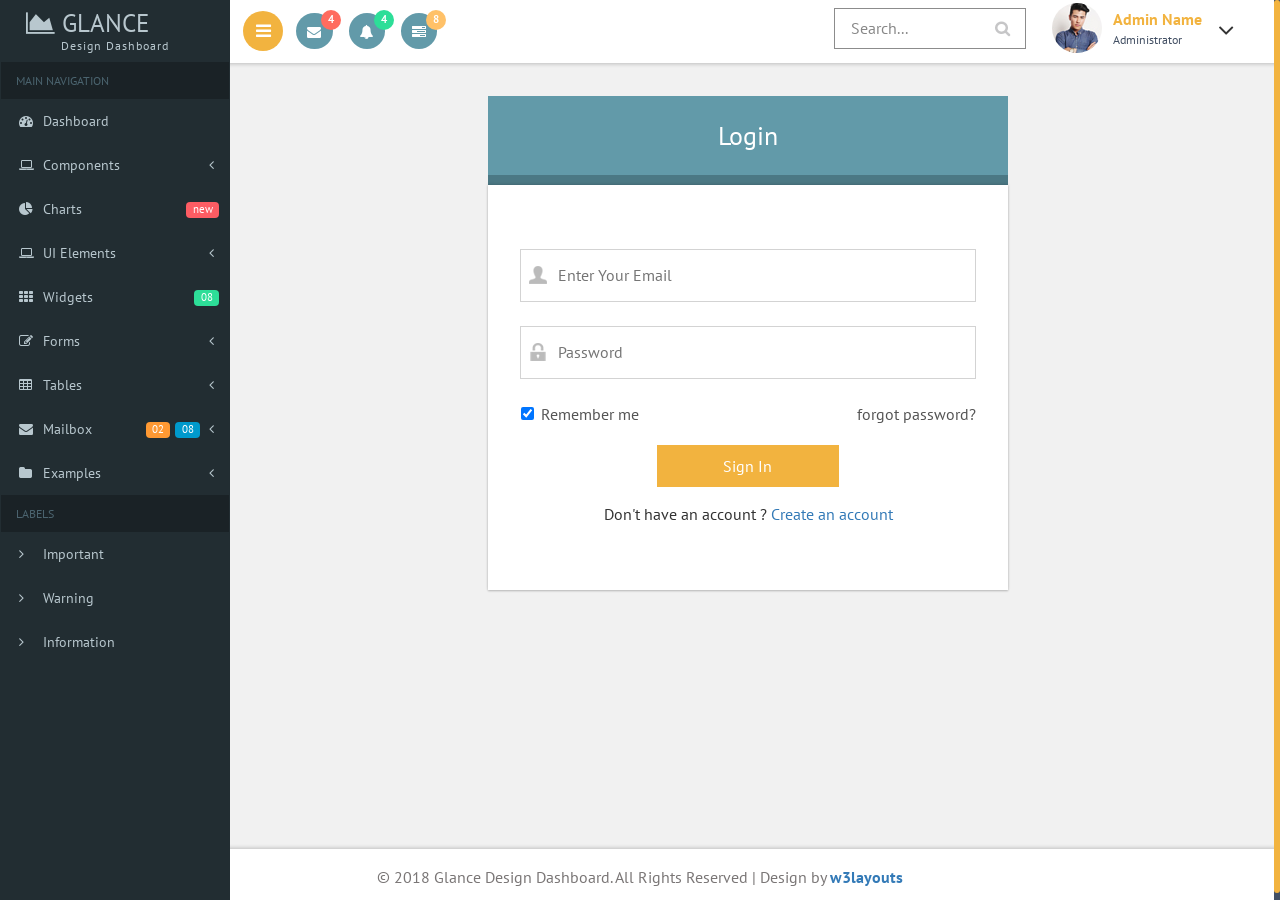
<file: EmployeeLeaveManagementApp/EmployeeLeaveManagementApp/theme/login.html>
<!--
Author: W3layouts
Author URL: http://w3layouts.com
License: Creative Commons Attribution 3.0 Unported
License URL: http://creativecommons.org/licenses/by/3.0/
-->
<!DOCTYPE HTML>
<html>
<head>
<title>Glance Design Dashboard an Admin Panel Category Flat Bootstrap Responsive Website Template | Login Page :: w3layouts</title>
<meta name="viewport" content="width=device-width, initial-scale=1">
<meta http-equiv="Content-Type" content="text/html; charset=utf-8" />
<meta name="keywords" content="Glance Design Dashboard Responsive web template, Bootstrap Web Templates, Flat Web Templates, Android Compatible web template, 
SmartPhone Compatible web template, free WebDesigns for Nokia, Samsung, LG, SonyEricsson, Motorola web design" />
<script type="application/x-javascript"> addEventListener("load", function() { setTimeout(hideURLbar, 0); }, false); function hideURLbar(){ window.scrollTo(0,1); } </script>

<!-- Bootstrap Core CSS -->
<link href="css/bootstrap.css" rel='stylesheet' type='text/css' />

<!-- Custom CSS -->
<link href="css/style.css" rel='stylesheet' type='text/css' />

<!-- font-awesome icons CSS-->
<link href="css/font-awesome.css" rel="stylesheet"> 
<!-- //font-awesome icons CSS-->

 <!-- side nav css file -->
 <link href='css/SidebarNav.min.css' media='all' rel='stylesheet' type='text/css'/>
 <!-- side nav css file -->
 
 <!-- js-->
<script src="js/jquery-1.11.1.min.js"></script>
<script src="js/modernizr.custom.js"></script>

<!--webfonts-->
<link href="//fonts.googleapis.com/css?family=PT+Sans:400,400i,700,700i&amp;subset=cyrillic,cyrillic-ext,latin-ext" rel="stylesheet">
<!--//webfonts-->
 
<!-- Metis Menu -->
<script src="js/metisMenu.min.js"></script>
<script src="js/custom.js"></script>
<link href="css/custom.css" rel="stylesheet">
<!--//Metis Menu -->

</head> 
<body class="cbp-spmenu-push">
<div class="main-content">
	<div class="cbp-spmenu cbp-spmenu-vertical cbp-spmenu-left" id="cbp-spmenu-s1">
		<!--left-fixed -navigation-->
		<aside class="sidebar-left">
      <nav class="navbar navbar-inverse">
          <div class="navbar-header">
            <button type="button" class="navbar-toggle collapsed" data-toggle="collapse" data-target=".collapse" aria-expanded="false">
            <span class="sr-only">Toggle navigation</span>
            <span class="icon-bar"></span>
            <span class="icon-bar"></span>
            <span class="icon-bar"></span>
            </button>
            <h1><a class="navbar-brand" href="index.html"><span class="fa fa-area-chart"></span> Glance<span class="dashboard_text">Design dashboard</span></a></h1>
          </div>
          <div class="collapse navbar-collapse" id="bs-example-navbar-collapse-1">
            <ul class="sidebar-menu">
              <li class="header">MAIN NAVIGATION</li>
              <li class="treeview">
                <a href="index.html">
                <i class="fa fa-dashboard"></i> <span>Dashboard</span>
                </a>
              </li>
			  <li class="treeview">
                <a href="#">
                <i class="fa fa-laptop"></i>
                <span>Components</span>
                <i class="fa fa-angle-left pull-right"></i>
                </a>
                <ul class="treeview-menu">
                  <li><a href="grids.html"><i class="fa fa-angle-right"></i> Grids</a></li>
                  <li><a href="media.html"><i class="fa fa-angle-right"></i> Media Css</a></li>
                </ul>
              </li>
              <li class="treeview">
                <a href="charts.html">
                <i class="fa fa-pie-chart"></i>
                <span>Charts</span>
                <span class="label label-primary pull-right">new</span>
                </a>
              </li>
              </li>
              <li class="treeview">
                <a href="#">
                <i class="fa fa-laptop"></i>
                <span>UI Elements</span>
                <i class="fa fa-angle-left pull-right"></i>
                </a>
                <ul class="treeview-menu">
                  <li><a href="general.html"><i class="fa fa-angle-right"></i> General</a></li>
                  <li><a href="icons.html"><i class="fa fa-angle-right"></i> Icons</a></li>
                  <li><a href="buttons.html"><i class="fa fa-angle-right"></i> Buttons</a></li>
                  <li><a href="typography.html"><i class="fa fa-angle-right"></i> Typography</a></li>
                </ul>
              </li>
			  <li>
                <a href="widgets.html">
                <i class="fa fa-th"></i> <span>Widgets</span>
                <small class="label pull-right label-info">08</small>
                </a>
              </li>
              <li class="treeview">
                <a href="#">
                <i class="fa fa-edit"></i> <span>Forms</span>
                <i class="fa fa-angle-left pull-right"></i>
                </a>
                <ul class="treeview-menu">
                  <li><a href="forms.html"><i class="fa fa-angle-right"></i> General Forms</a></li>
                  <li><a href="validation.html"><i class="fa fa-angle-right"></i> Form Validations</a></li>
                </ul>
              </li>
              <li class="treeview">
                <a href="#">
                <i class="fa fa-table"></i> <span>Tables</span>
                <i class="fa fa-angle-left pull-right"></i>
                </a>
                <ul class="treeview-menu">
                  <li><a href="tables.html"><i class="fa fa-angle-right"></i> Simple tables</a></li>
                </ul>
              </li>
              <li class="treeview">
                <a href="#">
                <i class="fa fa-envelope"></i> <span>Mailbox</span>
                <i class="fa fa-angle-left pull-right"></i><small class="label pull-right label-info1">08</small><span class="label label-primary1 pull-right">02</span></a>
                <ul class="treeview-menu">
                  <li><a href="inbox.html"><i class="fa fa-angle-right"></i> Mail Inbox</a></li>
                  <li><a href="compose.html"><i class="fa fa-angle-right"></i> Compose Mail </a></li>
                </ul>
              </li>
              <li class="treeview">
                <a href="#">
                <i class="fa fa-folder"></i> <span>Examples</span>
                <i class="fa fa-angle-left pull-right"></i>
                </a>
                <ul class="treeview-menu">
                  <li><a href="login.html"><i class="fa fa-angle-right"></i> Login</a></li>
                  <li><a href="signup.html"><i class="fa fa-angle-right"></i> Register</a></li>
                  <li><a href="404.html"><i class="fa fa-angle-right"></i> 404 Error</a></li>
                  <li><a href="500.html"><i class="fa fa-angle-right"></i> 500 Error</a></li>
                  <li><a href="blank-page.html"><i class="fa fa-angle-right"></i> Blank Page</a></li>
                </ul>
              </li>
              <li class="header">LABELS</li>
              <li><a href="#"><i class="fa fa-angle-right text-red"></i> <span>Important</span></a></li>
              <li><a href="#"><i class="fa fa-angle-right text-yellow"></i> <span>Warning</span></a></li>
              <li><a href="#"><i class="fa fa-angle-right text-aqua"></i> <span>Information</span></a></li>
            </ul>
          </div>
          <!-- /.navbar-collapse -->
      </nav>
    </aside>
	</div>
		<!--left-fixed -navigation-->		
		<!-- header-starts -->
		<div class="sticky-header header-section ">
			<div class="header-left">
				
				<!--toggle button start-->
				<button id="showLeftPush"><i class="fa fa-bars"></i></button>
				<!--toggle button end-->
				<div class="profile_details_left"><!--notifications of menu start -->
					<ul class="nofitications-dropdown">
						<li class="dropdown head-dpdn">
							<a href="#" class="dropdown-toggle" data-toggle="dropdown" aria-expanded="false"><i class="fa fa-envelope"></i><span class="badge">4</span></a>
							<ul class="dropdown-menu">
								<li>
									<div class="notification_header">
										<h3>You have 3 new messages</h3>
									</div>
								</li>
								<li><a href="#">
								   <div class="user_img"><img src="images/1.jpg" alt=""></div>
								   <div class="notification_desc">
									<p>Lorem ipsum dolor amet</p>
									<p><span>1 hour ago</span></p>
									</div>
								   <div class="clearfix"></div>	
								</a></li>
								<li class="odd"><a href="#">
									<div class="user_img"><img src="images/4.jpg" alt=""></div>
								   <div class="notification_desc">
									<p>Lorem ipsum dolor amet </p>
									<p><span>1 hour ago</span></p>
									</div>
								  <div class="clearfix"></div>	
								</a></li>
								<li><a href="#">
								   <div class="user_img"><img src="images/3.jpg" alt=""></div>
								   <div class="notification_desc">
									<p>Lorem ipsum dolor amet </p>
									<p><span>1 hour ago</span></p>
									</div>
								   <div class="clearfix"></div>	
								</a></li>
								<li>
									<div class="notification_bottom">
										<a href="#">See all messages</a>
									</div> 
								</li>
							</ul>
						</li>
						<li class="dropdown head-dpdn">
							<a href="#" class="dropdown-toggle" data-toggle="dropdown" aria-expanded="false"><i class="fa fa-bell"></i><span class="badge blue">4</span></a>
							<ul class="dropdown-menu">
								<li>
									<div class="notification_header">
										<h3>You have 3 new notification</h3>
									</div>
								</li>
								<li><a href="#">
									<div class="user_img"><img src="images/4.jpg" alt=""></div>
								   <div class="notification_desc">
									<p>Lorem ipsum dolor amet</p>
									<p><span>1 hour ago</span></p>
									</div>
								  <div class="clearfix"></div>	
								 </a></li>
								 <li class="odd"><a href="#">
									<div class="user_img"><img src="images/1.jpg" alt=""></div>
								   <div class="notification_desc">
									<p>Lorem ipsum dolor amet </p>
									<p><span>1 hour ago</span></p>
									</div>
								   <div class="clearfix"></div>	
								 </a></li>
								 <li><a href="#">
									<div class="user_img"><img src="images/3.jpg" alt=""></div>
								   <div class="notification_desc">
									<p>Lorem ipsum dolor amet </p>
									<p><span>1 hour ago</span></p>
									</div>
								   <div class="clearfix"></div>	
								 </a></li>
								 <li>
									<div class="notification_bottom">
										<a href="#">See all notifications</a>
									</div> 
								</li>
							</ul>
						</li>	
						<li class="dropdown head-dpdn">
							<a href="#" class="dropdown-toggle" data-toggle="dropdown" aria-expanded="false"><i class="fa fa-tasks"></i><span class="badge blue1">8</span></a>
							<ul class="dropdown-menu">
								<li>
									<div class="notification_header">
										<h3>You have 8 pending task</h3>
									</div>
								</li>
								<li><a href="#">
									<div class="task-info">
										<span class="task-desc">Database update</span><span class="percentage">40%</span>
										<div class="clearfix"></div>	
									</div>
									<div class="progress progress-striped active">
										<div class="bar yellow" style="width:40%;"></div>
									</div>
								</a></li>
								<li><a href="#">
									<div class="task-info">
										<span class="task-desc">Dashboard done</span><span class="percentage">90%</span>
									   <div class="clearfix"></div>	
									</div>
									<div class="progress progress-striped active">
										 <div class="bar green" style="width:90%;"></div>
									</div>
								</a></li>
								<li><a href="#">
									<div class="task-info">
										<span class="task-desc">Mobile App</span><span class="percentage">33%</span>
										<div class="clearfix"></div>	
									</div>
								   <div class="progress progress-striped active">
										 <div class="bar red" style="width: 33%;"></div>
									</div>
								</a></li>
								<li><a href="#">
									<div class="task-info">
										<span class="task-desc">Issues fixed</span><span class="percentage">80%</span>
									   <div class="clearfix"></div>	
									</div>
									<div class="progress progress-striped active">
										 <div class="bar  blue" style="width: 80%;"></div>
									</div>
								</a></li>
								<li>
									<div class="notification_bottom">
										<a href="#">See all pending tasks</a>
									</div> 
								</li>
							</ul>
						</li>	
					</ul>
					<div class="clearfix"> </div>
				</div>
				<!--notification menu end -->
				<div class="clearfix"> </div>
			</div>
			<div class="header-right">
				
				
				<!--search-box-->
				<div class="search-box">
					<form class="input">
						<input class="sb-search-input input__field--madoka" placeholder="Search..." type="search" id="input-31" />
						<label class="input__label" for="input-31">
							<svg class="graphic" width="100%" height="100%" viewBox="0 0 404 77" preserveAspectRatio="none">
								<path d="m0,0l404,0l0,77l-404,0l0,-77z"/>
							</svg>
						</label>
					</form>
				</div><!--//end-search-box-->
				
				<div class="profile_details">		
					<ul>
						<li class="dropdown profile_details_drop">
							<a href="#" class="dropdown-toggle" data-toggle="dropdown" aria-expanded="false">
								<div class="profile_img">	
									<span class="prfil-img"><img src="images/2.jpg" alt=""> </span> 
									<div class="user-name">
										<p>Admin Name</p>
										<span>Administrator</span>
									</div>
									<i class="fa fa-angle-down lnr"></i>
									<i class="fa fa-angle-up lnr"></i>
									<div class="clearfix"></div>	
								</div>	
							</a>
							<ul class="dropdown-menu drp-mnu">
								<li> <a href="#"><i class="fa fa-cog"></i> Settings</a> </li> 
								<li> <a href="#"><i class="fa fa-user"></i> My Account</a> </li>
								<li> <a href="#"><i class="fa fa-suitcase"></i> Profile</a> </li> 
								<li> <a href="#"><i class="fa fa-sign-out"></i> Logout</a> </li>
							</ul>
						</li>
					</ul>
				</div>
				<div class="clearfix"> </div>				
			</div>
			<div class="clearfix"> </div>	
		</div>
		<!-- //header-ends -->
		<!-- main content start-->
		<div id="page-wrapper">
			<div class="main-page login-page ">
				<h2 class="title1">Login</h2>
				<div class="widget-shadow">
					<div class="login-body">
						<form action="#" method="post">
							<input type="email" class="user" name="email" placeholder="Enter Your Email" required="">
							<input type="password" name="password" class="lock" placeholder="Password" required="">
							<div class="forgot-grid">
								<label class="checkbox"><input type="checkbox" name="checkbox" checked=""><i></i>Remember me</label>
								<div class="forgot">
									<a href="#">forgot password?</a>
								</div>
								<div class="clearfix"> </div>
							</div>
							<input type="submit" name="Sign In" value="Sign In">
							<div class="registration">
								Don't have an account ?
								<a class="" href="signup.html">
									Create an account
								</a>
							</div>
						</form>
					</div>
				</div>
				
			</div>
		</div>
		<!--footer-->
		<div class="footer">
		   <p>&copy; 2018 Glance Design Dashboard. All Rights Reserved | Design by <a href="https://w3layouts.com/" target="_blank">w3layouts</a></p>		</div>
        <!--//footer-->
	</div>
	
	<!-- side nav js -->
	<script src='js/SidebarNav.min.js' type='text/javascript'></script>
	<script>
      $('.sidebar-menu').SidebarNav()
    </script>
	<!-- //side nav js -->
	
	<!-- Classie --><!-- for toggle left push menu script -->
		<script src="js/classie.js"></script>
		<script>
			var menuLeft = document.getElementById( 'cbp-spmenu-s1' ),
				showLeftPush = document.getElementById( 'showLeftPush' ),
				body = document.body;
				
			showLeftPush.onclick = function() {
				classie.toggle( this, 'active' );
				classie.toggle( body, 'cbp-spmenu-push-toright' );
				classie.toggle( menuLeft, 'cbp-spmenu-open' );
				disableOther( 'showLeftPush' );
			};
			
			function disableOther( button ) {
				if( button !== 'showLeftPush' ) {
					classie.toggle( showLeftPush, 'disabled' );
				}
			}
		</script>
	<!-- //Classie --><!-- //for toggle left push menu script -->
		
	<!--scrolling js-->
	<script src="js/jquery.nicescroll.js"></script>
	<script src="js/scripts.js"></script>
	<!--//scrolling js-->
	
	<!-- Bootstrap Core JavaScript -->
   <script src="js/bootstrap.js"> </script>
	<!-- //Bootstrap Core JavaScript -->
   
</body>
</html>
</file>
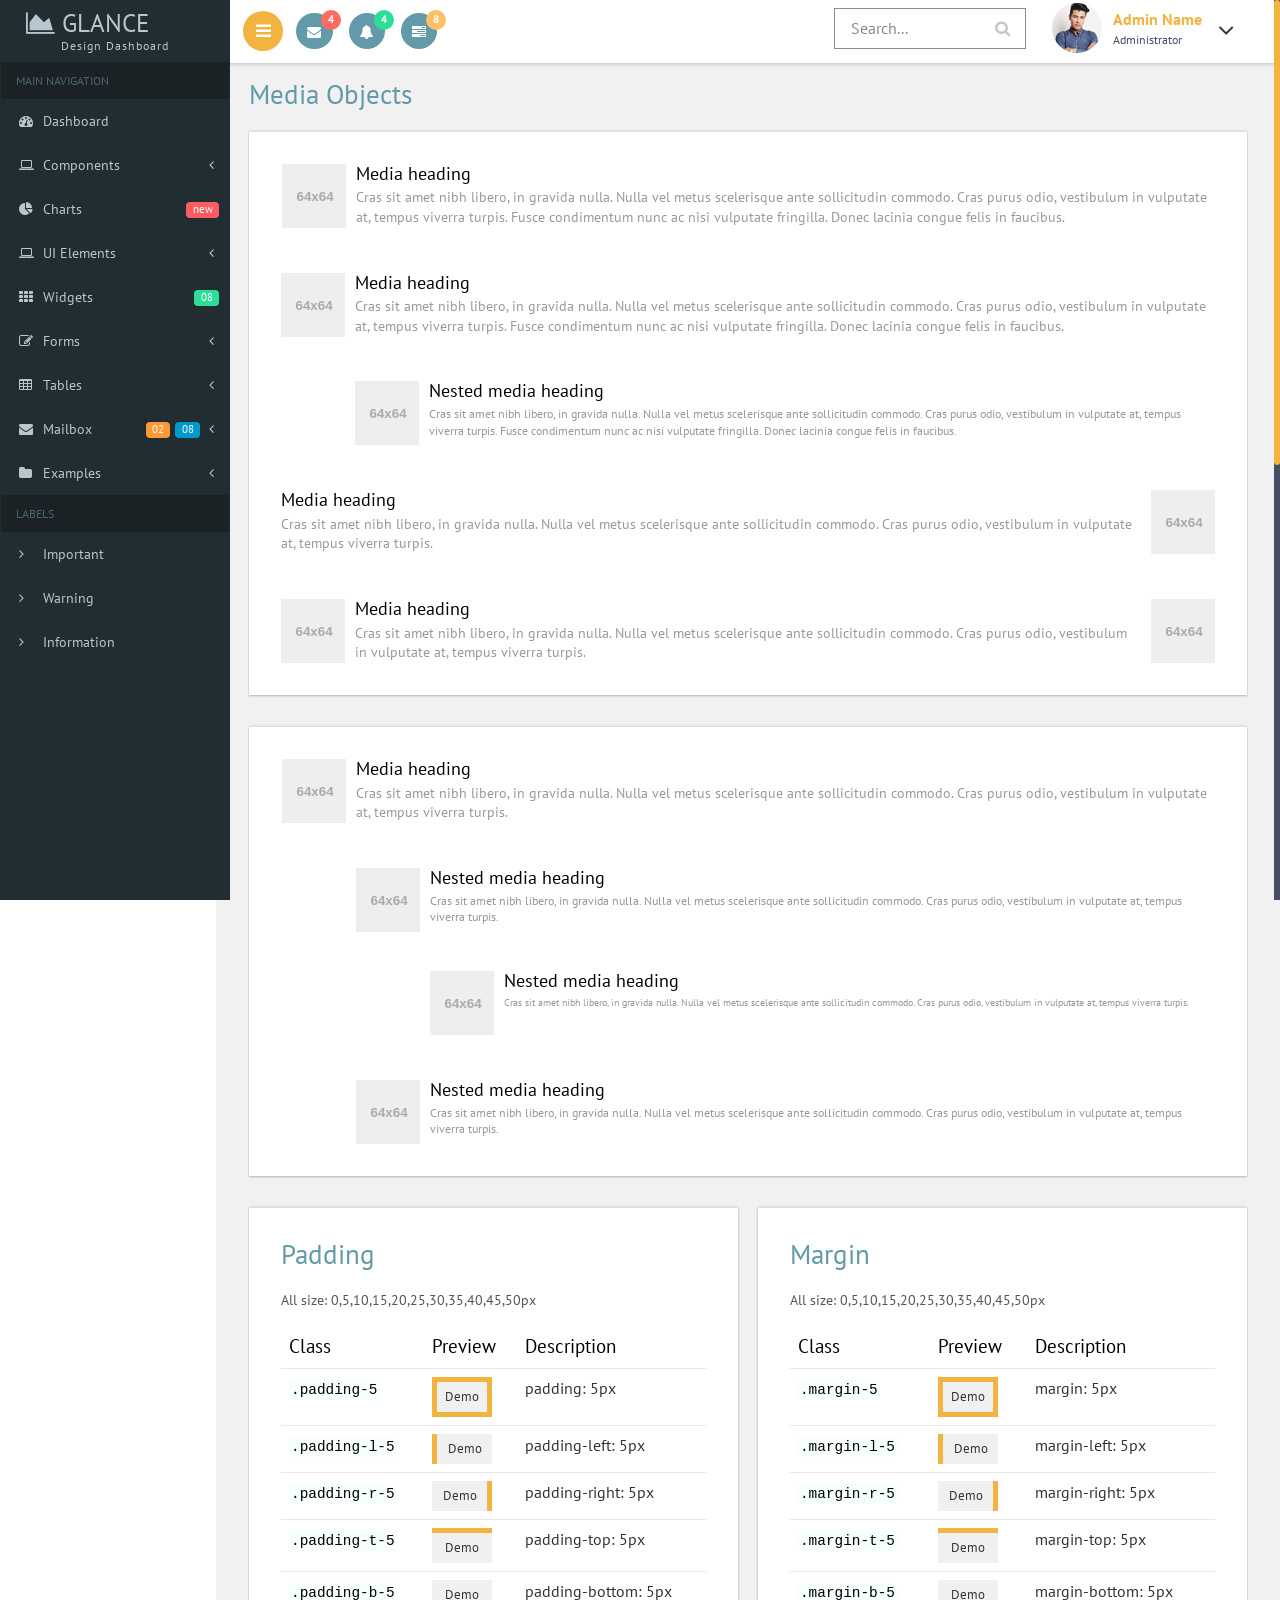
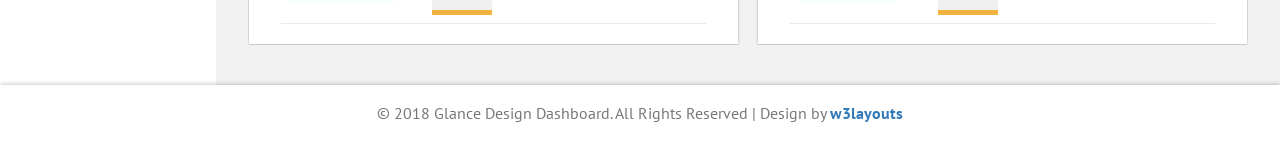
<file: EmployeeLeaveManagementApp/EmployeeLeaveManagementApp/theme/media.html>
<!--
Author: W3layouts
Author URL: http://w3layouts.com
License: Creative Commons Attribution 3.0 Unported
License URL: http://creativecommons.org/licenses/by/3.0/
-->
<!DOCTYPE HTML>
<html>
<head>
<title>Glance Design Dashboard an Admin Panel Category Flat Bootstrap Responsive Website Template | Media :: w3layouts</title>
<meta name="viewport" content="width=device-width, initial-scale=1">
<meta http-equiv="Content-Type" content="text/html; charset=utf-8" />
<meta name="keywords" content="Glance Design Dashboard Responsive web template, Bootstrap Web Templates, Flat Web Templates, Android Compatible web template, 
SmartPhone Compatible web template, free WebDesigns for Nokia, Samsung, LG, SonyEricsson, Motorola web design" />
<script type="application/x-javascript"> addEventListener("load", function() { setTimeout(hideURLbar, 0); }, false); function hideURLbar(){ window.scrollTo(0,1); } </script>

<!-- Bootstrap Core CSS -->
<link href="css/bootstrap.css" rel='stylesheet' type='text/css' />

<!-- Custom CSS -->
<link href="css/style.css" rel='stylesheet' type='text/css' />

<!-- font-awesome icons CSS -->
<link href="css/font-awesome.css" rel="stylesheet"> 
<!-- //font-awesome icons CSS -->

 <!-- side nav css file -->
 <link href='css/SidebarNav.min.css' media='all' rel='stylesheet' type='text/css'/>
 <!-- side nav css file -->
 
 <!-- js-->
<script src="js/jquery-1.11.1.min.js"></script>
<script src="js/modernizr.custom.js"></script>

<!--webfonts-->
<link href="//fonts.googleapis.com/css?family=PT+Sans:400,400i,700,700i&amp;subset=cyrillic,cyrillic-ext,latin-ext" rel="stylesheet">
<!--//webfonts--> 

<!-- Metis Menu -->
<script src="js/metisMenu.min.js"></script>
<script src="js/custom.js"></script>
<link href="css/custom.css" rel="stylesheet">
<!--//Metis Menu -->

</head> 
<body class="cbp-spmenu-push">
	<div class="main-content">
	<div class="cbp-spmenu cbp-spmenu-vertical cbp-spmenu-left" id="cbp-spmenu-s1">
		<!--left-fixed -navigation-->
		<aside class="sidebar-left">
      <nav class="navbar navbar-inverse">
          <div class="navbar-header">
            <button type="button" class="navbar-toggle collapsed" data-toggle="collapse" data-target=".collapse" aria-expanded="false">
            <span class="sr-only">Toggle navigation</span>
            <span class="icon-bar"></span>
            <span class="icon-bar"></span>
            <span class="icon-bar"></span>
            </button>
            <h1><a class="navbar-brand" href="index.html"><span class="fa fa-area-chart"></span> Glance<span class="dashboard_text">Design dashboard</span></a></h1>
          </div>
          <div class="collapse navbar-collapse" id="bs-example-navbar-collapse-1">
            <ul class="sidebar-menu">
              <li class="header">MAIN NAVIGATION</li>
             <li class="treeview">
                <a href="index.html">
                <i class="fa fa-dashboard"></i> <span>Dashboard</span>
                </a>
              </li>
			  <li class="treeview">
                <a href="#">
                <i class="fa fa-laptop"></i>
                <span>Components</span>
                <i class="fa fa-angle-left pull-right"></i>
                </a>
                <ul class="treeview-menu">
                  <li><a href="grids.html"><i class="fa fa-angle-right"></i> Grids</a></li>
                  <li><a href="media.html"><i class="fa fa-angle-right"></i> Media Css</a></li>
                </ul>
              </li>
              <li class="treeview">
                <a href="charts.html">
                <i class="fa fa-pie-chart"></i>
                <span>Charts</span>
                <span class="label label-primary pull-right">new</span>
                </a>
              </li>
              <li class="treeview">
                <a href="#">
                <i class="fa fa-laptop"></i>
                <span>UI Elements</span>
                <i class="fa fa-angle-left pull-right"></i>
                </a>
                <ul class="treeview-menu">
                  <li><a href="general.html"><i class="fa fa-angle-right"></i> General</a></li>
                  <li><a href="icons.html"><i class="fa fa-angle-right"></i> Icons</a></li>
                  <li><a href="buttons.html"><i class="fa fa-angle-right"></i> Buttons</a></li>
                  <li><a href="typography.html"><i class="fa fa-angle-right"></i> Typography</a></li>
                </ul>
              </li>
			  <li>
                <a href="widgets.html">
                <i class="fa fa-th"></i> <span>Widgets</span>
                <small class="label pull-right label-info">08</small>
                </a>
              </li>
              <li class="treeview">
                <a href="#">
                <i class="fa fa-edit"></i> <span>Forms</span>
                <i class="fa fa-angle-left pull-right"></i>
                </a>
                <ul class="treeview-menu">
                  <li><a href="forms.html"><i class="fa fa-angle-right"></i> General Forms</a></li>
                  <li><a href="validation.html"><i class="fa fa-angle-right"></i> Form Validations</a></li>
                </ul>
              </li>
              <li class="treeview">
                <a href="#">
                <i class="fa fa-table"></i> <span>Tables</span>
                <i class="fa fa-angle-left pull-right"></i>
                </a>
                <ul class="treeview-menu">
                  <li><a href="tables.html"><i class="fa fa-angle-right"></i> Simple tables</a></li>
                </ul>
              </li>
              <li class="treeview">
                <a href="#">
                <i class="fa fa-envelope"></i> <span>Mailbox</span>
                <i class="fa fa-angle-left pull-right"></i><small class="label pull-right label-info1">08</small><span class="label label-primary1 pull-right">02</span></a>
                <ul class="treeview-menu">
                  <li><a href="inbox.html"><i class="fa fa-angle-right"></i> Mail Inbox</a></li>
                  <li><a href="compose.html"><i class="fa fa-angle-right"></i> Compose Mail </a></li>
                </ul>
              </li>
              <li class="treeview">
                <a href="#">
                <i class="fa fa-folder"></i> <span>Examples</span>
                <i class="fa fa-angle-left pull-right"></i>
                </a>
                <ul class="treeview-menu">
                  <li><a href="login.html"><i class="fa fa-angle-right"></i> Login</a></li>
                  <li><a href="signup.html"><i class="fa fa-angle-right"></i> Register</a></li>
                  <li><a href="404.html"><i class="fa fa-angle-right"></i> 404 Error</a></li>
                  <li><a href="500.html"><i class="fa fa-angle-right"></i> 500 Error</a></li>
                  <li><a href="blank-page.html"><i class="fa fa-angle-right"></i> Blank Page</a></li>
                </ul>
              </li>
              <li class="header">LABELS</li>
              <li><a href="#"><i class="fa fa-angle-right text-red"></i> <span>Important</span></a></li>
              <li><a href="#"><i class="fa fa-angle-right text-yellow"></i> <span>Warning</span></a></li>
              <li><a href="#"><i class="fa fa-angle-right text-aqua"></i> <span>Information</span></a></li>
            </ul>
          </div>
          <!-- /.navbar-collapse -->
      </nav>
    </aside>
	</div>
		<!--left-fixed -navigation-->
		
		<!-- header-starts -->
		<div class="sticky-header header-section ">
			<div class="header-left">
				
				<!--toggle button start-->
				<button id="showLeftPush"><i class="fa fa-bars"></i></button>
				<!--toggle button end-->
				<div class="profile_details_left"><!--notifications of menu start -->
					<ul class="nofitications-dropdown">
						<li class="dropdown head-dpdn">
							<a href="#" class="dropdown-toggle" data-toggle="dropdown" aria-expanded="false"><i class="fa fa-envelope"></i><span class="badge">4</span></a>
							<ul class="dropdown-menu">
								<li>
									<div class="notification_header">
										<h3>You have 3 new messages</h3>
									</div>
								</li>
								<li><a href="#">
								   <div class="user_img"><img src="images/1.jpg" alt=""></div>
								   <div class="notification_desc">
									<p>Lorem ipsum dolor amet</p>
									<p><span>1 hour ago</span></p>
									</div>
								   <div class="clearfix"></div>	
								</a></li>
								<li class="odd"><a href="#">
									<div class="user_img"><img src="images/4.jpg" alt=""></div>
								   <div class="notification_desc">
									<p>Lorem ipsum dolor amet </p>
									<p><span>1 hour ago</span></p>
									</div>
								  <div class="clearfix"></div>	
								</a></li>
								<li><a href="#">
								   <div class="user_img"><img src="images/3.jpg" alt=""></div>
								   <div class="notification_desc">
									<p>Lorem ipsum dolor amet </p>
									<p><span>1 hour ago</span></p>
									</div>
								   <div class="clearfix"></div>	
								</a></li>
								<li>
									<div class="notification_bottom">
										<a href="#">See all messages</a>
									</div> 
								</li>
							</ul>
						</li>
						<li class="dropdown head-dpdn">
							<a href="#" class="dropdown-toggle" data-toggle="dropdown" aria-expanded="false"><i class="fa fa-bell"></i><span class="badge blue">4</span></a>
							<ul class="dropdown-menu">
								<li>
									<div class="notification_header">
										<h3>You have 3 new notification</h3>
									</div>
								</li>
								<li><a href="#">
									<div class="user_img"><img src="images/4.jpg" alt=""></div>
								   <div class="notification_desc">
									<p>Lorem ipsum dolor amet</p>
									<p><span>1 hour ago</span></p>
									</div>
								  <div class="clearfix"></div>	
								 </a></li>
								 <li class="odd"><a href="#">
									<div class="user_img"><img src="images/1.jpg" alt=""></div>
								   <div class="notification_desc">
									<p>Lorem ipsum dolor amet </p>
									<p><span>1 hour ago</span></p>
									</div>
								   <div class="clearfix"></div>	
								 </a></li>
								 <li><a href="#">
									<div class="user_img"><img src="images/3.jpg" alt=""></div>
								   <div class="notification_desc">
									<p>Lorem ipsum dolor amet </p>
									<p><span>1 hour ago</span></p>
									</div>
								   <div class="clearfix"></div>	
								 </a></li>
								 <li>
									<div class="notification_bottom">
										<a href="#">See all notifications</a>
									</div> 
								</li>
							</ul>
						</li>	
						<li class="dropdown head-dpdn">
							<a href="#" class="dropdown-toggle" data-toggle="dropdown" aria-expanded="false"><i class="fa fa-tasks"></i><span class="badge blue1">8</span></a>
							<ul class="dropdown-menu">
								<li>
									<div class="notification_header">
										<h3>You have 8 pending task</h3>
									</div>
								</li>
								<li><a href="#">
									<div class="task-info">
										<span class="task-desc">Database update</span><span class="percentage">40%</span>
										<div class="clearfix"></div>	
									</div>
									<div class="progress progress-striped active">
										<div class="bar yellow" style="width:40%;"></div>
									</div>
								</a></li>
								<li><a href="#">
									<div class="task-info">
										<span class="task-desc">Dashboard done</span><span class="percentage">90%</span>
									   <div class="clearfix"></div>	
									</div>
									<div class="progress progress-striped active">
										 <div class="bar green" style="width:90%;"></div>
									</div>
								</a></li>
								<li><a href="#">
									<div class="task-info">
										<span class="task-desc">Mobile App</span><span class="percentage">33%</span>
										<div class="clearfix"></div>	
									</div>
								   <div class="progress progress-striped active">
										 <div class="bar red" style="width: 33%;"></div>
									</div>
								</a></li>
								<li><a href="#">
									<div class="task-info">
										<span class="task-desc">Issues fixed</span><span class="percentage">80%</span>
									   <div class="clearfix"></div>	
									</div>
									<div class="progress progress-striped active">
										 <div class="bar  blue" style="width: 80%;"></div>
									</div>
								</a></li>
								<li>
									<div class="notification_bottom">
										<a href="#">See all pending tasks</a>
									</div> 
								</li>
							</ul>
						</li>	
					</ul>
					<div class="clearfix"> </div>
				</div>
				<!--notification menu end -->
				<div class="clearfix"> </div>
			</div>
			<div class="header-right">
				
				
				<!--search-box-->
				<div class="search-box">
					<form class="input">
						<input class="sb-search-input input__field--madoka" placeholder="Search..." type="search" id="input-31" />
						<label class="input__label" for="input-31">
							<svg class="graphic" width="100%" height="100%" viewBox="0 0 404 77" preserveAspectRatio="none">
								<path d="m0,0l404,0l0,77l-404,0l0,-77z"/>
							</svg>
						</label>
					</form>
				</div><!--//end-search-box-->
				
				<div class="profile_details">		
					<ul>
						<li class="dropdown profile_details_drop">
							<a href="#" class="dropdown-toggle" data-toggle="dropdown" aria-expanded="false">
								<div class="profile_img">	
									<span class="prfil-img"><img src="images/2.jpg" alt=""> </span> 
									<div class="user-name">
										<p>Admin Name</p>
										<span>Administrator</span>
									</div>
									<i class="fa fa-angle-down lnr"></i>
									<i class="fa fa-angle-up lnr"></i>
									<div class="clearfix"></div>	
								</div>	
							</a>
							<ul class="dropdown-menu drp-mnu">
								<li> <a href="#"><i class="fa fa-cog"></i> Settings</a> </li> 
								<li> <a href="#"><i class="fa fa-user"></i> My Account</a> </li>
								<li> <a href="#"><i class="fa fa-suitcase"></i> Profile</a> </li> 
								<li> <a href="#"><i class="fa fa-sign-out"></i> Logout</a> </li>
							</ul>
						</li>
					</ul>
				</div>
				<div class="clearfix"> </div>				
			</div>
			<div class="clearfix"> </div>	
		</div>
		<!-- //header-ends -->
		<!-- main content start-->
		<div id="page-wrapper">
			<div class="main-page">
				<div class="media">
					<h2 class="title1">Media Objects</h2>
					<div class="bs-example5 widget-shadow" data-example-id="default-media">
						<div class="media">
							<div class="media-left">
								<a href="#">
								  <img class="media-object" data-src="holder.js/64x64" alt="64x64" src="[data-uri]" data-holder-rendered="true" style="width: 64px; height: 64px;">
								</a>
							</div>
							<div class="media-body">
								<h4 class="media-heading">Media heading</h4>
								Cras sit amet nibh libero, in gravida nulla. Nulla vel metus scelerisque ante sollicitudin commodo. Cras purus odio, vestibulum in vulputate at, tempus viverra turpis. Fusce condimentum nunc ac nisi vulputate fringilla. Donec lacinia congue felis in faucibus.
							</div>
							<div class="clearfix"> </div>
						</div>
						<div class="media">
							<div class="media-left">
								<a href="#">
								  <img class="media-object" data-src="holder.js/64x64" alt="64x64" src="[data-uri]" data-holder-rendered="true" style="width: 64px; height: 64px;">
								</a>
							</div>
							<div class="media-body">
								<h4 class="media-heading">Media heading</h4>
								Cras sit amet nibh libero, in gravida nulla. Nulla vel metus scelerisque ante sollicitudin commodo. Cras purus odio, vestibulum in vulputate at, tempus viverra turpis. Fusce condimentum nunc ac nisi vulputate fringilla. Donec lacinia congue felis in faucibus.
								<div class="media">
									<div class="media-left">
										<a href="#">
										  <img class="media-object" data-src="holder.js/64x64" alt="64x64" src="[data-uri]" data-holder-rendered="true" style="width: 64px; height: 64px;">
										</a>
									</div>
									<div class="media-body">
										<h4 class="media-heading">Nested media heading</h4>
										Cras sit amet nibh libero, in gravida nulla. Nulla vel metus scelerisque ante sollicitudin commodo. Cras purus odio, vestibulum in vulputate at, tempus viverra turpis. Fusce condimentum nunc ac nisi vulputate fringilla. Donec lacinia congue felis in faucibus.
									</div>
								</div>
							</div>
						</div>
						<div class="media">
							<div class="media-body">
								<h4 class="media-heading">Media heading</h4>
								Cras sit amet nibh libero, in gravida nulla. Nulla vel metus scelerisque ante sollicitudin commodo. Cras purus odio, vestibulum in vulputate at, tempus viverra turpis.
							</div>
							<div class="media-right">
								<a href="#">
									<img class="media-object" data-src="holder.js/64x64" alt="64x64" src="[data-uri]" data-holder-rendered="true" style="width: 64px; height: 64px;">
								</a>
							</div>
							<div class="clearfix"> </div>
						</div>
						<div class="media">
							<div class="media-left">
								<a href="#">
									<img class="media-object" data-src="holder.js/64x64" alt="64x64" src="[data-uri]" data-holder-rendered="true" style="width: 64px; height: 64px;">
								</a>
							</div>
							<div class="media-body">
								<h4 class="media-heading">Media heading</h4>
								Cras sit amet nibh libero, in gravida nulla. Nulla vel metus scelerisque ante sollicitudin commodo. Cras purus odio, vestibulum in vulputate at, tempus viverra turpis.
							</div>
							<div class="media-right">
								<a href="#">
								  <img class="media-object" data-src="holder.js/64x64" alt="64x64" src="[data-uri]" data-holder-rendered="true" style="width: 64px; height: 64px;">
								</a>
							</div>
						</div>
					</div>
					<div class="bs-example5 example_6 widget-shadow" data-example-id="media-list">
						<ul class="media-list">
							<li class="media">
								<div class="media-left">
									<a href="#">
										<img class="media-object" data-src="holder.js/64x64" alt="64x64" src="[data-uri]" data-holder-rendered="true" style="width: 64px; height: 64px;">
									</a>
								</div>
								<div class="media-body">
									<h4 class="media-heading">Media heading</h4>
									<p>Cras sit amet nibh libero, in gravida nulla. Nulla vel metus scelerisque ante sollicitudin commodo. Cras purus odio, vestibulum in vulputate at, tempus viverra turpis.</p>
									<!-- Nested media object -->
									<div class="media">
										<div class="media-left">
											<a href="#">
												<img class="media-object" data-src="holder.js/64x64" alt="64x64" src="[data-uri]" data-holder-rendered="true" style="width: 64px; height: 64px;">
											</a>
										</div>
										<div class="media-body">
											<h4 class="media-heading">Nested media heading</h4>
												Cras sit amet nibh libero, in gravida nulla. Nulla vel metus scelerisque ante sollicitudin commodo. Cras purus odio, vestibulum in vulputate at, tempus viverra turpis.
											<!-- Nested media object -->
											<div class="media">
												<div class="media-left">
													<a href="#">
														<img class="media-object" data-src="holder.js/64x64" alt="64x64" src="[data-uri]" data-holder-rendered="true" style="width: 64px; height: 64px;">
													</a>
												</div>
												<div class="media-body">
													<h4 class="media-heading">Nested media heading</h4>
													Cras sit amet nibh libero, in gravida nulla. Nulla vel metus scelerisque ante sollicitudin commodo. Cras purus odio, vestibulum in vulputate at, tempus viverra turpis.
												</div>
											</div>
										</div>
									</div>
									<!-- Nested media object -->
									<div class="media">
										<div class="media-left">
											<a href="#">
												<img class="media-object" data-src="holder.js/64x64" alt="64x64" src="[data-uri]" data-holder-rendered="true" style="width: 64px; height: 64px;">
											</a>
										</div>
										<div class="media-body">
											<h4 class="media-heading">Nested media heading</h4>
											Cras sit amet nibh libero, in gravida nulla. Nulla vel metus scelerisque ante sollicitudin commodo. Cras purus odio, vestibulum in vulputate at, tempus viverra turpis.
										</div>
									</div>
								</div>
							</li>
						</ul>
					</div>
					<div class="media_1">
						<div class="col-md-6 media_1-left widget-shadow">
							<div class="panel_2">
								<h3 class="title1">Padding</h3>
								<p>All size: 0,5,10,15,20,25,30,35,40,45,50px</p>
								<table class="table table-hover">
									<thead>
									  <tr>
										<td class="head">Class</td>
										<td class="head">Preview</td>
										<td class="head">Description</td>
									  </tr>
									</thead>
									<tbody>
									  <tr>
										<td><code>.padding-5</code></td>
										<td>
										  <div class="demolayout padding-5">
											<div class="demobox">Demo</div>
										  </div>
										</td>
										<td>padding: 5px</td>
									  </tr>
									  <tr>
										<td><code>.padding-l-5</code></td>
										<td>
										  <div class="demolayout padding-l-5">
											<div class="demobox">Demo</div>
										  </div>
										</td>
										<td>padding-left: 5px</td>
									  </tr>
									  <tr>
										<td><code>.padding-r-5</code></td>
										<td>
										  <div class="demolayout padding-r-5">
											<div class="demobox">Demo</div>
										  </div>
										</td>
										<td>padding-right: 5px</td>
									  </tr>
									  <tr>
										<td><code>.padding-t-5</code></td>
										<td>
										  <div class="demolayout padding-t-5">
											<div class="demobox">Demo</div>
										  </div>
										</td>
										<td>padding-top: 5px</td>
									  </tr>
									  <tr>
										<td><code>.padding-b-5</code></td>
										<td>
										  <div class="demolayout padding-b-5">
											<div class="demobox">Demo</div>
										  </div>
										</td>
										<td>padding-bottom: 5px</td>
									  </tr>
									</tbody>
								</table>
							</div>
						</div>
						<div class="col-md-6 media_1-right widget-shadow">
							<div class="panel_2 panel_3">
								<h3 class="title1">Margin</h3>
								<p>All size: 0,5,10,15,20,25,30,35,40,45,50px</p>
								<table class="table table-hover">
									<thead>
									  <tr>
										<td class="head">Class</td>
										<td class="head">Preview</td>
										<td class="head">Description</td>
									  </tr>
									</thead>
									<tbody>
									  <tr>
										<td><code>.margin-5</code></td>
										<td>
										  <div class="demolayout padding-5">
											<div class="demobox">Demo</div>
										  </div>
										</td>
										<td>margin: 5px</td>
									  </tr>
									  <tr>
										<td><code>.margin-l-5</code></td>
										<td>
										  <div class="demolayout padding-l-5">
											<div class="demobox">Demo</div>
										  </div>
										</td>
										<td>margin-left: 5px</td>
									  </tr>
									  <tr>
										<td><code>.margin-r-5</code></td>
										<td>
										  <div class="demolayout padding-r-5">
											<div class="demobox">Demo</div>
										  </div>
										</td>
										<td>margin-right: 5px</td>
									  </tr>
									  <tr>
										<td><code>.margin-t-5</code></td>
										<td>
										  <div class="demolayout padding-t-5">
											<div class="demobox">Demo</div>
										  </div>
										</td>
										<td>margin-top: 5px</td>
									  </tr>
									  <tr>
										<td><code>.margin-b-5</code></td>
										<td>
										  <div class="demolayout padding-b-5">
											<div class="demobox">Demo</div>
										  </div>
										</td>
										<td>margin-bottom: 5px</td>
									  </tr>
									</tbody>
								</table>
							</div>
						</div>
						<div class="clearfix"> </div>
					</div> 
				</div>
			</div>
		</div>
		<!--footer-->
		<div class="footer">
		   <p>&copy; 2018 Glance Design Dashboard. All Rights Reserved | Design by <a href="https://w3layouts.com/" target="_blank">w3layouts</a></p>
	   </div>
        <!--//footer-->
	</div>
	
	<!-- side nav js -->
	<script src='js/SidebarNav.min.js' type='text/javascript'></script>
	<script>
      $('.sidebar-menu').SidebarNav()
    </script>
	<!-- //side nav js -->
	
	<!-- Classie --><!-- for toggle left push menu script -->
		<script src="js/classie.js"></script>
		<script>
			var menuLeft = document.getElementById( 'cbp-spmenu-s1' ),
				showLeftPush = document.getElementById( 'showLeftPush' ),
				body = document.body;
				
			showLeftPush.onclick = function() {
				classie.toggle( this, 'active' );
				classie.toggle( body, 'cbp-spmenu-push-toright' );
				classie.toggle( menuLeft, 'cbp-spmenu-open' );
				disableOther( 'showLeftPush' );
			};
			
			function disableOther( button ) {
				if( button !== 'showLeftPush' ) {
					classie.toggle( showLeftPush, 'disabled' );
				}
			}
		</script>
	<!-- //Classie --><!-- //for toggle left push menu script -->
	
	<!--scrolling js-->
	<script src="js/jquery.nicescroll.js"></script>
	<script src="js/scripts.js"></script>
	<!--//scrolling js-->
	
	<!-- Bootstrap Core JavaScript -->
   <script src="js/bootstrap.js"> </script>
   
</body>
</html>
</file>
<file: EmployeeLeaveManagementApp/EmployeeLeaveManagementApp/theme/css/style.css>
/*
Author: W3layout
Author URL: http://w3layouts.com
License: Creative Commons Attribution 3.0 Unported
License URL: http://creativecommons.org/licenses/by/3.0/
*/
h4, h5, h6,
h1, h2, h3 {margin: 0;}
ul, ol {margin: 0;}
p {margin: 0;}

html, body{
	font-family: 'PT Sans', sans-serif;
    font-size: 100%;
  	overflow-x: hidden;
	background: #fff;
}
body a{
	transition: 0.5s all ease;
	-webkit-transition: 0.5s all ease;
	-moz-transition: 0.5s all ease;
	-o-transition: 0.5s all ease;
	-ms-transition: 0.5s all ease;
	text-decoration:none;
}
h1,h2,h3,h4,h5,h6{
	margin:0;			   
}
p{
	margin:0;
}
ul,label{
	margin:0;
	padding:0;
}
body a:hover{
	text-decoration:none;
}
.main-content {
    position: relative;
}
.sidebar-left .navbar-brand {
    height: 61px;
    padding: 10px 15px 10px 25px;
    font-size: 25px;
    text-transform: uppercase;
    color: #fff;
}
span.dashboard_text {
    font-size: 12px;
    text-transform: capitalize;
    display: block;
    letter-spacing: 1px;
    padding-left: 35px;
}


.navbar-inverse .navbar-brand {
    color: #b8c7ce;
}
/*-------HEADER SECTION------*/
.navbar-inverse {
    background-color: transparent;
    border-color: transparent;
}
/* ----STICKY HEADER----*/
.sticky-header{
    position: fixed;
    top: 0;
    left:0px;
    width: 100%;
    z-index: 100;
}
.header-section {
    background:#FFF;
    box-shadow:  1px 1px 4px rgba(0, 0, 0, 0.21);
    -webkit-box-shadow:  1px 1px 4px rgba(0, 0, 0, 0.21);
    -moz-box-shadow:  1px 1px 4px rgba(0, 0, 0, 0.21);
    -o-box-shadow:  1px 1px 4px rgba(0, 0, 0, 0.21);
}
.header-section::after {
    clear: both;
    display: block;
    content: '';
}
.header-left {
    float: left;
    width: 50%;
    margin-left: 15%;
	position: relative;
}
.header-right {
    float: right;
}
/* ----menu-icon----*/
button#showLeftPush {
    font-size: 1.1em;
    text-align: center;
    cursor: pointer;
    float: left;
    color: #fff;
    -moz-transition: all 0.2s ease-out 0s;
    -webkit-transition: all 0.2s ease-out 0s;
    transition: all 0.2s ease-out 0s;
	border: none;
    background-color: #F2B33F;
	outline:none;
    border-radius: 50%;
    height: 40px;
    width: 40px;
    margin-top: 11px;
}
button#showLeftPush:hover {
    color: #eee;
}
/*--push-menu-css--*/
.cbp-spmenu {
	position: fixed;
}
.cbp-spmenu-vertical {
    height: 100%;
    z-index: 1000;
    padding: 0em 0 2em;
}
.cbp-spmenu-left {
    left: 0;
}
.cbp-spmenu-left.cbp-spmenu-open {
	left: -309px;
}
/* Push classes applied to the body */
.cbp-spmenu-push {
	overflow-x: hidden;
	position: relative;
}
.cbp-spmenu-push-toright {
	left: 0;
}
/* Transitions */

.cbp-spmenu,
.cbp-spmenu-push {
	-webkit-transition: all 0.3s ease;
	-moz-transition: all 0.3s ease;
	transition: all 0.3s ease;
}
.cbp-spmenu-push div#page-wrapper {
    margin: 0 0 0 13.5em;
	transition:.5s all;
	-webkit-transition:.5s all;
	-moz-transition:.5s all;
}
.cbp-spmenu-push.cbp-spmenu-push-toright div#page-wrapper {
    margin: 0;
}
/*--//push-menu-css--*/
/*--side-menu--*/
.sidebar ul li{
	 margin-bottom: 1em;
}
.sidebar ul li a {
    color: #FFFFFF;
    font-size: 1em;
    padding: 5px 15px;
	padding-left: 25px;
}
.collapse.in {
    display: block;
    background: #2d6696fc;
    background: none;
    color: #fff;
    margin-top: 10px;
}
.nav > li > a:hover, .nav > li > a:focus {
    text-decoration: none;
    background-color: transparent;
    color: #000;
}
.sidebar .arrow {
    float: right;
}
h4.heading {
    padding-left: 25px;
    font-size: 17px;
	letter-spacing: 1px;
	color:#eee;
    font-weight: 600;
    text-transform: uppercase;
    margin-bottom: 10px;
    margin-top: 30px;
}
i.nav_icon {
    background: #00000070;
	font-size: 16px;
    line-height: 25px;
    display: block;
    float: left;
    width: 32px;
    height: 26px;
    margin-right: 10px;
    margin-left: 0px;
    text-align: center;
    opacity: 0.6;
    border-radius: 3px;
}
.fa {
    display: inline-block;
    font-family: FontAwesome;
    font-style: normal;
    font-weight: normal;
    line-height: 1;
    -webkit-font-smoothing: antialiased;
    -moz-osx-font-smoothing: grayscale;
}
span.nav-badge {
    font-size: 12px;
    color: #FFFFFF;
    background: rgba(255, 255, 255, 0.32);
    width: 25px;
    height: 25px;
    border-radius: 68%;
    -webkit-border-radius: 68%;
    -moz-border-radius: 68%;
    -o-border-radius: 68%;
    position: absolute;
    top: 18%;
    right: 15%;
    line-height: 26px;
    letter-spacing: 1px;
    text-align: center;
}
span.nav-badge-btm {
    font-size: 12px;
    color: #FFF;
    background: #F2B33F;
    position: absolute;
    top: 18%;
    right: 15%;
    line-height: 22px;
    letter-spacing: 1px;
    text-align: center;
    padding: 0em 1em;
    border-radius: 30px;
}
.dropdown-menu > li > a:hover, .dropdown-menu > li > a:focus {
    background: none;
    color: #337ab7;
}
.chart-nav span.nav-badge-btm {
	right: 5%;
    top: 24%;
}
ul.dropdown-menu{
	/* animation: flipInX 1s ease;
	-moz-animation: flipInX 1s ease;
	-webkit-animation: flipInX 1s ease;
	-webkit-backface-visibility: visible !important;
	-ms-backface-visibility: visible !important;
	backface-visibility: visible !important;
	-moz-backface-visibility: visible !important;
	data-wow-delay:".1s";
	*/
	
    -webkit-transition: all 0.5s ease-out;
    -moz-transition: all 0.5s ease-out;
    -ms-transition: all 0.5s ease-out;
    -o-transition: all 0.5s ease-out;
    transition: all 0.5s ease-out;
}
/*--//side-menu--*/
/* ----Logo----*/
.logo {
    background: #1e282c;
    text-align: center;
    float: left;
}
.logo a{
    padding: 0.77em 3em ;
	display: block;
	text-decoration: none;
}
.logo a h1 {
    color: #fff;
    font-size: 1.8em;
    line-height: 1.3em;
    font-weight: 400;
}
.logo a span {
    color: #F8F8F8;
    font-size: .7em;
    text-align: center;
    letter-spacing: 7px;
}
/* ----//Logo----*/
/*start search*/
.search-box {
    float: left;
    width: 43%;
    margin: .5em 0 0 0em;
	position: relative;
    z-index: 1;
    display: inline-block;
}
.sb-search-input {
    outline: none;
    background: #fff;
    width: 100%;
    margin: 0;
    z-index: 10;
    font-size: 1em;
    color: #383838;
    padding: 0.5em 1em;
    border: 1px solid #8c8c8c;
    background: url(../images/search-icon.png) no-repeat 160px 12px;
	-webkit-appearance: none; /* for box shadows to show on iOS */
}
.sb-search-input::-webkit-input-placeholder {
	color:#888;
}
.sb-search-input:-moz-placeholder {
	color: #888;
}
.sb-search-input::-moz-placeholder {
	color: #888;
}
.sb-search-input:-ms-input-placeholder {
	color: #888;
}
.input__label {
	-webkit-font-smoothing: antialiased;
    -moz-osx-font-smoothing: grayscale;
	-webkit-touch-callout: none;
	-webkit-user-select: none;
	-khtml-user-select: none;
	-moz-user-select: none;
	-ms-user-select: none;
	user-select: none;
	position: absolute;
	width: 100%;
	height: 100%;
    cursor: text;
}

.graphic {
	fill: none;
	-webkit-transform: scale3d(1, -1, 1);
	transform: scale3d(1, -1, 1);
	-webkit-transition: stroke-dashoffset 0.5s;
	transition: stroke-dashoffset 0.5s;
	pointer-events: none;
	stroke: #D81B60;
    stroke-width: 6px;
    stroke-dasharray: 962;
    stroke-dashoffset: 962;
}
/* Madoka */
.input__field--madoka {
	display: block;
	float: right;
}
.input__field--madoka:focus {
	outline: none;
}
.input__field--madoka:focus + .input__label,
.input--filled .input__label {
	cursor: default;
	pointer-events: none;
}
.input__field--madoka:focus + .input__label .graphic,
.input--filled .graphic {
	stroke-dashoffset: 0;
}

.input__field--madoka:focus + .input__label .input__label-content{
	-webkit-transform: scale3d(0.81, 0.81, 1) translate3d(0, 4em, 0);
	transform: scale3d(0.81, 0.81, 1) translate3d(0, 4em, 0);
}
/*--//search-ends --*/
/*--- Progress Bar ----*/
.meter {
	position: relative;
}
.meter > span {
	display: block;
	height: 100%;
	   
	position: relative;
	overflow: hidden;
}
.meter > span:after, .animate > span > span {
	content: "";
	position: absolute;
	top: 0; left: 0; bottom: 0; right: 0;
	
	overflow: hidden;
}

.animate > span:after {
	display: none;
}

@-webkit-keyframes move {
    0% {
       background-position: 0 0;
    }
    100% {
       background-position: 50px 50px;
    }
}

@-moz-keyframes move {
    0% {
       background-position: 0 0;
    }
    100% {
       background-position: 50px 50px;
    }
}

.red > span {
	background-color: #65CEA7;
}

.nostripes > span > span, .nostripes > span:after {
	-webkit-animation: none;
	-moz-animation: none;
	background-image: none;
}
/*--- User Panel---*/
.profile_details_left {
    float: left;
    padding-left: 5px;
}
.dropdown-menu {
    box-shadow: 2px 3px 4px rgba(0, 0, 0, .175);
	-webkit-box-shadow: 2px 3px 4px rgba(0, 0, 0, .175);
	-moz-box-shadow: 2px 3px 4px rgba(0, 0, 0, .175);
    border-radius: 0;
}
li.dropdown.head-dpdn {
    display: inline-block;
    padding: 1.25em 0;
	float: left;
}
li.dropdown.head-dpdn:nth-child(3) {
    border-right: 1px solid transparent;
}
li.dropdown.head-dpdn a.dropdown-toggle {
    padding: 0.5em .7em;
    background: #629aa9;
    margin: 0 .5em;
    border-radius: 50%;
    -webkit-border-radius: 50%;
    -moz-border-radius: 50%;
    -ms-border-radius: 50%;
    -o-border-radius: 50%;
}
ul.dropdown-menu li {
    margin-left: 0;
    width: 100%;
    padding: 0;
	background: #fff;
}
.user-panel-top ul{
	padding-left:0;
}
.user-panel-top li{
	float:left;
	margin-left:15px;
	position:relative;
}
.user-panel-top li span.digit{
    font-size:11px;
    font-weight:bold;
	color:#FFF;
	background:#e64c65;
	line-height:20px;
	width:20px;
	height:20px;
	border-radius:2em;
	-webkit-border-radius:2em;
	-moz-border-radius:2em;
	-o-border-radius:2em;	
	text-align:center;
	display: inline-block;
	position: absolute;
	top: -3px;
	right: -10px;
}
.user-panel-top li:first-child{
	margin-left:0;
}
.custom-nav > li.act > a, .custom-nav > li.act > a:hover, .custom-nav > li.act > a:focus {
    background-color: #353f4f;
    color:#8BC34A;
}
.user-panel-top li a{
	display: block;
	padding: 5px;
	text-decoration:none;
}
.header-left i.fa.fa-envelope{
	color:#fff;
    font-size: 14px;
}
.header-left i.fa.fa-bell{
	color:#fff;
    font-size: 14px;
}
.header-left  i.fa.fa-tasks{
	color:#fff;
    font-size: 14px;
}
.user-panel-top li a:hover{
	border-color:rgba(101, 124, 153, 0.93);
}
.user-panel-top li a i{
	width:24px;
	height:24px;
	display: block;
	text-align:center;
	line-height:25px;
}
.user-panel-top li a i span{
	font-size:15px;
	color:#FFF;
}
.user-panel-top li a.user{
	background:#667686;
}
.user-panel-top li span.green{
	background:#a88add;
}
.user-panel-top li span.red{
	background:#b8c9f1;
}
.user-panel-top li span.yellow{
	background:#bdc3c7;
}
/***** Messages *************/
.notification_header{
	background-color:#FAFAFA;
	padding: 10px 15px;
	border-bottom:1px solid rgba(0, 0, 0, 0.05);
	margin-bottom: 8px;
}
.notification_header h3{	
	color:#6A6A6A;
	font-size:12px;
	font-weight:600;
	margin:0;
}
.notification_bottom {
    background-color: rgba(200, 129, 230, 0.14);
    padding: 4px 0;
    text-align: center;
	margin-top: 5px;
}
.notification_bottom a {
    color: #6F6F6F;
	 font-size: 1em;
}
.notification_bottom a:hover {
    color:#6164C1;
}
.notification_bottom h3 a{	
	color: #717171;
	font-size:12px;
	border-radius:0;
	border:none;
	padding:0;
	text-align:center;
}
.notification_bottom h3 a:hover{	
	color:#4A4A4A;
	text-decoration:underline;
	background:none;
}
.user_img{
	float:left;
	width:19%;
}
.user_img img{
	max-width:100%;
	display:block;
	border-radius:2em;
	-webkit-border-radius:2em;
	-moz-border-radius:2em;
	-o-border-radius:2em;
}
.notification_desc{
	float:left;
	width:70%;
	margin-left:5%;
}
.notification_desc p{
	color:#757575;
	font-size:13px;
	padding:2px 0;
}
.wrapper-dropdown-2 .dropdown li a:hover .notification_desc p{
	color:#424242;
}
.notification_desc p span{
	color:#979797 !important;
	font-size:11px;
}
/*---bages---*/
.header-left span.badge {
    font-size: 11px;
    font-weight: bold;
    color: #FFF;
    background: #ff6c5f;
    line-height: 15px;
    width: 20px;
    height: 20px;
    border-radius: 2em;
    -webkit-border-radius: 2em;
    -moz-border-radius: 2em;
    -o-border-radius: 2em;
    text-align: center;
    display: inline-block;
    position: absolute;
    top: 16%;
    padding: 2px 0 0;
}
.header-left span.blue{
	background-color: #2dde98;
}
.header-left span.red{
	background-color:#ef553a;
}
.header-left span.blue1{
	background-color: #ffc168;
}
i.icon_1{
  float: left;
  color: #00aced;
  line-height: 2em;
  margin-right: 1em;
}
i.icon_2{
  float: left;
  color:#ef553a;
  line-height: 2em;
  margin-right: 1em;
  font-size: 20px;
}
i.icon_3{
  float: left;
  color:#9358ac;
  line-height: 2em;
  margin-right: 1em;
  font-size: 20px;
}
.avatar_left {
  float: left;
}
i.icon_4{
  width: 45px;
  height: 45px;
  background: #F44336;
  float: left;
  color: #fff;
  text-align: center;
  font-size: 1.5em;
  line-height: 44px;
  font-style: normal;
  margin-right: 1em;
}
i.icon_5{
  background-color: #3949ab;
}
i.icon_6{
  background-color: #03a9f4;
}
.blue-text {
  color: #2196F3 !important;
  float:right;
}
/*---//bages---*/
/*--Progress bars--*/
.progress {
    height: 10px;
    margin: 7px 0;
    overflow: hidden;
    background: #e1e1e1;
    z-index: 1;
    cursor: pointer;
}
.task-info .percentage{
	float:right;
	height:inherit;
	line-height:inherit;
}
.task-desc{
	font-size:12px;
}
.wrapper-dropdown-3 .dropdown li a:hover span.task-desc {
	color:#65cea7;
}
.progress .bar {
		z-index: 2;
		height:15px; 
		font-size: 12px;
		color: white;
		text-align: center;
		float:left;
		-webkit-box-sizing: content-box;
		-moz-box-sizing: content-box;
		-ms-box-sizing: content-box;
		box-sizing: content-box;
		-webkit-transition: width 0.6s ease;
		  -moz-transition: width 0.6s ease;
		  -o-transition: width 0.6s ease;
		  transition: width 0.6s ease;
	}
.progress-striped .yellow{
	background:#f0ad4e;
} 
.progress-striped .green{
	background:#5cb85c;
} 
.progress-striped .light-blue{
	background:#4F52BA;
} 
.progress-striped .red{
	background:#d9534f;
} 
.progress-striped .blue{
	background:#428bca;
} 
.progress-striped .orange {
	background:#e94e02;
}
.progress-striped .bar {
  background-image: -webkit-gradient(linear, 0 100%, 100% 0, color-stop(0.25, rgba(255, 255, 255, 0.15)), color-stop(0.25, transparent), color-stop(0.5, transparent), color-stop(0.5, rgba(255, 255, 255, 0.15)), color-stop(0.75, rgba(255, 255, 255, 0.15)), color-stop(0.75, transparent), to(transparent));
  background-image: -webkit-linear-gradient(45deg, rgba(255, 255, 255, 0.15) 25%, transparent 25%, transparent 50%, rgba(255, 255, 255, 0.15) 50%, rgba(255, 255, 255, 0.15) 75%, transparent 75%, transparent);
  background-image: -moz-linear-gradient(45deg, rgba(255, 255, 255, 0.15) 25%, transparent 25%, transparent 50%, rgba(255, 255, 255, 0.15) 50%, rgba(255, 255, 255, 0.15) 75%, transparent 75%, transparent);
  background-image: -o-linear-gradient(45deg, rgba(255, 255, 255, 0.15) 25%, transparent 25%, transparent 50%, rgba(255, 255, 255, 0.15) 50%, rgba(255, 255, 255, 0.15) 75%, transparent 75%, transparent);
  background-image: linear-gradient(45deg, rgba(255, 255, 255, 0.15) 25%, transparent 25%, transparent 50%, rgba(255, 255, 255, 0.15) 50%, rgba(255, 255, 255, 0.15) 75%, transparent 75%, transparent);
  -webkit-background-size: 40px 40px;
  -moz-background-size: 40px 40px;
  -o-background-size: 40px 40px;
  background-size: 40px 40px;
}
.progress.active .bar {
  -webkit-animation: progress-bar-stripes 2s linear infinite;
  -moz-animation: progress-bar-stripes 2s linear infinite;
  -ms-animation: progress-bar-stripes 2s linear infinite;
  -o-animation: progress-bar-stripes 2s linear infinite;
  animation: progress-bar-stripes 2s linear infinite;
}
@-webkit-keyframes progress-bar-stripes {
  from {
    background-position: 40px 0;
  }
  to {
    background-position: 0 0;
  }
}
@-moz-keyframes progress-bar-stripes {
  from {
    background-position: 40px 0;
  }
  to {
    background-position: 0 0;
  }
}
@-ms-keyframes progress-bar-stripes {
  from {
    background-position: 40px 0;
  }
  to {
    background-position: 0 0;
  }
}
@-o-keyframes progress-bar-stripes {
  from {
    background-position: 0 0;
  }
  to {
    background-position: 40px 0;
  }
}
@keyframes progress-bar-stripes {
  from {
    background-position: 40px 0;
  }
  to {
    background-position: 0 0;
  }
}
/*--Progress bars--*/
/********* profile details **********/
ul.dropdown-menu.drp-mnu i.fa {
    margin-right: 0.5em;
    color: #629aa9;
}
ul.dropdown-menu {
    padding: 1em;
    min-width: 280px;
    top:101%;
}
.dropdown-menu > li > a {
    padding: 3px 15px;
	font-size: 1em;
    letter-spacing: .5px;
}
.profile_details {
    float: right;
}
.profile_details_drop .fa.fa-angle-up{
	display:none;
}
.profile_details_drop.open .fa.fa-angle-up{
    display:block;
}
.profile_details_drop.open .fa.fa-angle-down{
	display:none;
}
.profile_details_drop a.dropdown-toggle {
    display:block;
	padding: 0.2em 3em 0 0em;
}
.profile_img span.prfil-img{
	float:left;
}
.user-name{
	 float:left;
	 margin-top:8px;
	 margin-left:11px;
	 height:35px;
}
.profile_details ul li{
	list-style-type:none;
	position:relative;
    margin-right: 30px;
}
.profile_details li a i.fa.lnr {
    position: absolute;
    top: 34%;
    right: 8%;
    color: #333;
    font-size: 1.6em;
}
span.prfil-img img,.activity-img img,.media>.pull-left img,.inbox-page img {
    border-radius: 50%;
    -webkit-border-radius: 50%;
    -moz-border-radius: 50%;
    -ms-border-radius: 50%;
    -o-border-radius: 50%;
}
.profile_details ul li ul.dropdown-menu.drp-mnu {
    padding: 1em;
    min-width: 190px;
    top: 122%;
    left:0%;
}
ul.dropdown-menu.drp-mnu li {
    list-style-type: none;
    padding: 3px 0;
}
.user-name p{
	font-size:1em;
	color: #F2B33F;
	line-height:1em;
	font-weight:700;
}
.user-name span {
    font-size: .75em;
    color: #424f63;
    font-weight: normal;
    margin-top: .3em;
}
/*---footer---*/
.footer {
    background: #fff;
    padding: 1em;
    width: 100%;
    text-align:center;
	box-shadow: 0px -1px 4px rgba(0, 0, 0, 0.21);
	-webkit-box-shadow: 0px -1px 4px rgba(0, 0, 0, 0.21);
	-moz-box-shadow: 0px -1px 4px rgba(0, 0, 0, 0.21);
	-ms-box-shadow: 0px -1px 4px rgba(0, 0, 0, 0.21);
	-o-box-shadow: 0px -1px 4px rgba(0, 0, 0, 0.21);
}
.footer  p {
	color: #7A7676;
    font-size: 1em;
	line-height: 1.6em;
}
.footer  p a{
    color: #337ab7;
    font-weight: 600;
}
.footer  p a:hover{
	text-decoration:underline;
}
/*---//footer---*/
/*---main-content-start---*/
.widget {
    width: 32%;
    border: 1px solid #F5F1F1;
    padding: 0px;
    -webkit-box-shadow: 0px 0px 5px -2px rgba(0,0,0,0.75);
    -moz-box-shadow: 0px 0px 5px -2px rgba(0,0,0,0.75);
    box-shadow: 0px 0px 5px -2px rgba(0,0,0,0.75);
}
.widget button {
    font-size: 13px;
}
.charts-grids.widget {
    width: 39%;
    padding: 20px;
}
.widget.states-mdl {
    margin: 0 0% 0% 1%;
    width: 60%;
}
.stat {
    padding-right: 0;
}
.stats-left {
    float: left;
    width: 70%;
    background-color: #4F52BA;
	text-align: center;
	padding: 1em;
}
.states-mdl .stats-left {
    background-color: #585858;
}
.states-mdl .stats-right {
    background-color: rgba(88, 88, 88, 0.88);
}
.states-last .stats-left {
    background-color: #e94e02;
}
.states-last .stats-right {
    background-color: rgba(233, 78, 2, 0.84);
}
.stats-right {
    float: right;
    width: 30%;
    text-align: center;
	padding: 1.54em 1em;
	background-color: rgba(79, 82, 186, 0.88);
}
.stats-left h5 {
    color: #fff;
    font-size: 1em;
}
.stats-left h4 {
    font-size: 2em;
    color: #fff;
    margin-top: 10px;
}
.stats-right label {
    font-size: 2em;
    color: #fff;
}
/*--charts--*/
.charts,.row {
    margin: 0 0 1em 0;
}
.charts-grids {
    background-color: #fff;
    padding:1em;
    -webkit-box-shadow: 0px 0px 5px -2px rgba(0,0,0,0.75);
    -moz-box-shadow: 0px 0px 5px -2px rgba(0,0,0,0.75);
    box-shadow: 0px 0px 5px -2px rgba(0,0,0,0.75);
}
.w3ls-high {
    margin-right: .5em;
    width: 49%;
}
.agileits-high {
    margin-left: .5em;
    margin-right: 0;
    width: 49%;
}
.charts-grids canvas#bar {
    width: 100% !important;
}
.charts canvas#line {
    width: 100% !important;
}
h4.title {
    font-size: 1.1em;
    color: #444;
    margin: 0.5em 0 1em;
    text-transform: uppercase;
}
/*--//charts--*/
.widget-shadow {
    background-color: #fff;
    box-shadow: 0 -1px 3px rgba(0,0,0,.12),0 1px 2px rgba(0,0,0,.24);
	-webkit-box-shadow: 0 -1px 3px rgba(0,0,0,.12),0 1px 2px rgba(0,0,0,.24);
	-moz-box-shadow: 0 -1px 3px rgba(0,0,0,.12),0 1px 2px rgba(0,0,0,.24);
}
/*--statistics--*/
.stats-info.widget {
    padding: 1em;
    background-color: #fff;
    -webkit-box-shadow: 0px 0px 5px -2px rgba(0,0,0,0.75);
    -moz-box-shadow: 0px 0px 5px -2px rgba(0,0,0,0.75);
    box-shadow: 0px 0px 5px -2px rgba(0,0,0,0.75);
}
.stats-info ul li {
    margin-bottom: 1em;
    border-bottom: 1px solid #EFE9E9;
    padding-bottom: 10px;
    font-size: 0.9em;
    color: #555;
}
.progress.progress-right {
    width: 25%;
    float: right;
    height: 8px;
    margin-bottom: 0;
}
.stats-info ul li.last {
    border-bottom: none;
    padding-bottom: 0;
    margin-bottom: 0.5em;
}
.stats-info span.pull-right {
    font-size: 0.7em;
    margin-left: 11px;
    line-height: 2em;
}
.stats-info.stats-last {
    padding: 1.15em 1em;
    width: 66%;
    margin-left: 2%;
}
.table.stats-table {
    margin-bottom: 0;
}
.stats-table span.label{
    font-weight: 500;
}
.stats-table h5 {
    color: #4F52BA;
    font-size: 0.9em;
}
.stats-table h5.down {
    color: #D81B60;
}
.stats-table h5 i.fa {
    font-size: 1.2em;
    font-weight: 800;
    margin-left: 3px;
}
.stats-table thead tr th {
    color: #555;
}
.stats-table td {
    font-size: 0.9em;
    color: #555;
    padding: 11px !important;
}
/*--//statistics--*/
/*--map--*/
.map {
    padding: 1em;
}
/*--//map--*/
/*--social-media--*/
.social-media {
    padding: 0;
    margin-left: 2%;
    width: 31.3%;
}
.wid-social {
    display: inline-block;
    width: 33.33%;
    padding: 15px;
    float: left;
	text-align: center;
}
.top-content a i.fa{
    color: #fff;
    font-size: 35px;
}
ul.info {
    background: #fff;
    padding: .55em 1em;
    text-align: center;
}
ul.info p {
    color: #b3b3b3;
}
ul.info li {
    list-style-type: none;
}
.content-top {
    margin-bottom: 1em;
    -webkit-box-shadow: 0px 0px 5px -2px rgba(0,0,0,0.75);
    -moz-box-shadow: 0px 0px 5px -2px rgba(0,0,0,0.75);
    box-shadow: 0px 0px 5px -2px rgba(0,0,0,0.75);
}
.facebook {
  background-color:#3b5998 !important;
  color: #ffffff !important;
    padding: 1em;
    text-align: center;
    border-top-left-radius: 2px;
    border-top-right-radius: 2px;
}
.icon-xlg {
    font-size: 30px;
}
.wid-social .social-info h3 {
	color: rgba(255, 255, 255, 0.91);
    font-weight: 800;
    font-size: 1.5em;
    margin: 0.3em 0;
}
.wid-social .social-info h4 {
    margin: 0;
    font-size: 0.8em;
    color: #fff;
    letter-spacing: 1px;
}
.twitter {
  background-color:#55acee !important;
  color: #ffffff !important;
    padding: 1em;
    text-align: center;
    border-top-left-radius: 2px;
    border-top-right-radius: 2px;
}
.google-plus {
  background-color: #dc4e41 !important;
  color: #ffffff !important;
    padding: 1em;
    text-align: center;
    border-top-left-radius: 2px;
    border-top-right-radius: 2px;
}
.dribbble {
  background-color:#ea4c89 !important;
  color: #ffffff !important;
}
.xing {
  background-color: #cfdc00 !important;
  color: #ffffff !important;
}
.vimeo {
  background-color: #162221 !important;
  color: #ffffff !important;
}
.yahoo {
  background-color: #410093 !important;
  color: #ffffff !important;
}
.flickr {
  background-color: #a4c639 !important;
  color: #ffffff !important;
}
.rss {
  background-color: #f26522 !important;
  color: #ffffff !important;
}
.wid-social.youtube {
    width: 100%;
	background-color: #cd201f !important;
	color: #ffffff !important;
}
.wid-social.youtube .icon-xlg {
    font-size: 38px;
}
.youtube .social-icon {
    display: inline-block;
    margin-right: 6em;
    vertical-align: super;
}
.youtube .social-info {
    display: inline-block;
}
.wid-social:hover .social-icon {
    transform: rotatey(360deg);
    transition: .5s all;
}
/*--//social-media--*/
/*--calender --*/
.calender {
    padding: 1em 1.5em 1.5em;
}
/*--//calender --*/
/*---//main-content---*/
/*-- media --*/
h2.title1,h3.title1 {
    font-size: 1.7em;
    color: #629aa9;
    margin-bottom: 0.8em;
}
.bs-example5{
   background:#fff;
   padding:2em;
}
.media-heading {
  color: #000;
}
.sidebard-panel .feed-element, .media-body, .sidebard-panel p {
  font-size:0.85em;
  color:#999;
}
.example_6{
	margin:2em 0 0 0;
}
.demolayout {
  background:#F2B33F;
  width: 60px;
  overflow: hidden;
}
.padding-5 {
  padding: 5px;
}
.demobox {
  background:#f0f0f0;
  color: #333;
  font-size: 13px;
  text-align: center;
  line-height:30px;
  display: block;
}
.padding-l-5 {
  padding-left: 5px;
}
.padding-r-5 {
  padding-right: 5px;
}
.padding-t-5 {
  padding-top: 5px;
}
.padding-b-5 {
  padding-bottom: 5px;
}
code {
  background:rgb(246, 255, 252);
  padding: 2px 2px;
  color: #000;
}
.media_1-left {
    padding: 0;
    background-color: #fff;
    width: 49%;
}
.media_1-right {
    float: left;
    margin-left: 2%;
    width: 49%;
    padding: 0;
}
.media_1{
	margin:2em 0 0 0;
	padding-bottom: 1px;
}
.media_box{
	margin-bottom:2em;
}
.media_box1{
	margin-top:2em;
}
.media {
  margin-top:45px !important;
}
.media:first-child {
  margin-top: 0 !important;
  padding: 0 1px;
}
.panel_2{
	padding:2em 2em 0;
	background:#fff;
}
.panel_2 p{
	color:#555;
	font-size:0.85em;
	margin-bottom:1em;
}
td.head {
  color: #000 !important;
  font-size: 1.2em !important;
}
/*--Typography--*/
h3.hdg {
    font-size: 2em;
}
.show-grid [class^=col-] {
    background: #fff;
  text-align: center;
  margin-bottom: 10px;
  line-height: 2em;
  border: 10px solid #f0f0f0;
}
.show-grid [class*="col-"]:hover {
  background: #e0e0e0;
}
.xs h3, h3.m_1{
	color:#000;
	font-size:1.7em;
	font-weight:300;
	margin-bottom: 1em;
}
.grid_3 p{
  color: #999;
  font-size: 0.85em;
  margin-bottom: 1em;
  font-weight: 300;
}
.label {
  font-weight: 300 !important;
  border-radius:4px;
}  
.grid_3 {
    padding: 1.5em 1em;
}
.grid_5{
	margin-top: 2em;
}
.grid_5 h3, .grid_5 h2, .grid_5 h1, .grid_5 h4, .grid_5 h5, h3.hdg {
	margin-bottom:0.6em;
	color: #555;
}
.pagination > .active > a, .pagination > .active > span, .pagination > .active > a:hover, .pagination > .active > span:hover, .pagination > .active > a:focus, .pagination > .active > span:focus {
  z-index: 0;
}
.badge-primary {
  background-color: #03a9f4;
}
.badge-success {
  background-color: #8bc34a;
}
.badge-warning {
  background-color: #ffc107;
}
.badge-danger {
  background-color: #e51c23;
}
.table > thead > tr > th, .table > tbody > tr > th, .table > tfoot > tr > th, .table > thead > tr > td, .table > tbody > tr > td, .table > tfoot > tr > td {
  border-top: none;
}
.grid_3 p{
  line-height: 2em;
  color: #888;
  font-size: 0.9em;
  margin-bottom: 1em;
  font-weight: 300;
}
.bs-docs-example {
  margin: 1em 0;
}
section#tables  p {
 margin-top: 1em;
}
@media (max-width:768px){
.grid_3 {
	margin-bottom: 0em;
}
}
@media (max-width:640px){
	h1, .h1, h2, .h2, h3, .h3 {
		margin-top: 0px;
		margin-bottom: 0px;
	}
	.grid_5 h3, .grid_5 h2, .grid_5 h1, .grid_5 h4, .grid_5 h5, h3.hdg, h3.bars {
		margin-bottom: .5em;
	}
	.progress {
		height: 10px;
		margin-bottom: 10px;
	}
	ol.breadcrumb li,.grid_3 p,ul.list-group li,li.list-group-item1 {
		font-size: 14px;
	}
	.breadcrumb {
		margin-bottom: 10px;
	}
	.well {
		font-size: 14px;
		margin-bottom: 10px;
	}
	h2.typoh2 {
		font-size: 1.5em;
	}
.grid_4 {
    margin-top: 30px;
}
}
@media (max-width:480px){
	.table h1 {
		font-size: 26px;
	}
	.table h2 {
		font-size: 23px;
	}
	.table h3 {
		font-size: 20px;
	}
	.alert,p {
		font-size: 14px;
	}
	.pagination {
		margin: 20px 0 0px;
	}
}
@media (max-width: 320px){
	.grid_4 {
		margin-top: 18px;
	}
	h3.title {
		font-size: 1.6em;
	}
	.alert, p,ol.breadcrumb li, .grid_3 p,.well, ul.list-group li, li.list-group-item1,a.list-group-item {
		font-size: 13px;
	}
	.alert {
		padding: 10px;
		margin-bottom: 10px;
	}
	ul.pagination li a {
		font-size: 14px;
		padding: 5px 11px !important;
	}
	.list-group {
		margin-bottom: 10px;
	}
}
/*--//Typography--*/
/*--table--*/
.tables h4 {
    font-size: 1.4em;
    margin-bottom: 1em;
    color: #777777;
}
.tables .panel-body ,.tables .bs-example{
    padding: 2em 2em 0.5em;
}
.tables .table > thead > tr > th, .tables .table > tbody > tr > th, .tables .table > tfoot > tr > th, .tables .table > thead > tr > td, .tables .table > tbody > tr > td, .tables .table > tfoot > tr > td {
    padding: 13px;
	border-top: 1px solid #E0E0E0;
}
.bs-example {
    margin-top: 2em;
}
.table-hover > tbody > tr:hover {
    background-color: #E8E6E6;
}
/*--//table--*/
/*--forms--*/
.forms h4 {
    font-size: 1.3em;
    color: #6F6F6F;
}
.form-title {
    padding: 1em 2em;
    background-color: #f5f5f5;
    border-bottom: 1px solid #ddd;
}
.form-body {
    padding: 1.5em 2em;
}
.inline-form .form-group,.inline-form .checkbox, .form-two .form-group{
    margin-right: 1em;
}
.forms label {
    font-weight: 400;
}
.form-control {
    border-radius: inherit;
}
.help-block {
    margin-top: 10px;
}
.forms button.btn.btn-default {
    background-color: #F2B33F;
    color: #fff;
    padding: .5em 1.5em;
	border: none;
	outline:none;
	border-radius: inherit;
}
.inline-form.widget-shadow {
    margin-top: 2em;
}
.form-two {
    margin-top: 2em;
}
.form-three{
    margin-top:2em;
    padding: 2em;
}
/* --  general forms  -- */
.form-control1, .form-control_2.input-sm{
  border: 1px solid #ccc;
  padding: 5px 8px;
  color: #616161;
  background: #fff;
  box-shadow: none !important;
  width: 100%;
  font-size: 0.85em;
  font-weight: 300;
  height: 40px;
  border-radius: 0;
  -webkit-appearance: none;
  resize: none;
}
.general .tab-content {
    padding: 1.5em 0.5em 0;
}
.control3{
	margin:0 0 1em 0;
}
.tag_01{
  margin-right:5px;
}
.tag_02{
  margin-right:3px;
}
.control2{
  height:200px;
}
.bs-example4 {
  background: #fff;
  padding: 2em;
}
button.note-color-btn {
  width: 20px !important;
  height: 20px !important;
  border: none !important;
}

.show-grid [class^=col-] {
  background: #fff;
  text-align: center;
  margin-bottom: 10px;
  line-height: 2em;
  border: 10px solid #f0f0f0;
}
.show-grid [class*="col-"]:hover {
  background: #e0e0e0;
}
.xs h3, .widget_head{
	color:#000;
	font-size:1.7em;
	font-weight:300;
	margin-bottom: 1em;
}
.grid_3 p{
  color: #999;
  font-size: 0.85em;
  margin-bottom: 1em;
  font-weight: 300;
}
.input-icon.right > i, .input-icon.right .icon {
  right:12px;
  float: right;
}
.input-icon > i, .input-icon .icon {
  position: absolute;
  display: block;
  margin: 10px 8px;
  line-height: 14px;
  color: #999;
}
.form-group input#disabledinput {
	cursor: not-allowed;
}
/*--//forms--*/
/*--validation--*/
.validation-grids {
    padding: 0;
    width: 49%;
}
.validation-grids.validation-grids-right {
    margin-left: 2%;
}
.validation-grids .radio{
    display: inline-block;
    margin: 0.5em 2em 0 0;
}
.help-block {
    font-size: 0.8em;
    color: #6F6F6F;
    margin-left: .5em;
}
.mid-content-top {
    margin-right: .2em;
}
.validation-grids .btn-primary{
    background: #337ab7 !important;
    color: #FFF;
    border: none;
    font-size: 1em;
    font-weight: 400;
    padding: .5em 1.2em;
    width: 100%;
    margin-top: 1.5em;
    outline: none;
    display:block;
    transition: 0.5s all;
    -webkit-transition: 0.5s all;
    -moz-transition: 0.5s all;
    -o-transition: 0.5s all;
    -ms-transition: 0.5s all;
	border-radius: inherit;
    opacity: 1;
}
.validation-grids .btn-primary:hover{
	 background: #F2B33F !important;
}
.bottom .btn-primary {
    margin: 0;
}
.bottom .form-group {
    margin-bottom: 0;
}
/*--//validation--*/
/*--grids--*/
.grids {
    padding: 2em 1em;
	margin-bottom: 2em;
}
.grids .form-group {
    margin: 0;
}
.grid-bottom{
    padding: 2em;
}
.grid-bottom .table{
	margin:0;
}
/*--//grids--*/
/*--.blank-page--*/
.blank-page{
    padding: 2em;
}
.blank-page p {
    font-size: 1em;
    color: #555;
    line-height: 1.8em;
}
/*--//blank-page--*/
/*-- 404 page --*/
.error-page h2 {
    font-size: 100px;
    color: #629aa9;
}
.error-page {
    background: #fff;
	padding:2em 0;
    text-align: center;
    -webkit-box-shadow: 0px 0px 5px -2px rgba(0,0,0,0.75);
    -moz-box-shadow: 0px 0px 5px -2px rgba(0,0,0,0.75);
    box-shadow: 0px 0px 5px -2px rgba(0,0,0,0.75);
}
form.search-form {
    width: 30%;
    margin: 0 auto;
}
.error-page h3 {
    color: #888;
    margin-bottom: 1em;
}
.error-page input.form-control {
    height: 36px;
}
.error-page h3 i.fa {
    color: #F2B33F;
}
.error-page p {
    letter-spacing: 1px;
	width:40%;
	margin: 30px auto 0; 
    line-height: 28px;
    color: #444;
}
/*--//404 page--*/

.blank-page {
    background: #fff;
}
/*--login-page--*/
.login-page {
    width: 40%;
    margin: 1em auto 0;
}
.signup-page {
    width: 40%;
    margin: 1em auto 0;
}
.login-page h2.title1,.signup-page h2.title1{
    text-align: center;
    padding: 1em;
    background: #629aa9;
    border-bottom: 10px solid #4b7884;
    margin: 0;
	color: #fff;
    font-size: 1.6em;
}
.login-top {
    padding: 1.5em;
    border-bottom: 1px solid #DED9D9;
    text-align: center;
}
.login-body {
	padding: 4em 2em;
}
.login-top  h4 {
    font-size: 1.1em;
    color: #555;
    line-height: 1.8em;
}
.login-top  h4  a {
    color: #e94e02;
}
.login-top  h4  a:hover{
    color: #555;
}
.login-page input[type="email"], .login-page input[type="password"] {
    font-size: 1em;
    padding: 14px 15px 14px 37px;
    width: 100%;
    color: #A8A8A8;
    outline: none;
    border: 1px solid #D3D3D3;
    background: #FFFFFF;
    margin: 0em 0em 1.5em 0em;
}
.login-page input.user {
    background: url(../images/user.png)no-repeat 8px 16px #fff;
}
.login-page input.lock {
    background: url(../images/lock.png)no-repeat 8px 16px #fff;
}
.login-page label.checkbox {
    margin: 0 0 0 1.3em;
    font-size: 1em;
    color: #555;
    font-weight: 400;
    display: inline-block;
    float: left;
}
.login-page label.checkbox {
    margin-left: 1.3em;
}
.login-page label.checkbox {
    margin-left: 1.3em;
    font-size: 1em;
    color: #555;
    font-weight: 400;
    display: inline-block;
	cursor: pointer;
}
.forgot-grid {
    margin-bottom: 1.2em;
}
.forgot {
    float: right;
}
.forgot a {
    font-size: 1em;
    color: #555;
    display:block;
}
.forgot a:hover{
    color: #f2b33f;
}
.login-page input[type="submit"] {
    border: none;
    outline: none;
    cursor: pointer;
    color: #fff;
    background: #F2B33F;
    width: 40%;
    padding: .6em 1em;
    font-size: 1em;
    margin: 0.5em auto 0;
    display: block;
	transition: 0.5s all;
	-webkit-transition: 0.5s all;
	-moz-transition: 0.5s all;
	-ms-transition: 0.5s all;
	-o-transition: 0.5s all;
}
.login-page input[type="submit"]:hover{
    background: #337ab7;
}
.login-page-bottom {
    text-align: center;
}
.social-btn {
    display: inline-block;
    background: #3B5998;
    transition: all 0.5s ease-out;
    -webkit-transition: all 0.5s ease-out;
    -moz-transition: all 0.5s ease-out;
    -ms-transition: all 0.5s ease-out;
    -o-transition: all 0.5s ease-out;
}
.registration {
    text-align: center;
    margin-top: 1em;
    font-size: 16px;
}
.registration a {
    color: #337ab7;
}

.registration a:hover{
    color: #f2b33f;
}
.social-btn i {
    color: #fff;
    padding: .8em 1.3em;
    font-size: 0.9em;
	vertical-align: middle;
}
.social-btn i.fa {
    background-color: #354F88;
    padding: .6em 1em;
    font-size: 1.1em;
	transition:.5s all;
	-webkit-transition:.5s all;
	-moz-transition:.5s all;
}
.social-btn:hover {
	background:#354F88;
}
.social-btn.sb-two {
    background-color: #45B0E3;
	margin-left: 2em;
}
.social-btn i.fa.fa-twitter {
    background-color: #40A2D1;
}
.social-btn.sb-two:hover{
    background-color: #40A2D1;
}
.login-page-bottom h5 {
    font-size: 1.5em;
    color: #524C4F;
    font-weight: 800;
    margin: 1em 0;
}
.social-btn:hover i.fa {
    transform: rotateY(360deg);
	-moz-transform: rotateY(360deg);
	-webkit-transform: rotateY(360deg);
	-o-transform: rotateY(360deg);
	-ms-transform: rotateY(360deg);
}
/*--//login-page--*/

/*-- icons --*/
.codes a {
    color: #999;
}
.icon-box {
    padding: 8px 15px;
    background:rgba(149, 149, 149, 0.25);
    margin: 1em 0 1em 0;
    border: 5px solid #ffffff;
    text-align: left;
    -moz-box-sizing: border-box;
    -webkit-box-sizing: border-box;
    box-sizing: border-box;
    transition: 0.5s all;
    -webkit-transition: 0.5s all;
    -o-transition: 0.5s all;
    -ms-transition: 0.5s all;
    -moz-transition: 0.5s all;
    cursor: pointer;
} 
.icon-box:hover {
    background: #629aa9;
	transition:0.5s all;
	-webkit-transition:0.5s all;
	-o-transition:0.5s all;
	-ms-transition:0.5s all;
	-moz-transition:0.5s all;
}
.icon-box:hover i.fa {
	color:#fff !important;
}
.icon-box:hover a.agile-icon {
	color:#fff !important;
}
.codes .bs-glyphicons li {
    float: left;
    width: 12.5%;
    height: 115px;
    padding: 10px; 
    line-height: 1.4;
    text-align: center;  
    font-size: 12px;
    list-style-type: none;	
}
.codes .bs-glyphicons .glyphicon {
    margin-top: 5px;
    margin-bottom: 10px;
    font-size: 24px;
}
.codes .glyphicon {
    position: relative;
    top: 1px;
    display: inline-block;
    font-family: 'Glyphicons Halflings';
    font-style: normal;
    font-weight: 400;
    line-height: 1;
    -webkit-font-smoothing: antialiased;
    -moz-osx-font-smoothing: grayscale;
	color: #777;
} 
.codes .bs-glyphicons .glyphicon-class {
    display: block;
    text-align: center;
    word-wrap: break-word;
}
h3.icon-subheading {
	font-size: 28px;
    color:#555 !important;
    margin: 15px 0 15px;
}
h2.agileits-icons-title,h3.agileits-icons-title {
    text-align: center;
    font-size: 33px;
    color: #F2B33F;
}
.icons a {
    color: #777;
    font-size: 14px;
}
.icon-box i {
    margin-right: 10px !important;
    font-size: 16px !important;
    color: #333 !important;
}
.bs-glyphicons li {
    float: left;
    width: 18%;
    height: 115px;
    padding: 10px;
    line-height: 1.4;
    text-align: center;
    font-size: 12px;
    list-style-type: none;
    background:rgba(149, 149, 149, 0.18);
    margin: 1%;
}
.bs-glyphicons .glyphicon {
    margin-top: 5px;
    margin-bottom: 10px;
    font-size: 24px;
	color: #282a2b;
}
.glyphicon {
    position: relative;
    top: 1px;
    display: inline-block;
    font-family: 'Glyphicons Halflings';
    font-style: normal;
    font-weight: 400;
    line-height: 1;
    -webkit-font-smoothing: antialiased;
    -moz-osx-font-smoothing: grayscale;
	color: #777;
} 
.bs-glyphicons .glyphicon-class {
    display: block;
    text-align: center;
    word-wrap: break-word;
}
@media (max-width:991px){
	h2.agileits-icons-title,h3.agileits-icons-title {
		font-size: 28px;
	}
	h3.icon-subheading {
		font-size: 22px;
	}
}
@media (max-width:768px){
	h2.agileits-icons-title,h3.agileits-icons-title {
		font-size: 28px;
	}
	h3.icon-subheading {
		font-size: 25px;
	}
	.row {
		margin-right: 0;
		margin-left: 0;
	}
	.icon-box {
		margin: 0;
	}
}
@media (max-width: 640px){
	.icon-box {
		float: left;
		width: 50%;
	}
}
@media (max-width: 480px){
	.bs-glyphicons li {
		width: 31%;
	}
}
@media (max-width: 414px){
	h2.agileits-icons-title,h3.agileits-icons-title {
		font-size: 23px;
	}
	h3.icon-subheading {
		font-size: 18px;
	}
	.bs-glyphicons li {
		width: 31.33%;
	}
}
@media (max-width: 384px){
	.icon-box {
		float: none;
		width: 100%;
	}
}
.grid_3.grid_4 {
    background: #fff ! important;
    padding: 2em ! important;
    box-shadow: 0 1px 1px rgba(0,0,0,.05);
    -o-box-shadow: 0 1px 1px rgba(0,0,0,.05);
    -webkit-box-shadow: 0 1px 1px rgba(0,0,0,.05);
    -moz-box-shadow: 0 1px 1px rgba(0,0,0,.05);
}
/*-- //icons --*/


/*-- sign-up --*/
.signup-page h3.title1 {
	text-align: center;
}
p.creating {
    text-align: center;
}
.sign-up-row {
    padding: 2em;
}
.sign-up1{
	float:left;
    width: 25%;
}
.sign-up1 h4 {
    color: #555;
    margin: 1em 0 1em;
    font-size: 1em;
}
.sign-up2 {
    width: 70%;
    float: left;
    margin-top: 1em;
}
.signup-page input[type="text"],.signup-page input[type="email"],.signup-page input[type="password"]{
	outline:none;
	border: 1px solid #D0D0D0;
    background: none;
    font-size: 15px;
    padding: 14px 15px 14px 37px;
	width:100%;
    margin: 0em 0 1.5em 0;
}
.signup-page input[type="email"]{
    background: url(../images/mail.png)no-repeat 8px 16px #fff;
	background-size: 20px;
}
.signup-page input[type="text"] {
    background: url(../images/user.png)no-repeat 8px 16px #fff;
}
.signup-page input[type="password"] {
    background: url(../images/lock.png)no-repeat 8px 16px #fff;
}
.signup-page input[type="text"]:focus ,.signup-page input[type="email"]:focus,.signup-page input[type="password"]:focus,.login-page input[type="email"]:focus,.login-page input[type="password"]:focus{
    border-color: #337ab7;
}
.signup-page h5,.signup-page h6{
	margin: 0 0 1em;
    color: #629aa9;
    font-size: 1.1em;
}
.signup-page h6{
	margin:1em 0 !important;
}
.sub-login-left{
	float:left;
	width:30%;
}
.sub-login-right{
	float:right;
}
.sub-login{
	margin:5em 0 0;
}
.signup-page p{
    font-size: 1em;
    color: #555;
}
.sub-login-right p a {
    color: #a88add;
    padding-left: 8px;
}
.sub-login-right p a:hover{
	color:#fff;
}
.sub_home  input[type="submit"] {
    border: none;
    outline: none;
    cursor: pointer;
    color: #fff;
    background: #f2b33f;
    width: 25%;
    padding: .6em 1em;
    font-size: 1em;
    margin: 0.5em auto 0em;
    display: block;
	transition: 0.5s all;
	-webkit-transition: 0.5s all;
	-moz-transition: 0.5s all;
	-ms-transition: 0.5s all;
	-o-transition: 0.5s all;
	-ms-transition: 0.5s all;
}
.sub_home input[type="submit"]:hover {
    background-color: #337ab7;
}
.signup-page .radios {
    margin-top: 1.5em;
}
.signup-page label.label_radio {
    margin-right: 2em;
    color: #7D7878;
    font-size: 1em;
}
/*-- //sign-up --*/

/*-- charts-page--*/

.chrt-page-grids {
    width: 49%;
    border: 1px solid #F5F1F1;
    padding: 2em;
    box-shadow: 0 -1px 3px rgba(0,0,0,.12),0 1px 2px rgba(0,0,0,.24);
	-webkit-box-shadow: 0 -1px 3px rgba(0,0,0,.12),0 1px 2px rgba(0,0,0,.24);
	-moz-box-shadow: 0 -1px 3px rgba(0,0,0,.12),0 1px 2px rgba(0,0,0,.24);
    background-color: #fff;
}
.chrt-page-grids.chrt-right {
    margin-left: 2%;
}
.doughnut-grid ,.polar-area,.pie-grid{
    width: 74%;
    margin: 2.2em auto;
}
.polar-area {
    margin: 2.9em auto 1em;
}
.pie-grid{
    margin: 2.8em auto 1em;
}
.radar-grid {
    width: 85%;
    margin: 0 auto;
}
.chrt-page-grids  canvas#bar {
    width: 100% !important;
}
/*--//charts-page--*/
/*--general elements--*/
.panel-info.widget-shadow {
    padding: 2em 1em;
}
.panel {
    border-radius: inherit;
}
.general h4.title2{
    font-size: 1.4em;
    margin: 0 0 1em 1em;
    color: #777777;
}
.modals{
    margin-top: 2em;
    padding: 2em 1em;
}
.modal .row {
    margin: 1em 0 0;
}
h4.modal-title {
    margin: 0;
}
.modal-grids button.btn.btn-primary {
    background-color: #F2B33F;
    font-size: 1em;
    color: #fff;   
	border-color: #F2B33F;
	outline:none;
	border-radius: 3px;
}
.general-grids {
    padding: 2em 1.5em;
    width: 49%;
}
.general-grids.grids-right {
    margin-left: 2%;
}
/*--ScrollSpy --*/
.scrollspy-example {
    position: relative;
    height: 200px;
    margin-top: 10px;
    overflow: auto;
    padding-right: 20px;
}
.scrollspy-example h4 {
    font-size: 1.2em;
    color: #629aa9;
    margin-bottom: .5em;
}
.scrollspy-example p {
    font-size: 0.9em;
    color: #555;
    line-height: 1.8em;
    margin-bottom: 2em;
}
.general-grids ul.dropdown-menu{
    padding: 0.5em;
}
.general-grids h4.title2 ,.tool-tips h4.title2{
    margin: 0 0 1em;
}
/*--tabs --*/
.nav-tabs {
    border-bottom: 1px solid #797979;
}
.nav-tabs > li.active > a, .nav-tabs > li.active > a:hover, .nav-tabs > li.active > a:focus {
    border: 1px solid #797979;
	border-bottom-color: transparent;
}

.tab-content p {
    font-size: 0.9em;
    color: #555;
    line-height: 1.8em;
}
/*--tool-tips--*/
.tool-tips.widget-shadow {
    padding: 2em;
    margin-top: 2em;
}
.bs-example-tooltips {
    margin-bottom: 1em;
	text-align: center;
}
.bs-example-tooltips .btn-default {
    margin-right: 1em;
}
.collps-grids{
    width: 49%;
}
/*--//general elements--*/
/*-- col_3 --*/
.widget{
	padding:0;
}
.col-md-3.widget {
  width: 18.8%;
    -webkit-transition: 0.5s all;
    -moz-transition:  0.5s all;
    -o-transition:  0.5s all;
    -ms-transition:  0.5 sall;
    transition:  0.5s all;
}
.widget:hover i.fa {
    -webkit-transform: scale(1.1);
    -moz-transform: scale(1.3);
    -o-transform: scale(1.3);
    -ms-transform: scale(1.3);
    transform: scale(1.1);
    -webkit-transition: 0.5s all;
    -moz-transition:  0.5s all;
    -o-transition:  0.5s all;
    -ms-transition:  0.5 sall;
    transition:  0.5s all;
}
.r3_counter_box {
  min-height: 100px;
  background: #ffffff;
  padding: 15px;
}
.stats {
  overflow: hidden;
}
.r3_counter_box .fa {
  margin-right: 0px;
    font-size: 25px;
  width: 66px;
  height: 66px;
  text-align: center;
  line-height: 65px;
    -webkit-transition: 0.5s all;
    -moz-transition: 0.5s all;
    -o-transition: 0.5s all;
    -ms-transition: 0.5 sall;
    transition: 0.5s all;
}
.stats span{
	color:#777;
	font-size:16px;
}
.fa.pull-left {
  margin-right: 5% !important;
}
.icon-rounded{
  background-color:#7460ee;
  color: #ffffff;
  border-radius: 50px;
  -webkit-border-radius: 50px;
  -moz-border-radius: 50px;
  -o-border-radius: 50px;
  -ms-border-radius: 50px;
  font-size: 25px;
}
.r3_counter_box.stats {
  padding-left: 85px;
}
.r3_counter_box h5 {
  margin: 10px 0 5px 0;
  color:#000;
  font-weight:600;
  font-size: 20px;
}
i.user1{
	background: #fc4b6c;
}
i.user2{
	background: #1e88e5;
}
i.dollar1{
	background: #ffb22b;
}
i.dollar2{
	background: #00ad45;
}
.widget1 {
  margin-right: 1.5%;
}
.widget{}
.world-map {
  width: 64%;
  float: left;
  background: #4597a8;
  position: relative;
  padding: 2em 2em 0 2em;
}
.world-map h3 {
  float: left;
  font-size: 1.9em;
  color: #fff;
  font-weight: 600;
  padding: 0em 0 0.5em 0;
}
.world-map p {
  float: right;
  font-size: 1.3em;
  color: #fff;
  font-weight: 300;
  padding: 0.5em 0 0.5em 0;
}
.row-one{
	margin-top:20px;
}
/*-- col_3 --*/

/*--inbox--*/
.inbox-page {
    width: 95%;
    margin: 20px auto;
}
.inbox-row {
	padding: 0.5em 1em;
}
.inbox-page h4 {
    font-size: 1.1em;
    color: #629aa9;
    margin-bottom: 1em;
}
.mail {
    float: left;
    margin-right: 1em;
}
.mail.mail-name {
    width: 15%;
}
.mail-right {
    float: right;
    margin-left: 1.5em;
}
li.head i.fa {
    color: #629aa9;
    margin-right: 10px;
}
.inbox-page h6 {
    font-size: 1em;
    color: #555;
}
.inbox-page input.checkbox {
    margin: 13px 0 0;
}
.inbox-page img {
    width: 100%;
    vertical-align: bottom;
}
.inbox-page p {
    font-size: 1em;
    color: #000;
    line-height: 1.8em;
}
.inbox-page h6 {
    font-size: 1em;
    color: #555;
    line-height: 2em;
}
.inbox-page ul.dropdown-menu {
    padding: 5px 0;
    min-width: 105px;
    top: 0;
    left: -110px;
}
.inbox-page .dropdown-menu > li > a {
    padding: 4px 15px;
    font-size: 0.9em;
}
.inbox-page .dropdown-menu > li > a:hover, .inbox-page .dropdown-menu > li > a:focus {
    color: #337ab7;
}
.mail-icon {
    margin-right: 7px;
}
.inbox-page.row {
    margin-top: 2em;
}
.inbox-page .checkbox {
    position: relative;
    top: -3px;
    margin: 0 1rem 0 0;
    cursor: pointer;
}
.inbox-page .checkbox:before {
    -webkit-transition: all 0.3s ease-in-out;
    -moz-transition: all 0.3s ease-in-out;
    transition: all 0.3s ease-in-out;
    content: "";
    position: absolute;
    left: 0;
    z-index: 1;
    width: 15px;
    height: 15px;
    border: 1px solid #A0A0A0;
}
.inbox-page .checkbox:after {
    content: "";
    position: absolute;
    top: -0.125rem;
    left: 0;
    width: 1.1rem;
    height: 1.1rem;
    background: #fff;
    cursor: pointer;
}
.inbox-page .checkbox:checked:before {
    -webkit-transform: rotate(-45deg);
    -moz-transform: rotate(-45deg);
    -ms-transform: rotate(-45deg);
    -o-transform: rotate(-45deg);
    transform: rotate(-45deg);
    height: .4rem;
    width: .8rem;
    border-color: #4F52BA;
    border-top-style: none;
    border-right-style: none;
    border-width: 2px;
}
.mail-body {
    padding: 1em 2em;
    border: 1px solid #D4D4D4;
    margin: 10px 0;
    transition: .5s all;
}
.mail-body p{
    font-size: 0.9em;
    line-height: 1.8em;
}
.mail-body input[type="text"]{
    width: 100%;
    border: none;
    color: #000;
    border-bottom: 1px solid #F5F5F5;
    padding: 1em 0;
	outline:none;
	transition:.5s all;
	-webkit-transition:.5s all;
	-moz-transition:.5s all;
	font-size:1em;
}
.mail-body input[type="text"]:focus{
	padding: 2em 0;
	border-bottom: 1px solid #C7C5C5;
}
.mail-body input[type="submit"] {
    border: none;
    background: none;
    font-size: 1em;
    margin-top: 0.5em;
    color: #4F52BA;
	outline:none;
	font-weight: 600;
}
/*--//inbox--*/
/*--compose mail--*/
.compose-left{
    width: 28%;
	padding: 0;
}
.compose-right{
    width: 70%;
    margin-left: 2%;
	padding: 0;
}
.compose-left a i.fa {
    margin-right: 0.7em;
}
.compose-left ul li{
	display:block;
}
.compose-left ul li.head {
    padding: 0.5em 1.5em;
    border-bottom: 1px solid #DCDCDC;
    color: #000;
    font-size: 1.2em;
    background-color: #F5F5F5;
}
.compose-left ul li a {
    display: block;
    font-size: 1em;
    color: #555;
    border-bottom: 1px solid #DCDCDC;
    padding: 0.7em 1.5em;
}
.compose-left ul li a:hover {
    background-color: rgb(241, 241, 241);
}
.compose-left span {
    float: right;
    background-color: #F2B33F;
    padding: 3px 10px;
    font-size: .7em;
    border-radius: 4px;
    color: #fff;
}
.chat-left {
    position: relative;
    float: left;
    width: 25%;
}
.chat-right {
    float: left;
}
.small-badge {
    position: absolute;
    left: 27px;
    top: 1px;
    overflow: hidden;
    width: 12px;
    height: 12px;
    padding: 0;
    border: 2px solid #fff!important;
    border-radius: 20px;
    background-color: red;
}
.small-badge.bg-green {
    background-color: green;
}
.chat-grid.widget-shadow {
    margin-top: 2em;
}
.chat-right p {
    font-size: 1em;
    color: #000;
	line-height: 1.2em;
}
.chat-right h6 {
    font-size: 0.8em;
    color: #999;
    line-height: 1.4em;
}
.compose-right .panel-heading {
    padding: 0.8em 2em;
}
.compose-right .panel-body {
    padding: 2em;
}
.compose-right .alert.alert-info {
    padding: 10px 20px;
    font-size: 0.9em;
    color: #255a87;
    background-color: #255a8736;
    border-color: #255a8736;
	border-radius: inherit;
}
.compose-right .form-group {
    margin: .5em 0;
}
.compose-right .btn.btn-file {
    position: relative;
    overflow: hidden;
	border-radius: inherit;
    background: #f2b33f;
    color: #fff;
}
.compose-right .btn.btn-file>input[type='file'] {
    position: absolute;
    top: 0;
    right: 0;
    opacity: 0;
    filter: alpha(opacity=0);
    outline: none;
    background: white;
    cursor: inherit;
    display: inline-flex;
    width: 100%;
    padding: 0.4em;
}
.compose-right p.help-block {
    display: inline-block;
    margin-left: 0.5em;
    font-size: 0.9em;
    color: #6F6F6F;
}
.compose-right input[type="submit"] {
    font-size: 0.9em;
    background-color: #255a87;
    border: 1px solid #255a87;
    color: #fff;
    padding: 0.4em 1em;
    margin-top: 1em;
}
/*--//compose mail--*/
/*--widgets-page--*/

/*---photoday-section-----*/ 
.widgettable .card {
    background: #fff;
    margin-bottom: 20px;
	-webkit-box-shadow: 0px 0px 5px -2px rgba(0,0,0,0.75);
	-moz-box-shadow: 0px 0px 5px -2px rgba(0,0,0,0.75);
	box-shadow: 0px 0px 5px -2px rgba(0,0,0,0.75);
}
*, :active, :focus, :hover {
    outline: 0!important;
    -webkit-tap-highlight-color: transparent!important;
}
.widgettable .wthree-crd {
    padding-left: 0;
}
.widgettable .w3-agile-crd {
    padding-right: 0;
}
.wthree-crd.widgettable {
    padding-left: 0;
}
.w3-agile-crd.widgettable {
    padding-right: 0;
}
.w3-agileits-crd.widgettable {
    padding: 0px;
}
.p-r-20 {
    padding-right: 20px!important;
}
.p-l-20 {
    padding-left: 20px!important;
}
.m-0 {
    margin: 0!important;
}
.widgettable .widget-report-table h3 {
    line-height: 36px;
    font-size: 19px;
    color: #000;
}
.widgettable  .c-teal {
    color: #fdbd10!important
}
.widget table tr,.widget table th,.widget table td {
    border: none;
    border-bottom: 1px solid #e8e8e8;
    border-top: 1px solid #e8e8e8;
}
.widget p {
    margin: 0 0 6px;
}
.f-300 {
    font-weight: 500!important;
	font-size:22px;
}
.m-t-20 {
    margin-top: 10px!important;
}
.text-right {
    text-align: right;
}
.p-15 {
    padding: 15px!important;
}
.widgettable .widget-report-table .table-bordered, .widget-status-table .table-bordered {
    border-top: 0;
}
.widgettable .table-bordered,.widgettable  .table-bordered>tbody>tr>td:last-child,.widgettable  .table-bordered>tbody>tr>th:last-child,.widgettable  .table-bordered>thead>tr>th:last-child {
    border-right: 0;
}
.widgettable .table-bordered,.widgettable  .table-bordered>tbody>tr>td,.widgettable  .table-bordered>tbody>tr>th {
    border-bottom: 0;
    border-left: 0;
}
.card-header h3 {
    font-size: 19px;
	margin:0;
    color: #000;
}
header.widget-header h4 {
    font-size: 19px;
	color:#000;
}
.widgettable .table {
    margin-bottom: 0;
}
.widgettable .table-bordered,.widgettable  .table-bordered>tbody>tr>td,.widgettable  .table-bordered>tbody>tr>th,.widgettable  .table-bordered>tfoot>tr>td,.widgettable  .table-bordered>tfoot>tr>th,.widgettable  .table-bordered>thead>tr>td,.widgettable  .table-bordered>thead>tr>th {
    border: 1px solid #F5F5F5;
}
.widgettable .table {
    width: 100%;
    max-width: 100%;
    margin-bottom: 16px;
}
.widgettable pre code,.widgettable  table {
    background-color: transparent;
}
.widgettable table {
    border-collapse: collapse;
    border-spacing: 0;
}
.widgettable .table>caption+thead>tr:first-child>td,.widgettable  .table>caption+thead>tr:first-child>th,.widgettable  .table>colgroup+thead>tr:first-child>td,.widgettable  .table>colgroup+thead>tr:first-child>th,.widgettable  .table>thead:first-child>tr:first-child>td,.widgettable  .table>thead:first-child>tr:first-child>th {
    border-top: 0;
    font-weight: 600;
    color: #000;
}
.widgettable .table-bordered>thead>tr>th {
    border-left: 0;
}
.widgettable .table>tbody>tr>td,.widgettable  .table>tbody>tr>th,.widgettable  .table>tfoot>tr>td,.widgettable  .table>tfoot>tr>th,.widgettable  .table>thead>tr>td,.widgettable  .table>thead>tr>th {
    padding: 12px;
}
.widgettable .table>thead>tr>th {
    background-color: #fff;
    vertical-align: middle;
    font-weight: 500;
    color: #333;
    border-width: 1px;
}
.btn, .m-sidebar header h2, .p-menu>li>a, .popover-title, .table>thead>tr>th {
    text-transform: capitalize;
}
.widgettable .table-bordered>thead>tr>td,.widgettable  .table-bordered>thead>tr>th {
    border-bottom-width: 2px;
}
.widgettable .table-bordered,.widgettable  .table-bordered>tbody>tr>td,.widgettable  .table-bordered>tbody>tr>th,.widgettable  .table-bordered>tfoot>tr>td,.widgettable  .table-bordered>tfoot>tr>th,.widgettable  .table-bordered>thead>tr>td,.widgettable  .table-bordered>thead>tr>th {
    border: 1px solid #F5F5F5;
}
.widgettable .table>thead>tr>th {
    vertical-align: bottom;
    border-bottom: 2px solid #F5F5F5;
}
.widgettable .table>tbody>tr>td,.widgettable  .table>tbody>tr>th,.widgettable  .table>tfoot>tr>td,.widgettable  .table>tfoot>tr>th,.widgettable  .table>thead>tr>td,.widgettable  .table>thead>tr>th {
    padding: 15px;
    line-height: 1.42857143;
    vertical-align: top;
    border-top: 1px solid #F5F5F5;
}
*, :active, :focus, :hover {
    outline: 0!important;
    -webkit-tap-highlight-color: transparent!important;
}
caption, th {
    text-align: left;
}
td, th {
    padding: 0;
}
*, a, button, i, input {
    -webkit-font-smoothing: antialiased;
}
.list-group .list-group-item {
    border: 0;
    margin: 0;
    padding: 0px 14px;
}
.list-group-item:first-child {
    border-top-right-radius: 2px;
    border-top-left-radius: 2px;
}
a.list-group-item, button.list-group-item {
    color: #555;
}
.list-group-item {
    position: relative;
    display: block;
    padding: 10px 15px;
    margin-bottom: -1px;
    background-color: transparent;
    border: 1px solid #E9E9E9;
}
.pull-right {
    float: right!important;
	margin:0;
}
form.pull-right.mail-src-position {
    margin-top: -6px;
}
.agileinfo-cdr {
    padding: 25px 27px;
}
.widget.widget-report-table {
    padding: 10px 0;
}
.media>.pull-left {
    padding-right: 15px;
}
.pull-left {
    float: left!important;
}
.widget h4 {
    line-height: 100%;
    font-size: 18px;
    font-weight: 400;
}
hr {
    margin-top: 18px;
    margin-bottom: 18px;
    border-top: 1px solid #eee;
}
.streamline .sl-primary {
    border-left-color: #188ae2;
}
.streamline .sl-item {
    position: relative;
    padding-bottom: 16px;
    border-left: 1px solid #ccc;
}

.streamline .sl-item .text-muted {
    color: inherit;
    opacity: .6;
	font-size:14px;
}
.streamline .sl-item p {
    margin-bottom: 10px;
	font-size:16px;
}
.agileinfo-cdr .list-group {
    margin-bottom: 0px;
}
.agileinfo-cdr .lg-item-heading {
    font-weight: 600;
    font-size: 15px;
    color: #5a5a5a;
}
.agileinfo-cdr small.lg-item-text {
    font-size: 13px;
}
.streamline .sl-primary{
    border-left-color: #ff4a43;
}
.streamline .sl-danger {
    border-left-color: #22beef;
}
.streamline .sl-success {
    border-left-color: #a2d200;
}
.streamline .sl-warning {
    border-left-color: #8e44ad;
}
.streamline .sl-item:before {
    content: '';
    position: absolute;
    left: -6px;
    top: 0;
    background-color: #ccc;
    width: 12px;
    height: 12px;
    border-radius: 100%;
}
.streamline .sl-primary:before, .streamline .sl-primary:last-child:after {
    background-color: #ff4a43;
}
.streamline .sl-danger:before, .streamline .sl-danger:last-child:after {
    background-color: #22beef;
}
.streamline .sl-success:before, .streamline .sl-success:last-child:after {
    background-color: #a2d200;
}
.streamline .sl-warning:before, .streamline .sl-warning:last-child:after {
    background-color: #8e44ad;
}
.card .card-body.card-padding {
    padding: 17px 27px;
}
.streamline .sl-item .sl-content {
    margin-left: 24px;
}
.panel-body .list-group {
    margin-bottom: 0;
}
/*---//photoday-section-----*/

/*-- buttons --*/
.agile_info_shadow {
    padding: 1em;
    background: #fff;
    box-shadow: 0 0px 24px 0 rgba(0, 0, 0, 0.06), 0 1px 0px 0 rgba(0, 0, 0, 0.02);
    -webkit-box-shadow: 0 0px 24px 0 rgba(0, 0, 0, 0.06), 0 1px 0px 0 rgba(0, 0, 0, 0.02);
    -moz-box-shadow: 0 0px 24px 0 rgba(0, 0, 0, 0.06), 0 1px 0px 0 rgba(0, 0, 0, 0.02);
    -o-box-shadow: 0 0px 24px 0 rgba(0, 0, 0, 0.06), 0 1px 0px 0 rgba(0, 0, 0, 0.02);
    border: 1px solid #ddd;
}
.button_set_one {
    margin-bottom: 1em;
}
/*-- color-variations --*/
.variations-panel {
    padding: 1em;
    border-radius: 0;
    background: #fff;
    margin-bottom: 2em;
    -webkit-box-shadow: 0px 0px 5px -2px rgba(0,0,0,0.75);
    -moz-box-shadow: 0px 0px 5px -2px rgba(0,0,0,0.75);
    box-shadow: 0px 0px 5px -2px rgba(0,0,0,0.75);
}
.panel-body .col-adjust-8 > .row > div {
    width: 11.1% !important;
    padding-left: 7px;
    padding-right: 7px;
}
.panel-title h3,.hover-buttons h2{
    color: #222d32;
    font-size: 1.4em;
    margin: 0 0 .5em 0;
}
h3.w3_inner_tittle.two {
    color: #222d32;
    font-size: 1.4em;
    margin: 0 0 1em 0;
}
.bg-dark,.bg-primary,.bg-success,.bg-info,.bg-warning,.bg-danger,.bg-alert,.bg-system {
    margin-bottom: 1em;
}
.w3l-table-info h2,.agile-tables h3 {
    font-size: 28px;
    color: #222d32;
}
.mb10 {
    margin-bottom: 10px !important;
}
.fw600 {
    font-weight: 600 !important;
}
.pv20 {
    padding-top: 14px !important;
    padding-bottom: 14px !important;
}
.br-b {
    border-bottom: 1px solid #eeeff1 !important;
}
.br-lighter {
    border-color: #EEE !important;
}
.bg-light {
    background-color: #fafafa;
    color: #666;
}
.bg-light.light {
    background-color: #FEFEFE;
}
.bg-dark {
    background-color: #2a3342 !important;
    color: #8697b2;
}
.text-white {
    color: #fff !important;
}
.bg-dark.light {
    background-color: #364155 !important;
}
.bg-dark.dark {
    background-color: #1e252f !important;
}
.bg-primary {
    background-color: #11a8bb !important;
    color: #a2edf6;
}
.bg-primary.light {
    background-color: #14c1d7 !important;
}
.bg-primary.dark {
    background-color: #0e8f9f !important;
}
.bg-success {
    background-color: #47D178 !important;
    color: #eafaf0;
}
.bg-success.light {
    background-color: #5fd78a !important;
}
.bg-success.dark {
    background-color: #32c867 !important;
}
.bg-info {
    background-color: #47d1af !important;
    color: #eafaf6;
}
.bg-info.light {
    background-color: #5fd7ba !important;
}
.bg-info.dark {
    background-color: #32c8a3 !important;
}
.bg-warning {
    background-color: #ff7444 !important;
    color: #ffffff;
}
.bg-warning.light {
    background-color: #ff8b63 !important;
}
.bg-warning.dark {
    background-color: #ff5d25 !important;
}
.bg-danger {
    background-color: #ee5744 !important;
    color: #ffffff;
}
.bg-danger.light {
    background-color: #f17060 !important;
}
.bg-danger.dark {
    background-color: #eb3e28 !important;
}
.bg-alert {
    background-color: #fdba4b !important;
    color: #ffffff;
}
.bg-alert.light {
    background-color: #fdc669 !important;
}
.bg-alert.dark {
    background-color: #fdae2d !important;
}
.bg-system {
    background-color: #6852b2 !important;
    color: #e3dff1;
}
.bg-system.light {
    background-color: #7a67bb !important;
}
.bg-system.dark {
    background-color: #5b479f !important;
}
/*-- color-variations --*/
.button-states-top-grid{
    position: relative;
    margin-bottom: 0;
    background-color: #fff;
    padding: 28px 32px;
    border-radius: 0;
    -webkit-box-shadow: 0px 0px 5px -2px rgba(0,0,0,0.75);
    -moz-box-shadow: 0px 0px 5px -2px rgba(0,0,0,0.75);
    box-shadow: 0px 0px 5px -2px rgba(0,0,0,0.75);
}
.button-sizes{
    position: relative;
    margin-bottom: 0;
    background-color: #fff;
    padding: 28px 32px;
    border-radius: 0;
    -webkit-box-shadow: 0px 0px 5px -2px rgba(0,0,0,0.75);
    -moz-box-shadow: 0px 0px 5px -2px rgba(0,0,0,0.75);
    box-shadow: 0px 0px 5px -2px rgba(0,0,0,0.75);
}
#content .panel {
    -webkit-box-shadow: 0 2px 0 #e5eaee;
    box-shadow: 0 2px 0 #e5eaee;
    padding: 28px 32px;
    border-radius: 5px;
}
.mtn {
    margin-top: 0 !important;
}
.panel-heading + .panel-body {
    border-top: 0;
}
#content .panel .panel-body {
    border: 0;
    margin-top: 30px;
}
#content .panel .panel-heading + .panel-body {
    margin-top: 0px;
}
.mb15 {
    margin-bottom: 15px !important;
}
.mb20 {
    margin-bottom: 20px !important;
}
.bs-component {
    position: relative;
}
.btn {
    display: inline-block;
    margin-bottom: 0;
    text-align: center;
    vertical-align: middle;
    text-transform: uppercase;
    cursor: pointer;
    background-image: none;
    border: 0;
    border-color: rgba(0, 0, 0, 0.07) rgba(0, 0, 0, 0.1) rgba(0, 0, 0, 0.18);
    white-space: nowrap;
    padding: 8px 15px;
    border-radius: 3px;
    letter-spacing: 0.02em;
    -webkit-user-select: none;
    -moz-user-select: none;
    -ms-user-select: none;
    user-select: none;
}
.btn-block {
    display: block;
    width: 100%;
}
.btn-dark {
    color: #fff;
    background-color: #2a3342;
}
.btn.disabled, .btn[disabled], fieldset[disabled] .btn {
    cursor: not-allowed;
    pointer-events: none;
    opacity: 0.65;
    filter: alpha(opacity=65);
    -webkit-box-shadow: none;
    box-shadow: none;
}
.btn-dark.disabled, .btn-dark[disabled], fieldset[disabled] .btn-dark, .btn-dark.disabled:hover, .btn-dark[disabled]:hover, fieldset[disabled] .btn-dark:hover, .btn-dark.disabled:focus, .btn-dark[disabled]:focus, fieldset[disabled] .btn-dark:focus, .btn-dark.disabled:active, .btn-dark[disabled]:active, fieldset[disabled] .btn-dark:active, .btn-dark.disabled.active, .btn-dark[disabled].active, fieldset[disabled] .btn-dark.active {
    background-color: #2a3342;
    border-color: #2a3342;
}
.btn-system {
    color: #fff;
    background-color: #6852b2;
}
.btn-system:hover, .btn-system:focus, .btn-system:active, .btn-system.active, .open > .dropdown-toggle.btn-system {
    color: #fff;
    background-color: #2a3342;
    border-color: rgba(0, 0, 0, 0.05);
}
#source-button {
    position: absolute;
    top: 0;
    right: 0;
    z-index: 100;
    font-weight: 600;
}
.btn-dark.btn-dark:hover, .btn-dark.btn-dark:focus, .btn-dark.btn-dark:active, .btn-dark.btn-dark.active {
    background-color: #629aa9;
}
.btn-dark:hover, .btn-dark:focus, .btn-dark:active, .btn-dark.active, .open > .dropdown-toggle.btn-dark {
    color: #fff;
    background-color: #2a3342;
    border-color: rgba(0, 0, 0, 0.05);
}
button.btn.btn-default {
    background: #629aa9;
    color: #fff;
    outline: none;
    border: none;
}
.button_set_one.three.one .btn {
    border-radius: 20px;
    -webkit-border-radius: 20px;
    -o-border-radius: 20px;
    -ms-border-radius: 20px;
}
.btn-pri {
    position: relative;
    padding-left: 40px;
}
.button_set_one.three .btn {
    margin: 0 2px;
    color: #fff;
    padding: 9px 20px 9px 35px;
}
.btn-pri i {
    background: rgba(0, 0, 0, 0.1);
    left: -1px;
    margin-right: 0px;
    padding: 13px 10px;
    position: absolute;
    top: -1px;
}
.button_set_one .btn {
    display: inline-block;
    padding: 9px 9px;
    margin-bottom: 0;
    font-size: 14px;
    font-weight: normal;
    line-height: 1.42857143;
    text-align: center;
    white-space: nowrap;
    vertical-align: middle;
    -ms-touch-action: manipulation;
    touch-action: manipulation;
    cursor: pointer;
    -webkit-user-select: none;
    -moz-user-select: none;
    -ms-user-select: none;
    user-select: none;
    background-image: none;
    border: 1px solid transparent;
    border-radius: 0px;
}
.button_set_one.two .btn {
    margin: 0 0.5em;
    border-radius: 4px;
    -webkit-border-radius: 4px;
    -o-border-radius: 4px;
    -ms-border-radius: 4px;
}
.btn-danger:hover, .btn-danger:focus, .btn-danger.focus, .btn-danger:active, .btn-danger.active, .open > .dropdown-toggle.btn-danger {
    color: #fff;
    background-color: #2d2d2d;
    border-color: #2d2d2d;
}
.btn-xs, .btn-group-xs > .btn {
    padding: 3px 8px;
    font-size: 11px;
    line-height: 1.5;
    border-radius: 3px;
}
.btn-sm, .btn-group-sm > .btn {
    padding: 5px 14px;
    font-size: 11px;
    line-height: 1.5;
    border-radius: 3px;
}
.btn-group-lg > .btn, .btn-lg, .btn-group-lg > .btn {
    font-size: 1em;
}
.btn-primary:hover, .btn-primary:focus, .btn-primary:active, .btn-primary.active, .open > .dropdown-toggle.btn-primary {
    color: #fff;
    background-color: #2a3342;
    border-color: rgba(0, 0, 0, 0.05);
}
.w3layouts-map {
    margin-bottom: 1em;
}
.agileits-map{
    margin-bottom: 1em;
}
/*-- icon-hover-effects --*/
a.button,a.button2{
  /*display: inline-block;*/
  /*vertical-align: middle;*/
  padding: 1em;
  cursor: pointer;
  background:none;
  text-decoration: none;
  font-size: 1.2em;
  color: #666;
  /* Prevent highlight colour when element is tapped */
  -webkit-tap-highlight-color: rgba(0,0,0,0);
}
.hover-buttons {
    margin-bottom: 0;
    background-color: #fff;
    padding: 28px 32px;
    border-radius: 0;
    -webkit-box-shadow: 0px 0px 5px -2px rgba(0,0,0,0.75);
    -moz-box-shadow: 0px 0px 5px -2px rgba(0,0,0,0.75);
    box-shadow: 0px 0px 5px -2px rgba(0,0,0,0.75);
}
.aligncenter {
  text-align: center;
}
.agile-buttons-grids {
    margin-bottom: 2em;
}
ul.bt-list li {
    display: inline-block;
    list-style: none;
    width: 32%;
    margin: 2% 0;
}
ul.bt-list li a {
    padding: .6em 2em;
    color: #fff;
    width: 90%;
}
.col-1 {
    background-color: #399834;
}
.col-2 {
    background-color: #c65186;
}
.col-3 {
    background-color: #2f72c3;
}
.col-4 {
    background-color: #768b82;
}
.col-5 {
    background-color: #e84c3d;
}
.col-6 {
    background-color: #b147cb;
}
.col-7 {
    background-color: #1bbc9b;
}
.col-24 {
    background-color: #4c4c4c;
}
.col-8 {
    background-color: #739b9d;
}
.col-9 {
    background-color: #3598db;
}
.col-10 {
    background-color: #27ae61;
}
.col-11 {
    background-color: #f98b02;
}
.col-12 {
    background-color: #a1a8ae;
}
.col-13 {
    background-color: #eca900;
}

.col-14 {
    background-color: #9b58b5;
}
.col-15 {
    background-color: #44ccf6;
}
.col-16 {
    background-color: #7f7f7f;
}
.col-17 {
    background-color: #2ecd71;
}
.col-18 {
    background-color: #e63f51;
}
.col-19 {
    background-color: #b9bf15;
}
.col-20 {
    background-color: #399834;
}
.col-21 {
    background-color: #c65186;
}
.col-22{
    background-color: #2f72c3;
}
.col-23{
    background-color: #758f84;
}
/* ICONS */
/* Icon Back */
.hvr-icon-back {
  display: inline-block;
  vertical-align: middle;
  -webkit-transform: translateZ(0);
  transform: translateZ(0);
  box-shadow: 0 0 1px rgba(0, 0, 0, 0);
  -webkit-backface-visibility: hidden;
  backface-visibility: hidden;
  -moz-osx-font-smoothing: grayscale;
  position: relative;
  padding-left: 2.2em;
  -webkit-transition-duration: 0.1s;
  transition-duration: 0.1s;
}
.hvr-icon-back:before {
  content: "\f137";
  position: absolute;
  left: 1em;
  padding: 0 1px;
  font-family: FontAwesome;
  -webkit-transform: translateZ(0);
  transform: translateZ(0);
  -webkit-transition-duration: 0.1s;
  transition-duration: 0.1s;
  -webkit-transition-property: transform;
  transition-property: transform;
  -webkit-transition-timing-function: ease-out;
  transition-timing-function: ease-out;
}
.hvr-icon-back:hover:before, .hvr-icon-back:focus:before, .hvr-icon-back:active:before {
  -webkit-transform: translateX(-4px);
  transform: translateX(-4px);
}

/* Icon Forward */
.hvr-icon-forward {
  display: inline-block;
  vertical-align: middle;
  -webkit-transform: translateZ(0);
  transform: translateZ(0);
  box-shadow: 0 0 1px rgba(0, 0, 0, 0);
  -webkit-backface-visibility: hidden;
  backface-visibility: hidden;
  -moz-osx-font-smoothing: grayscale;
  position: relative;
  padding-right: 2.2em;
  -webkit-transition-duration: 0.1s;
  transition-duration: 0.1s;
}
.hvr-icon-forward:before {
  content: "\f138";
  position: absolute;
  right: 1em;
  padding: 0 1px;
  font-family: FontAwesome;
  -webkit-transform: translateZ(0);
  transform: translateZ(0);
  -webkit-transition-duration: 0.1s;
  transition-duration: 0.1s;
  -webkit-transition-property: transform;
  transition-property: transform;
  -webkit-transition-timing-function: ease-out;
  transition-timing-function: ease-out;
}
.hvr-icon-forward:hover:before, .hvr-icon-forward:focus:before, .hvr-icon-forward:active:before {
  -webkit-transform: translateX(4px);
  transform: translateX(4px);
}

/* Icon Down */
@-webkit-keyframes hvr-icon-down {
  0%,
  50%,
  100% {
    -webkit-transform: translateY(0);
    transform: translateY(0);
  }

  25%,
  75% {
    -webkit-transform: translateY(6px);
    transform: translateY(6px);
  }
}

@keyframes hvr-icon-down {
  0%,
  50%,
  100% {
    -webkit-transform: translateY(0);
    transform: translateY(0);
  }

  25%,
  75% {
    -webkit-transform: translateY(6px);
    transform: translateY(6px);
  }
}

/* Icon Down */
.hvr-icon-down {
  display: inline-block;
  vertical-align: middle;
  -webkit-transform: translateZ(0);
  transform: translateZ(0);
  box-shadow: 0 0 1px rgba(0, 0, 0, 0);
  -webkit-backface-visibility: hidden;
  backface-visibility: hidden;
  -moz-osx-font-smoothing: grayscale;
  position: relative;
  padding-right: 2.2em;
}
.hvr-icon-down:before {
  content: "\f01a";
  position: absolute;
  right: 1em;
  padding: 0 1px;
  font-family: FontAwesome;
  -webkit-transform: translateZ(0);
  transform: translateZ(0);
}
.hvr-icon-down:hover:before, .hvr-icon-down:focus:before, .hvr-icon-down:active:before {
  -webkit-animation-name: hvr-icon-down;
  animation-name: hvr-icon-down;
  -webkit-animation-duration: 0.75s;
  animation-duration: 0.75s;
  -webkit-animation-timing-function: ease-out;
  animation-timing-function: ease-out;
}

/* Icon Up */
@-webkit-keyframes hvr-icon-up {
  0%,
  50%,
  100% {
    -webkit-transform: translateY(0);
    transform: translateY(0);
  }

  25%,
  75% {
    -webkit-transform: translateY(-6px);
    transform: translateY(-6px);
  }
}

@keyframes hvr-icon-up {
  0%,
  50%,
  100% {
    -webkit-transform: translateY(0);
    transform: translateY(0);
  }

  25%,
  75% {
    -webkit-transform: translateY(-6px);
    transform: translateY(-6px);
  }
}

/* Icon Up */
.hvr-icon-up {
  display: inline-block;
  vertical-align: middle;
  -webkit-transform: translateZ(0);
  transform: translateZ(0);
  box-shadow: 0 0 1px rgba(0, 0, 0, 0);
  -webkit-backface-visibility: hidden;
  backface-visibility: hidden;
  -moz-osx-font-smoothing: grayscale;
  position: relative;
  padding-right: 2.2em;
}
.hvr-icon-up:before {
  content: "\f01b";
  position: absolute;
  right: 1em;
  padding: 0 1px;
  font-family: FontAwesome;
  -webkit-transform: translateZ(0);
  transform: translateZ(0);
}
.hvr-icon-up:hover:before, .hvr-icon-up:focus:before, .hvr-icon-up:active:before {
  -webkit-animation-name: hvr-icon-up;
  animation-name: hvr-icon-up;
  -webkit-animation-duration: 0.75s;
  animation-duration: 0.75s;
  -webkit-animation-timing-function: ease-out;
  animation-timing-function: ease-out;
}

/* Icon Spin */
.hvr-icon-spin {
  display: inline-block;
  vertical-align: middle;
  -webkit-transform: translateZ(0);
  transform: translateZ(0);
  box-shadow: 0 0 1px rgba(0, 0, 0, 0);
  -webkit-backface-visibility: hidden;
  backface-visibility: hidden;
  -moz-osx-font-smoothing: grayscale;
  position: relative;
  padding-right: 2.2em;
}
.hvr-icon-spin:before {
  content: "\f021";
  position: absolute;
  right: 1em;
  padding: 0 1px;
  font-family: FontAwesome;
  -webkit-transition-duration: 1s;
  transition-duration: 1s;
  -webkit-transition-property: transform;
  transition-property: transform;
  -webkit-transition-timing-function: ease-in-out;
  transition-timing-function: ease-in-out;
}
.hvr-icon-spin:hover:before, .hvr-icon-spin:focus:before, .hvr-icon-spin:active:before {
  -webkit-transform: rotate(360deg);
  transform: rotate(360deg);
}

/* Icon Drop */
@-webkit-keyframes hvr-icon-drop {
  0% {
    opacity: 0;
  }

  50% {
    opacity: 0;
    -webkit-transform: translateY(-100%);
    transform: translateY(-100%);
  }

  51%,
  100% {
    opacity: 1;
  }
}

@keyframes hvr-icon-drop {
  0% {
    opacity: 0;
  }

  50% {
    opacity: 0;
    -webkit-transform: translateY(-100%);
    transform: translateY(-100%);
  }

  51%,
  100% {
    opacity: 1;
  }
}

/* Icon Drop */
.hvr-icon-drop {
  display: inline-block;
  vertical-align: middle;
  -webkit-transform: translateZ(0);
  transform: translateZ(0);
  box-shadow: 0 0 1px rgba(0, 0, 0, 0);
  -webkit-backface-visibility: hidden;
  backface-visibility: hidden;
  -moz-osx-font-smoothing: grayscale;
  position: relative;
  padding-right: 2.2em;
}
.hvr-icon-drop:before {
  content: "\f041";
  position: absolute;
  right: 1em;
  opacity: 1;
  padding: 0 1px;
  font-family: FontAwesome;
  -webkit-transform: translateZ(0);
  transform: translateZ(0);
}
.hvr-icon-drop:hover:before, .hvr-icon-drop:focus:before, .hvr-icon-drop:active:before {
  opacity: 0;
  -webkit-transition-duration: 0.3s;
  transition-duration: 0.3s;
  -webkit-animation-name: hvr-icon-drop;
  animation-name: hvr-icon-drop;
  -webkit-animation-duration: 0.5s;
  animation-duration: 0.5s;
  -webkit-animation-delay: 0.3s;
  animation-delay: 0.3s;
  -webkit-animation-fill-mode: forwards;
  animation-fill-mode: forwards;
  -webkit-animation-timing-function: ease-in-out;
  animation-timing-function: ease-in-out;
  -webkit-animation-timing-function: cubic-bezier(0.52, 1.64, 0.37, 0.66);
  animation-timing-function: cubic-bezier(0.52, 1.64, 0.37, 0.66);
}

/* Icon Fade */
.hvr-icon-fade {
  display: inline-block;
  vertical-align: middle;
  -webkit-transform: translateZ(0);
  transform: translateZ(0);
  box-shadow: 0 0 1px rgba(0, 0, 0, 0);
  -webkit-backface-visibility: hidden;
  backface-visibility: hidden;
  -moz-osx-font-smoothing: grayscale;
  position: relative;
  padding-right: 2.2em;
}
.hvr-icon-fade:before {
  content: "\f00c";
  position: absolute;
  right: 1em;
  padding: 0 1px;
  font-family: FontAwesome;
  -webkit-transform: translateZ(0);
  transform: translateZ(0);
  -webkit-transition-duration: 0.5s;
  transition-duration: 0.5s;
  -webkit-transition-property: color;
  transition-property: color;
}
.hvr-icon-fade:hover:before, .hvr-icon-fade:focus:before, .hvr-icon-fade:active:before {
  color: #0F9E5E;
}

/* Icon Float Away */
@-webkit-keyframes hvr-icon-float-away {
  0% {
    opacity: 1;
  }

  100% {
    opacity: 0;
    -webkit-transform: translateY(-1em);
    transform: translateY(-1em);
  }
}

@keyframes hvr-icon-float-away {
  0% {
    opacity: 1;
  }

  100% {
    opacity: 0;
    -webkit-transform: translateY(-1em);
    transform: translateY(-1em);
  }
}

/* Icon Float Away */
.hvr-icon-float-away {
  display: inline-block;
  vertical-align: middle;
  -webkit-transform: translateZ(0);
  transform: translateZ(0);
  box-shadow: 0 0 1px rgba(0, 0, 0, 0);
  -webkit-backface-visibility: hidden;
  backface-visibility: hidden;
  -moz-osx-font-smoothing: grayscale;
  position: relative;
  padding-right: 2.2em;
}
.hvr-icon-float-away:before, .hvr-icon-float-away:after {
  content: "\f055";
  position: absolute;
  right: 1em;
  padding: 0 1px;
  font-family: FontAwesome;
}
.hvr-icon-float-away:after {
  opacity: 0;
  -webkit-animation-duration: 0.5s;
  animation-duration: 0.5s;
  -webkit-animation-fill-mode: forwards;
  animation-fill-mode: forwards;
}
.hvr-icon-float-away:hover:after, .hvr-icon-float-away:focus:after, .hvr-icon-float-away:active:after {
  -webkit-animation-name: hvr-icon-float-away;
  animation-name: hvr-icon-float-away;
  -webkit-animation-timing-function: ease-out;
  animation-timing-function: ease-out;
}

/* Icon Sink Away */
@-webkit-keyframes hvr-icon-sink-away {
  0% {
    opacity: 1;
  }

  100% {
    opacity: 0;
    -webkit-transform: translateY(1em);
    transform: translateY(1em);
  }
}

@keyframes hvr-icon-sink-away {
  0% {
    opacity: 1;
  }

  100% {
    opacity: 0;
    -webkit-transform: translateY(1em);
    transform: translateY(1em);
  }
}

/* Icon Sink Away */
.hvr-icon-sink-away {
  display: inline-block;
  vertical-align: middle;
  -webkit-transform: translateZ(0);
  transform: translateZ(0);
  box-shadow: 0 0 1px rgba(0, 0, 0, 0);
  -webkit-backface-visibility: hidden;
  backface-visibility: hidden;
  -moz-osx-font-smoothing: grayscale;
  position: relative;
  padding-right: 2.2em;
}
.hvr-icon-sink-away:before, .hvr-icon-sink-away:after {
  content: "\f056";
  position: absolute;
  right: 1em;
  padding: 0 1px;
  font-family: FontAwesome;
  -webkit-transform: translateZ(0);
  transform: translateZ(0);
}
.hvr-icon-sink-away:after {
  opacity: 0;
  -webkit-animation-duration: 0.5s;
  animation-duration: 0.5s;
  -webkit-animation-fill-mode: forwards;
  animation-fill-mode: forwards;
}
.hvr-icon-sink-away:hover:after, .hvr-icon-sink-away:focus:after, .hvr-icon-sink-away:active:after {
  -webkit-animation-name: hvr-icon-sink-away;
  animation-name: hvr-icon-sink-away;
  -webkit-animation-timing-function: ease-out;
  animation-timing-function: ease-out;
}

/* Icon Grow */
.hvr-icon-grow {
  display: inline-block;
  vertical-align: middle;
  -webkit-transform: translateZ(0);
  transform: translateZ(0);
  box-shadow: 0 0 1px rgba(0, 0, 0, 0);
  -webkit-backface-visibility: hidden;
  backface-visibility: hidden;
  -moz-osx-font-smoothing: grayscale;
  position: relative;
  padding-right: 2.2em;
  -webkit-transition-duration: 0.3s;
  transition-duration: 0.3s;
}
.hvr-icon-grow:before {
  content: "\f118";
  position: absolute;
  right: 1em;
  padding: 0 1px;
  font-family: FontAwesome;
  -webkit-transform: translateZ(0);
  transform: translateZ(0);
  -webkit-transition-duration: 0.3s;
  transition-duration: 0.3s;
  -webkit-transition-property: transform;
  transition-property: transform;
  -webkit-transition-timing-function: ease-out;
  transition-timing-function: ease-out;
}
.hvr-icon-grow:hover:before, .hvr-icon-grow:focus:before, .hvr-icon-grow:active:before {
  -webkit-transform: scale(1.3) translateZ(0);
  transform: scale(1.3) translateZ(0);
}

/* Icon Shrink */
.hvr-icon-shrink {
  display: inline-block;
  vertical-align: middle;
  -webkit-transform: translateZ(0);
  transform: translateZ(0);
  box-shadow: 0 0 1px rgba(0, 0, 0, 0);
  -webkit-backface-visibility: hidden;
  backface-visibility: hidden;
  -moz-osx-font-smoothing: grayscale;
  position: relative;
  padding-right: 2.2em;
  -webkit-transition-duration: 0.3s;
  transition-duration: 0.3s;
}
.hvr-icon-shrink:before {
  content: "\f119";
  position: absolute;
  right: 1em;
  padding: 0 1px;
  font-family: FontAwesome;
  -webkit-transform: translateZ(0);
  transform: translateZ(0);
  -webkit-transition-duration: 0.3s;
  transition-duration: 0.3s;
  -webkit-transition-property: transform;
  transition-property: transform;
  -webkit-transition-timing-function: ease-out;
  transition-timing-function: ease-out;
}
.hvr-icon-shrink:hover:before, .hvr-icon-shrink:focus:before, .hvr-icon-shrink:active:before {
  -webkit-transform: scale(0.8);
  transform: scale(0.8);
}

/* Icon Pulse */
@-webkit-keyframes hvr-icon-pulse {
  25% {
    -webkit-transform: scale(1.3);
    transform: scale(1.3);
  }

  75% {
    -webkit-transform: scale(0.8);
    transform: scale(0.8);
  }
}

@keyframes hvr-icon-pulse {
  25% {
    -webkit-transform: scale(1.3);
    transform: scale(1.3);
  }

  75% {
    -webkit-transform: scale(0.8);
    transform: scale(0.8);
  }
}

.hvr-icon-pulse {
  display: inline-block;
  vertical-align: middle;
  -webkit-transform: translateZ(0);
  transform: translateZ(0);
  box-shadow: 0 0 1px rgba(0, 0, 0, 0);
  -webkit-backface-visibility: hidden;
  backface-visibility: hidden;
  -moz-osx-font-smoothing: grayscale;
  position: relative;
  padding-right: 2.2em;
}
.hvr-icon-pulse:before {
  content: "\f015";
  position: absolute;
  right: 1em;
  padding: 0 1px;
  font-family: FontAwesome;
  -webkit-transform: translateZ(0);
  transform: translateZ(0);
  -webkit-transition-timing-function: ease-out;
  transition-timing-function: ease-out;
}
.hvr-icon-pulse:hover:before, .hvr-icon-pulse:focus:before, .hvr-icon-pulse:active:before {
  -webkit-animation-name: hvr-icon-pulse;
  animation-name: hvr-icon-pulse;
  -webkit-animation-duration: 1s;
  animation-duration: 1s;
  -webkit-animation-timing-function: linear;
  animation-timing-function: linear;
  -webkit-animation-iteration-count: infinite;
  animation-iteration-count: infinite;
}

/* Icon Pulse Grow */
@-webkit-keyframes hvr-icon-pulse-grow {
  to {
    -webkit-transform: scale(1.3);
    transform: scale(1.3);
  }
}

@keyframes hvr-icon-pulse-grow {
  to {
    -webkit-transform: scale(1.3);
    transform: scale(1.3);
  }
}

.hvr-icon-pulse-grow {
  display: inline-block;
  vertical-align: middle;
  -webkit-transform: translateZ(0);
  transform: translateZ(0);
  box-shadow: 0 0 1px rgba(0, 0, 0, 0);
  -webkit-backface-visibility: hidden;
  backface-visibility: hidden;
  -moz-osx-font-smoothing: grayscale;
  position: relative;
  padding-right: 2.2em;
}
.hvr-icon-pulse-grow:before {
  content: "\f015";
  position: absolute;
  right: 1em;
  padding: 0 1px;
  font-family: FontAwesome;
  -webkit-transform: translateZ(0);
  transform: translateZ(0);
  -webkit-transition-timing-function: ease-out;
  transition-timing-function: ease-out;
}
.hvr-icon-pulse-grow:hover:before, .hvr-icon-pulse-grow:focus:before, .hvr-icon-pulse-grow:active:before {
  -webkit-animation-name: hvr-icon-pulse-grow;
  animation-name: hvr-icon-pulse-grow;
  -webkit-animation-duration: 0.3s;
  animation-duration: 0.3s;
  -webkit-animation-timing-function: linear;
  animation-timing-function: linear;
  -webkit-animation-iteration-count: infinite;
  animation-iteration-count: infinite;
  -webkit-animation-direction: alternate;
  animation-direction: alternate;
}

/* Icon Pulse Shrink */
@-webkit-keyframes hvr-icon-pulse-shrink {
  to {
    -webkit-transform: scale(0.8);
    transform: scale(0.8);
  }
}

@keyframes hvr-icon-pulse-shrink {
  to {
    -webkit-transform: scale(0.8);
    transform: scale(0.8);
  }
}

.hvr-icon-pulse-shrink {
  display: inline-block;
  vertical-align: middle;
  -webkit-transform: translateZ(0);
  transform: translateZ(0);
  box-shadow: 0 0 1px rgba(0, 0, 0, 0);
  -webkit-backface-visibility: hidden;
  backface-visibility: hidden;
  -moz-osx-font-smoothing: grayscale;
  position: relative;
  padding-right: 2.2em;
}
.hvr-icon-pulse-shrink:before {
  content: "\f015";
  position: absolute;
  right: 1em;
  padding: 0 1px;
  font-family: FontAwesome;
  -webkit-transform: translateZ(0);
  transform: translateZ(0);
  -webkit-transition-timing-function: ease-out;
  transition-timing-function: ease-out;
}
.hvr-icon-pulse-shrink:hover:before, .hvr-icon-pulse-shrink:focus:before, .hvr-icon-pulse-shrink:active:before {
  -webkit-animation-name: hvr-icon-pulse-shrink;
  animation-name: hvr-icon-pulse-shrink;
  -webkit-animation-duration: 0.3s;
  animation-duration: 0.3s;
  -webkit-animation-timing-function: linear;
  animation-timing-function: linear;
  -webkit-animation-iteration-count: infinite;
  animation-iteration-count: infinite;
  -webkit-animation-direction: alternate;
  animation-direction: alternate;
}

/* Icon Push */
@-webkit-keyframes hvr-icon-push {
  50% {
    -webkit-transform: scale(0.5);
    transform: scale(0.5);
  }
}

@keyframes hvr-icon-push {
  50% {
    -webkit-transform: scale(0.5);
    transform: scale(0.5);
  }
}

.hvr-icon-push {
  display: inline-block;
  vertical-align: middle;
  -webkit-transform: translateZ(0);
  transform: translateZ(0);
  box-shadow: 0 0 1px rgba(0, 0, 0, 0);
  -webkit-backface-visibility: hidden;
  backface-visibility: hidden;
  -moz-osx-font-smoothing: grayscale;
  position: relative;
  padding-right: 2.2em;
  -webkit-transition-duration: 0.3s;
  transition-duration: 0.3s;
}
.hvr-icon-push:before {
  content: "\f006";
  position: absolute;
  right: 1em;
  padding: 0 1px;
  font-family: FontAwesome;
  -webkit-transform: translateZ(0);
  transform: translateZ(0);
  -webkit-transition-duration: 0.3s;
  transition-duration: 0.3s;
  -webkit-transition-property: transform;
  transition-property: transform;
  -webkit-transition-timing-function: ease-out;
  transition-timing-function: ease-out;
}
.hvr-icon-push:hover:before, .hvr-icon-push:focus:before, .hvr-icon-push:active:before {
  -webkit-animation-name: hvr-icon-push;
  animation-name: hvr-icon-push;
  -webkit-animation-duration: 0.3s;
  animation-duration: 0.3s;
  -webkit-animation-timing-function: linear;
  animation-timing-function: linear;
  -webkit-animation-iteration-count: 1;
  animation-iteration-count: 1;
}

/* Icon Pop */
@-webkit-keyframes hvr-icon-pop {
  50% {
    -webkit-transform: scale(1.5);
    transform: scale(1.5);
  }
}

@keyframes hvr-icon-pop {
  50% {
    -webkit-transform: scale(1.5);
    transform: scale(1.5);
  }
}

.hvr-icon-pop {
  display: inline-block;
  vertical-align: middle;
  -webkit-transform: translateZ(0);
  transform: translateZ(0);
  box-shadow: 0 0 1px rgba(0, 0, 0, 0);
  -webkit-backface-visibility: hidden;
  backface-visibility: hidden;
  -moz-osx-font-smoothing: grayscale;
  position: relative;
  padding-right: 2.2em;
  -webkit-transition-duration: 0.3s;
  transition-duration: 0.3s;
}
.hvr-icon-pop:before {
  content: "\f005";
  position: absolute;
  right: 1em;
  padding: 0 1px;
  font-family: FontAwesome;
  -webkit-transform: translateZ(0);
  transform: translateZ(0);
  -webkit-transition-duration: 0.3s;
  transition-duration: 0.3s;
  -webkit-transition-property: transform;
  transition-property: transform;
  -webkit-transition-timing-function: ease-out;
  transition-timing-function: ease-out;
}
.hvr-icon-pop:hover:before, .hvr-icon-pop:focus:before, .hvr-icon-pop:active:before {
  -webkit-animation-name: hvr-icon-pop;
  animation-name: hvr-icon-pop;
  -webkit-animation-duration: 0.3s;
  animation-duration: 0.3s;
  -webkit-animation-timing-function: linear;
  animation-timing-function: linear;
  -webkit-animation-iteration-count: 1;
  animation-iteration-count: 1;
}

/* Icon Bounce */
.hvr-icon-bounce {
  display: inline-block;
  vertical-align: middle;
  -webkit-transform: translateZ(0);
  transform: translateZ(0);
  box-shadow: 0 0 1px rgba(0, 0, 0, 0);
  -webkit-backface-visibility: hidden;
  backface-visibility: hidden;
  -moz-osx-font-smoothing: grayscale;
  position: relative;
  padding-right: 2.2em;
  -webkit-transition-duration: 0.3s;
  transition-duration: 0.3s;
}
.hvr-icon-bounce:before {
  content: "\f087";
  position: absolute;
  right: 1em;
  padding: 0 1px;
  font-family: FontAwesome;
  -webkit-transform: translateZ(0);
  transform: translateZ(0);
  -webkit-transition-duration: 0.3s;
  transition-duration: 0.3s;
  -webkit-transition-property: transform;
  transition-property: transform;
  -webkit-transition-timing-function: ease-out;
  transition-timing-function: ease-out;
}
.hvr-icon-bounce:hover:before, .hvr-icon-bounce:focus:before, .hvr-icon-bounce:active:before {
  -webkit-transform: scale(1.5);
  transform: scale(1.5);
  -webkit-transition-timing-function: cubic-bezier(0.47, 2.02, 0.31, -0.36);
  transition-timing-function: cubic-bezier(0.47, 2.02, 0.31, -0.36);
}

/* Icon Rotate */
.hvr-icon-rotate {
  display: inline-block;
  vertical-align: middle;
  -webkit-transform: translateZ(0);
  transform: translateZ(0);
  box-shadow: 0 0 1px rgba(0, 0, 0, 0);
  -webkit-backface-visibility: hidden;
  backface-visibility: hidden;
  -moz-osx-font-smoothing: grayscale;
  position: relative;
  padding-right: 2.2em;
  -webkit-transition-duration: 0.3s;
  transition-duration: 0.3s;
}
.hvr-icon-rotate:before {
  content: "\f0c6";
  position: absolute;
  right: 1em;
  padding: 0 1px;
  font-family: FontAwesome;
  -webkit-transform: translateZ(0);
  transform: translateZ(0);
  -webkit-transition-duration: 0.3s;
  transition-duration: 0.3s;
  -webkit-transition-property: transform;
  transition-property: transform;
  -webkit-transition-timing-function: ease-out;
  transition-timing-function: ease-out;
}
.hvr-icon-rotate:hover:before, .hvr-icon-rotate:focus:before, .hvr-icon-rotate:active:before {
  -webkit-transform: rotate(20deg);
  transform: rotate(20deg);
}

/* Icon Grow Rotate */
.hvr-icon-grow-rotate {
  display: inline-block;
  vertical-align: middle;
  -webkit-transform: translateZ(0);
  transform: translateZ(0);
  box-shadow: 0 0 1px rgba(0, 0, 0, 0);
  -webkit-backface-visibility: hidden;
  backface-visibility: hidden;
  -moz-osx-font-smoothing: grayscale;
  position: relative;
  padding-right: 2.2em;
  -webkit-transition-duration: 0.3s;
  transition-duration: 0.3s;
}
.hvr-icon-grow-rotate:before {
  content: "\f095";
  position: absolute;
  right: 1em;
  padding: 0 1px;
  font-family: FontAwesome;
  -webkit-transform: translateZ(0);
  transform: translateZ(0);
  -webkit-transition-duration: 0.3s;
  transition-duration: 0.3s;
  -webkit-transition-property: transform;
  transition-property: transform;
  -webkit-transition-timing-function: ease-out;
  transition-timing-function: ease-out;
}
.hvr-icon-grow-rotate:hover:before, .hvr-icon-grow-rotate:focus:before, .hvr-icon-grow-rotate:active:before {
  -webkit-transform: scale(1.5) rotate(12deg);
  transform: scale(1.5) rotate(12deg);
}

/* Icon Float */
.hvr-icon-float {
  display: inline-block;
  vertical-align: middle;
  -webkit-transform: translateZ(0);
  transform: translateZ(0);
  box-shadow: 0 0 1px rgba(0, 0, 0, 0);
  -webkit-backface-visibility: hidden;
  backface-visibility: hidden;
  -moz-osx-font-smoothing: grayscale;
  position: relative;
  padding-right: 2.2em;
  -webkit-transition-duration: 0.3s;
  transition-duration: 0.3s;
}
.hvr-icon-float:before {
  content: "\f01b";
  position: absolute;
  right: 1em;
  padding: 0 1px;
  font-family: FontAwesome;
  -webkit-transform: translateZ(0);
  transform: translateZ(0);
  -webkit-transition-duration: 0.3s;
  transition-duration: 0.3s;
  -webkit-transition-property: transform;
  transition-property: transform;
  -webkit-transition-timing-function: ease-out;
  transition-timing-function: ease-out;
}
.hvr-icon-float:hover:before, .hvr-icon-float:focus:before, .hvr-icon-float:active:before {
  -webkit-transform: translateY(-4px);
  transform: translateY(-4px);
}

/* Icon Sink */
.hvr-icon-sink {
  display: inline-block;
  vertical-align: middle;
  -webkit-transform: translateZ(0);
  transform: translateZ(0);
  box-shadow: 0 0 1px rgba(0, 0, 0, 0);
  -webkit-backface-visibility: hidden;
  backface-visibility: hidden;
  -moz-osx-font-smoothing: grayscale;
  position: relative;
  padding-right: 2.2em;
  -webkit-transition-duration: 0.3s;
  transition-duration: 0.3s;
}
.hvr-icon-sink:before {
  content: "\f01a";
  position: absolute;
  right: 1em;
  padding: 0 1px;
  font-family: FontAwesome;
  -webkit-transform: translateZ(0);
  transform: translateZ(0);
  -webkit-transition-duration: 0.3s;
  transition-duration: 0.3s;
  -webkit-transition-property: transform;
  transition-property: transform;
  -webkit-transition-timing-function: ease-out;
  transition-timing-function: ease-out;
}
.hvr-icon-sink:hover:before, .hvr-icon-sink:focus:before, .hvr-icon-sink:active:before {
  -webkit-transform: translateY(4px);
  transform: translateY(4px);
}

/* Icon Bob */
@-webkit-keyframes hvr-icon-bob {
  0% {
    -webkit-transform: translateY(-6px);
    transform: translateY(-6px);
  }

  50% {
    -webkit-transform: translateY(-2px);
    transform: translateY(-2px);
  }

  100% {
    -webkit-transform: translateY(-6px);
    transform: translateY(-6px);
  }
}

@keyframes hvr-icon-bob {
  0% {
    -webkit-transform: translateY(-6px);
    transform: translateY(-6px);
  }

  50% {
    -webkit-transform: translateY(-2px);
    transform: translateY(-2px);
  }

  100% {
    -webkit-transform: translateY(-6px);
    transform: translateY(-6px);
  }
}

@-webkit-keyframes hvr-icon-bob-float {
  100% {
    -webkit-transform: translateY(-6px);
    transform: translateY(-6px);
  }
}

@keyframes hvr-icon-bob-float {
  100% {
    -webkit-transform: translateY(-6px);
    transform: translateY(-6px);
  }
}

.hvr-icon-bob {
  display: inline-block;
  vertical-align: middle;
  -webkit-transform: translateZ(0);
  transform: translateZ(0);
  box-shadow: 0 0 1px rgba(0, 0, 0, 0);
  -webkit-backface-visibility: hidden;
  backface-visibility: hidden;
  -moz-osx-font-smoothing: grayscale;
  position: relative;
  padding-right: 2.2em;
  -webkit-transition-duration: 0.3s;
  transition-duration: 0.3s;
}
.hvr-icon-bob:before {
  content: "\f077";
  position: absolute;
  right: 1em;
  padding: 0 1px;
  font-family: FontAwesome;
  -webkit-transform: translateZ(0);
  transform: translateZ(0);
}
.hvr-icon-bob:hover:before, .hvr-icon-bob:focus:before, .hvr-icon-bob:active:before {
  -webkit-animation-name: hvr-icon-bob-float, hvr-icon-bob;
  animation-name: hvr-icon-bob-float, hvr-icon-bob;
  -webkit-animation-duration: .3s, 1.5s;
  animation-duration: .3s, 1.5s;
  -webkit-animation-delay: 0s, .3s;
  animation-delay: 0s, .3s;
  -webkit-animation-timing-function: ease-out, ease-in-out;
  animation-timing-function: ease-out, ease-in-out;
  -webkit-animation-iteration-count: 1, infinite;
  animation-iteration-count: 1, infinite;
  -webkit-animation-fill-mode: forwards;
  animation-fill-mode: forwards;
  -webkit-animation-direction: normal, alternate;
  animation-direction: normal, alternate;
}

/* Icon Hang */
@-webkit-keyframes hvr-icon-hang {
  0% {
    -webkit-transform: translateY(6px);
    transform: translateY(6px);
  }

  50% {
    -webkit-transform: translateY(2px);
    transform: translateY(2px);
  }

  100% {
    -webkit-transform: translateY(6px);
    transform: translateY(6px);
  }
}

@keyframes hvr-icon-hang {
  0% {
    -webkit-transform: translateY(6px);
    transform: translateY(6px);
  }

  50% {
    -webkit-transform: translateY(2px);
    transform: translateY(2px);
  }

  100% {
    -webkit-transform: translateY(6px);
    transform: translateY(6px);
  }
}

@-webkit-keyframes hvr-icon-hang-sink {
  100% {
    -webkit-transform: translateY(6px);
    transform: translateY(6px);
  }
}

@keyframes hvr-icon-hang-sink {
  100% {
    -webkit-transform: translateY(6px);
    transform: translateY(6px);
  }
}

.hvr-icon-hang {
  display: inline-block;
  vertical-align: middle;
  -webkit-transform: translateZ(0);
  transform: translateZ(0);
  box-shadow: 0 0 1px rgba(0, 0, 0, 0);
  -webkit-backface-visibility: hidden;
  backface-visibility: hidden;
  -moz-osx-font-smoothing: grayscale;
  position: relative;
  padding-right: 2.2em;
  -webkit-transition-duration: 0.3s;
  transition-duration: 0.3s;
}
.hvr-icon-hang:before {
  content: "\f078";
  position: absolute;
  right: 1em;
  padding: 0 1px;
  font-family: FontAwesome;
  -webkit-transform: translateZ(0);
  transform: translateZ(0);
}
.hvr-icon-hang:hover:before, .hvr-icon-hang:focus:before, .hvr-icon-hang:active:before {
  -webkit-animation-name: hvr-icon-hang-sink, hvr-icon-hang;
  animation-name: hvr-icon-hang-sink, hvr-icon-hang;
  -webkit-animation-duration: .3s, 1.5s;
  animation-duration: .3s, 1.5s;
  -webkit-animation-delay: 0s, .3s;
  animation-delay: 0s, .3s;
  -webkit-animation-timing-function: ease-out, ease-in-out;
  animation-timing-function: ease-out, ease-in-out;
  -webkit-animation-iteration-count: 1, infinite;
  animation-iteration-count: 1, infinite;
  -webkit-animation-fill-mode: forwards;
  animation-fill-mode: forwards;
  -webkit-animation-direction: normal, alternate;
  animation-direction: normal, alternate;
}

/* Icon Wobble Horizontal */
@-webkit-keyframes hvr-icon-wobble-horizontal {
  16.65% {
    -webkit-transform: translateX(6px);
    transform: translateX(6px);
  }

  33.3% {
    -webkit-transform: translateX(-5px);
    transform: translateX(-5px);
  }

  49.95% {
    -webkit-transform: translateX(4px);
    transform: translateX(4px);
  }

  66.6% {
    -webkit-transform: translateX(-2px);
    transform: translateX(-2px);
  }

  83.25% {
    -webkit-transform: translateX(1px);
    transform: translateX(1px);
  }

  100% {
    -webkit-transform: translateX(0);
    transform: translateX(0);
  }
}

@keyframes hvr-icon-wobble-horizontal {
  16.65% {
    -webkit-transform: translateX(6px);
    transform: translateX(6px);
  }

  33.3% {
    -webkit-transform: translateX(-5px);
    transform: translateX(-5px);
  }

  49.95% {
    -webkit-transform: translateX(4px);
    transform: translateX(4px);
  }

  66.6% {
    -webkit-transform: translateX(-2px);
    transform: translateX(-2px);
  }

  83.25% {
    -webkit-transform: translateX(1px);
    transform: translateX(1px);
  }

  100% {
    -webkit-transform: translateX(0);
    transform: translateX(0);
  }
}

.hvr-icon-wobble-horizontal {
  display: inline-block;
  vertical-align: middle;
  -webkit-transform: translateZ(0);
  transform: translateZ(0);
  box-shadow: 0 0 1px rgba(0, 0, 0, 0);
  -webkit-backface-visibility: hidden;
  backface-visibility: hidden;
  -moz-osx-font-smoothing: grayscale;
  position: relative;
  padding-right: 2.2em;
  -webkit-transition-duration: 0.3s;
  transition-duration: 0.3s;
}
.hvr-icon-wobble-horizontal:before {
  content: "\f061";
  position: absolute;
  right: 1em;
  padding: 0 1px;
  font-family: FontAwesome;
  -webkit-transform: translateZ(0);
  transform: translateZ(0);
}
.hvr-icon-wobble-horizontal:hover:before, .hvr-icon-wobble-horizontal:focus:before, .hvr-icon-wobble-horizontal:active:before {
  -webkit-animation-name: hvr-icon-wobble-horizontal;
  animation-name: hvr-icon-wobble-horizontal;
  -webkit-animation-duration: 1s;
  animation-duration: 1s;
  -webkit-animation-timing-function: ease-in-out;
  animation-timing-function: ease-in-out;
  -webkit-animation-iteration-count: 1;
  animation-iteration-count: 1;
}

/* Icon Wobble Vertical */
@-webkit-keyframes hvr-icon-wobble-vertical {
  16.65% {
    -webkit-transform: translateY(6px);
    transform: translateY(6px);
  }

  33.3% {
    -webkit-transform: translateY(-5px);
    transform: translateY(-5px);
  }

  49.95% {
    -webkit-transform: translateY(4px);
    transform: translateY(4px);
  }

  66.6% {
    -webkit-transform: translateY(-2px);
    transform: translateY(-2px);
  }

  83.25% {
    -webkit-transform: translateY(1px);
    transform: translateY(1px);
  }

  100% {
    -webkit-transform: translateY(0);
    transform: translateY(0);
  }
}

@keyframes hvr-icon-wobble-vertical {
  16.65% {
    -webkit-transform: translateY(6px);
    transform: translateY(6px);
  }

  33.3% {
    -webkit-transform: translateY(-5px);
    transform: translateY(-5px);
  }

  49.95% {
    -webkit-transform: translateY(4px);
    transform: translateY(4px);
  }

  66.6% {
    -webkit-transform: translateY(-2px);
    transform: translateY(-2px);
  }

  83.25% {
    -webkit-transform: translateY(1px);
    transform: translateY(1px);
  }

  100% {
    -webkit-transform: translateY(0);
    transform: translateY(0);
  }
}

.hvr-icon-wobble-vertical {
  display: inline-block;
  vertical-align: middle;
  -webkit-transform: translateZ(0);
  transform: translateZ(0);
  box-shadow: 0 0 1px rgba(0, 0, 0, 0);
  -webkit-backface-visibility: hidden;
  backface-visibility: hidden;
  -moz-osx-font-smoothing: grayscale;
  position: relative;
  padding-right: 2.2em;
  -webkit-transition-duration: 0.3s;
  transition-duration: 0.3s;
}
.hvr-icon-wobble-vertical:before {
  content: "\f062";
  position: absolute;
  right: 1em;
  padding: 0 1px;
  font-family: FontAwesome;
  -webkit-transform: translateZ(0);
  transform: translateZ(0);
}
.hvr-icon-wobble-vertical:hover:before, .hvr-icon-wobble-vertical:focus:before, .hvr-icon-wobble-vertical:active:before {
  -webkit-animation-name: hvr-icon-wobble-vertical;
  animation-name: hvr-icon-wobble-vertical;
  -webkit-animation-duration: 1s;
  animation-duration: 1s;
  -webkit-animation-timing-function: ease-in-out;
  animation-timing-function: ease-in-out;
  -webkit-animation-iteration-count: 1;
  animation-iteration-count: 1;
}

/* Icon Buzz */
@-webkit-keyframes hvr-icon-buzz {
  50% {
    -webkit-transform: translateX(3px) rotate(2deg);
    transform: translateX(3px) rotate(2deg);
  }

  100% {
    -webkit-transform: translateX(-3px) rotate(-2deg);
    transform: translateX(-3px) rotate(-2deg);
  }
}

@keyframes hvr-icon-buzz {
  50% {
    -webkit-transform: translateX(3px) rotate(2deg);
    transform: translateX(3px) rotate(2deg);
  }

  100% {
    -webkit-transform: translateX(-3px) rotate(-2deg);
    transform: translateX(-3px) rotate(-2deg);
  }
}

.hvr-icon-buzz {
  display: inline-block;
  vertical-align: middle;
  -webkit-transform: translateZ(0);
  transform: translateZ(0);
  box-shadow: 0 0 1px rgba(0, 0, 0, 0);
  -webkit-backface-visibility: hidden;
  backface-visibility: hidden;
  -moz-osx-font-smoothing: grayscale;
  position: relative;
  padding-right: 2.2em;
  -webkit-transition-duration: 0.3s;
  transition-duration: 0.3s;
}
.hvr-icon-buzz:before {
  content: "\f017";
  position: absolute;
  right: 1em;
  padding: 0 1px;
  font-family: FontAwesome;
  -webkit-transform: translateZ(0);
  transform: translateZ(0);
}
.hvr-icon-buzz:hover:before, .hvr-icon-buzz:focus:before, .hvr-icon-buzz:active:before {
  -webkit-animation-name: hvr-icon-buzz;
  animation-name: hvr-icon-buzz;
  -webkit-animation-duration: 0.15s;
  animation-duration: 0.15s;
  -webkit-animation-timing-function: linear;
  animation-timing-function: linear;
  -webkit-animation-iteration-count: infinite;
  animation-iteration-count: infinite;
}

/* Icon Buzz Out */
@-webkit-keyframes hvr-icon-buzz-out {
  10% {
    -webkit-transform: translateX(3px) rotate(2deg);
    transform: translateX(3px) rotate(2deg);
  }

  20% {
    -webkit-transform: translateX(-3px) rotate(-2deg);
    transform: translateX(-3px) rotate(-2deg);
  }

  30% {
    -webkit-transform: translateX(3px) rotate(2deg);
    transform: translateX(3px) rotate(2deg);
  }

  40% {
    -webkit-transform: translateX(-3px) rotate(-2deg);
    transform: translateX(-3px) rotate(-2deg);
  }

  50% {
    -webkit-transform: translateX(2px) rotate(1deg);
    transform: translateX(2px) rotate(1deg);
  }

  60% {
    -webkit-transform: translateX(-2px) rotate(-1deg);
    transform: translateX(-2px) rotate(-1deg);
  }

  70% {
    -webkit-transform: translateX(2px) rotate(1deg);
    transform: translateX(2px) rotate(1deg);
  }

  80% {
    -webkit-transform: translateX(-2px) rotate(-1deg);
    transform: translateX(-2px) rotate(-1deg);
  }

  90% {
    -webkit-transform: translateX(1px) rotate(0);
    transform: translateX(1px) rotate(0);
  }

  100% {
    -webkit-transform: translateX(-1px) rotate(0);
    transform: translateX(-1px) rotate(0);
  }
}

@keyframes hvr-icon-buzz-out {
  10% {
    -webkit-transform: translateX(3px) rotate(2deg);
    transform: translateX(3px) rotate(2deg);
  }

  20% {
    -webkit-transform: translateX(-3px) rotate(-2deg);
    transform: translateX(-3px) rotate(-2deg);
  }

  30% {
    -webkit-transform: translateX(3px) rotate(2deg);
    transform: translateX(3px) rotate(2deg);
  }

  40% {
    -webkit-transform: translateX(-3px) rotate(-2deg);
    transform: translateX(-3px) rotate(-2deg);
  }

  50% {
    -webkit-transform: translateX(2px) rotate(1deg);
    transform: translateX(2px) rotate(1deg);
  }

  60% {
    -webkit-transform: translateX(-2px) rotate(-1deg);
    transform: translateX(-2px) rotate(-1deg);
  }

  70% {
    -webkit-transform: translateX(2px) rotate(1deg);
    transform: translateX(2px) rotate(1deg);
  }

  80% {
    -webkit-transform: translateX(-2px) rotate(-1deg);
    transform: translateX(-2px) rotate(-1deg);
  }

  90% {
    -webkit-transform: translateX(1px) rotate(0);
    transform: translateX(1px) rotate(0);
  }

  100% {
    -webkit-transform: translateX(-1px) rotate(0);
    transform: translateX(-1px) rotate(0);
  }
}

.hvr-icon-buzz-out {
  display: inline-block;
  vertical-align: middle;
  -webkit-transform: translateZ(0);
  transform: translateZ(0);
  box-shadow: 0 0 1px rgba(0, 0, 0, 0);
  -webkit-backface-visibility: hidden;
  backface-visibility: hidden;
  -moz-osx-font-smoothing: grayscale;
  position: relative;
  padding-right: 2.2em;
  -webkit-transition-duration: 0.3s;
  transition-duration: 0.3s;
}
.hvr-icon-buzz-out:before {
  content: "\f023";
  position: absolute;
  right: 1em;
  padding: 0 1px;
  font-family: FontAwesome;
  -webkit-transform: translateZ(0);
  transform: translateZ(0);
}
.hvr-icon-buzz-out:hover:before, .hvr-icon-buzz-out:focus:before, .hvr-icon-buzz-out:active:before {
  -webkit-animation-name: hvr-icon-buzz-out;
  animation-name: hvr-icon-buzz-out;
  -webkit-animation-duration: 0.75s;
  animation-duration: 0.75s;
  -webkit-animation-timing-function: linear;
  animation-timing-function: linear;
  -webkit-animation-iteration-count: 1;
  animation-iteration-count: 1;
}
/*-- //icon-hover-effects --*/
/*-- //buttons --*/


/*--- index page ---*/
.content-top-1 {
    background-color: #fff;
    padding: 1em;
    margin-bottom: 1em;
    border: 1px solid #ebeff6;
    border-radius: 0px;
    -webkit-border-radius: 0px;
    -o-border-radius: 0px;
    -moz-border-radius: 0px;
    -ms-border-radius: 0px;
    -webkit-box-shadow: 0px 0px 5px -2px rgba(0,0,0,0.75);
    -moz-box-shadow: 0px 0px 5px -2px rgba(0,0,0,0.75);
    box-shadow: 0px 0px 5px -2px rgba(0,0,0,0.75);
}
.top-content h5 {
    font-size: 1.1em;
    margin-top: 22px;
    color: #777;
}
.top-content label {
    font-size: 1.7em;
    color: #333;
}
.pie-title-center {
    display: inline-block;
    position: relative;
    text-align: center;
}
.pie-value {
    display: block;
    position: absolute;
    font-size: 14px;
    height: 40px;
    top: 50%;
    left: 0;
    right: 0;
    margin-top: -20px;
    line-height: 40px;
}
/*--- //index page ---*/

/*--- mainpage-chit ---*/
.chit-chat-heading {
    font-size: 19px;
    color: #000;
    text-transform: capitalize;
	margin-bottom:10px;
}
h3#geoChartTitle {
    font-size: 19px;
    color: #000;
}
.work-progres {
    padding: 2.1em 1em;
    background: #fff;
	-webkit-box-shadow: 0px 0px 5px -2px rgba(0,0,0,0.75);
	-moz-box-shadow: 0px 0px 5px -2px rgba(0,0,0,0.75);
	box-shadow: 0px 0px 5px -2px rgba(0,0,0,0.75);
}
.geo-chart {
    padding: 1.98em 1em;
    background: #fff;
	-webkit-box-shadow: 0px 0px 5px -2px rgba(0,0,0,0.75);
	-moz-box-shadow: 0px 0px 5px -2px rgba(0,0,0,0.75);
	box-shadow: 0px 0px 5px -2px rgba(0,0,0,0.75);
}
div#geoChart {
    width: 100% !important;
    height: 355px!important;
    border: 4px solid #fff;
}
.chit-chat-layer1-left {
    padding-left: 0;
}
.chit-chat-layer1-rit {
    padding-right: 0;
}
/*--- //mainpage-chit ---*/
/*-- /weather --*/
.weather_w3_inner_info ul li {
    display: inline-block;
    text-align: center;
    width: 13%;
    margin-top: 2em;
}
.weather_w3_inner_info ul li:nth-child(1) figure.icons {
    float: none;
    width: 100%;
}
.weather_w3_inner_info h3 {
    font-size: 22px;
    color: #fff;
}
figure.icons,.weather-text {
    float: left;
    width: 50%;
}
.weather_w3_inner_info h4 {
      font-size: 1.2em;
    color: #fff;
    font-weight: 600;
    letter-spacing: 1px;
}
.weather_w3_inner_info h5 {
    font-size:1em;
    color: #fff;
    margin-top: 0.5em;
	    letter-spacing: 1px;
}
.weather_w3_inner_info{
    background: url(../images/weather.jpg)no-repeat center;
    background-size: cover;
    -webkit-background-size: cover;
    -moz-background-size: cover;
    -o-background-size: cover;
    -ms-background-size: cover;
    min-height: 300px;

}
.social_media_w3ls {
    margin-top: 2em;
}
.weather_w3_inner_info ul {
    margin: 0 auto;
    text-align: center;
}
.over_lay_agile{
    padding: 3em 3em 7.5em 3em;
}
.chit-chat-layer1 {
    margin-bottom: 20px;
}
/*-- //weather --*/

/*-- Calender --*/
.agil-info-calendar {
    margin:20px 0px;
}
.agile-calendar {
    padding-left: 0px;
}
.calendar-widget {
    padding: 15px 10px;
    background: #fff;
    -webkit-box-shadow: 0px 0px 5px -2px rgba(0,0,0,0.75);
    -moz-box-shadow: 0px 0px 5px -2px rgba(0,0,0,0.75);
    box-shadow: 0px 0px 5px -2px rgba(0,0,0,0.75);
}
.chit-chat-heading i {
    color: #00c4ff;
    margin-right: 10px;
    margin-left: 5px;
}
/*-- //Calender --*/
/*--statistics--*/
.stats-info ul li {
    margin-bottom: 1em;
    border-bottom:1px solid #e1ab91;
    font-size: 1em;
    color: #555;
}
.table>thead>tr>th {
    border-bottom: 1px solid #e1ab91 ! important;
}
.table>tbody>tr>td, .table>tbody>tr>th, .table>tfoot>tr>td, .table>tfoot>tr>th, .table>thead>tr>td, .table>thead>tr>th {
    border-bottom: 1px solid #e9e9e9 ! important;
}
.progress.progress-right {
    width: 25%;
    float: right;
    height: 10px;
    margin-bottom: 0;
}
.stats-info ul li.last {
    border-bottom: none;
    padding-bottom: 0;
    margin-bottom: 0.5em;
}
.stats-info span.pull-right {
    font-size: 0.9em;
    margin-left: 11px;
    line-height: 2em;
	margin-top:0;
}
.table.stats-table {
    margin-bottom: 0;
}
.stats-table span.label{
    font-weight: 500;
}
.stats-table h5 {
    color: #4F52BA;
    font-size: 0.9em;
}
.stats-table h5.down {
    color: #D81B60;
}
.stats-table h5 i.fa {
    font-size: 1.2em;
    font-weight: 800;
    margin-left: 3px;
}
.stats-table thead tr th {
    color: #8b5c7e;
}
.stats-table td {
    font-size: 0.9em;
    color: #555;
    padding: 11px !important;
}
/*--//statistics--*/


/* simple chart */
.SimpleChart {
            position: relative;
        }

            .SimpleChart #tip {
                background-color: #f0f0f0;
                border: 1px solid #d0d0d0;
                position: absolute;
                left: -200px;
                top: 30px;
            }

        .down-triangle {
            width: 0;
            height: 0;
            border-top: 10px solid #d0d0d0;
            border-left: 6px solid transparent;
            border-right: 6px solid transparent;
            position: absolute;
            left: -200px;
        }


        .SimpleChart #highlighter {
            position: absolute;
            left: -200px;
        }

        .-simple-chart-holder {
            float: left;
            position: relative;
            width: 100%;
            background-color: #fff;
            border: 1px solid #cecece;
            /*padding: 6px;*/
        }


        .SimpleChart .legendsli {
            list-style: none;
        }

            .SimpleChart .legendsli span {
                float: left;
                vertical-align: middle;
            }

                .SimpleChart .legendsli span.legendindicator {
                    position: relative;
                    top: 5px;
                }

                    .SimpleChart .legendsli span.legendindicator .line {
                        width: 30px;
                        height: 3px;
                    }

                    .SimpleChart .legendsli span.legendindicator .circle {
                        width: 12px;
                        height: 12px;
                        border-radius: 20px;
                        position: relative;
                        top: -5px;
                        right: 20px;
                    }


        /******Starts::Horizontal Alignment of Legends******/

        .simple-chart-legends {
            background: #E7E7E7;
            border: 1px solid #d6d7dd;
            padding: 5px;
            margin: 2px 0px;
        }

            .simple-chart-legends ul {
            }

                .simple-chart-legends ul li {
                    display: inline;
                    border-right: 1px solid #d6d7dd;
                    float: left;
                    padding: 10px;
                }

                    .simple-chart-legends ul li:last-child {
                        border-right: 0px;
                    }


            .simple-chart-legends.vertical {
                margin: 0px 10px;
            }

                .simple-chart-legends.vertical ul li {
                    display: block;
                    border: 0px;
                    border-bottom: 1px solid #d6d7dd;
                }

                    .simple-chart-legends.vertical ul li:last-child {
                        border-bottom: 0px;
                    }

            .simple-chart-legends .legendvalue {
                padding-left: 2px;
                background: #fff;
            }

        /******Starts::Horizontal Alignment of Legends******/
        .simple-chart-Header {
            position: absolute;
            font-size: 16px;
        }
/* //simple chart */

/*--Progress bars--*/
.progress {
    height: 10px;
    margin: 7px 0;
    overflow: hidden;
    background: #e1e1e1;
    z-index: 1;
    cursor: pointer;
}
.task-info .percentage{
	float:right;
	height:inherit;
	line-height:inherit;
}
.task-desc{
	font-size:12px;
}
.wrapper-dropdown-3 .dropdown li a:hover span.task-desc {
	color:#65cea7;
}
.progress .bar {
		z-index: 2;
		height:15px; 
		font-size: 12px;
		color: white;
		text-align: center;
		float:left;
		-webkit-box-sizing: content-box;
		-moz-box-sizing: content-box;
		-ms-box-sizing: content-box;
		box-sizing: content-box;
		-webkit-transition: width 0.6s ease;
		  -moz-transition: width 0.6s ease;
		  -o-transition: width 0.6s ease;
		  transition: width 0.6s ease;
	}
.progress-striped .yellow{
	background:#f0ad4e;
} 
.progress-striped .green{
	background:#5cb85c;
} 
.progress-striped .light-blue{
	background:#4F52BA;
} 
.progress-striped .red{
	background:#d9534f;
} 
.progress-striped .blue{
	background:#428bca;
} 
.progress-striped .orange {
	background:#e94e02;
}
.progress-striped .bar {
  background-image: -webkit-gradient(linear, 0 100%, 100% 0, color-stop(0.25, rgba(255, 255, 255, 0.15)), color-stop(0.25, transparent), color-stop(0.5, transparent), color-stop(0.5, rgba(255, 255, 255, 0.15)), color-stop(0.75, rgba(255, 255, 255, 0.15)), color-stop(0.75, transparent), to(transparent));
  background-image: -webkit-linear-gradient(45deg, rgba(255, 255, 255, 0.15) 25%, transparent 25%, transparent 50%, rgba(255, 255, 255, 0.15) 50%, rgba(255, 255, 255, 0.15) 75%, transparent 75%, transparent);
  background-image: -moz-linear-gradient(45deg, rgba(255, 255, 255, 0.15) 25%, transparent 25%, transparent 50%, rgba(255, 255, 255, 0.15) 50%, rgba(255, 255, 255, 0.15) 75%, transparent 75%, transparent);
  background-image: -o-linear-gradient(45deg, rgba(255, 255, 255, 0.15) 25%, transparent 25%, transparent 50%, rgba(255, 255, 255, 0.15) 50%, rgba(255, 255, 255, 0.15) 75%, transparent 75%, transparent);
  background-image: linear-gradient(45deg, rgba(255, 255, 255, 0.15) 25%, transparent 25%, transparent 50%, rgba(255, 255, 255, 0.15) 50%, rgba(255, 255, 255, 0.15) 75%, transparent 75%, transparent);
  -webkit-background-size: 40px 40px;
  -moz-background-size: 40px 40px;
  -o-background-size: 40px 40px;
  background-size: 40px 40px;
}
.progress.active .bar {
  -webkit-animation: progress-bar-stripes 2s linear infinite;
  -moz-animation: progress-bar-stripes 2s linear infinite;
  -ms-animation: progress-bar-stripes 2s linear infinite;
  -o-animation: progress-bar-stripes 2s linear infinite;
  animation: progress-bar-stripes 2s linear infinite;
}
@-webkit-keyframes progress-bar-stripes {
  from {
    background-position: 40px 0;
  }
  to {
    background-position: 0 0;
  }
}
@-moz-keyframes progress-bar-stripes {
  from {
    background-position: 40px 0;
  }
  to {
    background-position: 0 0;
  }
}
@-ms-keyframes progress-bar-stripes {
  from {
    background-position: 40px 0;
  }
  to {
    background-position: 0 0;
  }
}
@-o-keyframes progress-bar-stripes {
  from {
    background-position: 0 0;
  }
  to {
    background-position: 40px 0;
  }
}
@keyframes progress-bar-stripes {
  from {
    background-position: 40px 0;
  }
  to {
    background-position: 0 0;
  }
}
.stats-info.widget {
    background: #fff;
    padding: 15px 30px;
}
.stats-body {
    margin-top: 20px;
    margin-bottom: 25px;
}
/*--Progress bars--*/

/*-- User profile --*/
.malorum-top {
    background: url(../images/weather.jpg)no-repeat;
	background-size:cover;
    min-height: 258px;
}
.malorm-bottom {
    padding: 1.5em 2em;
    position: relative;
    background: #fff;
    -webkit-box-shadow: 0px 0px 5px -2px rgba(0,0,0,0.75);
    -moz-box-shadow: 0px 0px 5px -2px rgba(0,0,0,0.75);
    box-shadow: 0px 0px 5px -2px rgba(0,0,0,0.75);
}
span.malorum-pro {
    background: url(../images/img1.png)no-repeat;
    width: 100px;
    height: 100px;
    display: inline-block;
    position: absolute;
    top: -60px;
    left: 38%;
    border: 4px solid #fff;
    border-radius: 63px;
    -webkit-border-radius: 63px;
    -moz-border-radius: 63px;
    -o-border-radius: 63px;
}
.chart-layer1-right {
    padding-right: 0px;
}
.malorm-bottom ul {
    list-style: none;
    padding: 0px;
    text-align: center;
    margin-top: 1em;
}
.malorm-bottom ul li {
    display: inline-block;
    margin-right: 10px;
}
.malorm-bottom i.fa.fa-facebook {
	font-size: 1em;
    color: #fff;
    background: #3c579e;
    width: 30px;
    height: 30px;
    line-height: 30px;
    transition: 0.5s all;
}
.malorm-bottom i.fa.fa-facebook:hover{
	border-radius: 35px;
	-webkit-border-radius:35px;
	-moz-border-radius:35px;
	-ms-border-radius:35px;
	-o-border-radius:35px;
	transition: 0.5s all;
  -webkit-transition: 0.5s all;
  -moz-transition: 0.5s all;
  -o-transition: 0.5s all;
}
.malorm-bottom i.fa.fa-twitter{
	font-size: 1em;
    color: #fff;
    background:#0f98ce;
    width: 30px;
    height: 30px;
    line-height: 30px;
    transition: 0.5s all;
}
.malorm-bottom h2 {
    font-size: 1.2em;
    color: #337ab7;
    font-weight: 600;
    text-align: center;
    margin-bottom: 0.5em;
	margin-top: 1.6em;
}
.malorm-bottom p {
    font-size: 1em;
    color: #000;
    line-height: 1.8em;
    text-align: center;
    width: 100%;
    margin: 0 auto;
}
.malorm-bottom i.fa.fa-twitter:hover{
	border-radius: 35px;
	-webkit-border-radius:35px;
	-moz-border-radius:35px;
	-ms-border-radius:35px;
	-o-border-radius:35px;
	transition: 0.5s all;
  -webkit-transition: 0.5s all;
  -moz-transition: 0.5s all;
  -o-transition: 0.5s all;
}
.malorm-bottom i.fa.fa-google-plus{
	font-size: 1em;
    color: #fff;
    background: #ca2429;
    width: 30px;
    height: 30px;
    line-height: 30px;
    transition: 0.5s all;
}
.malorm-bottom i.fa.fa-google-plus:hover{
	border-radius: 35px;
	-webkit-border-radius:35px;
	-moz-border-radius:35px;
	-ms-border-radius:35px;
	-o-border-radius:35px;
	transition: 0.5s all;
  -webkit-transition: 0.5s all;
  -moz-transition: 0.5s all;
  -o-transition: 0.5s all;
}

.malorum-icons li a{
	position: relative;
    display: -webkit-box;
    display: -webkit-flex;
    display: -ms-flexbox;
    display: flex;
    -webkit-box-align: center;
    -webkit-align-items: center;
    -ms-flex-align: center;
    align-items: center;
    -webkit-box-pack: center;
    -webkit-justify-content: center;
    -ms-flex-pack: center;
    justify-content: center;
    text-decoration: none;
    -webkit-transition: all .15s ease;
    transition: all .15s ease;
    -webkit-backface-visibility: hidden;
    backface-visibility: hidden;
}
.malorum-icons a:hover .tooltip {
  display: block;
  visibility: visible;
  opacity: 1;
  -webkit-transform: translate(0, -10px);
          transform: translate(0, -10px);
}
.malorum-icons a:active {
  box-shadow: 0px 1px 3px rgba(0, 0, 0, 0.5) inset;
}
.malorum-icons .tooltip {
  opacity: 0;
  position: absolute;
  top: -20px;
  left: 50%;
  -webkit-transition: all .15s ease;
  transition: all .15s ease;
  -webkit-backface-visibility: hidden;
          backface-visibility: hidden;
}
.malorum-icons .tooltip span {
  position: relative;
  left: -50%;
  padding: 6px 8px 5px 8px;
  border-radius: 3px;
  -webkit-border-radius: 3px;
  -ms-border-radius: 3px;
  -o-border-radius: 3px;
  -moz-border-radius: 3px;
  color: #fff;
  font-size: 0.7em;
  line-height: 1;
  background: #565656;
    color: #fff;
    letter-spacing: 0.5px;
}
.malorum-icons .tooltip span:after {
  position: absolute;
  content: " ";
  width: 0;
  height: 0;
  top: 100%;
  left: 50%;
  margin-left: -8px;
  border: 8px solid transparent;
  border-top-color: #565656;
}
.malorum-icons i {
  position: relative;
  top: 1px;
  font-size: 1.5rem;
}
/*-- User profile --*/
/*--profile--*/
.profile{
    padding: 0;
	width: 32%;
}
.profile-top {
    background-color: #2c3b41;
    text-align: center;
	padding: 1.5em;
}
.profile-top img {
    vertical-align: middle;
    border: 4px solid #F2B33F;
    border-radius: 63%;
}
.profile-top h4 {
    font-size: 1.1em;
    color: #fff;
    margin: .5em 0;
}
.profile-top h5 {
    font-size: 0.9em;
    color: rgba(255, 255, 255, 0.59);
}
h4.title3 {
    padding: 1em;
    background-color: #1e282c;
    color: #fff;
}
.profile-text {
    padding: 1.5em 3em;
}
.profile-row.row-middle {
    margin: 1em 0;
}
.profile-left {
    float: left;
    width: 15%;
}
.profile-right {
    float: left;
    width: 85%;
}
.row-middle .profile-right {
    border-top: 1px dotted #6164C1;
    border-bottom: 1px dotted #6164C1;
    padding: 1em 0;
}
.profile-row .profile-icon {
    font-size: 1.4em;
	margin-top: 0.6em;
	color: #6F6F6F;
}
i.fa.fa-mobile.profile-icon {
    font-size: 2em;
}
i.fa.fa-facebook.profile-icon {
    font-size: 1.6em;
    margin-top: .3em;
}
.profile-right h4 {
    font-size: 1em;
    color: #504E4E;
    font-weight: 500;
}
.profile-right p {
    font-size: .9em;
    color: #999;
    margin-top: .4em;
}
.profile-btm ul {
    background-color: #e4e4e4;
}
.profile-btm ul li {
    display: inline-block;
    width: 32.5%;
    text-align: center;
    padding: 1.35em 0;
}
.profile-btm ul li:nth-child(2) {
    border-left: 1px solid #CACACA;
    border-right: 1px solid #CACACA;
}
.profile-btm ul li h4 {
    font-size: 1.3em;
    color: #6164C1;
    font-weight: 900;
}
.profile-btm ul li h5 {
    font-size: 0.9em;
    color: #6F6F6F;
    margin-top: 0.3em;
}
/*--//profile--*/
/*--chat--*/
.chat-mdl-grid {
    margin: 0 2%;
}
.activity-img1 {
    width: 64%;
    padding: 0;
}
.scrollbar {
    height: 462px;
    background: #fff;
    overflow-y: scroll;
    padding:2em 1em 0;
}
.activity-row {
    margin-bottom: 1em;
    padding-bottom: 1.02em;
}
.activity-desc-sub, .activity-desc-sub1 {
    padding: .7em;
    background: #E7E7E7;
    position: relative;
}
.activity-desc-sub1:after {
    right: -6%;
    top: 20%;
    border: solid transparent;
    content: " ";
    height: 0;
    width: 0;
    position: absolute;
    pointer-events: none;
    border-color: rgba(213, 242, 239, 0);
    border-left-color: #E7E7E7;
    border-width: 8px;
    margin-top: -5px;
}
.activity-desc-sub:before {
    left: -8%;
    top: 20%;
    border: solid transparent;
    content: " ";
    height: 0;
    width: 0;
    position: absolute;
    pointer-events: none;
    border-color: rgba(213, 242, 239, 0);
    border-right-color: #E7E7E7;
    border-width: 9px;
    margin-top: -5px;
}
.activity-row p {
    font-size: 0.9em;
    color: #555;
    margin-bottom: .3em;
}
.activity-row span {
    font-size: .7em;
    color: #ADADAD;
}
.activity-row span.right {
    text-align: right;
    display: block;
}
.chat-bottom {
    padding: 1em;
}
.chat-bottom input[type="text"] {
    width: 100%;
    border: none;
    border-bottom: 1px solid #D4CFCF;
    padding: 0.6em 1em;
    outline: none;
    transition: .5s all;
    -webkit-transition: .5s all;
    -moz-transition: .5s all;
    box-shadow: 0px -1px 2px #CECECE;
	-webkit-box-shadow: 0px -1px 2px #CECECE;
	-moz-box-shadow: 0px -1px 2px #CECECE;
}
/*--//chat--*/
/*--todo--*/
.single-bottom ul li {
    list-style: none;
    padding: 0px 10px 18px;
}
.single-bottom ul li input[type="checkbox"] {
    display: none;
}
.single-bottom ul li input[type="checkbox"]+label {
    position: relative;
    padding-left: 2em;
    border: none;
    outline: none;
    font-size: 0.9em;
    color: #999;
    font-weight: 400;
	cursor: pointer;
}
.single-bottom ul li input[type="checkbox"]+label span:first-child {
    width: 17px;
    height: 17px;
    display: inline-block;
    border: 2px solid #C8C8C8;
    position: absolute;
    left: 0;
	top: 2px;
}
.single-bottom ul li input[type="checkbox"]:checked+label span:first-child:before {
    content: "";
    background: url(../images/tick.png)no-repeat;
    position: absolute;
    left: 1px;
    top: 2px;
    font-size: 10px;
    width: 10px;
    height: 10px;
}
/*--//todo--*/
/*--weather--*/
.weather-grids {
    padding: 0;
    width: 49%;
}
.header-top {
    border-bottom: 3px solid #fff;
    padding: 1em 1.5em;
    background-color: #1e282c;
}
.header-top h2 {
    float: left;
    margin: .1em 0 0 .5em;
    color: #FFFFFF;
    font-size: 1.3em;
}
.header-top ul {
    float: right;
    border: 1px solid #FFFFFF;
    border-radius: 5px;
}
.header-top li{
	display: inline-block;
	float: left;
}
.header-top li p{
	color:#fff;
	font-size: 1em;
	padding: 4px 6px;
}
.header-top li p.cen {
    background: #FFFFFF;
    color: #6164C1;
    border-radius: 0 3px 3px 0;
}
.whe {
    vertical-align: bottom;
    margin-right: 0.5em;
}
/*----*/
.weather-grids canvas {
    display: block;
    margin: 0 auto;
}
.weather-grids canvas#clear-day {
    width: 30px;
    float: left;
}
.header-bottom1 {
    float: left;
    width: 25%;  
}
.header-head{
	padding: 2em;
	text-align:center;
}
.header-bottom2 {
  background: #f1f1f1;  
}
.header-bottom1:nth-child(3) {
    border-right: none;
}
.header-head h4 {
    color: #337ab7;
    font-size: 1.1em;
    margin-bottom: 1em;
}
.header-head h6 {
    color: #000;
    font-size: 1.5em;
    font-weight: bold;
    margin: 0.5em 0;
}
.bottom-head p{
	color:#8C8B8B;
	font-size: 1em;
	line-height: 1.4em;
}
/*--//weather--*/
/*--circle-charts--*/
.weather-grids.weather-right {
    margin-left: 2%;
    text-align: center;
}
.weather-grids.weather-right h3 {
    font-size: 1.2em;
    color: #fff;
    text-align: left;
}
.circle-charts {
    padding: 3em 2em;
}
.weather-right ul li {
    display: inline-block;
}
.weather-right ul li:nth-child(2){
    margin:0 2em;
}
.weather-right ul li  p {
    font-size: 1em;
    color: #555;
    margin-top: 1em;
}
/*--//circle-charts--*/
.widget_1_box {
    width: 32%;
    padding: 0;
}
.widget_1_box.widget-mdl-grid{
    margin: 0 2%;
}
.widget_1_box.widget-mdl-grid2{
    margin-right: 2%;
}
.tile-progress{
	padding: 2em 3em;
	text-align:center;
}
.widget_1_box .bg-info {
    background-color: #6164C1;
}
.widget_1_box .bg-success {
    background-color: #F2B33F;
}
.widget_1_box  .bg-danger {
    background-color: rgba(233, 78, 2, 0.88);
}
.tile-progress h4 {
    color: #fff;
    font-size: 1.2em;
}
.tile-progress span {
    color: rgba(255, 255, 255, 0.67);
    font-size: 1em;
}
.widget_1_box .progress {
    background: rgba(50, 50, 58, 0.5);
    margin: 1em 0;
}
.widget_1_box .progress-striped .blue {
    background: rgba(242, 179, 63, 0.78);
}
.widget_1_box .progress-striped .yellow {
    background: #EB621F;
}
.widget_1_box .progress-striped .orange {
    background: #6164C1;
}
.widget_1_box .progress-striped .bar {
    background-image: -webkit-gradient(linear, 0 100%, 100% 0, color-stop(0.25, rgba(255, 255, 255, 0.15)), color-stop(0.25, transparent), color-stop(0.5, transparent), color-stop(0.5, rgba(255, 255, 255, 0.15)), color-stop(0.75, rgba(255, 255, 255, 0.15)), color-stop(0.75, transparent), to(transparent));
    background-image: -webkit-linear-gradient(45deg, rgba(255, 255, 255, 0.15) 25%, transparent 25%, transparent 50%, rgba(255, 255, 255, 0.15) 50%, rgba(255, 255, 255, 0.15) 75%, transparent 75%, transparent);
    background-image: -moz-linear-gradient(45deg, rgba(255, 255, 255, 0.15) 25%, transparent 25%, transparent 50%, rgba(255, 255, 255, 0.15) 50%, rgba(255, 255, 255, 0.15) 75%, transparent 75%, transparent);
    background-image: -o-linear-gradient(45deg, rgba(255, 255, 255, 0.15) 25%, transparent 25%, transparent 50%, rgba(255, 255, 255, 0.15) 50%, rgba(255, 255, 255, 0.15) 75%, transparent 75%, transparent);
    background-image: linear-gradient(45deg, rgba(255, 255, 255, 0.15) 25%, transparent 25%, transparent 50%, rgba(255, 255, 255, 0.15) 50%, rgba(255, 255, 255, 0.15) 75%, transparent 75%, transparent);
    -webkit-background-size: 40px 40px;
    -moz-background-size: 40px 40px;
    -o-background-size: 40px 40px;
    background-size: 40px 40px;
}
/*--//widgets-page--*/

/*-- todo inbox chat section in index page --*/
.panel-default > .panel-heading + .panel-collapse > .panel-body {
    border-top-color: #ddd;
    color: #444;
}
.label-info {
    background-color: #2dde98;
}
.label-primary {
    background-color: #fd5c63;
}
.label-info1 {
    background-color: #0099cc;
}
.label-primary1 {
    background-color: #ff9933;
}

.span_7 {
  padding-left: 0;
}
.span_8{
	text-align:center;
	padding: 0;
	width: 32.33%;
    margin-right: 1.5%;
	-webkit-box-shadow: 0px 0px 5px -2px rgba(0,0,0,0.75);
    -moz-box-shadow: 0px 0px 5px -2px rgba(0,0,0,0.75);
    box-shadow: 0px 0px 5px -2px rgba(0,0,0,0.75);
}
.span_8:nth-child(3){
	margin-right:0%;
}
.activity_box h2,.activity_box h3 {
    text-align: left;
    padding: 1em;
    margin: 0;
	background: #2c3a40;
	background: #ff4f81;
    color: #fff;
	text-transform:uppercase;
	font-size:1em;
}
.activity-desc1{
	padding:0;
}
.activity-row{
	border-bottom:1px solid #999;
}
.activity_box1 h3 {
    background: #2c3a40;
    background: #0091cd;
}
.activity_box2 h3 {
    background: #2c3a40;
    background: #00a78e;
}
.col_2 {
  background-color: #fff;
  padding: 1em;
  margin-bottom: 1em;
}
.grid-1, .grid-2, .grid-3, .grid-4{
    display: inline-block;
}
.grid-1 {
  margin-bottom: 2em;
}
.grid-1, .grid-3{
	margin-right:10%;
	width: 27%;
}
.activity-row, .activity-row1{
  text-align: left;
}
i.text-info{
  float: left;
  line-height: 60px;
  font-size: 1.2em;
}
i.icon_13{
  color:#a88add;
}
.text-info {
    color: #b8c9f1;
}
.activity-img{
  text-align:center;
}
.activity-img img{
  display:inline-block;
}
.activity-desc h5{
	color:#00BCD4;
    font-size: 1em;
    font-weight: 400;
	margin-bottom: 5px;
}
.activity-desc h5 a{
	color: #629aa9;
}
.activity-desc h5 a:hover{
	color:#000;
	text-decoration:none;
}
.activity-desc p{
	color:#333;
	font-size:0.85em;
	line-height:1.5em;
}
.activity-img span{
	display: block;
    font-size: 12px;
    margin: .5em 0 0;
    color: #999;
}
.activity-desc-sub,.activity-desc-sub1{
	padding:.7em;
	background:#eee;
	position:relative;
}
.activity-desc-sub1{
	text-align: right;
}
.activity-img1{
	padding:0 !important;
	width: 50%;
}
.activity-img2{
	padding:0 !important;
}
.activity-desc-sub:before{
	left: -8%;
    top: 20%;
    border: solid transparent;
    content: " ";
    height: 0;
    width: 0;
    position: absolute;
    pointer-events: none;
    border-color: rgba(213, 242, 239, 0);
    border-right-color:#E7E7E7;
    border-width: 8px;
    margin-top: -5px;
}
.activity-row1{
	border-bottom:none !important;
}
.activity_box form{
	background: #eee;
    padding: 1em 0em;
}
.activity_box input[type="text"]{
	outline: none;
    border: 1px solid #888888;
    padding: 10px;
    color: #333;
    font-size: 13px;
    width: 70%;
    background: #fff;
}
.activity_box input[type="submit"]{
	outline: none;
    width: 20%;
    font-size: 1em;
    color: #fff;
    background: #629aa9;
    border: none;
    padding: 8px 0;
    margin-left: 0.5em;
	transition: 0.5s all;
	-webkit-transition: 0.5s all;
	-moz-transition: 0.5s all;
	-ms-transition: 0.5s all;
	-o-transition: 0.5s all;
}
.activity_box input[type="submit"]:hover{
	background: #F2B33F;
}
.activity-desc-sub1:after{
	right:-6%;
    top: 20%;
    border: solid transparent;
    content: " ";
    height: 0;
    width: 0;
    position: absolute;
    pointer-events: none;
    border-color: rgba(213, 242, 239, 0);
    border-left-color:#E7E7E7;
    border-width: 8px;
    margin-top: -5px;
}
.activity-desc-sub h5,.activity-desc-sub1 h5{
	font-size:14px;
	color:#000;
	margin:0 0 .5em;
}
.activity-desc-sub p,.activity-desc-sub1 p{
	font-size:13px;
	color:#999;
	margin:0;
	line-height:1.8em;
}
.activity-desc1 h6{
  color:#aaa;
  font-size:13px;
  margin: 1em 0 0 0;
}
.activity-row{
	border-bottom: 1px solid #EEE;
}
.scrollbar{
	height:363px;
	background:#fff;
	overflow-y: scroll;
    padding:2em 1em 0;
}
.scrollbar1 {
    height: 436px;
}
.single-bottom ul {
    padding: 0;
}
.single-bottom ul li{
	list-style:none;
	padding:0px 20px 18px;
}
.single-bottom ul li input[type="checkbox"] {
  display: none;
}
.single-bottom ul li input[type="checkbox"]+label {
    position: relative;
    padding-left: 31px;
    border: none;
    outline: none;
    font-size:14px;
    color: #444;
	cursor: pointer;
}
.single-bottom ul li input[type="checkbox"]+label span:first-child {
	width: 17px;
    height: 17px;
    display: inline-block;
    border:2px solid #CCC;
    position: absolute;
    left: 0;
    bottom: 4px;
}
.single-bottom ul li input[type="checkbox"]:checked+label span:first-child:before {
	content: "";
    background: url(../images/tick.png)no-repeat;
    position: absolute;
    left: 1px;
    top: 2px;
    font-size: 10px;
    width: 10px;
    height: 10px;
}
.activity_box{
  background: #fff;
  min-height: 485px;
}
.icon_11{
  color: #27cce4;
}
.icon_12{
  color:#bdc3c7;
}
#style-1::-webkit-scrollbar-track
{
	
	background-color:#f0f0f0;
}

#style-1::-webkit-scrollbar
{
	width:3px;
	background-color: #f5f5f5;
}

#style-1::-webkit-scrollbar-thumb
{
	
	background-color: #ff4f81;
}

#style-2::-webkit-scrollbar-track
{
	
	background-color:#f0f0f0;
}

#style-2::-webkit-scrollbar
{
	width:3px;
	background-color: #f5f5f5;
}

#style-2::-webkit-scrollbar-thumb
{
	
	background-color:#00a78e;
}

#style-3::-webkit-scrollbar-track
{
	
	background-color:#f0f0f0;
}

#style-3::-webkit-scrollbar
{
	width:4px;
	background-color: #f5f5f5;
}

#style-3::-webkit-scrollbar-thumb
{
	
	background-color:#0091cd;
}
/*-- spark --*/
.spark-left {
    padding-left: 0;
}
.spark-right {
    padding: 0;
}
text.highcharts-yaxis-title {
    font-size: 1.5em;
    font-weight: 600;
    color: #000 ! important;
}
.spar-bottom {
    margin: 1em 0;
}
.spar-left {
    padding-left: 0;
}
.spar-right {
    padding: 0;
}
/*-- spark --*/
/*-- General stats --*/
.stats-info{
  background-color: #fff;
}
.panel .panel-heading {
  padding: 20px;
  overflow: hidden;
  border-top-left-radius: 0;
  border-top-right-radius: 0;
  border: 0!important;
  height: 55px;
  font-size: 14px;
  font-weight: 600;
}
.panel .panel-heading .panel-title {
  font-size: 14px;
  float: left;
  margin: 0;
  padding: 0;
  font-weight: 600;
}
h4.asd label {
    font-size: 1em;
    padding-left: 1em;
    color: #000;
	cursor: pointer;
}
.stats-info ul {
  margin: 0;
}
.list-unstyled {
  padding-left: 0;
  list-style: none;
}
.stats-info ul li {
  border-bottom: 1px solid #eee;
  padding:14.35px 0;
  font-size: 0.85em;
  color: #999;
}
.stats-info ul li.last{
	border-bottom:0;
	padding-bottom:4px;
}
.text-success {
  color:#00ACED;
}
.text-danger {
  color: #f25656;
}
/*-- col_3 --*/
/*-- //todo inbox chat section in index page --*/

/*---- responsive-design -----*/
@media(max-width:1440px){
	.login-page {
		width: 43%;
	}
	.general .tab-content {
		padding: 1em 0.5em 0;
	}
	.activity-desc-sub:before {
		left: -9%;
	}
	.activity-desc-sub1:after {
		right: -8.5%;
	}
	.doughnut-grid {
		width: 81%;
		margin: 2.5em auto 1.6em;
	}
	.chrt-page-grids canvas#line {
		height: 310px !important;
	}
	.chrt-page-grids canvas#bar {
		height: 292px !important;
	}
	.navbar-collapse.bs-example-js-navbar-scrollspy {
		padding: 0;
	}
	.navbar-collapse.bs-example-js-navbar-scrollspy .nav > li > a {
		padding: 15px 13px;
	}
	.general-grids .tab-content {
		overflow-y: scroll;
		height: 228px;
	}
	.header-left {
		margin-left: 17%;
	}
	.button_set_one.three .btn {
		padding: 9px 13px 9px 35px;
	}
	.widgettable .table>tbody>tr>td, .widgettable .table>tbody>tr>th, .widgettable .table>tfoot>tr>td, .widgettable .table>tfoot>tr>th, .widgettable .table>thead>tr>td, .widgettable .table>thead>tr>th {
		padding: 15px 0;
	}
	.mail.mail-name {
		width: 10%;
	}
}
@media(max-width:1366px){
	.navbar-collapse.bs-example-js-navbar-scrollspy .nav > li > a {
		padding: 15px 11px;
	}
	.weather-right ul li:nth-child(2) {
		margin: 0 1em;
	}
	.activity-desc-sub1:after {
		right: -9%;
	}
	.activity-desc-sub:before {
		left: -10%;
	}
	.login-page {
		width: 46%;
	}
	.doughnut-grid {
		margin: 3.6em auto 1.6em;
	}
	.pie-grid {
		margin: 4.1em auto 1em;
	}
	.polar-area {
		margin: 2.8em auto 0.6em;
	}
	#navbar-example2 .navbar-brand {
		font-size: 16px;
	}
	.navbar-collapse.bs-example-js-navbar-scrollspy .nav > li > a {
		padding: 15px 8px;
		font-size: 0.9em;
	}
	.header-left {
		margin-left: 18%;
	}
	.r3_counter_box .fa {
		font-size: 23px;
		width: 60px;
		height: 60px;
		line-height: 60px;
	}
	.r3_counter_box {
		padding: 15px 10px;
	}
	ul.bt-list li a {
		padding: .6em 1em;
	}
	.stats-body {
		margin-top: 0px;
		margin-bottom: 0px;
	}
	.malorm-bottom p {
		font-size: .9em;
		line-height: 1.7em;
	}
	.stats-info ul li {
		padding: 11.8px 0;
	}
	.malorum-top {
		min-height: 220px;
	}
	.inbox-page p {
		font-size: .9em;
	}
	.signup-page {
		width: 50%;
	}
}
@media(max-width:1280px){
	.profile-text {
		padding: 1.5em 2em;
	}
	.profile-btm ul li {
		width: 32.4%;
	}
	.activity-img1 {
		width: 75%;
	}
	.activity-img2 {
		padding: 0;
	}
	.activity-right .activity-img {
		padding-left: 0;
	}
	.activity-left .activity-img {
		padding-right: 0;
	}
	.activity-desc-sub:before {
		left: -9.4%;
	}
	.activity-desc-sub1:after {
		right: -8.5%;
	}
	.weather-right ul li:nth-child(2) {
		margin: 0 0.3em;
	}
	.sign-up2 {
		width: 75%;
	}
	.tile-progress {
		padding: 2em 2em;
	}
	.login-page {
		width: 52%;
	}
	.chrt-page-grids canvas#line {
		height: 282px !important;
	}
	.chrt-page-grids canvas#bar {
		height: 265px !important;
	}
	.header-left {
		margin-left: 19%;
		width: 40%;
	}
	.col-md-3.widget {
		width: 19.2%;
	}
	.widget1 {
		margin-right: 1%;
	}
	.stats span {
		font-size: 15px;
	}
	ul.info li.col-md-6 {
		padding: 0;
	}
	.activity-desc {
		padding: 0;
	}
	.activity-desc1 h6 {
		font-size: 11px;
	}
	.icon-box i {
		margin-right: 5px !important;
	}
	.icon-box {
		padding: 8px 10px;
	}
	.list-group .list-group-item {
		padding: 0px 0px;
	}
	.streamline .sl-item {
		padding-bottom: 11px;
	}
	.work-progres {
    	padding: 2em 1em 0em;
	}
	.malorm-bottom {
		padding: 1.5em 1em;
	}
	.mail {
		margin-right: .5em;
	}
	.inbox-row {
		padding: 0.5em;
	}
	.error-page p {
		width: 50%;
	}
}
@media(max-width:1080px){
	.logo a {
		padding: 0.9em 2.35em .7em;
	}
	.header-left {
		width: 52%;
	}
	.cbp-spmenu-push div#page-wrapper {
		margin:0 0 0 14.5em;
		padding: 5em 1em 2em;
	}
	.sidebar ul li {
		margin-bottom: 0.8em;
	}
	.wid-social .social-info h3 {
		font-size: 1.1em;
	}
	.stats-info ul li {
		padding-bottom: 9px;
	}
	.youtube .social-icon {
		margin-right: 4em;
	}
	h3.title1 {
		font-size: 1.6em;
	}
	.general-grids {
		width: 100%;
	}
	.general-grids.grids-right {
		margin: 2em 0 0;
	}
	#navbar-example2 .navbar-brand {
		font-size: 18px;
	}
	.navbar-collapse.bs-example-js-navbar-scrollspy .nav > li > a {
		padding: 15px 20px;
		font-size: 1em;
	}
	.header-head {
		padding: 2em 1em;
	}
	.profile-text {
		padding: 1.5em 1.2em;
	}
	div#vmap {
		height: 311px !important;
	}
	.profile-btm ul li {
		width: 32.2%;
	}
	.wid-social {
		width: 33.33%;
		padding: 16px 8px;
	}
	.wid-social .social-info h4 {
		font-size: 0.7em;
		letter-spacing: 0.5px;
	}
	.inbox-page {
		width: 96%;
	}
	.weather-grids {
		width: 100%;
	}
	.weather-grids.weather-right {
		margin: 2em 0 0;
	}
	.weather-right ul li:nth-child(2) {
		margin: 0 3em;
	}
	.scrollbar {
		padding: 1.5em 1em 0;
	}
	.activity-row p {
		font-size: 0.8em;
	}
	.activity-row {
		margin-bottom: 0;
		padding-bottom: 1em;
	}
	.activity-desc-sub:before {
		left: -12%;
		top: 17%;
	}
	.activity-desc-sub1:after {
		right: -10.5%;
	}
	.sign-up2 {
		width: 72%;
	}
	.single-bottom ul li {
		padding: 0px 0px 18px;
	}
	.inbox-page {
		width: 100%;
	}
	.compose-left ul li a {
		padding: 0.7em 1em;
	}
	.login-page,.signup-page {
		width: 60%;
	}
	.chrt-page-grids canvas#line {
		height: 237px !important;
	}
	.polar-area {
		margin: 2em auto 0em;
		width: 80%;
	}
	.chrt-page-grids canvas#bar {
		height: 223px !important;
	}
	.header-left {
		width: 30%;
		margin-left: 22%;
	}
	.col-md-3.widget {
		width: 32%;
		margin-right: 2%;
		margin-bottom: 2%;
	}
	.col-md-3.widget:nth-child(3){
		margin-right: 0%;
	}
	.col-md-3.widget:nth-child(4),.col-md-3.widget:nth-child(5){
		margin-bottom: 0%;
	}
	.row-one .content-top-2.card {
		width: 100%;
	}
	.stat {
		width: 49%;
	}
	.charts-grids.widget {
		width: 49%;
		padding: 20px;
	}
	.stat {
		width: 50%;
		padding-left: 0;
		padding-right: 15px;
	}
	.col-md-2.stat {
		padding-left: 0;
		padding-right: 0px;
	}
	.content-top-1:nth-child(3), .content-top:nth-child(3) {
		margin-bottom: 0;
	}
	.charts-grids.widget {
		margin-top: 1em;
	}
	.span_8 {
		width: 49%;
		margin-right: 1%;
		margin-top: 1em;
	}
	.span_8:nth-child(2) {
		margin-right: 0%;
	}
	.icon-box {
		width: 33.33%;
		margin: .5em 0;
	}
	.button_set_one {
		width: 100%;
	}
	.button-states-top-grid,.button-size-grids{
		width: 50%;
	}
	.hover-buttons{
		width: 100%;
	}
	.elements .widgettable {
		width: 100%;
		padding-right: 0;
		padding-left: 0;
	}
	.chit-chat-layer1-left {
		padding-left: 0px;
		padding-right: 0px;
		width: 100%;
	}
	.chit-chat-layer1-rit {
		padding-right: 0px;
		padding-left: 0;
		padding-top: 15px;
		width: 100%;
	}
	.agile-calendar {
		width: 100%;
		padding-right: 0;
		padding-bottom: 15px;
	}
	.stats-info.widget {
		width: 100%;
	}
	.chart-layer1-right {
		padding-right: 0px;
		padding-left: 0;
		width: 100%;
		padding-top: 15px;
	}
	.inbox-page {
		width: 95%;
	}
	.mail.mail-name {
		width: 15%;
	}
	.error-page p {
		width: 60%;
	}
	span.malorum-pro {
		left: 44%;
	}
}
@media(max-width:1024px){
	.panel_2 {
		padding: 1.5em 1em 0;
	}
	.header-left {
		margin-left: 24%;
	}
	.charts{
		margin: 1em 0 0 0;
	}
	.w3ls-high {
		margin-right: .5em;
		width: 100%;
	}
	.agileits-high {
		margin-top: 1em;
		margin-left: 0;
		width: 100%;
	}
	.graph-container {
		height: 350px !important;
	}
	.bs-example-tooltips .btn-default {
		margin-right: .5em;
	}
	.icon-box {
		padding: 8px 8px;
	}
	.compose-left ul li.head {
		padding: 0.5em 1em;
		font-size: 1.1em;
	}
	.error-page p {
		width: 70%;
	}
	
	.compose-left,.compose-right {
		width: 100%;
		float: left;
		margin-left: 0%;
		margin-top: 2%;
	}
	.button_set_one.two .btn {
		margin: 0 0em;
	}
}
@media(max-width:991px){
	.search-box {
		margin: 1.2em 0 0 2em;
	}
	.stats-info.stats-last {
		width: 62%;
		float: left;
	}
	.map {
		float: left;
		width: 60%;
	}
	.social-media {
		width: 38%;
		float: left;
	}
	.grid_box1 {
		margin-bottom: 1em;
	}
	.example_6, .media_1 {
		margin: 1.5em 0 0 0;
	}
	.media_1-left {
		width: 100%;
	}
	.media_1-right {
		float: none;
		margin: 0;
		width: 100%;
	}
	.panel_2 {
		padding: 1.5em 1em;
	}
	.panel_2.panel_3 {
		margin-top: 1.5em;
	}
	.panel_2 .table {
		margin-bottom: 0;
	}
	.modal-grids {
		float: left;
		width: 33%;
		text-align: center;
	}
	.modal-grids:nth-child(4) {
		margin-top: 0.2em;
	}
	.bs-example-tooltips {
		text-align: left;
	}
	.modals {
		margin-top: 1.5em;
	}
	.tool-tips.widget-shadow {
		margin-top: 1.5em;
	}
	h3.title1 {
		font-size: 1.6em;
	}
	.profile {
		width: 100%;
	}
	.chat-mdl-grid {
		margin: 1.5em 0;
	}
	.profile-text {
		padding: 1.5em 5em;
	}
	.scrollbar {
		padding: 1.5em 3em 0;
	}
	.activity-desc-sub:before {
		left: -3.8%;
		top: 29%;
	}
	.activity-desc-sub, .activity-desc-sub1 {
		padding: .7em 1em;
	}
	.activity-desc-sub1:after {
		right: -3.5%;
		top: 36%;
	}
	.activity-row .col-xs-3 {
		width: 15%;
	}
	.activity-img1,.activity-img2 {
		width: 85%;
	}
	.activity-left .activity-img img {
		margin: 0 0 0 auto;
	}
	.mail.mail-name {
		width: 20%;
	}
	.mail-right {
		margin-left: 0.8em;
	}
	.inbox-page h6 {
		font-size: 0.9em;
	}
	.inbox-page p {
		font-size: 0.9em;
	}
	.inline-form .form-group, .inline-form .checkbox, .form-two .form-group {
		margin-right: 0.5em;
	}
	.form-three {
		margin-top: 1em;
	}
	.validation-grids {
		width: 100%;
	}
	.validation-grids.validation-grids-right {
		margin: 1.5em 0 0;
	}
	.inline-form.widget-shadow {
		margin-top: 1.5em;
	}
	.login-page {
		width: 70%;
	}
	.sign-up2 {
		width: 71%;
	}
	.chrt-page-grids {
		width: 100%;
		padding: 1.5em 2em;
	}
	.chrt-page-grids.chrt-right {
		margin: 1.5em 0 0;
	}
	.doughnut-grid {
		width: 65%;
		margin: 2em auto 0.5em;
	}
	.radar-grid {
		width: 70%;
	}
	.polar-area, .pie-grid {
		width: 60%;
		margin: 1.5em auto 0;
	}
	.header-left {
		margin-left: 25%;
		width: 27%;
	}
	.search-box {
		margin: .7em 0 0 1em;
		width: 41%;
	}
	.stat {
		float: left;
	}
	ul.info li.col-md-6 {
		padding: 0;
		width: 50%;
		float: left;
	}
	.col-md-6.top-content {
		float: left;
	}
	.col-md-6.top-content {
		float: left;
		width:50%;
	}
	.span_8 {
		width: 100%;
		margin-right: 1%;
		margin-top: 1em;
	}
	.icons a {
		font-size: 13px;
	}
	.col-md-3.widget {
		float: left;
	}
	.error-page h2 {
		font-size: 80px;
	}
	form.search-form {
		width: 45%;
	}
}
@media(max-width:900px){
	.logo a {
		padding: 0.95em 1.95em .7em;
	}
	.logo a span {
		letter-spacing: 5px;
	}
	.search-box {
		width: 39%;
	}
	.profile_details_drop a.dropdown-toggle {
		padding: 0.8em 2em 0 1em;
	}
	.profile_details ul li ul.dropdown-menu.drp-mnu {
		padding: 0.5em;
		min-width: 163px;
	}
	.cbp-spmenu-vertical {
		padding: 1.5em 0;
		width: 231px;
	}
	.sidebar ul li a {
		font-size: 0.9em;
	}
	.sidebar .nav-second-level li a {
		font-size: .8em !important;
	}
	.cbp-spmenu-push div#page-wrapper {
		margin: 0 0 0 14.5em;
	}
	.bs-example-tooltips .btn-default {
		margin-right: 0.2em;
	}
	.grid_3.grid_5 .label {
		font-size: 60%;
	}
	.well {
		font-size: 0.9em;
		line-height: 1.8em;
		padding: 11px 15px;
	}
	.compose-right .panel-body {
		padding: 1.5em;
	}
	.tables .panel-body, .tables .bs-example {
		padding: 1.5em 1.5em 0em;
	}
	.tables h4 {
		margin-bottom: 0.8em;
	}
	.tables .table > thead > tr > th, .tables .table > tbody > tr > th, .tables .table > tfoot > tr > th, .tables .table > thead > tr > td, .tables .table > tbody > tr > td, .tables .table > tfoot > tr > td {
	  font-size: 0.9em;
	}
	.form-body {
		padding: 1.5em;
	}

	.forms button.btn.btn-default {
		padding: .5em .9em;
	}
	.login-page,.signup-page {
		width: 75%;
	}
	.login-top h4 {
		font-size: 1em;
	}
	.sign-up2 input[type="text"], .sign-up2 input[type="password"] {
		padding: 8px 10px;
		margin: 0.5em 0;
	}
	.sign-up1 h4 {
		margin: 1em 0 0;
	}
	.blank-page p {
		font-size: 0.9em;
	}
	.doughnut-grid {
		width: 55%;
	}
	.polar-area, .pie-grid {
		width: 55%;
	}
	.header-left {
		margin-left: 27%;
		width: 23%;
	}
	.sb-search-input {
		width: 80%;
		background: url(../images/search-icon.png) no-repeat 130px 12px;
	}
	.search-box {
		width: 46%;
		margin: .7em 0 0 0em;
	}
	.charts-grids.widget {
		width: 100%;
		padding: 20px;
	}
	.charts-grids.widget:nth-child(2) {
		margin-top: 1em;
		margin-left: 0;
	}
	.icon-box {
		width: 50%;
	}
	.input__label {
		width: 80%;
		left: 20%;
	}
	.mail.mail-name {
		width: 9%;
	}
	.mail-right {
		margin-left: 0.5em;
	}
	.button_set_one.two .btn {
		margin: 0.4em 0em 0;
	}
	.button_set_one .btn {
		margin-top: .4em;
	}
}
@media(max-width:800px){
	.header-left {
		margin-left: 27%;
		width: 26%;
	}
	.profile_details ul li {
		margin-right: 10px;
	}
	.col-md-3.widget {
		width: 48%;
		margin-right: 2%;
		margin-bottom: 2%;
	}
	.col-md-3.widget:nth-child(3) {
		margin-right: 2%;
	}
	.col-md-3.widget:nth-child(4) {
		margin-bottom: 2%;
	}
	.sidebar-left {
		width: 210px !important; 
	}
	.cbp-spmenu-push div#page-wrapper {
		margin: 0 0 0 13em;
	}
	.header-right {
		float: right;
		width: 47%;
	}
	.search-box {
		width: 44%;
	}
	.sb-search-input {
		width: 80%;
		background: url(../images/search-icon.png) no-repeat 100px 12px;
	}
	.button_set_one.three .btn {
		margin: 5px 2px 0;
	}
}
@media(max-width:768px){
	.logo a {
		padding: 1.1em 1.3em .7em;
	}
	.logo a h1 {
		font-size: 1.2em;
		line-height:1em;
	}
	.logo a span {
		font-size: .6em;
	}
	.search-box {
		width: 45%;
		margin: 1em 0 0 1em;
	}
	.profile_details_drop a.dropdown-toggle {
		padding: 0.6em 2em 0 1em;
	}
	.profile_details li a i.fa.lnr {
		top: 28%;
	}
	.cbp-spmenu-vertical {
		padding: 1em 0;
		width: 201px;
		top: 63px;
	}
	.cbp-spmenu-push div#page-wrapper {
		margin: 0;
	}
	.cbp-spmenu-left.cbp-spmenu-open {
		left:0
	}
	.cbp-spmenu-vertical {
		
		left: -309px;
	}
	.activity-desc-sub:before {
		left: -3.4%;
	}
	.activity-desc-sub1:after {
		right: -3.1%;
	}
	.header-left {
		margin-left: 2%;
		width: 30%;
	}
	.header-right {
		float: right;
		width: 55%;
	}
	.sb-search-input {
		width: 80%;
		background: url(../images/search-icon.png) no-repeat 120px 12px;
	}
	.login-page, .signup-page {
		width: 60%;
	}
}
@media(max-width:767px){
	.sidebar .navbar-collapse.collapse {
		display: block;
	}
	.cbp-spmenu-vertical {
		padding: 1em 0;
		width: 201px;
		top: 47px;
	}
	.sidebar-left {
		width: 250px !important;
	}
	.navbar-inverse .navbar-toggle {
		border-color: transparent;
		background: #629aa9;
	}
	.navbar-toggle {
		border-radius: 30px;
		height: 40px;
		width: 40px;
		text-align: center;
	}
	.navbar-toggle .icon-bar {
		width: 20px;
	}
	.navbar-inverse .navbar-toggle:hover, .navbar-inverse .navbar-toggle:focus {
		background-color: #F2B33F;
	}
	.search-box {
		width: 45%;
		margin: .7em 0 0 1em;
	}
	.icon-box {
		width: 50%;
		float: left;
	}
}
@media(max-width:736px){
	.header-right {
		float: right;
		width: 57%;
	}
	.login-page h3.title1, .signup-page h3.title1 {
		padding: .9em 1em;
		border-bottom: 8px solid #4b7884;
		font-size: 1.4em;
	}
	.login-page input[type="email"], .login-page input[type="password"],.signup-page input[type="text"], .signup-page input[type="email"], .signup-page input[type="password"]{
		font-size: .9em;
		padding: 12px 15px 12px 37px;
	}
	.login-body {
		padding: 3em 2em;
	}
	.login-page input[type="submit"],.sub_home input[type="submit"] {
		padding: .5em 1em;
	}
	.compose-left,.compose-right {
		width: 100%;
		float: left;
		margin-left: 0%;
		margin-top: 2%;
	}
	.mail.mail-name {
		width: 16%;
	}
	.folder, .chat-grid {
		width: 49%;
		float: left;
		margin-right: 2%;
	}
	.chat-grid.widget-shadow {
		margin-top: 0em;
		margin-right: 0%;
	}
	.button-states-top-grid, .button-size-grids {
		width: 100%;
		float: none;
		margin: 0;
		margin-bottom: 1em;
	}
	button.btn.btn-default:nth-child(4) {
		margin-top: .5em;
	}
}
@media(max-width:667px){
	.header-left {
		width: 36%;
	}
	.header-right {
		float: right;
		width: 62%;
	}
	.mail.mail-name {
		width: 11%;
	}
	.mail-right {
		margin-left: 0.4em;
	}
	.row {
		margin: 1.3em 1em 0;
	}
	.modal-grids:nth-child(4) {
		margin-top: 0em;
	}
	.modal-grids button.btn.btn-primary {
		font-size: .9em;
	}
	.modal-grids:nth-child(2) {
		width: 25%;
	}
	.modal-grids:nth-child(3) {
		width: 38%;
	}
}
@media(max-width:640px){
	.sidebar .navbar-collapse.collapse {
		display: block;
	}
	.profile_details_drop a.dropdown-toggle {
		padding: 0 3em 0 0;
	}
	.header-right span.badge {
		font-size: 9px;
		line-height: 13px;
		width: 18px;
		height: 17px;
	}
	.header-right i.fa{
		font-size: .9em;
		margin-right: 0.2em;
	}
	.progress {
		height: 7px;
		margin-bottom: 5px;
	}
	ul.dropdown-menu.drp-mnu li {
		padding: 6px 0;
	}
	.profile_details .dropdown-menu > li > a {
		font-size: 1em;
	}
	.profile_details li a i.fa.lnr {
		top: 14%;
	}
	h4.title {
		font-size: 1em;
	}
	.stats-left h4 {
		font-size: 1.7em;
	}
	.stats-right {
		padding: 1.35em 0em;
	}
	.wid-social {
		padding: 15px 8px;
	}
	.activity-desc-sub:before {
		left: -4.3%;
	}
	.activity-desc-sub1:after {
		right: -3.8%;
	}
	.charts, .row {
		margin: 1.3em 0 0;
	}
	.charts-grids canvas#pie {
		width: 100% !important;
		height: auto !important;
		margin: 0.9em 0;
	}
	.stats-info ul li {
		font-size: 0.8em;
	}
	.progress.progress-right {
		width: 33%;
		height: 5px;
	}
	.stats-table td {
		padding: 9px 13px !important;
	}
	.grids {
		padding: 1.5em 0.5em;
	}
	.grid-bottom {
		padding: 1.5em;
	}
	.grid-bottom  th {
		font-size: 0.8em;
	}
	.panel-info.widget-shadow {
		padding: 1.5em 0.5em 0.5em;
	}
	.panel-body {
		font-size: 0.9em;
	}
	.navbar-nav {
		margin: 0;
	}
	.grid_5 {
		margin-top: 1.5em;
	}
	.grid_4 {
		margin-top: 20px;
	}
	.tab-content > .active {
		padding: 0.5em 0 0;
	}
	.bs-example {
		margin-top: 1em;
	}
	.widget_1_box {
		width: 100%;
	}
	.widget_1_box.widget-mdl-grid {
		margin: 3% 0;
	}
	.tile-progress {
		padding: 1.5em 2em;
	}
	.inbox-page.row {
		margin-top: 1.5em;
	}
	.compose-left ul li a {
		padding: 0.58em 1em;
	}
	.form-grids-right label {
		float: left;
		text-align: right;
		width: 20%;
	}
	.form-grids .checkbox label {
		width: 100%;
		text-align: left;
	}
	.form-grids .col-sm-offset-2 {
		margin-left: 7em;
	}
	.form-grids .col-sm-9 {
		float: right;
		width: 80%;
	}
	.forms button.btn.btn-default {
		padding: .5em 2.5em;
	}
	.signup-page p {
		font-size: 0.9em;
		margin: 0 5em;
		line-height: 1.8em;
	}
	.footer p {
		font-size: 0.9em;
	}
	.profile_details li a i.fa.lnr {
		top: 34%;
		right: 0%;
	}
	.profile_details_drop a.dropdown-toggle {
		padding: 0.4em 2em 0 0;
	}
	h3.hdg {
		font-size: 1.5em;
	}
	.error-page p {
		width: 80%;
	}
}
@media(max-width:600px){
	.search-box {
		width: 47%;
		margin: .7em 0 0 0em;
	}
	.registration {
		font-size: 15px;
	}
	.error-page p {
		width: 85%;
	}
	.button-states-top-grid, .button-size-grids {
		width: 100%;
	}
	span.malorum-pro {
		left: 42%;
	}
	.mail-right.dots_drop{
		width: 2%;
	}
	.mail-right {
		margin-left: 0.4em;
		width: 13%;
	}
	.mail {
		margin-right: 1.5em;
	}
}
@media(max-width:568px){
	.search-box {
		width: 44%;
		margin: .7em 0 0 0em;
	}
	.sb-search-input {
		width: 90%;
		background: url(../images/search-icon.png) no-repeat 110px 12px;
	}
	.login-page, .signup-page {
		width: 70%;
	}
	.mail.mail-name {
		width: 70%;
	}
	.modal-grids:nth-child(3) {
		width: 40%;
	}	
	button.btn.btn-default:nth-child(3) {
		margin-top: .5em;
	}
	.mail {
		margin-right: 1em;
	}
}
@media(max-width:480px){
	.search-box {
		margin: 1em 0 0 3em;
	}
	.logo a {
		padding: 1em 1.38em .6em;
	}
	.logo a span {
		font-size: .55em;
	}
	.cbp-spmenu-vertical {
		top: 67px;
	}
	.stats-left {
		width: 68%;
		padding: 1em .6em;
	}
	.stats-right {
		padding: 1.52em 0;
		width: 32%;
	}
	.sidebar .nav-second-level li a {
		padding-left: 40px !important;
	}
	.stats-left h4 {
		font-size: 1.4em;
	}
	.stats-right label {
		font-size: 1.5em;
	}
	.charts, .row {
		margin: 1.1em 0 0;
	}
	.charts .charts-grids {
		width: 100%;
		padding: 1em 2em;
	}
	.charts-grids canvas#bar,.charts canvas#line {
		height: 215px !important;
	}
	.charts-grids.states-mdl {
		margin: 4% 0;
	}
	.charts-grids canvas#pie {
		width: 73% !important;
		margin: 0 auto;
	}
	.stats-info.widget {
		width: 100%;
		float: none;
	}
	.stats-info.stats-last {
		width: 100%;
		float: none;
		margin: 4% 0 0;
	}
	.map {
		float: none;
		width: 100%;
	}
	div#vmap {
		height: 250px !important;
	}
	.social-media {
		width: 100%;
		float: none;
		margin: 3% 0 0;
	}
	.bs-example-tooltips .btn-default {
		margin: 0 auto 1em;
		display: block;
	}
	.modals {
		padding: 1.5em 1em;
	}
	.modals h4.title2 {
		margin: 0 0 1em 0;
	}
	.modal-grids {
		float: left;
		width: inherit;
		text-align: center;
		padding: 0;
	}
	.modal-grids:nth-child(3) {
		margin: 0 1em;
	}
	.modal-grids button.btn.btn-primary {
		font-size: 0.9em;
	}
	.scrollspy-example p {
		margin-bottom: 0.8em;
	}
	.tool-tips.widget-shadow {
		padding: 1.5em;
	}
	.general-grids.grids-right {
		margin: 1.5em 0 0;
	}
	.popover {
		max-width: 140px;
	}
	.grid_3.grid_5 .label {
		font-size: 41%;
	}
	h3.hdg {
		font-size: 1.5em;
	}
	.table {
		margin-bottom:0;
	}
	.header-top {
		padding: 1em 1.5em;
	}
	.weather-grids.weather-right {
		margin: 1.5em 0 0;
	}
	.weather-right ul li:nth-child(2) {
		margin: 0 0.4em;
	}
	.inbox-page p {
		font-size: 0.8em;
	}
	.inbox-page h4 {
		font-size: 1em;
		margin-bottom: 0.8em;
	}
	.mail {
		margin-right: 0.7em;
	}
	.mail.mail-name {
		width: 10%;
	}
	.inbox-page h6 {
		font-size: 0.8em;
	}
	.inbox-row a .mail {
		margin: 0;
	}
	h3.title1 {
		margin-bottom: 0.6em;
	}
	.mail-body {
		padding: 0.5em 1em;
	}
	.mail-body input[type="text"] {
		padding: 0.5em 0;
		font-size: 0.9em;
	}
	.mail-body input[type="text"]:focus {
		padding: 1em 0;
	}
	.mail-body input[type="submit"] {
		font-size: 0.9em;
		margin-top: 0.2em;
	}
	.inbox-page.row {
		margin-top: 1em;
	}
	.footer p {
		font-size: 0.9em;
	}
	.compose-left {
		width: 100%;
		float: none;
	}
	.chat-grid.widget-shadow {
		margin-top: 1.3em;
	}
	.compose-right {
		width: 100%;
		float: none;
		margin: 4% 0 0;
	}
	.compose-right .alert.alert-info {
		padding: 6px 20px;
	}
	.compose-right .alert {
		margin-bottom: 14px;
	}
	.tables h4 {
		margin-bottom: 0.5em;
	}
	.tables .panel-body, .tables .bs-example {
		padding: 1.5em 1.5em;
	}
	.tables .table > thead > tr > th, .tables .table > tbody > tr > th, .tables .table > tfoot > tr > th, .tables .table > thead > tr > td, .tables .table > tbody > tr > td, .tables .table > tfoot > tr > td {
		font-size: 0.8em;
	}
	h3.title1 {
		font-size: 1.3em;
	}
	.form-three {
		padding: 1em 1.5em;
	}
	.form-title {
		padding: 0.8em 1.5em;
	}
	.forms h4 {
		font-size: 1.1em;
	}
	.login-page {
		width: 90%;
		margin: 0 auto;
	}
	.login-top {
		padding: 1em;
	}
	.login-top h4 {
		font-size: 0.9em;
	}
	.login-body {
		padding: 1.5em;
	}
	.login-page input[type="text"], .login-page input[type="password"] {
		margin: 0 0 1em 0;
	}
	.login-page label.checkbox {
		font-size: 0.9em;
	}
	.login-page-bottom h5 {
		font-size: 1.3em;
		margin: 1em 0;
	}
	.social-btn i {
		padding: .8em 1em;
		font-size: 0.8em;
	}
	.social-btn i.fa {
		padding: .5em 0.8em;
		font-size: 1em;
	}
	.sign-up1 h4 {
		margin: 1.1em 0 0;
		font-size: 0.9em;
	}
	.sign-up2 label {
		margin: 0em 2em 0 0;
		font-size: .9em;
	}
	.sub_home input[type="submit"] {
		margin: 0.5em 0 0 6.6em;
		width: 28%;
		font-size: 0.9em;
	}
	.blank-page {
		padding: 1.5em;
	}
	.chrt-page-grids {
		width: 100%;
		padding: 1em 1.5em;
	}
	ul.nav.nav-second-level li a {
		padding: 8px 15px;
	}
	span.nav-badge-btm {
		font-size: 11px;
		padding: 0 0.7em;
	}
	span.nav-badge {
		font-size: 10px;
		width: 23px;
		height: 23px;
		line-height: 23px;
	}
	.sidebar ul li {
		margin-bottom: 0.6em;
	}
	h3.title1 {
		font-size: 1.4em;
	}
	.header-left {
		width: 100%;
		float:none;
	}
	.header-right {
		float:none;
		width: 100%;
	}
	.search-box {
		margin: 1em 0 1em 0em;
	}
	.profile_details {
		float: right;
		margin-right: 2em;
	}
	.cbp-spmenu-push div#page-wrapper {
		padding: 9em 1em 2em;
	}
	.input__label {
		width: 90%;
		left: 10%;
	}
	.sb-search-input {
		width: 90%;
		background: url(../images/search-icon.png) no-repeat 160px 12px;
	}
	.stat {
		width: 100%;
		padding-left: 0;
		padding-right: 0px;
	}
	.content-top-1:nth-child(3) {
		margin-bottom: 1em;
	}
	.col-md-2.stat {
		padding-left: 0;
		padding-right: 15px;
	}
	.cbp-spmenu-vertical {
		top: 55px;
	}
	.content-top-2.charts-grids.w3ls-high.card.agileits-high {
		padding: 1em 0em;
	}
	.login-page, .signup-page {
		width: 95%;
		margin: 2em auto 0;
	}
	.col-md-2.stat {
		padding-left: 0;
		padding-right: 0px;
	}
	.navbar-collapse {
		padding-right: 0px;
		padding-left: 0px;
	}
	ul.bt-list li {
		width: 49%;
		margin: 2% 0;
	}
	.folder, .chat-grid {
		width: 100%;
		float: none;
		margin-right: 0%;
	}
	.modal-grids,.modal-grids:nth-child(2),.modal-grids:nth-child(3) {
		width: 100%;
		float: none;
	}
	.modal-grids:nth-child(3) {
		margin:.5em 0;
	}
	.grid-bottom {
		width: 100%;
		overflow-x: scroll;
	}
}
@media(max-width:414px){
	.sb-search-input {
		width: 90%;
		background: url(../images/search-icon.png) no-repeat 135px 12px;
	}
	.r3_counter_box .fa {
		font-size: 20px;
		width: 55px;
		height: 55px;
		line-height: 55px;
	}
	.r3_counter_box {
		padding: 15px 8px;
	}
	.google-plus,.twitter,.facebook {
		padding: .5em 1em;
	}
	.top-content a i.fa {
		font-size: 25px;
	}
	.scrollbar {
		padding: 1.5em 1em 0;
	}
	.icon-box {
		width: 100%;
		float: none;
	}
	.signup-page input[type="text"] {
		background: url(../images/user.png)no-repeat 8px 10px #fff;
	}
	.login-page h2.title1, .signup-page h2.title1 {
		padding: .8em 1em;
		font-size: 1.4em;
	}
	.mail-right {
		width: 20%;
	}
}
@media(max-width:384px){
	.profile_details {
		float: right;
		margin-right: 0em;
	}
	.sb-search-input {
		width: 90%;
		background: url(../images/search-icon.png) no-repeat 130px 12px;
	}
	ul.bt-list li a {
		width: 100%;
	}
}
@media(max-width:375px){
	.sb-search-input {
		width: 90%;
		background: url(../images/search-icon.png) no-repeat 125px 12px;
	}
}
@media(max-width:320px){
	.r3_counter_box {
		padding: 15px 15px;
	}
	ul.bt-list li {
		width: 100%;
	}
	.registration {
		font-size: 14px;
	}
	.sb-search-input {
		width: 90%;
		background: url(../images/search-icon.png) no-repeat 105px 7px;
	}
	.grid_3.grid_4 {
		padding: 2em 1em ! important;
	}
	.variations-panel {
		padding: 0em;
	}
	.malorum-top {
		min-height: 150px;
	}
	.logo a {
		padding: 0.9em 1em .3em;
	}
	.logo a h1 {
		font-size: 1em;
		line-height: 0.7em;
	}
	.logo a span {
		letter-spacing: 4px;
		font-size: .5em;
	}
	.search-box {
		margin: 0.2em 0 0 0em;
	}
	.sb-search-input {
		font-size: 0.75em;
		padding: 0.5em .8em;
	}
	.header-right {
		margin-top: 0.5em;
	}
	.header-right span.badge {
		font-size: 8px;
		line-height: 11px;
		width: 16px;
		height: 15px;
	}
	.header-right i.fa {
		margin-right: 0;
	}
	.profile_details_drop a.dropdown-toggle {
		padding: 0 1.5em 0 0;
	}
	.user-name p {
		font-size: 0.9em;
	}
	.profile_img span.prfil-img {
		width: 32%;
	}
	.profile_img span.prfil-img img {
		width: 100%;
	}
	.user-name {
		margin-top: 5px;
		margin-left: 8px;
	}
	.profile_details li a i.fa.lnr {
		top: 8%;
	}
	.cbp-spmenu-vertical {
		padding: 0.5em 0;
		width: 161px;
		top: 52px;
	}
	i.nav_icon {
		margin-right: 0.7em;
		font-size: 1em;
	}
	.sidebar ul li a {
		font-size: 0.85em;
		padding: 5px 10px;
	}
	span.nav-badge {
		font-size: 8px;
		width: 21px;
		height: 20px;
		line-height: 21px;
	}
	span.nav-badge-btm {
		font-size: 9px;
		padding: 0 0.8em;
		line-height: 18px;
		top: 22%;
	}
	ul.nav.nav-second-level li a {
		padding: 5px 32px;
	}
	.cbp-spmenu-push div#page-wrapper {
		padding: 8.2em 1em 1.5em;
	}
	.bs-example5 {
		padding: 1em;
	}
	.panel-info.widget-shadow {
		padding: 1.5em 0em 0.5em;
	}
	.panel-body {
		padding: 10px;
	}
	.tool-tips.widget-shadow {
		padding: 1em;
	}
	.widget {
		float: none;
		width: 100%;
	}
	.widget.states-mdl {
		margin: 3% 0;
	}
	.stats-right {
		padding: 1.35em 0;
	}
	.charts .charts-grids {
		padding: 0.5em 1em;
	}
	h4.title {
		margin: 0.5em 0 0.8em;
	}
	.stats-info.stats-last {
		padding: 0.8em;
	}
	.stats-left {
		padding: 0.82em .6em;
	}
	.stats-table th {
		font-size: 0.7em;
	}
	.stats-table td {
		padding: 9px 8px !important;
		font-size: 0.7em;
	}
	.map {
		padding: 0.5em .8em;
	}
	.map h4.title {
		margin-bottom: 0;
	}
	div#vmap {
		height: 180px !important;
	}
	.social-media .icon-xlg {
		font-size: 20px;
	}
	.wid-social .social-info h3 {
		font-size: 1em;
	}
	.wid-social .social-info h4 {
		font-size: 0.75em;
		letter-spacing: 0px;
	}
	.charts, .row {
		margin: 1em 0 0;
	}
	.calender {
		padding: 0.5em 1em 1em;
	}
	h3.title1 {
		font-size: 1.3em;
	}
	.grids {
		padding: 1em 0em;
		margin-bottom: 1.5em;
	}
	.grid-bottom {
		padding: .5em;
	}
	.grid-bottom th {
		font-size: 0.6em;
	}
	.grid-bottom td {
		font-size: .75em;
	}
	.sidebard-panel .feed-element, .media-body, .sidebard-panel p {
		font-size: 0.8em;
	}
	.media {
		margin-top: 16px !important;
	}
	.media_1 td.head {
		font-size: 1em !important;
	}
	.table > thead > tr > th, .table > tbody > tr > th, .table > tfoot > tr > th, .table > thead > tr > td, .table > tbody > tr > td, .table > tfoot > tr > td {
		font-size: 0.7em;
		padding: 5px;
	}
	.padding-5{
		padding:2px;
	}
	.padding-l-5 {
		padding-left: 2px;
	}
	.padding-r-5 {
		padding-right: 2px;
	}
	.padding-t-5 {
		padding-top: 2px;
	}
	.padding-b-5 {
		padding-bottom: 2px;
	}
	.notification_header h3 {
		font-size: 11px;
	}
	.notification_desc p {
		font-size: 12px;
	}
	.notification_desc p span {
		font-size: 10px;
	}
	.dropdown-menu > li > a {
		padding: 3px 8px;
	}
	ul.dropdown-menu {
		min-width: 210px;
	}
	.notification_header {
		margin-bottom: 4px;
	}
	.notification_bottom a {
		font-size: 0.9em;
	}
	.progress {
		height: 6px;
		margin: 4px 0;
	}
	.profile_details ul li ul.dropdown-menu.drp-mnu {
		min-width: 140px;
	}
	ul.dropdown-menu.drp-mnu li {
		padding: 4px 0;
	}
	.modal-grids {
		float: none;
	}
	.modal-grids:nth-child(3) {
		margin: 1em 0;
	}
	.general-grids {
		padding: 1.5em 1em;
	}
	#navbar-example2 .navbar-brand {
		font-size: 16px;
	}
	.navbar {
		margin-bottom: 12px;
	}
	.scrollspy-example p {
		font-size: 0.8em;
	}
	.grids-right .nav > li > a {
		padding: 10px 10px;
	}
	.grids-right ul.dropdown-menu {
		min-width: 105px;
	}
	.tool-tips.widget-shadow {
		margin-top: 1.2em;
	}
	.general h4.title2 {
		font-size: 1.2em;
	}
	.header-head {
		padding: 1.5em 0;
	}
	.header-head h4 {
		font-size: 0.9em;
	}
	.weather-grids canvas {
		width:45px;
	}
	.bottom-head p {
		font-size: 0.8em;
	}
	.header-head h6 {
		font-size: 1.1em;
	}
	.header-top {
		padding: 1em 1em;
	}
	.header-top li p {
		font-size: 0.8em;
		padding: 2px 6px;
	}
	.weather-grids canvas#clear-day {
		width: 25px;
	}
	.header-top h2 {
		margin: .2em 0 0 .5em;
		font-size: 1.2em;
	}
	.weather-grids.weather-right {
		margin: 1.2em 0 0;
	}
	.weather-right ul li:nth-child(2) {
		margin: 2em 0;
	}
	.profile-text {
		padding: 1.5em 1.5em;
	}
	.scrollbar {
		padding: 1.5em 0.5em 0;
	}
	.activity-row .col-xs-3 {
		width: 21%;
	}
	.activity-img1, .activity-img2 {
		width: 78%;
	}
	.activity-desc-sub:before {
		left: -9%;
		top: 20%;
	}
	.activity-desc-sub1:after {
		right: -8.5%;
		top: 28%;
	}
	.activity-row p {
		font-size: 0.8em;
	}
	.activity-desc-sub, .activity-desc-sub1 {
		padding: .5em 0.8em;
	}
	h4.title3 {
		padding: 0.6em 1em;
	}
	.single-bottom ul li input[type="checkbox"]+label {
		font-size: 0.8em;
	}
	.single-bottom ul li input[type="checkbox"]+label span:first-child {
		width: 15px;
		height: 15px;
		top: 1px;
	}
	.compose-left ul li.head {
		font-size: 1em;
	}
	.compose-left ul li a {
		font-size: 0.9em;
	}
	.compose-right .panel-body {
		padding: 1em;
	}
	.form-control1,.form-control_2.input-sm {
		height: 35px;
	}
	.validation .form-control {
		height: 29px;
	}
	.validation-grids .btn-primary {
		font-size: 0.8em;
	}
	.control2 {
		height: 150px;
	}
	.compose-right input[type="submit"] {
		margin-top: 0.5em;
	}
	.tables .panel-body, .tables .bs-example {
		padding: 1.5em 1em;
	}
	.form-body {
		padding: 1em;
	}
	.form-grids-right label {
		font-size: 0.9em;
	}
	.form-grids .col-sm-9 {
		width: 77%;
	}
	.form-grids .col-sm-offset-2 {
		margin-left: 4em;
	}
	.form-three {
		padding: 1em;
	}
	.forms label {
		font-size: 0.9em;
	}
	.login-page {
		width: 100%;
	}
	.login-top h4 {
		font-size: 0.8em;
	}
	.login-body {
		padding: 1em;
	}
	.login-page input.user, .login-page input.lock{
		background-position: 11px 11px;
		background-size: 6%;
		padding: 8px 15px 8px 37px;
	}
	.signup-page input[type="text"], .signup-page input[type="email"], .signup-page input[type="password"] {
		font-size: .9em;
		padding: 10px 15px 10px 37px;
	}
	.signup-page input[type="email"] {
		background: url(../images/mail.png)no-repeat 8px 10px #fff;
		background-size: 20px;
	}
	.signup-page input[type="password"] {
		background: url(../images/lock.png)no-repeat 8px 10px #fff;
	}
	.forgot a {
		font-size: 0.9em;
	}
	.login-page input[type="submit"] {
		font-size: 0.9em;
	}
	.login-page-bottom h5 {
		font-size: 1.1em;
	}
	.social-btn.sb-two {
		margin: 1em 0 0;
	}
	.signup-page p {
		font-size: 0.8em;
		margin: 0;
	}
	.sign-up-row {
		width: 100%;
		padding: 1em;
	}
	.sign-up1,.sign-up2 {
		float: none;
		width: 100%;
	}
	.sign-up2 input[type="text"], .sign-up2 input[type="password"] {
		padding: 7px 10px;
		font-size: 12px;
	}
	.sign-up1 h4 {
		margin: .5em 0 0;
	}
	.blank-page {
		padding: 1em;
	}
	.sub_home input[type="submit"] {
		margin: 0.5em 0 0 0;
		width: 34%;
		font-size: 0.8em;
	}
	.chrt-page-grids {
		padding: 0.5em 1em;
	}
	.polar-area, .pie-grid {
		width: 80%;
		margin: 1em auto 0;
	}
	.profile_details {
		float: right;
		margin-right: 0em;
	}
	.col-md-3.widget {
		width: 100%;
		margin-right: 0%;
		margin-bottom: 2%;
	}
	.agileinfo-cdr {
		padding: 10px;
	}
	.agileinfo-cdr .lg-item-heading {
		font-size: 13px;
	}
	.profile_details li a i.fa.lnr {
		right: 2%;
	}
	.r3_counter_box {
		padding: 10px 10px 0px;
		min-height: 80px;
	}
	.top-content a i.fa {
		font-size: 25px;
	}
	.google-plus,.twitter,.facebook {
		padding: .5em 1em;
	}
	.top-content label {
		font-size: 1.4em;
	}
	.sidebar-left .navbar-brand {
		font-size: 20px;
		padding: 10px 0px 10px 15px;
	}
	span.dashboard_text {
		font-size: 11px;
		padding-left: 30px;
	}
	.sidebar-left {
		width: 215px !important;
	}
	button#showLeftPush {
		font-size: 1em;
	}
}
/*--//responsive-design---*/
</file>
<file: EmployeeLeaveManagementApp/EmployeeLeaveManagementApp/theme/css/custom.css>
#wrapper {
    width: 100%;
}
#page-wrapper {
    padding:5em 2em 2.5em;
	background-color: #F1F1F1;
}
.navbar-top-links {
    margin-right: 0;
}

.navbar-top-links li {
    display: inline-block;
}

.navbar-top-links li:last-child {
    margin-right: 15px;
}

.navbar-top-links li a {
    padding: 15px;
    min-height: 50px;
}

.navbar-top-links .dropdown-menu li {
    display: block;
}

.navbar-top-links .dropdown-menu li:last-child {
    margin-right: 0;
}

.navbar-top-links .dropdown-menu li a {
    padding: 3px 20px;
    min-height: 0;
}

.navbar-top-links .dropdown-menu li a div {
    white-space: normal;
}

.navbar-top-links .dropdown-messages,
.navbar-top-links .dropdown-tasks,
.navbar-top-links .dropdown-alerts {
    width: 310px;
    min-width: 0;
}
.navbar-top-links .dropdown-messages {
    margin-left: 5px;
}
.navbar-top-links .dropdown-tasks {
    margin-left: -59px;
}

.navbar-top-links .dropdown-alerts {
    margin-left: -123px;
}

.navbar-top-links .dropdown-user {
    right: 0;
    left: auto;
}

.sidebar .sidebar-nav.navbar-collapse {
    padding-right: 0;
    padding-left: 0;
}

.sidebar .sidebar-search {
    padding: 15px;
}
.sidebar .arrow {
    float: right;
}

.sidebar .fa.arrow:before {
    content: "\f105";
}

.sidebar .active>a>.fa.arrow:before {
    content: "\f107";
}

.sidebar .nav-second-level li,
.sidebar .nav-third-level li {
    border-bottom: 0!important;
	margin-bottom: 0;
}

.sidebar .nav-second-level li a {
	padding:10px 0;
    padding-left: 65px;
    font-size: .9em;
}
.sidebar .nav-third-level li a {
    padding-left: 52px;
}
@media(min-width:768px){
    .navbar-top-links .dropdown-messages,
    .navbar-top-links .dropdown-tasks,
    .navbar-top-links .dropdown-alerts {
        margin-left: auto;
    }
}
</file>
<file: EmployeeLeaveManagementApp/EmployeeLeaveManagementApp/theme/css/SidebarNav.min.css>
.wrapper{position:relative}.sidebar-left{background-color:#222d32;margin:0;border:none;border-radius:0}.sidebar-menu{list-style:none;margin:0;padding:0}.sidebar-menu a{color:#b8c7ce;text-decoration:none}.sidebar-menu > li{position:relative;margin:0;padding:0}.sidebar-menu > li > a{padding:12px 5px 12px 15px;display:block;font-size:14px;border-left:3px solid transparent}.sidebar-menu > li > a > .fa{width:20px}.sidebar-menu > li:hover > a,.sidebar-menu > li.active > a{color:#fff;background:#1e282c;border-left-color:#3c8dbc}.sidebar-menu > li > .treeview-menu{margin:0 1px;background:#2c3b41}.sidebar-menu > li .label,.sidebar-menu > li .badge{margin-top:3px;margin-right:5px}.sidebar-menu li.header{padding:10px 25px 10px 15px;font-size:12px;color:#4b646f;background:#1a2226}.sidebar-menu li > a > .fa-angle-left{width:auto;height:auto;padding:0;margin-right:10px;margin-top:3px}.sidebar-menu li.active > a > .fa-angle-left{transform:rotate(-90deg)}.sidebar-menu li.active > .treeview-menu{display:block}.sidebar-menu .treeview-menu{display:none;list-style:none;padding:0;margin:0;padding-left:5px}.sidebar-menu .treeview-menu .treeview-menu{padding-left:20px}.sidebar-menu .treeview-menu > li{margin:0}.sidebar-menu .treeview-menu > li > a{padding:5px 5px 5px 15px;display:block;font-size:14px;color:#8aa4af}.sidebar-menu .treeview-menu > li > a > .fa{width:20px}.sidebar-menu .treeview-menu > li > a > .fa-angle-left,.sidebar-menu .treeview-menu > li > a > .fa-angle-down{width:auto}.sidebar-menu .treeview-menu > li.active > a,.sidebar-menu .treeview-menu > li > a:hover{color:#fff}@media (min-width:768px){.sidebar-left{position:absolute;top:0;left:0;bottom:0;width:230px;height:100%;z-index:2016}.sidebar-left .navbar-header{float:none}.sidebar-left .navbar-collapse{padding:0}.content{position:relative;margin-left:200px;height:100%;min-height:100%}}
</file>
